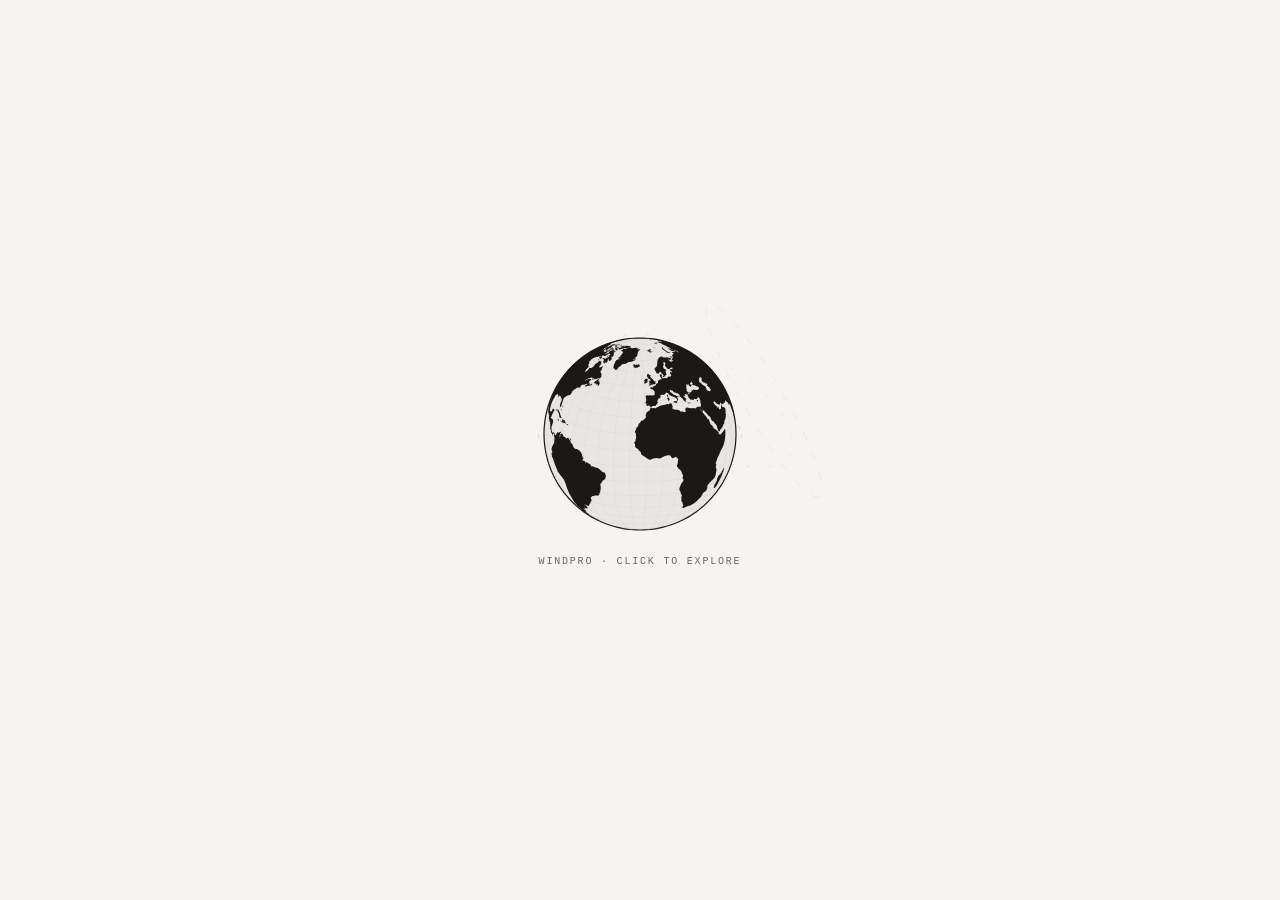
<file: WindPro Globe.html>
<!DOCTYPE html>
<html>
<head>
  <meta charset="utf-8">
  <title>WindPro — Globe</title>
  <style>
    * { margin: 0; padding: 0; box-sizing: border-box; }
    body { background: #f5f4f1; display: flex; align-items: center; justify-content: center; min-height: 100vh; font-family: -apple-system, BlinkMacSystemFont, sans-serif; }
    #__bundler_loading { position: fixed; bottom: 20px; right: 20px; font: 13px/1.4 -apple-system, BlinkMacSystemFont, sans-serif; color: #666; background: #fff; padding: 8px 14px; border-radius: 8px; box-shadow: 0 1px 4px rgba(0,0,0,0.12); z-index: 10000; }
    #__bundler_thumbnail { position: fixed; inset: 0; width: 100%; height: 100%; display: flex; align-items: center; justify-content: center; background: #f5f4f1; z-index: 9999; }
    #__bundler_thumbnail svg { width: 100%; height: 100%; object-fit: contain; }
    #__bundler_placeholder { color: #999; font-size: 14px; }
  </style>
  <noscript>
    <style>#__bundler_loading { display: none; }</style>
    <div style="position:fixed;bottom:12px;left:12px;font:13px/1.4 -apple-system,BlinkMacSystemFont,sans-serif;color:#999;background:rgba(255,255,255,0.9);padding:6px 12px;border-radius:6px;box-shadow:0 1px 4px rgba(0,0,0,0.08);z-index:10000;">
      This page requires JavaScript to display.
    </div>
  </noscript>
</head>
<body>
  <div id="__bundler_thumbnail">
  <svg viewBox="0 0 200 200" xmlns="http://www.w3.org/2000/svg">
    <circle cx="100" cy="100" r="80" fill="#e8e6e2" stroke="#1a1917" stroke-width="2"></circle>
    <ellipse cx="100" cy="100" rx="80" ry="24" fill="none" stroke="#1a1917" stroke-width="0.8" opacity="0.3"></ellipse>
    <ellipse cx="100" cy="100" rx="80" ry="24" fill="none" stroke="#1a1917" stroke-width="0.8" opacity="0.2" transform="rotate(60 100 100)"></ellipse>
    <rect x="52" y="72" width="36" height="24" rx="2" fill="#1a1917" opacity="0.8"></rect>
    <rect x="96" y="90" width="28" height="18" rx="2" fill="#1a1917" opacity="0.6"></rect>
    <rect x="72" y="100" width="20" height="14" rx="2" fill="#1a1917" opacity="0.5"></rect>
    <circle cx="100" cy="100" r="80" fill="none" stroke="#1a1917" stroke-width="2"></circle>
  </svg>
</div>
  <div id="__bundler_loading">Unpacking...</div>

  <script>
    
document.addEventListener('DOMContentLoaded', async function() {
  const loading = document.getElementById('__bundler_loading');
  function setStatus(msg) { if (loading) loading.textContent = msg; }

  // Error sink persists across replaceWith since it's on window, not the DOM.
  window.addEventListener('error', function(e) {
    var p = document.body || document.documentElement;
    var d = document.getElementById('__bundler_err') || p.appendChild(document.createElement('div'));
    d.id = '__bundler_err';
    d.style.cssText = 'position:fixed;bottom:12px;left:12px;right:12px;font:12px/1.4 ui-monospace,monospace;background:#2a1215;color:#ff8a80;padding:10px 14px;border-radius:8px;border:1px solid #5c2b2e;z-index:99999;white-space:pre-wrap;max-height:40vh;overflow:auto';
    d.textContent = (d.textContent ? d.textContent + String.fromCharCode(10) : '') +
      '[bundle] ' + (e.message || e.type) +
      (e.filename ? ' (' + e.filename.slice(0, 60) + ':' + e.lineno + ')' : '');
  }, true);

  try {
    const manifestEl = document.querySelector('script[type="__bundler/manifest"]');
    const templateEl = document.querySelector('script[type="__bundler/template"]');
    if (!manifestEl || !templateEl) {
      setStatus('Error: missing bundle data');
      console.error('[bundler] Missing script tags — manifestEl:', !!manifestEl, 'templateEl:', !!templateEl);
      return;
    }

    const manifest = JSON.parse(manifestEl.textContent);
    let template = JSON.parse(templateEl.textContent);

    const uuids = Object.keys(manifest);
    setStatus('Unpacking ' + uuids.length + ' assets...');

    const blobUrls = {};
    await Promise.all(uuids.map(async (uuid) => {
      const entry = manifest[uuid];
      try {
        const binaryStr = atob(entry.data);
        const bytes = new Uint8Array(binaryStr.length);
        for (let i = 0; i < binaryStr.length; i++) bytes[i] = binaryStr.charCodeAt(i);

        let finalBytes = bytes;
        if (entry.compressed) {
          if (typeof DecompressionStream !== 'undefined') {
            const ds = new DecompressionStream('gzip');
            const writer = ds.writable.getWriter();
            const reader = ds.readable.getReader();
            writer.write(bytes);
            writer.close();
            const chunks = [];
            let totalLen = 0;
            while (true) {
              const { done, value } = await reader.read();
              if (done) break;
              chunks.push(value);
              totalLen += value.length;
            }
            finalBytes = new Uint8Array(totalLen);
            let offset = 0;
            for (const chunk of chunks) { finalBytes.set(chunk, offset); offset += chunk.length; }
          } else {
            console.warn('DecompressionStream not available, asset ' + uuid + ' may not render');
          }
        }

        blobUrls[uuid] = URL.createObjectURL(new Blob([finalBytes], { type: entry.mime }));
      } catch (err) {
        console.error('Failed to decode asset ' + uuid + ':', err);
        blobUrls[uuid] = URL.createObjectURL(new Blob([], { type: entry.mime }));
      }
    }));

    const extResEl = document.querySelector('script[type="__bundler/ext_resources"]');
    const extResources = extResEl ? JSON.parse(extResEl.textContent) : [];
    const resourceMap = {};
    for (const entry of extResources) {
      if (blobUrls[entry.uuid]) resourceMap[entry.id] = blobUrls[entry.uuid];
    }

    setStatus('Rendering...');
    for (const uuid of uuids) template = template.split(uuid).join(blobUrls[uuid]);

    // Strip integrity + crossorigin — blob URLs from a file:// document inherit
    // a null origin, so crossorigin forces a CORS fetch that SRI then rejects.
    // The manifest bytes are ours; SRI protects against CDN compromise, not this.
    template = template.replace(/\s+integrity="[^"]*"/gi, '').replace(/\s+crossorigin="[^"]*"/gi, '');

    const resourceScript = '<script>window.__resources = ' +
      JSON.stringify(resourceMap).split('</' + 'script>').join('<\\/' + 'script>') +
      ';</' + 'script>';
    // Inject after <head> so the DOCTYPE stays first; prepending the script
    // would push the parser into quirks mode. DOMParser always emits a <head>
    // (synthesizing one if the source HTML omitted it) but may carry
    // attributes through, so match the full opening tag. slice() rather than
    // replace() keeps us clear of $-pattern substitution in resourceScript.
    const headOpen = template.match(/<head[^>]*>/i);
    if (headOpen) {
      const i = headOpen.index + headOpen[0].length;
      template = template.slice(0, i) + resourceScript + template.slice(i);
    }

    // Parse the template and swap the root element. Scripts inserted via
    // DOMParser/replaceWith are inert per spec — re-create each with
    // createElement so they execute, awaiting onload for src scripts to
    // preserve ordering (React before ReactDOM before Babel before text/babel).
    const doc = new DOMParser().parseFromString(template, 'text/html');
    document.documentElement.replaceWith(doc.documentElement);
    const dead = Array.from(document.scripts);
    for (const old of dead) {
      const s = document.createElement('script');
      for (const a of old.attributes) s.setAttribute(a.name, a.value);
      s.textContent = old.textContent;
      // text/babel scripts with a src: fetch and inline. transformScriptTags
      // does XHR against the src, but blob:null/ from a file:// origin is
      // silently dropped. Inlining makes it a plain inline babel script,
      // which transformScriptTags handles unconditionally.
      if ((s.type === 'text/babel' || s.type === 'text/jsx') && s.src) {
        const r = await fetch(s.src);
        s.textContent = await r.text();
        s.removeAttribute('src');
      }
      const p = s.src ? new Promise(function(r) { s.onload = s.onerror = r; }) : null;
      old.replaceWith(s);
      if (p) await p;
    }
    // Babel standalone auto-transforms type=text/babel on DOMContentLoaded,
    // which fired before we swapped the document. Trigger manually if present.
    if (window.Babel && typeof window.Babel.transformScriptTags === 'function') {
      window.Babel.transformScriptTags();
    }
  } catch (err) {
    setStatus('Error unpacking: ' + err.message);
    console.error('Bundle unpack error:', err);
  }
});

  </script>

  <script type="__bundler/manifest">
{"95895afc-3d83-4ee4-adbd-045a552fca70":{"mime":"application/json","compressed":true,"data":"H4sIAAAAAAAAE9y925Ilx3Ul+CswvsyLH1n43b3fSEpis0VqOALVY9OwekgA2UCKhUp2oUpssk1/NX8wPza2LjvOKaKOMq3b5mVkBlUyL3EiPNz3Ze211/4fP/vw5z8+/uw//Oz3z398fvv83Z9/ln72/PW/PH7z4cef/Yf/8bNvnj+++/D+6ZH/w7/5q8fnHx4/vP/zL5/fvn385sPT87ufpZ99p2/yN786f/W3H99+ePrd89s/f8dfenj/DX781VfHmzfpq6/ymzdv0s+evv3Zf/hZaeVn6Wd/fP/8x8f3H/xx7x5+wDX+/ulfnn72b/+Wzov+9Hol1dRSTyPNtNJO+TgvvGq7d+HfP7z7y8O7p4cXLp5zyiXlmnI7rzrr3dv9P//miy8fvn94/+ll7y1E7imPlGfKS0uy+U/RApWsf4r+qfqn6Z+uf4b+mfpHVym6StVVqq5SdZWqq1RdpeoqVVepukrVVaqu0nSVpqs0XaXpKk1XabpK01XavL7XXO4u/y8f3j18+7pVuuSd2kptp66b6bqZrpvpupmum+m6ma6b6XqkS56p67H6vt7ease92/vnd08fHr/94ssPDx8ef/zi+b9+8fMfHt8/ffPSbhlHGjmNkkZNo6XRz8+qe937rH94+MvDH77/8cPDuxeufsFVRxozjZXGvj7HuP8cf/n68Q9PP7n2vaWeR5pa3KnFnVrc2a6r1u8/ye8e/vjx4Yt/fPzTF7/6+PTu8ZWvd5Y09dbmSFNvbOptzZ2W3vnSbS3d1tJtLb3zpb9eeudLV1i6wrp53/X+Ov363bfP7x5/fHrdLe8jbd3PLmnXtFvaPe2R9s3mP+5biZ+//+7x3Yend69cIHyInmbvdNk95eNI+bgxoLnf/axffv/09vGljbVSPkrKR035aCkf+IiR8jFTPvCznXI+Us75+onr7lr+7eMPf/PFPz3+8W+++OXzu++eXzSwJWXY19xSztcDM49x7wO+fP7h4e2LlvuCa46UYV7zShd9yPXUtOOucfqHx3d/ftExlCPlAu9QUi415dJSLj3lMlKmQfZzlH33OT5++/KZ1/VXymWnXI+U681LaHeP4i+/f/j2pSeocGz1ejzub9j/+PD04SU3fMm1plyvbrLkuwv8t88/PL17+ubhHffJ63ylnVW2t8p2V9n+KtthZXus3HLKraRsZ5XtrbLdVW4j5TZTbivlttNljJT7kXLPKfeScq8p95Zy7yl3/Gym3FfKfac8jpSHLEAexf/WlMeNnRyt3nv8f/r442tNTR6+3eHHHrcmpt1d4V88fP/ww8OPL22Bsa6vq97dTH//8PYPbx/effvFr3985csa24535JTnkfLEv14pO5X8iVeZdz/9H5/f/+nhzy89ybzxtfdP9q/ePz6+w6O8eLlxXZj7buPv3//NF1/+zRc/f/fh4f03H56++eI3D+++fXHR50yXebUQo9y1dL9/+uH5/eU3jz9+eMmE57lSnjvldaS8csqrpLxqyqu9SV/ldWNY893H+fL544fvv/j5f31FpHPJ67pC7f4T/Obxx+cP37/kBC44eGukvBALr5TXjZ1ed9/mbx//+9M3LzqYfaS8c7rsq6lb/e5u++f3H7/7+OJ2u+iKK+VdUt415d1ShmveI+U9U+bPdirHNRs55t1l+sX7h788vX35Q1sqBz54pAuCgHKU69XH3Wf6xfPbp3992WHi/i/lqLh2SfiiHPjA694Z90/W7x7ff3z5AwY+YCT9N1M5VirHTuUmZ8vz7v785fPb5x++fvlBdMmcSi6p5HoTuub7oeu7hx9evnCuqeSWSu6p5HETDd13xM8/fnj44p9ecaJKHqnkmUpeqdwEKv3+Zv3Hp28e3j989/EV196plCOVklMpJZVy4/fvp0H/8fndtx/fv+hGLrpkS6Vc90opd8OJv3v7xZcPb//14dvn9y+bGdz4SKXMdCml4v/hf139Vi13b/9XHx8+PP7w8PYVxmylUjYufrXLx33D84vHt09/eTGqhh24cB/WI5WbuG2Nu0vznx/fPf7l4+MrbnmvdCm1JP138zrL3e3yq49/fnj3iitjIWpL+u/Gc9zfKF9+fP/EL1+V0JTjwCeMVBzMlTpTqSuVulNpRyotp9JKKq2m4sCtIHA7N1f/d3zyw7tvXnw35eipNJqjeROx3l26v/vm4yu2a2k3br3evcXffXx8/+EZRuEl51XazUa/b2T+08MPDy9bmNKuRiXv+xnjx69fcWByKv1IpePfchNc3HVx/+Xph68fvv7Ty6dm4bI1ld7SpfR84z7v3vIvnj/8+KfXbO25U+k9lT5S6Tid/Zqv9Pv3/o8PPzy97HdKX6n0nco4Uhk5lVFSGTWVcf2Qse6ntY/vHr97eDEI0JV7KmOkMmYqY6Uydirz6kPbuPspv314+4pMLpWZ0wUfceHTzOsrbvcj9d8+fHz/9OEVqGqZ+ISWyuypzJHKTThc7scYv3h89/RywlxzKnOlMmHG5kxlwdpglbBp1/VJ+n0z/I9P3z2+6JvwKRdcvayayrrZSfeXnxd+RSgGj7F6KmuksvAMuH080MKpmDcH+b77++XDD4/vn59fXDG+hX2ksnMq++Yw348of//8IrBzKbuksmsqiFr3TWBw34796vtXHOIycavYmRv3PVPZK5W9bwzlfdj5//m/Pzx+8e3/9ut/fX56/7KTGAWLndOlHkfSfznVo6R63Drc++nmT2HQz35MxSe0VI8bQ/HSVS+/ePrxx4cXY+6yd6pHT/UY+JCrOW33/dNvnr5+zSbFQlzqMVO98aFj373vL58e379/+OI3j8/vXrH03OwwQpOvGpGfXvr1s1a/byo+vv/D07uHL/7+4ccXNyowznrwLCOvQhwIZK8eN6fsfujzy8d3H94/vHXa/BlE67OfOFPNR6o5p5qxydbEUt584H0r+xpU9QKDcam5Jv13g8rdt02/evj6FcYCVqjmnmq+jfXvXvTv/tvffK4a8JkrY0lGqpluGWvSkY72lSrh25sTt+7vsf/y8JoEER/Dx7jupXZ/L/324e3Dn150mj3VcqRLXi3VkvEFnwFHG/dfy9U99+O+C33+C57gv318RZyES5cbc30fDX788k8PH57ePb0uPAf2XwvOds6G8Y6G/4Uj2WeqSB7PqOy+nfr5u++eX05kcNpySbVc92i+vz6/+Pj+47tvX3oZteBt4ClwtyvVslOtR6o3SVi9j8b8+sf3D48vBmK15lRrSfUm+Wr3k97fPH798O7F81VvAPR2P8n57cO3D989/PjNw4tBCpfgJokrs9/HQN4+/vjh6TXGuadabxDS+5DNr15zHmvFPa5U69UAzvtRwu8/vnv6a/z8s5WTVNuRaoP/xtUbDS3+34CNuYlpj3y/Vvf2VQEbd1urqbaWauupIrfE1rvcLlQ77i7Uf3p+/3I1qLaZasOj7FT7kepNejTvRz2uZv/8/cPXX/zdD0/vUdR+6ZN6SbVfN/a4z6T4Px4+vLgNa2+p9p5qv1mM+/Whf/j4p4enDy+uOdYZ9gg+ou9Ux5Eu/Ma4Oeb3g9hfv3/4b6+ziLXnVEdJddRUh/CIC1/CuAEl+v1d9L//8MoKfHWdp97Wefp9y/6fH959fPjwUhRYx0p17FTnkeq8KSDeT3l/+fDD18/fvmLj87Il1VlTnS3V2VO9qZ7McZ+C8/3D0ytqMRfc9aXOmfTfSvUm/2n3MZvfPDy/iFzWOVJdR6orp7pKqvSqc934ovtxwZ8f3v3wCgvMBIKf0VK9rcTcv/R/fnr88O7hh9dtmYVH4H/21rASC/+tVNdOdR9vbkzQv1do+/D9F//w/P7lWE2XvUkmXioqveqqqMPWmwS07fswBoLg15AAVk1147+W6u6p7pHqnqnulereqd3UZ2q/HxG8e81RWCU1lGfqvjrx474T/8XDu+/ePnz7+OP3L125HUdqn9R67ic+3398BZMIj99uIup+P4r7x8c/vgxKYVnb0VI7emoHvr5G1v0+5PW7h8+Qkz4Xr+NF4Y53urRjppaP1G7YKMf9k/Tz//rd9w/vXvcpK7VcUssVn3ITitzHiX7/8C9Pr3wEXLilC68+bvKOPO96wT+//+7Pf3nVxVu6wEjq9ntqN7Wpue8GfL//+P4PPzy+bnHgXFvG0mOVdmrlSA15TssD/w9f4cXfJCT1/i799ftXfGJFClJbaqWmVpCBdMRT7YaJeb80/+WfXxG16SF6agV3PlO7qSsd/W6x8OfvsWqvQJtLamWnVq82Zt5nan35p8dvH1+GN/tIrebUakmt1tRuEoZ8PwD5xePbh/cfX3SHYLu02tMlj5ZaxUfN1OpKre7U2pFay6khkG71+qLX/eP3z394//CKjAJPcmmtJv3XUms9NcTQ4PC027LK/ZDld8+viCYaqKRtp9aP1HpOrZfUek3tphJw3Ed7fv7xxw+v2VhYJqwl3lafqWHn6mNvcMr7Yd1//Pjuu4f3L7IQ+FbGDe5/n5v52+e33z7/68s3jnc9cmqwV8Al8QQXvPlLu4mqx33G9j89//CKCsClVRjDBmQHrxvb7YYu2+6/gd88ffj+42s+AYytCzdzGyPpvxu7e79M+puHD69hS/CVwmd8QqK6S/r6ux8/PL9mXRruE34Om3KyULpSmzk1mJOJb7bUZk/[base64]/7y+P41CR128qW0nvpN9N3um5TffPzvjz98/fzx/XcvX7mmS0cMXlpL+KLfhs337/4Xj2+/e/r4w8vXb7h+Tf2T4Pl+SvX44XutyUuutx+43xuq1f263u+e33/4+IpKcT+wwqiZtJL6cctJvl+j+ePDiyXWfqzUb+Ljer8w/+v3j6/YEP2G/tXvW340Fvzy4e3jtz+xo/cMQDeA3bN7RbKbRbK7RfINfHPsfyeHffv8w/O7V/Nfe3b/Sb5Fce5XGPBk/+Xx4SdLdf/67mbJ+7bh4O7uZtTyCs58vylS5Pvk4i/fP4Hp+odXvgQ3Ml0GqiIdWA6qeSBeX+rOqbPUsDpwFxRlUOFmGt1ARUSSfmmsP4BOhTTwgvTv4myq33ZB3Eezvv/rbovPPXy9udR99Pnh6U+vBPMuCDB7aakXlLIQRMni4cO8Q8rNDqn3myp+/eHh7Z9f+aFzpO5esF5uNki573r+9hFI1h9e9wE9H6m7vazXmzaUdb8MaAj6H57effft80tmtt/kFvV+wvTrb35qXO4XtXpJnVkGk9ayU3cX3AXp7KWVcXuU7ud+f3l8//XD07+8onMDtb/O+BN1AMQZ/bYQcx+Y/tXj8/vvXmviTKHr7ofo7ofo7ofo7ofobuHr6OG78nnv93J9//T26Y9/fHr3V6WC+7HWbKm72eKycupwwPDx7WZh2/1zhSrrn19R1ultpH6TEB73QcJfvP/47vHFwi0ywUtjpLh36jBLvdyitHfxky/fPv/rq4CAcaSOHpNWUSG+iadKu3vzf//0mkaFi5LxwUfoqfNZbhGS425Cgrt/+MNrMpKeLr3j1ICS1254ZuX+1X/5l8dvvn9NkW4kXLvjeN7Um8r9ZqS/e//04a/B5Lun42wLdV9ov00y7sf5/+nhj6844HBj5PjexJjjfubyO3G1X0wf6mip95l6vwb1a92FCf+vxx9eho1UjwSfqXasOBxtb6mrZIZvD77lnfptmr/uo1UPH799YknxtYbKjVJ9OAZzHa2PaNm1IRs2ZMOGbNzGOPfrDGcTzot+fh6p6wx+Phj7my9++ec/vgIs67OkflNFzvct0esuyFJ17qnPm+Ti36k/Pb9//uZFCvEFnYkdxnkixILjuwEO1r9Def7uz398sQaL1scLOgkvhZWzxv+HBZ7p0m+astr9AvJvnr5+sd3ygv7QS864e2BGSOM7NvDcqa8bi3Tfc//dh++fnv/4CgfTa+pwYKAKfHLt+3WAv/2Xp6+fP76iRzLjlIHW1hc+pd7dhWpyfY0HyLhVLs6ROsLofENrWvfN0T9/9/Du25fXHQai8Kq865sM9b7v+qc/vebSAC/6wn833vw+leQXzz++e3r4An2I//Hx/V9eJNk1LDOAnwvQkr5W6jdtZeu4a1B/+/DNZ3LMz0YOuDiKL417ZR9J/3Gl+ME3y3Wf0PLl4/tXkNaAJPUNbw+fg+e5dH7rhn607zYb//b53QcQzN+/aC8a3FrfADr0IPvuJv2H5x+f//WlC/abaui8n+H8/v3Tu6dvH77lC/7989cPL5Mc0Zh+AY/ygg7pC2zBhb3e/aY5cd5HZ778my+iB/vNv6Wf8bD9f6N0AkYH+YGgB4LYWIt67cGzEwsUNM1Okjc43mTIk5NdyXEWhXeafNzYV1DRQYOeg0mFkg4GRstkUsH8wt6L+FZUQlsTCQg7mwGLnyUewP1AftcWGMstXIgrIhpG8orctR8zBaQkRAnomvDoXoAaD5ZsWLEhno9rL3ZNI/pF8IuSGHqCSU/YmfQE5P9I/8GTAJOkNzNJABCDbw2sE7Vl/N4A6akxgEHYgviFpCgw0sjHKQqd8BlIFOZgZz5DTNp0iAB0CgGkr5AKonw5Glu/e43GZOiNoB8VPWHoPEPjGVvo2KJX1bPIpq7iLin0M6rPFM2gbM2sbDBimyN7EZu6+9iFh1Y5trkmtpyHOsn/XwRg/mdEWro+DxIk/Y4ECf6ZKX+qEYJ8EEEA0835vywWkiTvEaICIWnwPyNA8FeCA6dQwGc6+lP04l975z9pk0/R4R6t6e6HS9FzFq1i0eUVTNK/YpSlawGGKG6gODn+fQVemv4K30x/hUemwBGv0F/35v0E9Qp4KlCkFMDP/ySoke6ke+l/MfdIkTL4GnBnb/7tzb/9242h35t1s6PU+SZ9NTY2UPqKbdozv0kor4Hfj2+SFnBZ/C5M8az4CkZmHGjVZ1s0vofU+OKXD+7FsXDtPlPBvxfUTwu7+y+FTHB84F4AU7Hl+EETnpG/AgNVeP26oVvyJn0Fdhg/Z4RMwGXj/9IRzwnZpOPIuOs202V03t/Bq+oWN0P+N+krwrR960/HseBL5sq8UzrnWRY/C5QOXofNU3ngRpD0cBXQ6lH79C/mdfDP2ZnBx0OTxORTKI7mPQAqzt5II6MvtrXmhQHWV1vhCgBNLlWXHFC20RPjFek2iUoP3kflyuOvaks4qUld5ZcWMlId5LE69fbmTOvQCqKhjavf6WH1buF0YlUP/GHPZWgDyJ75beVDt5dz2ltfUZVEf7o6KsF99KI/PdL0i4a305MhtOALKWrLSdRW6LZFfYFi1+bmBsiMN7yEJVMoQq0w2sOxdSBygC+gelKbPtAtx7gkK8c7d/xk4Z70+mrTbkeby/V38fF7H3i4vRLPBsKZC7c2Agb7kokIZIytPQvcn3eA+K7Fb6yZxph6OTld1uZibEZTuD62Veado2fyoi02Fnut8HE1XZa+mY+1UvMzom/[base64]/6PvTIWlkCOsorZaGDlieJHfxu51drTrzEzEmv0R4d+jPGOBrMxaSgvWIhYRXbTc0G/at38ifnECuOoJmfAvCENsO9lh1pp3n4CZksxE/GlyYi56CXU/c4agrw+XiPQ/bTXL6Jv8EJ4MfDzQ2cz9QKqTwVSMYRLyA3YImVf60pAsXm2QPvbRKwiMPh3hD+Kpl6IthV/SUuaTom7hwO5AeV/hxAxBw4dOSzCybgg3LD0ZkjXZGvsh9sLUOj41evkzPMmFYtA+hAUZjsmmYG09rYbMl3yK6tGlJ0Fd9FN7Skn9CyMyFQLB7yS3zJuAvaHuQtXEV21ajMdc7p82nOXCmZHwQ8/N60GrizeDXICHAWyBmyTsAdSX7g2XGiS1vbQDQfYeviHhdd5YGzz+yJG3oio7nrTfO++K9wlUNOwE4wrIP7hQ5QpufQaOCJKYNvRyWNfljvIfG5WdfY+X6Ib1rWqujpE5/xGSEN4L8u3FVgLvQAoFi79fFJrmtyAH+GM142Et4TXJhFXV/nQmExuCdyhrgAbNeH3zPivsr3FxslL60rW9jCXSY1A+m985CbNUWQMtb6aefrstrfHWgpI5N/SFc9RjdJpfELLuTy1h8WPhYfgq01ADF0VSyqMHdC3GgPGP1Sx/cVtQG0QpstUfjvOAgD23f83SwzlNjI19orC4scOQsW3zRlim618w3ACyEXyKLkwGC+x1ysLn1tO0YQS/nlVA1KbR2NTeQcm0VW84O2ar8FbRH+qEQBf6dhgKdQ0P2Ha2ovcq11bQLPxxqQ3QjSLrh/7ljcfPcT8i0ad8BD/issP1JsQFAwsL9Dg7RRUEEX/uQs7pMnk1KMPBpuRry6A0IRNFeHknBCFENvm9kyJfOXc1qw7TRgOTV4ZAG9yHPLxvOV0ReAI8IK1pZ16XBX9wP2dVzf4aMJ3tn6bOwEYet/cHvlnB11PhIIk5diuK+ynIc99yFhpePTtgrcyddSHaOc3JpfmssIGtjU59iyDdieebSS8SddJn7OmSyAYtMbgYAEI0Htynth2XjUdV5YoWGfwN8T6ECLGSjLaiIYwr3DTby0u5fSQ+uMjYXi5IHtqA4/ZUG5DIQNteuZ2FftY4xMbSmkBRghQOCnLTgounpqOCsZJ/mTa8nkAHtaHMWB33opuGJONI6tM0BeCkXgnO3W4K2pXbqBWJNfswLKSDjDNDL8M5ZYbvYhCwPQHetl5cLg6QLkKKLHoHItTYerUDTy61hXXmlUnPEHznChUs9/16viwg7FxyXVCDVYfZlbevVINPE1tMO2iDPQzcHsVD9MCfGFiPx+ELW44jIsPI2sYr0BhfU7PQ6UaGrelGAB5k7AMw7vGmdT07Fi/hDfRoMl4Jo7Ft+4mX2xOQOeZ7COW9JpKPnaxkpe3NC4tJeYkLwaUds7a1WZHKnwvB0kSOCCGN3OtapfJfU359XjWBwtwje9GzQgtMGAaind4bXV+1si3JgQJxa1J5jdVuyy63xRXwnb3/Rpr7Ae9Z3in9nrkh/yxhjpTUbDQ1RPMVcKx7MyQhfMytrIzyAXC2kD4cvNlc70q7dbx4N1koRSuQKFQ4B2wCO2/Ego6UeW04ROUIxpdVQdrBTRwblSAOhuz9z7COtqRiGWq5cehXS8HeTwHk+vXGVacRJlUdn1MxIqiYjLaVu6Ny2JY8OtUy7EtK1mpPm2D4geSm4A0CQFRCiRliOSDxhDuLStaY9HDMR/tCTdqgxcF9OZOO4MCvYNHX7esJhnY3clArYd08dWcZiRUeEZk/vjaFVlqOArJhCc1YZi9YFumZyyEgMi1Jbmmh9Su8Zm7dXuYG24/gh69rakSM2MIBimwjqECk4my1NO47iI4HCgLKfTkvEM443pEt2hMJcSCaryltbuDy26UeSCEPLU8+wvyjEgoemWYdEKj05Mm96hUaaBz0+9cXoWqmCYpeAy+Qud8qNZDCqdz/FRHAoI925wSyTug9EL8PxAGIM5XEEXWQTlHrNI15N3tn5Q17Ld+4DlTeebc9cd7hFR+K1sggka4gjyAydYSkEdXwGGsNEua7We0/rWEZcSEvUsyCsuXQljtDUVGBK76XDzjVibsq8IDMaoFovl4uBaVZYAKfQhLchxlByx3C9Ou5UnoPqLSKo43Q/[base64]/[base64]/0f2cB2lv8sjGd0AqkJoYBq+zfZ73zJ8wTihPVd8gHjJ5eCMn/WKwFP0YFYjVhRMaDBnJZkaVbqAhhQFFamhlomz+3MlLHmVUiq5u4sBPIZZUMar9FqzNMLoTp8GUpcmUWqEtGPU9O51Nl22k2+m4V4WrBOwmOzt0WaXQwh5tNK0yI1g/SskL4xLthVpfXbQJotuAmpy6m/3desafcu/4UeKXtONNzzNCCQ2A7dvP0XyYx6He0MDSDed1EwY3jBbr2FS8MJyCUKfrmOtEo/dFanAC0mL0NQFLmZer/A9PXSodmnVwbB/WJX044owkBScRgMkuNDRnCJst8xOGhAvgTFT9WSJu0VV7RIUSobz78IrmRDmYwleCuB6bOqzftfDvZQoAkLS7lY1yf72CXNXZRF4IYvcm2NZnj72YuzLUR+ZwEiy8AUxvUzjpGgwBJYBvTnWMnBISKgz/vKjocJ4sjRCJg9TuyHG4w1oRp3O9C7tFt38EmfraAXW10VkiOshYIdpVpEBrK+HqQQZUdvLUwpMa+pOC8HREyg2mjZaNT14k0h0jsM9DYeanhMw9WEZRk1bNyuS/zH0Y+0e1X802YyXpgjhNsnYJCtk0YDhleifTrZAtX1tgmIhlXPgntv7Bl1tmxDFsbncMVQUp/ybMUx9wTJSUEQOUJVUeQ6ISQscx9KWCCQ3AOV4tvn++OOIW+nuCJWDrRz7DqZMIALY1Qiw6X36RIJ8Bh82hifQNbFyCKX5ojdeBHwzhKjAlR+uLOJozonRs3WLkr4pkx5YbLgdURmpRiJjChX7SAxqQ+G5roWkjjOcM5b2RZK5fXE94uOA0d9u/g9AiETps3qjNMPUq90ZCvhKG0uikPD+6MAUXWiAX4o91qcUsBgjU3U3HARkkyIEin3ElFQsXyVQCZjFqrHu0AFi2zcshKYJA6oRIM6zJ1HL1Oo14n7TMNxcAtYatD/8hUXVLJ2NXDB9Je/BOBdDlQOgQkWaIF866iTZ5lHWWab80O6rbIsl8i9+glqEsM2Jg2nrngE2XDrChIEaHTIQM04c9j7ux1DgQ7yPprSM75iRyFKJgqagORWRY4mmJQycIb7lmemEWbQQ6zKcNJkM/WbQCPHER6Qq4sYoZ9P01wKQwc5zz/BUEKHEUKwgqOwscTsnFKxrHs5HAHCJlOJJlttJgQ/ClYbKniMhHtUEcDZcl7H28jcgUT69fSoiTsVvRAOsd/oFM7wA5CoqBBmdkdYeAK5jxbWAZS47mO5DNphfzjwzxCH1UHCbjaNozSk/3tt2prGwS4MsglQ0S1iHI/[base64]/[base64]/lQI4MC6GFOE2dARdyULEOdry9So5aDscC+RS933V9p4toxzgDJEPCLZ/xI02fK+F4Mcoy9VSOxJmwxc7A6skrsWs5e2d0LhBQaupRkOWkE0eTO5RUkC2wwn2U01BcqpwK7XqPEzCdr0Yewq2uoAterAeyBwaaLb2NIVQTd3DZjFfD5jRXZo6VtuttDLVtAr0HcJZNewNCnB29IrXWd5HEGKhjmc/2N8rLWJkIA9go7RedHbHXKBshY17+qp27GwYhG9OYTrwoenAxuRI/r/O0hs5tGcbo/VKnt/lrVgi033MvkbRcWOJzfE8ZMsYGQcLsThpkjA8QOfoa5+IpcGOgHOEkkBjjuCuAWlDxHZ2PlqrumTjYuSPbcTINDJQxJs/e1owbBTmRb2+GQguqx7jW0wolrvlZ3ZADT59NMYcAqSSEVprDiW87mZUmHEatdTAmVsqJAHUpe0zZhBQssSk4lAwbQW/GpMy9HHoM5xx0ktVYQz0cLeCRbCj7iM0H4r0pX2g1ECsuK5yDDam2YyDxBiKY0xJIfpw7AwXq7Y0PZRX7xtRWiQNUFehk9Eroo6mrIfPWRFY5NjoQGHG6UltrlGzha/YJ0ikggfNlKEBz382wMGmDsWfvQch0Qt+jALApnSPmKwqeoyj1A0Dgeo49Jcc56Fan8Q/vy3KWwXVnsHSybmOrbrKc/1+Ygw5te4XeS/wGjGjVa85oLmW84i2ZDxf7eZOoqY6yxBIgScjIBU6f/aj5F+hakQ9PQoemcjoSjfFRjHl9XST9ox6y7dvhOvHVrGRMplFRwjBV+ADNUgaZdfolAmsUHQgn+awlR3/CyoijeA2z/NdsKXj1s4IbOsP/2cKgNqkgng0iNh6G61V1H6ynKS6ZpHc4AhOjRGtwDetyvDHOenPtFiie2EBTVaY37J0AUNmWuSHddFpWmqIID+zI3uuGTyV7YF9RbaWgzi7DgO3pV/Ap/5PMdnt+BZXLhq4bTYOI0fSvHqkbkh7ThV7WJr0PUPCWrZktDVW5wD2y9YfaUnEgubo3PmUCjK1C+dtQLjkr2mCU77LVVEFFn5YDKeSNXz399azUbXIzynPCQhAku9AHbNobl5d1rMZEfbtcweCKf0dS+nKRrlxjLtJefEzY8LpOz2/[base64]/BKXIdoHfDrlyrsuJJLiZ6dHY48k33a9YAo+vUmSRivUUQPfwImVO1tBVzikaNw/zlgU40YexlpeCKI/[base64]/MR/CbG6oYcUZnV/RQUO2cfrmzOKLURJbahziWZL0lu1BsHbwFDIKI1f7Cvk5gjRQFjPNNUA02/UBDELNjdgwOMnzRdDbxkmj2TgwZL4QZASXM5DYkCWGCNMrOIVYXIQbtzGS7vSZBwChoX5Ved/o/Aa+GvLgYOwKerPkUz/CHVW0uYAN3oVLAh8IeZpmqMo7O9sW2H5O3M+MF7ag5zUCP2CSXQUIwU1Gsvy2hgns4e/RXdfBCMxTJ7sp4QGVhPtsPwcJG1t6hrb1cPWUFTypqjtgXK6wiWF71+P4vomFhgH6TRWdquI7gpdL5OROSx3O06KqD1OXdwGYs/[base64]/ZBHgDiEC3IHhirNFkgKwZMyxtdDQx8ZpTcMdPD/g6g2om8yYzHCfqxCm8atYpW/NsTFYLlgoMp5uvx56lp9nESbHgiPKew41EBCe1VWnza+R+0ehB6MZMUKLCCntLRG3kXIiRR4TN+W1n24FvYwG2n6UHHfuIRjy2D/h3EKzNMmiHp0vInMVgaJiz3JykrpwiOASiE/ArSnYKu5CQ6Of0qfP0RCWS7ub0G235+YqemJ5TmFbxIJLKsw3/wALwftcGdNz2ofO0SuAnLBmJZ8S6hHJ/bhNd5Wr925BKkYyWgdULgwS+m3F6QNKQVWAn0j5UQMBkRrdXBnG/0FweLpZQ4yQQ72ADnBwBsQGFXDEX96OvALbALpGXR/ejA0qMJolMqqVuBBHdX0YsJLa9z4hPEARV44zusP/V4G/vKXqvMGsyFhdqwD27qA3jLEqRvsLv7MJhB0tFdLxbt1XwFBrCmFcQrkT75ohaCvm4/ojMQZclDJMqGWDGKADuZ32NB7tec80mSkRWbqMbOwo7t/whLHC5qMw+kMBf3cVI2QS/jx7ABMK/pTe/7XtxIbVP4RBWNTWq5DiDKIgLNBEbwqSSthCb3kkeM02Wi6H2pYW9VNMK6onEokIv3sGFvQJuKd9lo7d0yt5wk4mbS4adSJc3DW0El7WhJgVetPRHMo8BpVvD350i5uoRFOB0CMb+zKYA/trWmf7lHFigKzvSABMMjYKzyEPzbGFGu6uTCqB8bpbBB7sPD7JSJu5OSv6RVX/mtkSBesCokY+lco1e1VPHCnEO0305e6UC+TqmSVToKvYOxNaI1qJphjULXdqNADAYrVBO3oQ2sqUPvfrLFmLFEXwKbIHgqIcp76C+Bum6Xjm/1NbNJ1s651CamCDMd/kBNqioZU2Jrn8FOt/[base64]/XXXA9kBVbWlPjjBJMmSWdzuryiZnfwIKKW0FFI+S+uG20iQaDufq7qj7uauRgc62ykrvFQ0GqoeQSKKnBOLp5cDRtFkPzj13pokPJBTsIB47BsHhtS/[base64]/kPB91F5zliXbqipAS6qidkc/pQqJnBcQD+FAVb4Cbq6uzRQmftRL1wtLvnc4UIkYysvpF0pyUkbCBxkytVRZHggzzHV3xGGcOZDjajcAwqm67aju5bUHnEnC7mH7m3xJXyc5s1sFXP6ZSt7MLlnrIfG5wVVpzd4IrmlkcJ8ZOfDgee41T9N3la6EApK0SxdQcQioIU215wPG4wRecfkH13gs/gqEkgbFqR2OqH5gwovlCMlz7lW0O3UiruzhJtbCKyFybExg217ed+A/71+txOrVyjcfknIC8GkUEmGvyrEoAYVFdGUf2HBVCBgtagnw4iKKfac6Tckmr+GA39wFTK9k5GTroTCYFVhLU8B61Qpih0LzYh5uvCXUr+yaqIvLSETxP0lJN5eXaKJAgo0JHHIZlaB2RUG+zSC8+nCNLyNBsyMCsOfFJdF6yp/TL2naqYR2bfGMHkwyWJA4jA1mjc0tMMVFUmqPcHkC0iWne9pmVBDF3UEbJK7SOWPjSwihQQ2E3hxTWxgi4MrX2nJTlPj1YMhpH2npFxfnqArJABV1koqXg6P7AHYJOLGz7BbGxQK2NtLCGEtpNg/[base64]/4iHhJVRlvCkmFdB0xLskjBbEFhX/jmh0giZMdc4RHbBpy/[base64]/IAskSq5DoBz7s1BfjzjeA7JG4m7V4eyTyTtIULBMM28Tercagk7NT6CZXNZ8m/HkSz4+NcHvznQzGR6RSWcyaKiC0rM2Hyss0kmn4pnlcMO9SWYSTIP2leKboOYBcksV4UoXTCdrKuzEqzRZqMPazCV82CvFMFkW12ibIyR/wBrwtYA+8HI3GLLggvEbD1IX62ZVnM4mI8dVQJn2ussv6DcoXpp9qYA4rh7M/q6Wzf+sxS6jJYWTy71P6bP6xSgN2qazBpJvJauDFJf1RlAc3MLPSqp8nErrZAhPUBlr3vWaLBVgQD48hFicZ/K3R07uVWHxB+xvHokgNRKUC9LuVIk4CnM36CccZXRNDmVdQdRKmeUXVmhrScq5RiwnSAuOvYcdeWaTAyEhK8TiUN6BlztotdzYeeCX5npUWKImt/QT/[base64]/[base64]/IJNHd9jkh3Ut1aQG8X23aSi10myITSkDeGMHoC6YVlqSFRPOGFFc35xWBerUU29LAd/7OwmGrS7ojCHd4YAhWFxk2N7wAXFIfIFsTinw4bd3oyqxHcSOvGKRTSWM5leL0lSTZZEr2kY7PblIWWFXeHCtwCDNxTJHkYOnzONZAnIPkxI/JO7zlosZ7i6b1Euo6++SOosN1OUmIz0sBOUNFfkQjcQmx8gHWXJ/RdZWdJzJ6VqQY+hTAKMvprdSPudyvy1bSES9ScRpsfPYfqsIJbdRxRm4CY7QItvyltjM0KPBl8rfVySNolEWoR15HiFc3MJy7pfKyVK/yMf0FniQEm/[base64]/w+6cycDmr+OVspjBXEp1AptFhIoMP5opuTjIH9fbmCe2R6tJ9FHoQKsha1e6ONrCfHjAVEHIoo+RrOkslTmdvFEB0Vw9aWa6Vch+6wMOyRGVM5Vln7xQLBubQo/IheKm5xn/pp/Yki4aXEM5unCfb3HFcQzYAY4WP6AorfhmIyy3kjYiQ3x2HFQOu4RIE44N0cDErLwe0cqaTaAU1gxPNyufQgwNufCmNLyvkCOjH7YVd24DIt5K9gk5HIZbNPSpIGFRvQWVdXHfcajfoNk6pm6Dww0jnU0p7h+B/QwAw2rECLFGrTBYAqT1//o/I1o8FeW1ljKWFNDBRV5tTHOcd/SshE6aO6rhEhp3x8UKk4pWv+TSeQBsMhhAVd6PTtkNg0/gRhGN32x72cGwuCpc8oyU2nU0YPfHlUCOjOqN2JzEbaepnHrWG/hfrWNU1Zm87aO51t8S5lANMIxpbrMfHekcO+MSNiZnNBNEyVU5OMbtGAiRy3neEXXdcK2yiBhMTaFLU8nJUAthUZWoO3SprLOOA8s+SoR1crsoW/CM4XIODT2WSEMcb9h344NDPr+GnQfMqQX2rQZSlzIbdaSGyofpOHx1aOFwKanXUeqWenOS6EfsJI2ykw0pGgEgcJIupTrYg47R756ucNSTz8sFLu/[base64]/[base64]/FUJZvE7UzK9iOSodKjW7ezcHVrWcbADubPEAC/RbR/7IKVKPWcfipasg2koeZoz46NEiDxMFIKKXxv2Lbhno0AkM/IZV53jidcEGTisdBntlpnm1VYdCY8rvVBOIZgkN7qDERWYjIspcU6WY+qVlXbj6LnTW6/[base64]/hlCQaNyhqOmmGqq+5BazwFDWXdWDh1Y0A1/Y7anPRYQfI8wm1DBXc17HEZBRKFcTizitOuDSg9PfzVnS6lO9k8D1y1myLQHxTMgtwxFxpdiBp8JrXDJzbmQO9xp8u4qJi28ch6niggUMFgvBx+qUKBS9gPBqPItEKnQDG71YWVfDK6K/wKifErPbFmXR8lDcDWt1qK5x6lpNxs66i0NF3mXORehYrhMfqpIqNwp0laPOOHwalSOQif6w9ZN9QhBA7nyd41r62VstUqHmwYyQdYUDkAvMNLhkjFADSndYz4wJZlifM4BgSzWej8gghvLhwswgH2HvWE/Utg63TfPexaWYbMjeEQRfauhkZedNJ/uQOYkydeoM8ps8S+SdA2r2ALUQrGDxxUeZQQ2PRD3RJY6Ioufrxb2aLZ9i6Mxbu+KsbvCaG7O2QJoVyK1rd3dVx61ZYnAXan5YZ0EQnQlOstapAlE9koCp65m5myW3QskP8Y3GyuFYidJxhAGbyJHVQUDSc7k6bKH75GrpSmufISZ+vtTLxhE7wzzdk/ygwTpLEuTMx6ZrX8I9qWMXZe3i1qQjnV4vFLQBS1hXEOUES4/OmLJSytlwSuURNjAgSlMMg7DWUIDnARD6qtFQjIRb45z2vIpvAWWWlig6fJSxo4UyX5uyzFMEZ0jOdEFiw+NAxOIaI3TTIINnW1rihdYSOqcgWudhVEArgeyaiw/TKsEm9JD0YOhYBQ/cxiwGDzMFNRpJnQcECtX4Bokm5ZyHE2K952yQgTiUS0wJAXWv9ugRWUhXxR04R7GQ+OYpAKx0G+ZTc6ngkHpcd9NxhuCMf02bPUJKFsFtNk8Gx9ZYYDGWhlx/[base64]/CLh0/yTr5okQuxQVg0i6iA48lkcseErI0F5Zzt8iU0igCwELScVhd1biZTYGY5dopdZwZl3F+thPq55BE04/JkThhZSHhgHZNjq/1dLnc9KHFsoJ7jlGghich037NyNhJ/SZGNqltd7D3bcbW086p17kRhG8jRT+jNzo4hxeU+Lf4CF5pi9bbejW91EVy4gRJebmNSQk1d/KAQmneC0tBFkqEHIEg1ONskuASBKcxqg1VshGK8VEKjm70dQ5iIP6nlDZflcIaRzgoV9z0bgLxyJ3RIizySZR6U6zf1RWwviNgperPG2fG2eqBtaUlKRVOYpCNd9LHcQi1hG5ua54co1odWr+vY/GWS1Tk+hgAmfHiLmh2uAwHUEA2zJYmyf+wIUTqLLCcxs9Rezk1IS5knrvX2dKdVDywf2PnnVk//ZR72ey1llVdWwM8DEEQGXfcCUtkBvmISbBS8a5BIxH/xLp8hFoAKkg4Cg9t8GhqWG2yCFWMqKJksV4n/bleLdWpnNlTCd/7h+Rx1x3JP3PLMKeaRVMM7GR85fSgztO2Ud0iNBqOtIteEQJQ2U4PF6UkmNuEsd1dNaX1Mk90VAtY7z12aN1eWOWYNmUsfce0bfQ7zjklj1qd6ajrUvyEbaIXo6cYMXoJ/[base64]/sJZWzqDc9lqhfxhTshth5z2FBu+5MAMqi0lLuZzazyX/ydF46TuPX1Fhw36fK0Nfqe7MxqD24hJ3zOfObW3Ex4HWn8lfLAbeQTaUCDaBaxTtSX2SMs0dan8lN2XUWKvjDwuiX21miFIdrlmth0DRcUF/B/ahXxVWQ3QJ6YgU/Ro13RLY722CIL2lXAJukAlGpliecV4kwtm3wbzgu1LVQcpn69WZXDaZQaHZQGNe4C0Aw013oYFqwxVbksDH7lYpRVzXEKPFlivrEWPV6jJpWd2aK8MbQcKcmtod9SgpDNpFwjzztTmoqAs8j6++QEFeNq6C2q1KCbSEKiGUvpdiDZPns/KTRq00wjpuMxHFO2WU3P21TtSpjZ6fRsPdTk8Uif9Dujzl/[base64]/Jp87z6EGZY/[base64]/vD4S9QCnnOybMnjr+yvjcGms0rgiiQehGAA1mZr+90SvWvmCI6gNvzCCFmkabp0UP2IR9YWjcwz+jjmz1AudJiKsqm2DLRFyrBvgm2lDSGYL8JZqwe2IybrBlGqjYPi1hNOD/xIvZHtWFILQbWDwR1tK0o9ZpjOjYnZOZ1jlG3KKG6/[base64]/[base64]/ZO03Nx+wJdr9Z2VR0xUUDkyAig8jn0xQNRWxSNNDdvb7eo55hRB2myquMui4cy/Lqy8GMu719J4yNe8hDSfZ1BDgGGfVIIhMjzPrgxueLr5Dcp2GSPWXN/tMsXGjSmXl1GQCK95nMcCcgsLqlDnPQwIdAShTOIABxDpNRjmtALcoIUYpdhCrko/myfI+2IqPMSwwpZ7IE3HfNmdtw+e4HGac/6SUe73Ay9YSpjuPjMA5jTeKBaxxTEkbv7YqoRqH3O2ySa4RTckX9h9Up/Tk27bAoE+FBCC0gy0rY6u/WL8SlST2O8So3gWzO9ljuzzdU+wUSBytp6CN1WjrlCzqWu8m9T1om31yAy3LeBAZz8ERMuzoZCSioFkX6EtrxLOjWsoKUjObHb/AbOTjkxd/PA8F3FSJWwaw8v6CIBKBChet4NepEvZzYA2Ju6W8ibVUeFUBH3oKDhg7JrMoy/PeZgBNk6ZuyqmdQ0pUAx4MRNaAJn1P2nlATz+kafIC2U8w8cXcmElZBlJUPN3cXjpDOAbBJT6LZ7yFm9DEjniINOcet2/mYL+oiEqHqI2KFkZMSClEe/qB35NEFiKT+PUKPR5LTmVMWKQMcIIUnq+kjmJQaPSZSySgctjIXQB5aieRr72exHZR65GY5n4Y8Joql/dMawPEr1arZBPSkp7HpSd9RBn6NQ9STCMcAI2txOjomD1USJ83pdm6vabzZ0HXBxMR9TBG+314IR4skaM4o+3JSnJ4reJfYjVIPzKmF0j4Nga3PMxIgtBj0llz1GjdeDwNDtUvij0JwCsTCcI4rw+TPaK4ClhARxPI/[base64]/[base64]//QwtMZCC+V1s0iIBvhGSZZXcLd71xByk3RocecVJzuFzXsJinjNQGt7dkrRa/AWqJwrTDSgQXBopA+cu24JbZSeqLtisDB2lidngDCk+GEbUMC29FHEMvCsQ3m9hwtxR0gOEA2sQlEjMLa0GBIJ43gdT6ZZ5DqFMH+9SqyCk6pHTHTx0NMRnoQ11MNinNE2N0/AhyQBNXznGCRPFNgYbD79EB2c+ElmOkkUWCV9kUN2ECSpqdzdb3gq1CBS7Xla/DZbwBarZIr4sMU8ZXfVbakcNGsjSGXfSsO1AS/[base64]/yZEf5U9rCjRFfXFzdiKO8q158BborjuKkA9IIbBgTglm0X+RjZU2M/p00zGTNLH0ZHlmdfaAcM511HIeZknXf7SHDbXa/N9O5VyuR6yST1HQ4mmtLmpYfPN+LPVVaHrcZS3Lcc6pyArTzeqxCJcTLf41MmyGfLkl0d/[base64]/VSD8It8Y97PRqW0H6psQyFjBCahcFW7TKS/Hb2elDMbHgQ1o8qG2SMOjK/taBgBk09OtHldeFgRMFaMeJe4mNnZn96VZFmjPXRGqxUusk/[base64]/kUl3CdAbu5Hszla+TuIg6fRNt9jtzNajZukX7rUWaLW+RYuLU/s1k4/MIck+2gG3G4/CxmTh8+BjEV8EY2vJxzhjVCpcfGNOmX8hmunp3ynh4RIg98cjTxANE8cpzkrRVNAfUqjYCxnd2fWcJVtFTNhXRjGVmK5sjH7LBaUqzB2GyraZZfcy6G8CVkIKLdN5DCvgIb96diy/WwxgdM5hBiLADEOjgxNE9DH1TZEoTEFEEbEhLmOmjbgAdzIb6MHS2GShOcjQbDQNyyN+6I114iM1oRMmUxRvvMMyvz9air4eShqv2GyxdjWud1nNqxz46omGh/Cl1fmM6pA+F0/+ouzDY83jVrW9Oc8hs8cp7JDeVAUzENOOKvwpYPCh/PbLaLW4bXaTTAjgmr1wM7E6lO81bcPu7xl2VM2NepkSykLDq/WWEAuBNRufvp5xPSt/cmcGCeQ4QeVBgMaBtOXXXltCNwk04ECrAGnVE17kvUYxTMu+xT5l5vWUp8w2MiwANsMcMxerpWjLzWom4VNAPqhiqwZPDMNCwWvOPoJFUIRLJu0a/OQz1FSuRqe7bgdst0XSIVazxfbDJ00u52xlaXqwSwLD87YnN4oyBxSepGRM3QL8xXUYiTp9euE49O8guP+qnsd/GopRI0bPzJnp9ZZjZC6iUtarLpV8CC6sts7m1mIXar9i8mol3BuBnmQgjLaua1jSOgNlSmojCBiAUSPsX6sO4jLT5XJYieSC2dGXJuWo/CBhDyvea5jlVvR7nuFMxbYg4LKv1nxKWVQhrbZSOGS+LDJTXVA0fMHCQlVviF13O6NMfpLjVQZIYv68pBPoLJQ3c+ymcW9VKvUhHwmUZSjxSDp/qJjQFsnI7SQtm2tI228TW2nKDSxJ5yoCzniDeVEFBr/mxl58yB8CLHcA073hWoTH1vzfE55ULQJx8HzQzVT+9HqHWIRV5LnPN8JlOYflqqynaBNPRvQulFnvBMKCkR4X6zU3p2xcBD8pUUO/R+PRVHwLr0F0f/[base64]/lUIvjCIQ9UebGnvvTz1DjTQ7YTocqZsdqjJAZH7UfGXpQ2/2CAgaXcgzP0eHDuG7MR/SwhHbq9M+bYVufXnGHKNfNULrCXgceoJiWRNZAnhnT+JY+VNq14rYep+oBg3CLDnN+mVHGXo7Z0lxWSWTcZ34CyyCO5O0L2O+jV3AOLAWMQoCO2ycIMXkfELSaIeAciqzU/iknNVrdvfPUCCHMeUqD0Kr4LgeiuhgiSf01hZudomeyQxprU+KvgWzxrw+0sc/[base64]/ZQAzR6gEBA6DazoeGQzeCGrlbqEwbET0X2QUN628UCPVjKpy651twycQX5/7KwfUQI10x3nDoRVMnTh3BdIV7nJrBZd/SmZI0Wuz3OOOa8Xn1UBblqNeBgQjO/ErXvA7NzclqLzsUKtiA7h9DLyKK5tspNclLQcyxvBhrhPZzBKcU/NYoQqFPREHKjllRbO4J7ZZqTYy8r53FrMSLCHVcZyDWFeORQYMTqgjwVelhkFp5BtQY0s5gGizeoXrP+BzzkBUCmyZMhjHQH/MFjzN4yduhP3pK3SCIVhCjxsOJL0GoNkO+4uCsUVl6AvvDgbdEZHfEEAhxPbwxh0I2yNNqd4oBt9iTKlXkU+6/Qx8F4LACgBWhBZnM5U30ohaj4m4FV6OATkcPfQUA8u3kHUbvTomZK/xF+4x8ln9bVMLYxRPUNY1iD3mxW/Yqmng9bixYt+ACdsO/[base64]/tEeaHiUCExhy449gKqshX5sRxap7UloavBbff15Fdj6tCcBjGj3DZptYQYBmx1oNqKe7qHOc2AWk9p76q1euDuTGmoDHUgV1xUIVdiKfKp5qa5qzMGHE/S1aUWNjO0Az3HebCsdAp7PZskGfhEhvypyvP0ckGjWQVQGxpEQaJWgpvkT14N4Yukmin/ZwbUzHkjeIIt5U8ug9FgujEuH6N/nhzPSFCWNLoIhXuSpSZe+32a54iIaJCJU5URFp5YEvxi2PFMOye4UFH1ovhy3fwwMB4n2lGHf5yngpSc3uXu2M/kjwCiw4oOQVgt+P6IxnS4+Rak7fawsVerlPqQxaxaERotOBEfMvaXsDYITJCVrt3bbt2O5Lz4Zrd2Qc6z9kzJKE178eFmmgfM7x1qDqwwu1m/[base64]/VJjgkA+qM/[base64]/iqqND0CqxoNCGHre7oACClXc2JeatF9qdvRClXPWPW4KV6LG/[base64]/z1Yc/B1DEWs5pbB7zf5Dc9zKFZ0ZGCmWd9kxsPdMKqwER7RfzpRtYmGpA4uOvrFPTTH7sM/Nf5Ca2I4VjsvmF0Rv042KvQF3RLE19xhE6JvJ71iGiXFBdbKVIgbuB6To+hRrqZgf/JkbaFSc8Z6mrQ3hY+YqMjFNfFQBeWQYV2md53M8BIc/8XknJuuJljRN9MLDLScvbYN41UeooaxQQTAGgX5ZcR4JRFfl1urCLJxb85mwRf06xWxwVxP8ze5SRNsu/WpEN0s/9gufPpT0cnyMWpTGGcvploUOukWhBsuRIhXRCgGerzOauZB1VdVx0V0lSe6RPNb7XEGwaeRflhlFsBvqNQUi4q7QZbMMx+6D1OZAOa9bQqxpDMoMHJA5nXtNVhxSQz87eWIs2mLUAFZd7MZg4vGZ68NvajMKLVr+nrKRfoKEUWHlBtXNc/[base64]/hUSautFHyfvgnUCG+pzNjnnz3xuEpyFet84VrNv1kRfr9NQ/[base64]/[base64]/[base64]/umU9y0zr71IUe4traaZz14YgyODswOuucYgiMc1tx5ZzkRar7jtXf84AhPoKsHkOqgK8v07D6RsIx9iEDD1k9beMtGGKGqCZVz4fSG53EleLBoDo3D8UvjGrdMCUKWk/n2vQjzaPEwIsoUa5o/gJz8TNX3JYiIl1esrbRrtUhyZpmPmRLOQQzmDnFIXm/qk6MdZ0kOio01ltV8klitOY17ejwaRylnE2VOAdKRIVFb1eWCs5FYRTRWB5QyaxHQBazu8n1sFHDsbZT5+BXF44osmpggcDMyUDmMC5vC1QRfCopVRKHt54flckBtSk4zuMxT5G+5Zm5GNHYnLDB/bhq5sHjKBJp71tpkq1pnnFpPXXiWit44TXmt6eu9nRkaNEfLDY8ykblTYynzVG2cEpWkmgpyw27sGRC1XHMd6R/5nrmGIcMgFxme3gSDhGl5g7D0ttnTuJVs7W51eqntRb0T8SBKQMQ1GpXJZZ8OAKaQQS/nKMxC8dUuwPXcwM4mbSatGv+Y4veHlijmHdQKuaMFHXqsVVM5PR9zvjeZzskblGM9ePUaaE5sHsrQSPb4xRkJsRuNiJpY/vkGpZr58cRg3ZXNKigNdCIyAaXOKQeRkihCGV1ciuU9SQbWPmM7N52pWZFSWfoeBgt36BublMd0pT0G9WRWMWbM3lYc0jDsFtSgrenGmkudhdglpq5GprIaJfmAvZs0S7S1i1GMpKl2ZAbGT/GLAIP2m4bmsszy90U6tOrMypkfClxK9og6Ps8IaAzqcSNIUWKv89eBzSJFZOip8p5LFCaR4Sp4J/ZhhxP6vN0NtBSPMaz+07uW/UsZU8XvE51svoLUbDmMlywqUnJEOGSBL0dnBZFImr6CPWrTzxgJbNQvd+cvBrDVefkXPbj7J+dMcPmWCiR7G5cvsZs907u+Y73fuk7ej/OMGhEEYCi4FYNYqXP54Fnw2JC0H28Osqdxtw2htEGNRo6Lkfb0pR3MCZWnZZ1St+Hws9W/V7ulcK7Ui0PmY/F7eegGePFO9QpR9+i5BfR3vUTyLlB7tKxEtUE/[base64]/m6eihjkTMUd28leQGVUyYZmqNGpO3pYU8XAnP0YR55gUYV4XY0stPZZz9mUXknEZrIPI9WtmQrbmuXXUySX+6vyWNdwRt25PMyYadVxrcFcSVcgNJ0vvkjpvvdp0xDMKpHXI76SDSojkHv7WTtEv8KUeU7saldqriMKna8dZDBw04q5xGO+dlSLNLWUk9Txe4B/2M/4wzX2tu9eRLsPYfs/3GtXwk5Q2fn4lGh0NJNAs6MRdwpu3GBJTOGgpu3DoQjpUZ5ZjYUD1DoSCvz1gpDM0Rea0HnUF1LZMclPji77YgiuwazjxfD+31DE5Vsc9mq5L+rkKtPJtZVU/9o2FZN3GCVjDQrOWKI9nOXMoD3BYUXvu00t4YcNRvJFyo8S0VPEWJbMAQGUmYG9FE34e0McXiDSyyuePDE2b1+6uAI7JnsEFNBdGkNO13zhToV2dpdH2XU4irHVdzPNeGoNeYV12t0M3C4ERXLSE1kT/3qBQzdTgv1T5PqApeSg+3UWIQAOvOmJ75xqwHRxM7rAGAGjs2xCOdLxN/03OE8cGyggsUnUYHZfgeMamkN2sgMBB04ROhZ9DjktoUGDe7BkH83SQvPCJmq9TwQ0dQvNu0zCaRedPUEYY6LeFDnylajRhUwBkasuxj54R0MCG2NyKlDZkYyqO4mAp1W1aMAqmCcLRTcKh0zNhyilfAdtPcYtx8qB7W/7euK9mRJVmqez6j15FPPg/vV1AtHghWDBKwQEL8O7IzWFT1vfSiVaqblRkZ4W5uwxnscBQtJgkvg+OvHtXOcmjH0fxFDjFrMtibLHVHnC/HzbnR/2Xf5E12aso/gjjCG4bHRLZYPE9SHbrYteBQSuiykwMYY8tiuClbRY3yHcYFEZKCmaW0kCGMInH1QsLerxcKbPWR2Ef3Ljxxoq6uwVLSTdCXVl8/XG2X1tnJVQY5rSMxgWYpZpwQpDXBPIdAufNeKYyR2Hc/Sdal5vVkjheD+HsdzihhwXvBHkHhTF7kqvDS+HU9YQiLLxIaDvKbHeqbN0AbcnEwyQtDR0EPyrM1bY1eqdbOW7fR30Yi+QEsULdnW8AuzFC6W05TtJjo/hyhi5wmR34iqMJ+hkY1e64ZNIt93Txg8L072zchPcqX7ng4nUIMEFYwavBRk6U/hsE/qzqZVgoXxGVxLYdGXqjsmZxScoHRWwYXJM1vZcJsFMTc1go30M/hwyhIToT8i76eoEYCMBMmabGM8fJoVKbTIU2jD9ikVO0b5MgLmLWhVP9DmDtybj4uiM6w9c5PYilVusZdl4fpb1ZymJZIZLMyeocJsBz3loS2KL5HoVroJZREohHRU3uagNNmWB2RU0ok8V3Trs6hhg6f+HmazKy2OOorRg/4+CllBoqKAE/0SfcL5ii6afhZiisEV7A/DWCheCPQuRGjyIM35W50q4ojXIzN0MtQTfzTfbiItvknT2IIbGgXlQQ40hmEA+6U0JU2WvGWTkz/yL4fOBXcfXygbBLc1PrpTSh/sP2Zl2L2LcpW2LWHCJjGaeQ55FD/I/blfekamBwqaY0OhzpPiZU8swRYth1hxyK9lo3ASB3R81oDF/[base64]/hqOVULSorWlxVGcXoXIo07a23TifcJQx7KK4T7Em7c7Kq5fD0DA+69I6zaBwE0VEyRa5jjtj+lUsbXVuzwp77PyAkOB+CNc4ZSNWxyaGll2k6nQ9pdj17GbhZ6RkoP+so+bKcl1v6FspK9pdE8IuOJYWhnXCM/H1ZcUil8ph5ARY16CONqciQ6jU0/6g4EzK/NOEqNUVIPLuwVcxTLMfpZalz0NLemWLpUVQPl7EvrGdMNoLwFMPikBddKcG0eyKn/asn25k8Z3QBPLdNieeysSCB1I1LoRrCukpmY2BY6tYbaxDQFVtQ5nQNJ4yt5HkmRRyDjy9ueoUw8thOGh5+Y6fbZoJsOi5wgDtimK1E/936aXwpiA++W45xzicVBKR+1/gjCxBvlKcdKx1bEAQPlin1DkU+B8uUwDEaKQF++7psI9pcI6Zt+ImtFAIrQnxME4xQjNHJ2EsnBFdiNF/jjvmBbcpeZqSClPEkm6TVAHk7ghkUrqqgSXSwybXVeLG8a0AijolX6uapnjuJasPtC/1eENz4sWVLg+WAUT/X4WIzM+pIW1/DrDG22lbgLrDlYVcIslaxP7j1qIALHT6TOOalY5q/g6Ai9OdQeM9U0ZlQxtQDm6OJcatwFoowp6jL2ftQs7jPAqH8LhjuXXrB2U1I30dJmcj3OSFxslEI8otsA8g9EAqts6pAOew5A4EH8vH0cbOuwCIkabSWjZob1PI05EotDBS/ilPEXhPkjUQkxaPvkJPwqUYKsWz6X0/MKZ5SROomv8BNUoVZnqSQC/ZZDsSenPmjn1Ps520Az4zW0Dbok1a9hipTyrZznDBgjoCFnh4OeywV6nEk/[base64]/[base64]/8iFdQ9gePWlDkMK8VRF7w7R2CyylbcgIBuguOQzjaKtG88zuCM4U7k7Km41SeJAo2haiUHLl2iZbDTsarZUaqIHCIlW31B5ZG70zaI7nAWyL+nPBy9EE5iTNo4AVvffjAs/dGTqXGvySIgx+/ao2iSN1UYI6Q1q4CEHpqwQKnLy8cCK9MtP1PedNLxYhjVnqSGP04lP6Gh7ivPInhunlhy4p/88yhHygtbNiWIPH/LdWaZA+YjoDw7Suuea7LV3lLw0Z43dRIWs/ViT6ef5BNtRSeH35E0D0LkT37M1rOvWM/xQoboIEAZsjApLA5MDLfMIDBPAEIuyh3GeRtYxMbYJ301nhDg9bJIwCGL7FeiGGTNOs0XpAY6mS4TxSsPrKIxlti5mQZxV+A34Z9V5uQjZSEfYiY1IjodWVOXi+phb1vUI/PPz0bNlTUD8Y8pTV51wmvVAJrv3v640SkkKNxbKD8SXbduoxHineM1FD2+PQ6PH8+2Kxo13vCz2thv6gCyJ8DBfi2D2IZqyOXVXUA0SxA39zFRLV/Lx08sWjVJZMcGwh8rDVgvHquwmDawegV9e9gMfKaUR9EqpjN4tpx6K3u6gxuAiGrIZEORzhnRySENmvqYelFLXMnwDJqFbat/PbTNc0Ed1jkA9Up0Rooa+pM9po7vIMkRarc9J/7bQejpVQLoGwmQC3WVtDzUSQUlCc4vfHb7JZpDkhb6e2HE6CJiORPxL2B3N4rHNttNU93/[base64]/ufMGjA0pg/6/[base64]/Uju4gC8gbGuUI4e+06c/[base64]/hStnsAB/c7LEkJYwZ+AM2CgWxgzTE+H+zjUFGMVd0oHOb463VySSkHbusyM3CySO2/T4Hf7xe42SKAqlQ5EWVA289puOUaFHy/LYO7VK2FMsND6Skln+DIDls5fAphEE8Xlraga5runh+zUDCJUbJdct3dIj7eiavvsIrsDB22j4lpCWkgJ74C2u2bNnhB47WZ5RWbO1A1FNdqMD2ZgFu0rI439cm9y5X98rfMdTAZ/wdEDiZe9VLT/XIMzP6JcyamvHmGRIUS5gJ1KTqEpqmCJponrdQPr5d/0bd7slgBRtO0VP2cR0GMUNhXzWuZC6RvA426Xwn4+fKCuS085ce7+cDRytFnyCb6jSWwhuvToFUqeyuIbUYNqLL/hdLIXkixVvdi7nOIv18p+qthb+/HwX16sr+qxFDPOGQYz/Ngbemm1FjOBcf+1HHBKWk6HllH6bLf86Ggan0YBqmnEeBUdvQsirjj0WRAooreawUX0mNaKvWFDM8oHQ4gG7zyNQ1mx7rngJItQwJ6UB5GgGjybrLTQs2YqD/iniFcifsp1urB1/FwLo2jmdV4hfCmV1J9MbR860eku38kgDBM/cwWjkPHvqMOl29iB0Qbhg6DEx/[base64]/E2LZwdLp1cM5sz/[base64]/zhY3uKNp8uty+YADgDe2uknsEmOFhnTqWn8YMMP+RdRaMKv4joGD3NNaq8fxJyp6cRc8kwygrVOXiVC3ESRmyr9h06trAEKJeno1xLVlZgALKNIcUj6e7H0Tq38k1MhlXtF7mwDLeVWv3/[base64]/YXXaWytHq3n6Ycg/l2e+IToizNPvSj3HHHFCbdWKLD9U3oN8gFUQeo1aKD9E5aFK5KO73Ba51ZUpzICaVfRytrzVCDCZBksjjfn1LyPIi7wI0DxCAaoLQ0hS1HUHwyv23fBkZ3rqeVZSgq+ac8oNCPglkkwwmWaf2Zs92W4+GlgZJlLbF5BdseFK0VaZgCmeYwazpKfPK+FeeoKfO1Fa/B63gUTtznN7O0iR3XSffR8FbjvEB/NLMBao/XxR4U5j3SZNCjgVCAWqRTatOvHxCB+Sb8alvVJMP+9wAJ6yYcYzu4dMf1tm67G/0UMqXVFezNcIR5Q9oISZHvx3/wV4mgvvEnMzy/d8o3qCZKEMCM4hL1ztM8T9PjkCBRxJ/XM0Ga1A+6r3Y2KqGViPTEijq2kHHLrRKWCuVGmA+dn1M9UlfXPnnNcTn3GA+WgDd4bcxZaXIU33QXg/Y/vt8oVuwdzMJI9z6x648uWqIdWm9rmxUOSSvNlaVwXV5bTSnutio2o331Ui0ToqZEDVW+arfJx10Y9FM5mebuf32nAesvvWER0SwID6gQgUV7Y4DEDViCLGIp5J/CJ3lijXBlcu9qal6MbzDRzfE9/B0xNPhu8wLgr0K1RvS6cTqOBVYXJFIrpSk4OHDxNb7vKuNwvVxDG2W/Unu5IxI+DGOUx7QpFOkt9h3dU9xWzDWGQln3eEoc+Yh94M057bBC7xUkMtb+ZY3BszJgA4SIJY97bz1G04fGL4iL7gG2+WPNQ8c7j4ahoaMAHVYTZA2KKhhLvExO6FjPXSLSUYQth6cL/Fh6sYBi+dOWIqBYqN3cxVZBQQ4JVu3f378E/OY/KszdPHTpRmYGHEc7Gx/JF2C6ZnVml48RNIatnBi6JiqfrS/[base64]/[base64]/TFOC6SvyJMYujmMhcaUwV/4CxVQ8PknfnWY45T4DWlmjx1PgIpMHj1gV4kSa21zOjDlVAM2uxlnJd0Mh/ddWg6SQAu/[base64]/[base64]/oWjAoSj8ulprzB3zHnHVLlI8eVyOTQDrNQ4G+U53LthJE6VQfFM3SxZ9ZtAX1CPDZTUIf5qhu67NfUNMNeVUMJ32SFcxBLsC4tc21hFWk/deD2UEcczoeQ/KAhLClhHSAPb/87kqacenMd2JbD5NVhePa7Ps/lNMXURay7urmBteVwR/rfZuPCel9DCOlojGnXcAJs5vChWIl65gszRrsH8IjjcVTuFGTiokA2OvS44Pfq+jXPpbopqmjuCY7E3ihbJvs11QHnUfBH3sqUINuUkQhMzuD7Esdpd2CE1DEcDU03y7LVb7SVko6o0JaBgVJyAaKNGqoRRdKDd5N9epbFVY/EI7V6/DF9eHbpU10Cbi7Q8RH2WBEZY3Q/edQ4ZtKm/drY4zKVhs1VgVrgbemC0CTblqAHHE8QFqeizSIVZJXg++3v4Yuf9zX6BWPyOf9frWwwu7W7JIY783w5vhS/bZqVhLJFEVdpx0cFSMvfgSw4yrgXwLDMQphQxz5nZhlMeEUzPOUcCRb1VYXgYcT/liq73g+dMOOM4AlMlq2Q3OTppQJ+cXKBn4XBBDSKcKc/CQcR8Po1aIHnnbnJEC1RxwtLdVjCG1vmI1tP5TuyW/LfgX4NMN9jPpy10Ho1eNsqZAWy0lqYLFL8NbXGrXwhWUWEVuLLQysQF4NWM54TBAxqYr5/RUH6t/8D9CXU88trmAoUblG86FROgWrix+lKHWzWQOw382FzPtENez5lWA8oQjdHKIphWDOc9oHDnpN6zVk+FjUBmRM5/YRlDR3AInOVNAuazxiYxRFrmdPMh1UKXPeZiPyernUBBZWfH5I7DK57dp0QbORtvvuxtwTx6j1209Ijg3jZhdMnaTGA4U9VW7Rs7o6eo3rDAKL2VtjWMxFw3sI9HV3o/+EuKrOMzBekBH57CdE5PcULSIoKStjj2zYcAKwuTe8pTEZY6sQxSrzYfhTUhq5ZHEWIaqLNG8ptuOWHlyW3UpAfX1UOkvtHE1eZXYto1HceMunjvZoY0GVhoy2UgzLgKqGSy/q1vD2HqcC/DUzf2EZonJEZFxFFgK03pB+3KtgV60TFcxUtT+itFX11lI+HrISJ0O2cNrwZVTRnu3IQPR7Dn6elWeB2fHROlJfG/deRRURtQaIxCSi26SyGsPInGmqQaKwCYkrlaz1xT9E10r7YKvqiJIZ51GH+M0QM8kY5DZi6jU4aCUEIDt/Qw8DI0ud7r4jFKS8Ob+WxUqg3TS2Gs79WUf/BpXBXpPAVCFapmHwVMdEenZDXu+BWmFfNmA/IoHa0hopDQMC6uiV/Sju5vW2TE7XTcKKY9GIuUk6OAVr5vRNZ8lv0wvcFHOUqsDdSLwlinyed+LwvV/c0EETtls5HwkfQ0IRI9gEgXwhpp+jlHCByi6AkpvxCCOx3Z4LlBwroGjs8VVRkdqi4po2FQohU6PJeG+2iQslxNiyo44TYeY4jKPY55ESGS5z4kClUC0I7PIvWUfpBKBgBk/Qsw32akIoNOTMnNVFns5iL06NhbNvX2NqOlLzmkFM5DAcZ/VtJJtOOst7KgbHGPeKrn7dx6OtWNCDUCgKtvB2ZpVJBtzpgE0N7QfCR6PrIuQzjUIC7suYstOF9VZnNhB0qFeFFemvUE2zFeYNkKzmgExlTjNJV9ihDrEdBoJTvvnzcRLELCbEHygrESwfCshuWzh8ViAmSE65LU0Em/s6M4BN7P+co67PMMtRdBby/Jq6Fh3jJeEVukSHBi5UDJweQnRhpluVOUMxUn1by7yY8QEag8Q95M9j2drp4apstcVwJNadB9yvjJ8lLRqSeCVBh0KLwVDQfcglXQ5ehbL+iZ8YzejRXZ5Ec5Ycf8/[base64]/A05ORV50OreTsTUutkaH4UeFhFs5dm+U2aOQj+wm7VhKxVyDJKIZqrucXwd9opYrqIqT5LmPCGnKkENoixViofaiFbPkRhTaqe4Ur0TJA+vlgCmUKE26GMDKpuOo1iQqzBf5dkSshxB7ON/p4QCVkq/IfAezlkhyqVxzTthWpXj3iDIKzDRjIIFepzXBcCIgALx2MCLGnczb1JBPv6RXczVgtVCnDq8EdsbtLwV8rwsAt3RcISg754kA4di+VN6KbVNwABRv8KSt0tkrA/E100+pNmN1QJy8DRzRq8RYJbIQfL2xCoIz/JMiDlvlk/l+y24D5jkUKb5u2qN6k5soMecxpOL7DutnoHdYfkQBfkC/[base64]/jDwyQqQWlqA7WAPb7Hs9XXD/vnobmfvIau2XBYaYel96WBGObsBYaki5JR8LedhpQvpnujfkP8R2441R6OzKS8pOjFZRRA5Y8rfL4Ug1ia091Fxt2JAfrm4HYsDsWWO8akmDH7guSCQI5nhVd36KxW7RKyrkAt52wpbbjZQ8Ii6C9QgF6+zgBSCENqnNsJkHcEjC7xboATf/0qhY75m6iccPCypLjgUpRAFDRjEJylZtU1FpvN5+7tqwVIvMd0ImTeTmMT60tzFU7lAdEVa8z2pEjZLBYUZT3f/2bH6DYp+e2mAHoccZEGD32nwfsinhinhardTYkb3yrAZvmneqIlUgQ5aTVVRyy7Ff5PpEBiGERUz3yEQK8P3pJ6x4ZfqCGxeOWgNsk2qAj/dK+U3wLKR5hblLhNS+inbQMTDPY2e2oEoztespegIeRKAa+W84+eWQkUb1lQbasNDSHev35xoJidPYFf7xOsrEUljLiglp9G/FioBpUFAP66FHLqH0KSJcO5GmnHBkDoHzNvaAnaCMqj4VrRpFRbtdiV/XrcG4JhXKXbKCZYwdr9IOirqriK5SyjOPcFQbmByi+aFjQhxgKlJvZ2XxGox0gJKlTNsVU5J6s3t/VISAhQvdTyxLBXGUpq6w0qRH1LMoSdBfBBY8/zigIt4Gy/1AYRdO96/d/EOUOSZSsKv6ndi/Fokmt7OZbhaRpNgsV8BugAvOmVMgBUhYTp24I3tPN6gJOhU78MHiCSM66ejbKFGTkvPvpNuL5i3M9kiyaupAVIEtRErXTuZdDAO/MY9fJsaBROCZw5xfHD/vxchNyjGOQXB9ZAxqqYrOycxw83RTmT63n9aCdy6eHfm87pZX4/BsN6PH2Np7o4TnXJ/b60+Mf2tqSqTf96tK4kfdNqcDmOWF6ha8OmNspNzOJL10Ag/uyT/UnB0nrCEaKXrwOwb91BqJPqp53zBpL+tDtWLow6L/pIHIgVPbiO8k0XdQVPjV8aRAmjmpI0Cis3xahL5M59Ut6mBrI0CFBbsEnuJIoJ0HWgfXO3i9RWUO77aHgk72f2GqELyx7/MrQpZqS8TL4tRZdrjjf5+Lloe89nFp9lScX+GLldfRpG314fW57ZHJHx3pFeDZ4VqfIcYndMpIZIPV1G2XDFxJMFKwOPNrBO+ClQVegoBAeNABvgfJNATmwKo9BlIX5907GbqxQAdkaWU4riRaXTBUmM6CzgxaH6w0W6d//mrO1ewPVjODGrsL75cKjeY6r0HD7xop+iGAKwDYPd1O8+Y7lphQ2imx1Bkhe0AP/ETzFS675bDoRTTbJQ+uObY3bC0+Yefww8UGR/FzMMZRTbDzU0JOzE5fWFUKnNH39+cnNpdUBZrLkIYsQE54895rCNxq0YRmgCXk3t1lH5jx3KpDxDTtJuM9DXvJjqa7n+ooGxpGVeXF26WGgxxO6R+hXYQIgWEB3Ep04KE0Us4GOMyblwd5GhCed1dPORfXAEFFoeVVfucBA7Eb9b+Y8T4pt8/SclrOhGC9Jh87iAf3nUA0VIos5s35JNGO9BC/XXIUlUAe52Lt+bEQjOUVUc9ZPv2BzPcYHvKaMbH/kFbtl0+B2Qc+q6VQq62Dq84XEuygvwOFCi924ARSB5lsOjJahzYV0nKqgzju/hR1dxdTkt4xgqR1JdAIDmAsiIDr2lmo9kKTchHPFkhRzPTnDwbKtBxhxblneEdzn0mk+uXWr1LmcKOF5IruoJ2wTvgEducdbR9vvXRyufl9Myt9UhE9LIzjO0CmNFcP32rW8XholXD4p7a/sEgZML8qtlt13ojbIREe0WxqqbjvXv79BsuD6iO99YL0NGqu/l/Gtk5JvJDe8t/2A5Bs6Ez2ZMgRoh0YzQ5nOTUVnkdFhEJqDG55ZYevyK0NG7tMnj+fApx1HKah3Cm0uP5M0SqsfuGSs+35bVK9YkfICEXZqTwg+flsWg2rfKbuWbYBgk74LMwHp5B+rf3wOTNe2RbzN3XOt5Yegtwbd6w5uZKGX9eLy3lKrCSa9DkLwSoy0VQFt6XvHSln/ZhCuQywmSWx0u/hO0wHr1lzXMDU00jbTX+2UQLO10PDNNYk+fL8FB7vMmXm50y8nHgX1uMQtMb3SIYnwiQOXVCU1hPWa0izJevGYEXvBPuMVfp0fh+U5mrrr9Y2fORdc+TQner1pze7MiXT9udJ8pvz+jfMA3m8SmMe6eNE0EmZfbF9NzPLKTl8iBN80kX/Af4Wjb8Hd/bBSw2M5xFitPON47MwWMkUUw1YleFz/Rz2uuXKnYvFiE/Xg4t4uIOHP6II9Kjg8pPoLyZDXPk15SNvmuN7m8OszyZJhgZXenKVoN4S5avqzXV9gm5gkCtSke4HHMI00cy1kaDvU8VqtEyavCV3BjtRr24iXD2HPrinVsi4IRpYTOlr79/oGQ4U/HgmaRDev5rKr79WrwIx3umrJoGx+LbSD61/XjjXEOKIXf32PsW0KsrhxBWUtPq1Qe/cRUOAKjn1yNGsQC3/VdPFUtrb7y5gzF0U6eaZaVWcxx5eNKaQxb5VsBhf7qf+ONCvY3ESPFA5tkEXC4r/G07juCrTydgAikOGfUBwSktmlT3ePkHYc1bwYsdRTFXCHFN+c3alaHh82JL1kpUnF771sMZ4bFJVWyWgUVXl+86E3Y0d7+FiEwWLw82LxYzuriwufPYTZQJuQOT/cQWkYRtM10y/ob+Y+yrkqiA+/oeu9o/7b02A2eJS/BnZSIKnx4zbeY4pxbB66PmfzdMm2vzcxOT/n2LdXdb5akmi41wRVZJmHqw0LJp6uzwXRtODeEirIys55OvduNjUbjmv1lr14uhm5qCrU19Xk3f1zOI5GT8CKGm628/pbxlg/x/cpASC0V215mn2UfwMwT2GoRZnvlr1FsvCevjpNYPu3NKBIE6JMSGFZd33vcI4Nl0dG8tCK34BuEWzojwHREQUrFujcf3DD6HcYdR1uNILfwlnBMup6DMZic9i3D0y6L5JQrD/3p6c++3staekUlLp2fXVDyh+2Utzj2QLmeeyQw+9oPuRp4a7ZXl7SQGyF+yiffwoBPjo/4+3em80U2TvT8ZzE+rvBRz+nwdq1lehz9od7PwXucrwzS0TLmqbr9F+2d7nDSpOp2uKGKJUbx5knSYMSv7R9O7q3lPqLiU9URBsnlt7RV2BzZqqF1MpcQWnNZnFC+CVUOSxEgdV2oDL+l3uY9x6YLLQA1Hc71l6t6f+sujpmP/XtHQavjSlIknhfrr7ry7uvFEsDfK+cZPlsJcW/C57AwQSeUTbOahsJcLHl8sa6M3nPT5eg3zEQiEGXtr7Kwulmg+8kOW+btLNhJQ7wZs5lw8uaut7UQdfr1maaeI661ObgyVo83oL1xgL/NBOgNCXJuRa6oQLN+lA1ae9V5OOJI8xXzDnSlflgWBJNmuxdP+T2MvNQwQtyef7wBbb8lAcoDNiXZzrh/inNoUCof5GhOGft6Cze+i979ZiKuGaG9YV4jmP3tJem8l4k0O7t/qp4IcMRHIxOXdMbNQg0tULkctZyAhlyFE1vGlv523dVm/FYJfevls+F0c8ty4X7TOuyggTPdO7nw2CBlM7Hn9iZr5bgpqqpqpmsTVBrIZluGdOnP8aZYwpzmX2jWC/59SyA1qwhU92Hi/JCARz1h7KJuPSFa1fJwqN80T+8IrbZqjkORvUNe4WdYAQClLX6aj2Cm5RHBexAmvNPIGpDd33yCNQg+DZF3ZEVPdA7a75xupozPmDiTOueBARBiXwpi+8Lamfx2pIsUhlZkJAfjk8aq/SHjcah1njafABk6nhKXE+PnRazCw2rvCl7RMDtUGJad+iiSNg45L9mZ7qAgTF3nVPtM3otg2F03rJr6KUu9o8Bh0MQ1qAcMNQAlfREG6ae4BtXAFAI44oyQI+HBG9bknQL58VixyqAjbdwgB5bRnCaOPkY3Eperj3VF5rphLXZVwUFc/UtiaLaDSA1CoPvSbFHSYvETs5ghDDyU9rnqk1+DqSNWLyaU6lZuoQToeiv80t0lTJ2K4JMnLd5XSVNI9PO5Kmhsj6cSc0wriU/r1cfVHE2OLAeHoLVkzhVJHsbbEKS5as61xHoWqwoC4bDE+spPvZbz6eSWFouOWuWtA2dUqo6NlZoLVfrbkIkDOKSDfrGyRpIcyEyV004rcLKHlm9u7LCaju9Co64p14tjXwjIUbDwu41cdhyMROgA1s+PBkRQnA6JJm070GBhCIE9Q/r0CTaWjpHgy/BHmIgID/fO+qsdKoCnbvzUnhZfNPN5YeJ/Bnnh5rDtmuxEqnd2Yq6kMc2HQz7YEG4PglCGJ7QAgXNmA5qR/Mb7y/pDXPcGF1ss/[base64]//rkUOQ/lbjY87GEQOYUxR3JIGhKbDDR3Xr9SlyL12JlaksxECOBYLwNuLng0H7bfWhLg1mP9w/oI6RZUqS9SKGqx6uQPjUhIkyjQmigaygj1/ObDJNHKZ9nbiZW/aNYanI8t/O9HyqoQKmI6mNbO8fWmAHPV2LJgMn19PX/8wz/8+3//8VdOwT5n/mWVW3q4ccy7Q+fmlOf0v6wRqCP9V7+eP/7rP/72b//5z//+H//6x1//54///Me//cs//fHXvy9/KaWv8uN/+4nf1nXDf2qV3nsrqFH4Fv/yt//6p///47/+93//7v8Akpa20vGkAQA="},"c23a0432-7e7d-4eff-8414-d5fa3ba8827a":{"mime":"application/javascript","compressed":true,"data":"H4sIAAAAAAAAE9U823bktpHv+xWSTtIHEIutpmY2zmk2pDN2xokTz3gSXxKHh5kDUWA3bApog6BmOhL9vh+yP7ZfsqcAXvs244mT7L50kyAuxULdq8CLi5OVtetyfnGxlHZV3UwzfXdh9Vp/V2rVXZx8I0wptTp5Mp1NL6cnn+j1xsjlyp5czqKPTl7I78XJx7q0Ovt++h8kr1RmpVbEgKIPZ/rmO5HZM8bsZi10fiLerrWx5WRyVqlbkUslbs9O24d3+rYqxLUiTS86P2un62fwoyYT/z/ld7fX/[base64]/7RzE0Kgs1AM9v0jsVCx0EgqJquq3JFMmITkYKgNDaL2WTyCVGgab+4wF1p0JYRM3ii8Um7pGJJu5LZXskSg0sM0N/0WFw62BEMlcxSCqqfnY9nx8XibtzTmA7HdfP2w+UAbDO942vCB6BX+NRNDBapcrMWcflG2mxFLH3IeCnOftvsxCe6KISn/[base64]/CjaMwXMg4CTkXCU8bjIfA72AQcOf8tMSBoPeIHD+CYdzz9tuwYkzJR6eOj+2NJSqmn4wc5N7CcZ/U2g5lprs1znq2IoFvc0T8aMqwcP9oh+4bOM2bAU/4xgh/[base64]/MCo14+PzbK2XcEhraZ1fegVbkUhrDgx09c1haGwGyMvd8J+uF/OyACBCJM52bOnB1/k3a/XmwZiuPk1BcG8zAVimWgl91VEWxbUwCFDvDNJhLMLsoWNgyCjRLumLKX0Kp9MCGf4HPCHYTPgD+OQM90ZE6IeknTlhTsghzVyHvyFCkRzGQiwA9LMOn3QwCfQag2IDcNQXV1FNFbOQFIQhpYKZhKVAv54+YA/TPTT5QOLxgs401ihTt3OSWteDpiesca6uS5767NvLOYrOuKmsldYDTnskSRjwyf3s3qDoKD10MQ+ZcYZ6ZMJ8dZ6cz8y9IqhLYZyrLWBadzOIW8nE2Kn8tZdU9ia247mdgyoTiTafb1tTR/s4I4NH3kZ19grJ7aHbNWweYNtOjQKHM5jj6p9SOqR/L6I3LIgV7SeN9ZjN9fj49BU3F7C34wsrZEp2bohTT/H2uMOP3nv1iM72rEUM0nUiVGxsDieWbBMoAFGwQZPovMBWS9718660bPUaUinN1FBgmRqMKVeCNxyNx3qUktBLrhr4sCZRF8PRQVjfDLRjDHZr7UhLQedzvrW+6Gr0DffbPHbaYPtvsfdwLxDQK0HG1/icleRO1cldHLpnNhW6dPQt1vfLrp2enHZr3T7r7E0hku+8PvS4iWJ0uTSj04u077b8x5LiUOCQ8Fs0OOVn0jmxHYQu1uiWKDogs0eH+3iknYrzbxSuWJR32bDKI1bGiE2jOi5As0c7HmhtUE9zZlJdPdePCAm0UGUhhwRG44slLejt1PhYN/fNEZW60uDAI2IBdkjvGIzyFBgX/MgmEtEfc4yxLExULIMcWzMxWXwCyiYMKSksGIa/[base64]/EODvVTWZkKpriNKFnEzQz8R1XcNVNpm47Y7Sgcq1/7ANb7dseB9GeM9wwzjY0DlQjauFFsuWk85ZdIG8wKFiIdpbIY+3fIERAg8JrVZOERfCQDFlh4ht4kE9YtuGDrFOSrqGBrGuofaUILz+94HPEiNQ7XUiunhRwkFCBVlawyeDXd/i/qGYFaGK9SIMRUytEzaAIiZAShJ4LVJma/hyOJltmemAlWBHVsKuCQetgTW32yZCt4rtJZlbsab1vLmC326/WU94Q7XrdjDpXDB814GOGFDANbEsmQGq+r0bjoosaPRhEqWe8WpK55aJRPTeNeBaiQWdzhMNNt0K9Ay2wG1lG/xFSokbv0UlYlpabmwKTUtz398KdXsATt27HCyqKVTe2RAN5Wt0Czn+SPyp0L/LWBjtOoj9LqBz0PghLUItrmHnNo1569g8mUxOOarRWdpeRelkQjRTSRBkKSgUTRYUUpNGv2e/f+W5CjkURQhUDJU6ZAy1vFOgTCZVSmVOGmzIRCE+UuhdUNfAMhCMo3PUOoS8Q6wTvDlDc0pdq7maZlpl3GLcgCe578RU05nJJHcTOrynLK9d/I0ngw4eBKZ8aM6B6Zbuwey7g5pWqlzJ3HpY/WoVCP9mD917+fUcrGUHq2hhVQhr2YwWPSilg7UBqHwnrDwhCh182sLRdWFZyhT6p0QCxz8O8tCuDcju8bGhOZwUKbCG7w6JIRe+7ESnE5ye1JgNxNXVVRSjNFqoa8t0EM0F070/A6//f6hwKLw9Z3SlbokLuYWcXgi0ncYPojSU9EIPlH4RKlCs8Op+FaK/sXqHov/siKJv7H0M/614+cUb9cp7i5tWRU8meeIv05EDbfe6BLFqtRoF1eozCrbRZJaCbXSY3cm8DNT8scgwrtmqZvytWIh/mf/L2cOu9hmFQPdaForW4OyE7WjpyLSooTcotubcZ1ugUurDwaMBogv0wlbUeGvekbkhHJQuYPWubsPg1rG+6Ct02bTSKyBFTFL2uabqCh3M7IrJ686OmN9reXsyq+GrER+D8yHowxN0SrfyFZMJEcxxAAaHqqLos3jccYcghkWLhWOAO/6WPAV3mQlZEHdV6CUx9MJdf/7yklKKvBlG6KTE1cLEQVBRnlQp021ag9/e9m8vejFTMbydSMgYDoCczeLslOnYu28kwzRh60CjjgmC/IoZaldGvzlBaJ8bow05y6uiOFnxclUKe0ZjNx2rgmgi01YuOYgEnM5qWPHyZwWnMXV3Fz2NarjnRSUG6/XLGdTxis3AslZZx8oFELvUM09UGotTpicT09kLna9U1/Dpno0HfmTr+YHNlx+8+ZUbibkJdFHDyKEtd3SQU5nkAzooxYBhBcLZLp971GdQolJPoWCzuBygvuxRf1LhnNzjvzhODnd8fUZjNyfLg2iSdeTgABPg5wJewx3f3IgvfzYAf27wlv8MyDzh7luf1/C92LyLbOUBspXvItuXW3bHIBaD1pQzVVGRuZsoreGLXnN/XOW5MCT6FYUfXOvXUtknl16rf0Hha7ZjtbIfkln6tx8GVsNl9PSjp79+8qunH2G4UC0W//k3dXX10d9+SC6x45OU1vD3gwq7jczLnKwSm56ibfOAV8zE3kpao9sgc6Kv2MwDwdkS2zBCqCYTzhgTj494J/ydenwkQXAPG5wmot48xGmYgqUPzW+p/eZVviaZM+i2/Znm8Uv3GLJENQkozFo49TFO/[base64]/rTL517/sb+jLuJb5C078s5a8nbLe1dHDl2dILC0l64SY0Uly3G7CpYjQoKgXBQx1WisE45Wmss6PMzmJUTz3Eks/GXIVflUibeWKTpYLju03IpluNyarXC5JVvDhq3QH7pn7Wprh/[base64]/WydgB2mmNlOl+lwTvocN9SlG+HDR1l50NBLbBcNErQWsZsO8/0tSIFkUGEzs++6mlsTxVV2Ga7Q4P7RyGPLxyvz4yvr4yqF12vDU6/NQjJf1+lH6sBJWWECGprfLVmc9GAHJAk5/qR0i8KbCm6Ng8fdCCAazPITVKWN8H3iZBy9nVegALNHKWlQoCoYAlkFGf1k5fIWkDHK8OQqgHJcdjvN6mHISwBnuO1Y2LmwThpG+iUgXwE5m6eOj9LYTd7YT8soCQ33UBfpwDtlZYDpUvhLFcy0UW5Jy1UnKdWcILNmqYaxg3XGYNqSr6PADuls/yrPkapslcWDFVmiLVqxyoimmQbCMezZe7xuTsTWOyVg2GINvsmGfksvz5Xk0fer0Ctw38VAsGOkn3QHkoYHiVj8oLKF8s5KFIC1MtD4CD+YTPTzUd3ZzZO0cLYy+JHBPHBU1VQWZY8X9ItPn/Loy2mqROc8ajU7BLPqnmohtmSnGMlO0MpPv6xqNu2KF0h5wAiTRfydM9trul8e92KUkG+qtP4/1VsddYQR2mBBSjqEG5TIupavQxMGIVoSBgNbIzR1r7RgCcpHFVDCCj6VLq4J2z1xJQOlLAorHR8KTChM3iQhL0GGBMwkosP4nYoxhjK7tgckOCu3CrOo9J/j4iEL+0Ohhj57ZEDutS5clQcBTh5bYe3cPszkPbRBBNOddCYds/TwQWxHFn2f+at/8eqfouotMhhFIdFSbRIort/vgmOTRuCCmQ94/ijgsZ7ZHA4nDnu8RSxwXXL8rnNik/77Sa13o5eZsVMWTgZPmcwlOjM8raHKZc1PX8Jt9djd7qAd1UNRiVVlOcFM7vrQ1/G4rWrVdWtqkSXei8jk9X1PYicmX9HxJ0x0bZKuSAu1TJIeMzZyqa/h5NcgFFGhRV2jSo+qt0CwYLmZ7GOTWgxYK4N6Tl4wx/fhIVknmuZ1x0Eym3vhvFRDL4myhYpqxVZORQXMfZYf7R5O2xdpquwa70eHEwOVOEXb/7Ol2FfaIS+S4anCQf9gclCCboQRp4k5eIDoLqmAquUwRq8kT9F+KML92dTMXpAhzOo/QhAjLtm0Vlti2+TCezPbmCUZWzM75h/fLGuw9DPEuAcA/VADw4wKg2pr3/Zi/GjL/vefHjJjkvmd+l2WbJ9HFGqKLZQpdXm2e5FCmdQ2/P6Jo/qHiEXWwmF98QDH/Tsrlw+rHfTgNTyMRw340FO4TTJcS/GMRBMHNh6bJxszrhGX8vvh7/5rYrToNTuvD53eaOXeOl/TE9o6DPUcPqYzp8MCxn70V84dHbh8IOlw4Ppgj6+bYOitkWnNqVOyrDhb7bhejNk/[base64]/S/tivS463Vin58uAZHoFneNrTAVuHeUDTK6bqGv4ySpG02216UzRWV7O4DUERFUR4FCOMXMWbTxJh6TNON2sSciLR09dMpUyDSPCMjWKYWhpQ06BcJ+7mVkG0WETAmXXOj0LCQQJBV3uhJ5MXBA8bQkUdwbiHjKdYFtI8tFsPbYoGL2Oqg6vycFUdXNLB5dd/qN0JHczqdDa/M297DA1SfUQkavqaacxv6SCgoGtwh5aG+MTIGtELNqP+JQ3W9fd1gmGor7zSFpi3UMSDNUuZgRmlYGuc04g7fS/6aZsjnRwr96evET2IJiyNbGMR8pSxMNTNwR2dAnlBOFgkUjNXFPE4fY3vjoVXFGQNtoZvvWvw6jP4K7s8/xZ+wb69eArGsG8vol/[base64]/Abb+QX2kO1/GLO2gbau46Ex2jkFFcKvaR/a1r7apUvo+uB27oLbba+ClUEUF6618By0gjXLkhLzVFlSpDFZuVwSTSr2HVnBkmJmfDmZrKblupCZIBXMYEnB9Vt2/dau33qr35oOahHM9IeKKyv/Lg5XF/c0XIyCXOJfaHmLbZu3OWLf6Re8H8VadorbDp/TH9u9OzPteq72/4wNLPNRUf9ORQwvjOC3m5N2l2/PXIRY4ecanLNK82Z1F0/3eoGMzuMoSq/YJd2dW53cVaU9uREn//Nf/3155oUNRnpJO+fj4+fNKQuQPnZbsRyjGRnLkydprFjrMVchvyYVVokSHUYYwchCeU0yLA9tWkbeNAeZ1gMD/TWmjlYDO33dBs6cubyiazSXBVm901zOB5ay6uzj9Y4ftC9WhyZZNPhwBvCBEdhUuXJX5erCbzCj7vCEjimeoSqGpyceH1WTZeKJwIhX/9GNyEfE2gfbYW0BHCUUDOiCPQMzrVR//xr8F1zwvY8z/[base64]/zo+pFE+gmJil6Jwjrq6sBQct2I/5M/AV1ZfdmmsvCCnOUppsCi71KaxANwfRuiyp6vdeR0e1JXH+I+Ehohegxfho4yT2lDc1dH46+HF5mv451i20pUNstebOz5DuU8d7l/92Kb19+46SVu5OJduxGr33etz1AYhpWjDpkcEr9a+2VMkg+p9HO11oGD2deAmEmpNc9Geqexn929UsbL/olknZFM3SKLKkwrdnS9+/JPxC8yYbKqaY9Gzyzlmcrccv+sNP0Z3Qw7I777yMkf8CKDM3+2H59Z/dESC/pvAX/+OhzRHW/eLPCH8FM1wVX3PxJquUzIzi77Zq+MpKrZSFc8x02G1HKu3Uh8+N6STfOp/v8hj/KzJSDuktdN8GewYG38QHI+XPQ7C+EjnbqzlsxnB3R9G2VZ+IL2X2JIVbpO+3l+btlsTDqQkuEs8Qk7oixSaT7CTAh1UHPu++i8O49uKccpGLshDk0/PfHQzCClW1HsAhnSGAUUXkvdYUHkd2i3JeqZW5ZX5TEmW6/ZvLgdQ7vhkHB/IiYewgX+XVzxfI5ZuXdNSCnln5qPLVziWVvl1h2hiK5mExI0UNSQoHWj8v3W1LQQe3ye8Uwu2xpx2qO8HndOzLFtiPjrY9kcALy4BHX/U6fLD+VSlpU4JdokLU1E3jnvmZiO6nzithpqY0lKNIcHx4g5qPhtcZpP0CBwwOtLtg1cx5xY7jIgcHJqStt4jHFA/sYUkwu0ytH6NIfdk1se7pzoGlbO1KDPLwr+wXSe+yVdXtVrlfCyIwXnUzYt2lvvITtTEGMN55jjBUuzwkeyPxrYOeWjiYcSZQ9YZjLc2XIGy/XaQ1fONim/pOHvYULZ69fi/KF+4DiGTy4oybz0xlud/y/BxKf0OhRAAA="},"cfd3b4dc-5619-4f11-850c-0eb255268782":{"mime":"application/javascript","compressed":true,"data":"H4sIAAAAAAAAE9y9W3fjttIo+D6/wtbJp0WIEEXqZpsSrOncO0l3Lt3pdKLoeNMUJCEtAwoE+hJL/31WASAJ6uJ2sveeM2sebJEgUAAKBaBQVahqtU4WSq3Wcas17fyxDoScn9yeBRdBePKZWD1INl+ok3YYhc122O6cvGIf6MmnYq1E+uH/Op1lPFVMcE9hjh5r4voPmqoaIephRcXshN6vhFTrer2W8SmdMU6ntdP8442YZks64p7NheJaDq6EYErV6+Y3SG6mI/PojWu2XG2COYq55ylyqJr5Ulwny7cLth6Vj7HabNZ0OUPBtENUMO1sNo9btPXUgq2xV/YKPdayNT1ZK8lSVRvkH05shyVVmeQnPFsuCVGbjXngo9fJ61gN+agZxeqSj+A/4aMwfp283hYw6Mdh8KECGPxSjeA/UbswJDRxSdWJxAInZfsygI0pCTEjKlhSPlcL9MhmHh0y/RueEiI9jjlCtgFsMBWPqeBrdSIJ9dnl5WU0EJ4aS8DvMBxRIv0oZkRu7xZsSTWorS1M84f2KSkqHHmScCyIR7FE5JJ7yqMIS4QT4nFMEblUHkdNimJPEkUI4ZsN/NCRihkWROGEKIQfl3Sm4gynlCsqY5fkdA+l00PTfkZs/7FsRmiQd/CS1uuJp8asGUGXLpv6BR5HrBnFbIs1se/X8J/CIfkYErflyDKvII2wTBUw3hWKIUpTiq+2pt4EmoRwRpJA9wanJAkAg3hGpCdQYNA4uE3kyZpkA1NqSabeA8ILMvUq1G++cvLgqRyPngK8YoYFIpeP5tWTwyFpIz/EHsufhH7ANr8fYeZHWJQJbcz8tpvQwczvYIG2W4RKSp46PS5apoeWUD0Kp55HiU/[base64]/Fl7mXll/g5eAXFGcG4mEg7hcUp/W690ywmDtzaJWvApihx5mQHqyUgoQ4IbLBBmKYDJDSxCSw8InEESoLzz9WWA58XzjlEyyd4g/u9HEGVulh4TBx0S5ZOyXaDeVH+Yyz8w0nMOMstTVJgi4Jy5ceoNGTjKiGHLOJHd2UJA01yJuuCMOcMD8dqCEfKJ8kKPOJHOu23TDuCazQpJJ9RsRADcnsSG4/RRNMx2pCshbHWbP4nNx7DKtmiibbLXTYNIcS1eRYVrumTMdwVnYtaZIMXRJR6VpKeIONRd61GckaHK/JzM+cFgvMifBneQczlPqElU1OKh3kROAlSQZ8SJYDfig392dogtWYT4iX+rThsbJ/AvPmGk38nQJrNEGoJXHaJDuZZ4CMgjpuzd4P7aAkBIowEx42QVS08ETMThSCdf6U8Hrd48Tn6BIefZ8O6HJNzd5PmlHRLeYW8hjhHsO+L7FCqF73GPEZkI2GUO47RbuunNU23OS7Xvn9uvx+6qnL0CH4m/JTzgcWPJjabGoGVI3xEzVS8Qspk4dgJgUUK4HcO3jBUm+9IRb/BEMeJbzJMPMJbUH/hU9ow+NNhlCJucTFXFbBXEa4l2HfTyzmMuIDVWYacrYPOQPIWzbz5GWUT2zR8oABKbt3Z7qXzwfT23yVpSNNMOs/[base64]/[base64]/REmbbzLaaoOGBxjxaLp9JNkmik9MDKyvr55t8C5Ck9xhJTBLRUQP3iH0DVUyuHjFXefYkQdtr7eueUB2fqen1PuqJGKihWkViV5T845Z3kzzyFgyAoCfhLT+EP+AMQbZHph0OZyt16J/dfZkLkSyslEZaEW7ZhQDWPTJEiKpgtE/UqWYGU5lIFK7HyUHAD756etIhcjoMg0Cz3BMFWtN/[base64]/HscfJJbDNyMn+c0FXbOaVgr6SRRy/ebi5FsuAKSoTJeTEGYO3D6v8kKsJfn3C1idcqBOd+XpJa2igSIWnBHzBzquP57ReB8EUtWjfbHISvYzK+foz46rTdoFgT/eRXHIHFUXJkccJNzQM/dVPwERhGayFVB4UBiHXYzlgEgaMlwP2vSfHaoLlmE7MsbA4oIMQBDgoYuDSClRo0vcenLww1WhGCMNwyGJ3VibzS4+6Y/[base64]/bgU8yjUO4Ig0uReiTsvCmFaJ0Rcku9GURiLS/LHqAc/X4/acWTO/[base64]/Jc8NnwYlWQOehwbvmBE5epejNAefrwsSJmWEGh4QZ9Rqspg5y9NvOXh9StP73GBQHsveOePDYAEx6wjbbE7Z+kvGmYJttBhvzPWpaOSpivitxVADBGE6LaVs6XGdhGIGZ6I8t/6iGgy1iswGANdpCEvCnEXqW4fjKiZ4hEtQ+dT2bj2F7CLw3es28l3xwI8eeoSVSpEPUCmm5NtyOZGeRI9mBWNrQ3oSljrp7nsSIS3Zt0K1gtHYpVjALYOzpCYThtIxmxDlgfAQMywNkBnhXorwkszG4QQvyGwcTfCUUC/FS7ww86TaoCkqT7MLIKBpLux8Va974yVeTMhv3hIvYMHH3pR8lb+Mw8mQLOt1LyHvigzT8dS2Hw6mZAFzTF2SRb2uQZZ15UUGBSEoYLXVZThaEM8ZvUVLAcobKlZ6tPOveowWjab+2mrCOURPqanhVDWrBChZkbxFeE5C/EBWg+l4Dk0fIN+fG5qdjh+gvYsBajYfBt58s3kYrqA9UzK1ovU5fkB4RR6ac4PqW3zlDNDKj9whIis9Rt4tuYJhGk9QcB8SoO2pPrLHS3wb3EeEDVeQMokXeorkqEiQXi+TS7OQuMNeSHRg/FG9vhyC/EYMAcVXpWRzhR0UeqK5RK0EoYnhKoFm0N5y5dYCJHC0onIQ3TqWTYEaCRpUGqF8bzpWkyEIkdzKt9ti+Xt+59beFAsc4lW1H3YOX+WMlDQnLFKqnop5nsh5dkO5WhfqTkUOaLD5iMe/gkpOwhkNy2AqbhLGS4jqCYj8EESQn/7qjeHogdU4mkw0bA6w1ULS9UIsp+vnwafH4VdntkKjT4M0WS7hFKF0hXSLZbl2fePIKJ8voaRDvtmUAsR6XXNwVjT5jyTcdMiqEBls5Bqiq2ktz2WqKnJuRljLPj/SBRB/Pq8bsFOg6gb9tDyVDkUVGEhVDTBhgOW0WfaCq3+G/sv/OPov/x766X8E/U904++j//Lvo18qxxohagFT/Kg3PpdxgEP5LrOfnwOAn9j7xriniv0Pw4ng1KND6DEfElkYHSi7VRRtZqPv45cgUZCXdKAbIpv0sh+G+VoriGyCHDohXP9a7h3YEwGce9Br6AR6v/LajazVAa1wnqjPOVkjbXiimaKWQA0vaYpWexga5m5gkVH0j7q7B28mjbQl/BlCuOilrOTwPdFMUJGLoW3eapApDIzehgJzYzqutP0AR5gZQwuBQJptkyUaJMNsYERUOg10jVqv02xmAyiSQJFhCBt4YjZwSM0MINjDs63GqgfyBCzQyILOUOzBYUa/Znp8sqHVsmR+hDAfanWRJBkogfblWUztnhB1B7XCUdelBRgOmQldMeG5yQ8jp3qmRKSUbZhvwpESJYbci30WOIKBx0agfIUuxnqOecrSvySJtr1h5DR0t9bK/PPYiHocy7w4Ncd2o0gyRQ9Mk0Q55zdFXI2OYV/znA2zKPx9pd8Do8vpibt2UXftkpWZDyJaiX2fFj3XNiGygCMR6K8Nr+pYGdXrp2z9OnltD5h6pg8JqFGG7UKAo3JN/yUp9IHfQBqwezB0WjXYAJWOQ/z6iP+Np6eQQME6u0709hti4UelECrxPaig/K6/wqzxWFO40pMsX5mM7PFvdsOnnuYyQrzXGf1JgiWVbEb4QL+SnX5lRBdJJhhUqoVpie+ZZD+a4AR0Y6iZ6W4kbjfSajf2Gi4PEBOI77i2PBMeNUuD3qWQnplhIXsFUfzuSCmdmHfpackgGISUy3TmdjtplOpdCRLgDIc4waUMz4r/[base64]/jQb5xnytAF8atlGo5mpetgaBGkLXkiYftnZUTx2z0Gv1b2oMbyr41ZR8r0iE7xRp41eKdPBbRbr4hSIRbfZLkn7jlKspmfD1MlHUq/nKr+EQ1Rxt6eGcIdZ53ZyvK50hlz5osRzlZlUJb3lss4io4DrhU21W6aFmu8FRq42VFUIjzSq4UmnQumr4FPnc0ZOqwvb21BheXCX3bO3oSG0TAE2UjCdAOdlyiZn5EaSPE9LHGeng9KBN+h3jU3FXr5vfYEpvWUp/YPd0+VOimLiMRmEc9PBMW0XfK2MW/Vbbgkd4TcybSb1To9p9La491PCykv2VGr1R8ReqHKyFtzBtnhKjM5EjHiiWfljnv0GyWi0ftLYm5lZQ4aFY4pUtwWzOL4W8SVTlxS17Awbc83JkBA6Rn+EHwmFVnFMP4VviP4zDiZ/[base64]/CsIRB05c0eJNMlC2nGlstjcPCsMc/zTR9q2FDuqBbSm1psybcWBmcRvNfCoNOmN9CXxSkhN/W6B0jTqwjTg74wvaymQFerKdDkasor8qqaYtskVknK1EMNv1B5ks42E/KmVr0hku//heiZgJUkGi09sJCN9Qoyp+qFUpJdZ7A6lpDQFiH89u/XaXZoDRp0sVy9FlNq16l8dwVOql4vmsXhjIfQiMe6eX4KdSP8KpD0RtzClLzPx8MMh7PCJKPaq5o/ayR+Ddf8W7/2dc1P/dq7mn+ln2eNJIYcaf4dvsSm1K1O02Xf6Rxf61LvylImh/2C8N0uOqJnjsDSg56ZjuEXuwSL31RIDyjVWyF8E8zYEibdZ2qHbrlwZsVMcNVcs79oDUdhJXGW3LDlQw3X1glfN9dUsllRCippJjxdCGlwCqv1WiVSGSJ/q0Y1yqe1uHbDplMwY8A3AU3ShXMLIzeG1GNLrrelCd4iWKfJkj5XkqzwQkuJF2atJ04NOW/sqpIKEAgv8kIv8rTnSpetun40nlQtfqEpNL9mkEN/p007ngdaFqDhdx+4rNflLnyzTz0PPjPoYnnZN+yvZyJakASORwsUC7fwS86pfC6EA+W/z9Rzy+f1J3n5H5LplPH580pntnQGpcVstqbPRFlqC6ZbvNAc5F+KWC4YzCket9uSFfkEWKz88ABnyRAslnZAYkketwM4Z/g+t2cWVeYa84lfq6HNBs4DYFXSGv++DiatQFE4x6J9Gy62XNJ5sjwBLiw+qfkghgD9+HhSnJTo3cnncPZ3zMk0O2rmIHFY5p9UafumGUFrr54fXgZwWPV9bRgAdjxjOUEBT26oa3pDDTvuWJAVh+zysHwMKoAsIT7CK/kLTt3KUn6IJQpSwdNEC4t0mtRyJHOSqBwY4CaQ0YQ9AsyYYzN2dIuw2n6uSrsZ8on74lqqxp8rLHjlAp3lkh0rZrgRKAnDnoLhC5RkNx4K1qslU17rf29+X/staxq4v+PVamDfHDA+pfffz7xaYG450UtizJ/zXlKQm7iIAHGCgitQcGz7/o5bm9mHg3SS8Q9c3PEKnWhUPeoUhQ2CtI0WhjsEOCMiHyBNprukPGxbAVsutDxgbsUPEKy90QWKt+sk/QCN4VYi4PtasA29J54iYpxMUACgEAOx8ZfKY1qGrCkE81JFa+2l9NmdwtRhh0tky2Vp5ggW6zvV7tWrJd8/VaCgQktBtxi499jZdYypw+MW5yb7hfBBN4sjY8A3ppPdC2l2miq0xYCaHYIzbdsdgmYbWQ14SZCuSEPb1gu92AgEV42clUb4bW1bZI+D/5CGjME+rHQghtWQQKqXE05etxyLiVkWiiMVQ1usn3fupppF8d9ulFlmihbZSzeyoOih0Ap10JDvNIyi7VaLSf9UpAbXyONW6+7uLrjrwD3yVnRxcdG6X6ibZQ3/rMjj+nYeH8jWDsOwtb6d17DOG/+p8P2S8Q+H8hqQ8LWG72+Wh7K8f/UdZDtvAQWuV0lKdVa+Plq3/tqqORvUS+Ww2b5Zd3i57sSlBbBZe2oaRO1Um51Vlh1tU+SuSwj/rHYHi6PRo25p/DOof/BSpMkyVltXRvP9QfFh5Swg7jiVn4tUky2slJBYYOHnn14WjSaE/KnqdTjkm9xfLCn8VHLrTCMepJImitocYACwk/T6jQc6FEfK+OmRtjrLSbWxewBVoFuBVaBx4QL/1RkbPU6F2anJO/pUxd+DvMDZxb8DhqN8/WNXYAac5HcqPtLUPzMqH97oY7u+wuk05utDkAp21zGfOHrn7X0pbhq7to6HAL9/XhNfaDsNp5XvnjEeN4lKF3CHxC34y2GZddmwSjEYk9/Unp3tjPFpObW+VTsVz5hc5/T32YItpxrOj4fgwEmthPSNA8lFLgBNAZCkLg0ol38tl/[base64]/QyPdxDQ2V75mOEUu5IWGXEAy3cUZFhqGlxItn/FmCI08jR+3LoO2dX5TZ4aO4+5wPwxw6AwYJac5PlMHn5WDlSqqdhTnToZ9oX69/rzLtVnVa8lHHZSk/PCioUnWSI1KoVZl1Zj9jZJPr/Xrapt3Ya1duRpkdIoun190vw1VUIujoIwKgFuGSF9iKwUnA7Ns09ERjMWH+kDdiqf/hYoPIHy/IQcwUmnYqkqylTURDpLVzX1KZ0m2VO8YvdtsVMFz1OtKv5ZfHT3lUyS0Vg9LavvlMLxO+x4KDvlJEGuqyvLmXpijdHwChmGZn0a/HD3V2PhoM2S1GVc709aWmZdltODM42iz0cMCnz4TN6tM0ekbyAvl4TR3qIyjRDyCcbPy6a16rFwnBjdPTjAQrLiK5/t/k5SrzYjzKqhTxV2VKA9KFpxb9dXcWqvyHVuDCya48MQra6d+tVIgLqa0vNENez2BmneE/EZLgzabWs2B84LvSI2IbkZu+VhcnbS2DtRcwgXZkXOd9e/CsBL+HTBfHBlvaKK5jOug9vWRzG8OZf5wdKi9I6M8esHjNxwdgPVZMWNBmP6Z4Ar4ppqjL/7hqZXCLaQcsH8dKWQPU0docQ9k7qyrVotdWv+kqJ+B2Pfrt6++qzT586eaXBZxG/zTP29wCfBIc78s6gY29Q27XjI+r9d31UtGyac5dF2Rexm0gLCS9JaJbH0UilFtfkpnQlI73js59HlAV+PeH3WOK9AN51ZjKUvagTTQW5Gh/oPN/n6naLoUnEJJ7xTsN/fg5fWP+E438C72KtYVnx6vJvwPVvPr0yRiDhqCm4ume3JrbQjFSzGz0GJmarxhKC3hq9ep/tUXpeFhs6H6sKMT4GHEx77PJoTGDufxxS3lClZWyqn0DAhMg6VNwTQQK2jqGoyFwMLAtIGw2FnzddNdB2nffWx3LgTOVwKsLA/oMNzzrLKHAyBIXj2VgRUoN9fOCvlhQkKckdwxl7Yx9v0EGRNLVshESY4pUEdZUb2VjLon4EN4kgZPssSTLPCEc/8MHykCFut5IUIRBmtaL7/Swu3ysAfGtBgLuJ8qiZV5mzQt+LYCYutHAueVxQLbquBqCBsxe6/GcjowDGQsXQbij2IIDTuluRe4QRh8lq2VuNHNGhy4ocJGRnbLjLmJB0WmO5IkKOvV9E8NYTryWACKcJPOMQ2us+vrJV1jGqRgS7aEe+QIs2BKVcKWhNoHFFcLnkb4FIR4Kpiy9QqEH+aLe5Px66MboE35I982q+eM93+j3OEVH223nB/TznCOnTU8PjAjXOHEwbVHCzLQFrvfdsTvzwDF0RZXBFYfbcueBA7vCrz+HohcQobfVrCVTKtocXi8QvirkLko6nyy7hVyFMEmtj7ADLosY/CHYNyrndTAIRI2C0ClanfV3m3AgBuFl/sV2NwUDFSjf6MdYMyYML4+jszdplyS0KoAvuLEWFaVArp3rhztai5FtloXnLMZlrUr8/rF3eTpHZQfj4uJvSOqnkzwV+755TdXSAIeW/[base64]/pGGw9uZt++aZbfvxn7fNaA2eN/ne/Wcnn5l6mfbAa6/hS3OF25JHZshDkMSQx6HZNsMJqtdTQxbi47NIe6rd04if7t3SOKw4wYKbiy+U8JHkMYUblJUqCr7aYGVwFJnPGlil52GJclEw1ThxcCzgAlHlNa2+GnwKjc9H49xYjmcTvCQMfhZkWWogQJxuEL3Ga5DQO7iGa3yVW/4wcd27+Qg/6NGqpA2ot8ZLPMcPOK1+WyAMtsRF/27xFb4mIb4h4eB6CDf7r+HUcEvm4+uJOZVdX2oT1xtyDX4ATr0r8jC+Aerw/[base64]/ZWBdYOX6jR+ENR+HhTo5KuyS4K06IbJqVYXBU1eVJAo1tOfKN3i9TkfK4+VqRUseKz7lzVO6VeD7imTOerNHOQW1uOZPMjd/Mk6tK8pmusfYaOuo4+xjUrCPOeM3M+7IONpWR57tjHw+VXbNunLpWWmRFRZE5KaZJaG4igLqdseM2aAbTkXrA3S1sw8ik/NZJBa6FJbbqzqGVUBgR2yqHo0wSXvtBvcp+a6cuMaZWwyW525TcjdPu7cWoeG+r0rniZjerNTDfneN0Rj0ELANJufHVqUqAxQe8u/o3gIEcz1spGNiVzrmMWMuWPA5DLOSmhMsdmYGGNEfMia1Vj+Ar307S3evMP0rjJ6seZCsaGrAeMlqOmmuDq3m8Gh5e1/vNdpAP5el51BnPE75oRAmZZYpjxc8zt+WPF5z5FHt7w5rpd7evnfE2PoyGh1oyfxI9bc8fgDdCubFllWrxRSh+MruzwZPwE7jldUPHhbqPK8h10cacs/jG9MQZIWCpmJQK2ItmqDTg+MN6jXYl48NeTnXXlV6hHK5Ni3Xf5h5wHGdwjJupB0eBd8/5YXM4oLl/qgf7NcHHvPRFzx+XQ4nKIkOnWz2zOZL2PmR6DMeHz7T/MXjHwB9VeS5+qgt1vaT/6zeT47V+xOPPz9Qb6FW2mKZsDU9slebSr4Ekd9S3B1kPctsf3Jj6Ur59IAw7JivIscGsHIA9o5U5SqyjspRUSHlPEiST7UFy0LT9vORqcDjP7Rz1r/R6govQQ83G8vD6eagYDq1K2s8MAwvYRi0lupjMgY1+pTH33Nz7Mxunk96+TrjCJGwqhJYYQe1e6egOBGA+dmhY+YR3f/fuVVQse792M2C/XsBW3uQSJ5zMcAYj/HRdzz+FY7b4J8+0eq3ckgyT+goQlBfZZfUpnekijej5MuKjRlcd4Z4XfBwg9lwrU/KkEFqc0I45hbVghoL9mpZqrFSq8ZiuRorraixUnuRBedKkSeUAk+spO95/HW+Q2zx3iX9Amjjn7NjJccPoVwKDZ7QXRcus186gdECkW85MFw5b/7jzlH3G0eM/U15a4/U/u+a7/n+txwFSrzRUmmv03etUmkew4ub45KmNZHJ1OiwBkgRfsAbNqeFbEcRDQSXznIsydqrt28TOafaOX1ha6Pts968+8qKtzcb4yfZKs/evPvqB8G4ypmp3fSSp5LBPdSzZJSr91gGD8Xbr3isD9o3iZLs/m1+ddPjwFu9SSWl/LO3r/Q+ckvlGnZrFNwDiAmE0dDZPoV7+ozPP9MQf6KpbREYuRz8XDRsXDSqyXT4qya3Cd9BLKyikU0WKLEqPr4Vq0kuThmrYJXM6Xtsfn+dbL9xZfw/HhX4f8PxnKon+enBqcfhjotChhfRVwTKc2MR+iYf9jGfwKl4dysqPhuoYHB1SJVUUeDoaiGgnlGt50W3OCfPYzvD1XabR/Kh5HGVrNfslsanEVRJHtNkpTJJ49MQO5/K+cI0mYPxmli9vLmhU5YobQ6XzBNTmWMPa/OCLQnl6nNjHwgM6rOKJ9TRnwXHNDqYEq0xCgT3alOZzPW93ACealhQLCka1AQ3+5y5swuXkkZUF3CSK0VifT7nwnwn3BrrvRJ//bym0iib8MFUYi8cO/a61GU4nuiJfKIn5hqXDvGiv6dLln6oNBno6i27oSLb4T328lseAocI4X3U0JE8ghpdLoZj1oFuUwdf2FKlm2acd6eUKHKp3XKXNDUDBD06a2XM8TrT5tExxUqverHEbEq5YjNGZcxwkiqgTYHv4wQ/xBme3scpnj7Es3LrWm/R49MRNvR+by+3Kkx5dmP80AP5p4LP2DzL30HAUzYwj77x0TK2GzY//Vh+21mbXX4su4OSwlHNR4pYxNns4mPZ7/OcycdyFiFJso/lnBZA049mLaDOPpb1Ks+53m5dX1hOsJJTFaRKLr+lD/X6qQquM6WEs98v6c5SWa7kjg35oXiffPR4H6vgHj/EKnjYxg7QqQOUJ7dsDhwQeFN5K7J0obfh9WZTE1zBezELNU9YAFnRwmeXs1u5OxdIPZzNy73hPK+sP3ZCGEbAc8A5dwjNtU0KF5HBbKxgoh27bKrvYVHnVo/grisCl6MLhHs6C65cy8Yc3WBQpT/qY0WsDK92S0lwhq8oiVq3FF9TUvv993XDG/vNyej336c+gtcavql88Ebx779PG7//HiCdyRvFY/rFpCw0ssXu/26x/zHl7ihp/e//5Y3D5kXSnE0eO/h8iz5p4VdUS1N/ovMv7lfev/63nF///rv3yeM13WLn/++/o0/+hfDbI7nvdb7iv839Yj93cgg4/uTxpij05lihnToqhb7YKbRYL3WZm4Pter2fOzmUvVLFBzDRgXPXNczXqHd20e6cd3DCFfszo3cLpmgc9bvdbuesh5M/syTu93od83iTSMZpfN45P+/1uzj5C7gVANGNznr4mrI5lI2ii3Y/xNds/SfU0D87C9vdLr5ewu3rEH55uqDTZHkj+FR/b4fdHtbtaffMwy0TS6rii7DXa4dtfC3FHY+j8LzdbXe6+DqTy4c7IaZx1O1d9NudCKfJlCoNot/u93vtc5wuEqkkzdamwZ1eG6cLkQrwmRVHnbPzi+4ZLGUyWUIjut32WRte+UzLWAys3kV0cR7p5DVbftCt7XXOz3Eq2c1a8DjqdtudKAxx+pBwi6ppIj8Y7HYu9Iv+1umdtTv6dS6WU8olNL8dXrQvbK65TB7iKIqiizA6symU8rjd64dh/r6T48Mi+cDiqN3tdNo9A+YmmVOukvgiCi/6XVOjWLJbaqD1ehdnFxcmq9CepHTvz3rt0KalCzaNozDshmHU1mmSTjW4XtjV72s9dnHU64Tn3ciUW9PEVHDRjS4uIlOBdlCmUdE963Q73bMyVfcWMNe96LmptJqqMvlnJkA01mtfdE1aThz9i4se4I7S1QquOkf9s6h/AZVQulp/eDAVX0S9CE/Zja6wfxGet/s9806ddzGd2zFvh2EnurjAMybptWTphzgCBEXdPp4tgVryOXJ21rtohxhkSWtlh6rd75x323gG2wlLdIuii04Pz0FGei2kAII563b7IZ4vxFrlsDpRv38WYaAMKNTvn7VD7NBJt9O+iCAJOnHebUcwFKbOTvusf26eH+hyKe7iKOqGnbDXw7qLee6F4PRhSu/shO2HeCFUjrfO+Vk3xIxPWcJhtKNOt3fea3d10lxoLHY6IWa3Qj7ovp+1wxBb8uudnZ/1+yFeJreUg1Ix6kWdNlBGnnK9zNYLXa7T6ffwMrnjpvXn0UV4cdbHS3ojeLpgsxkQFuD2/LyHlxCF10ylqHPRafe6JsnO2t5ZP+p1+jYNJlnUPev2ehcXJqlAYI6Yfrd73oZm6a96vnXOz9uddidPMhR8cd7u9Yuk3Vw50nrn3b5tYz4j+me99lm/bRPzKdGOuu3zC1ttTpjnF2HY6dpayilxdt7pnPU6lWS6m6woXVq09M5hapn0optnZ2fROSTewBrWPg/1o6WXTvsChhI8lnGNkl7/LMT5slGQ7E0iheB67eyH5xjOi9mNswv0zzpnnXbbfrBTp2df81Wk3Y6Asm3qKpOrJY0v+v12/7xjEwssdS7OzsOLPG+5dJyH52dnF2GevoIDtinR70a9rk0vF4ru2Vm7E+b5zWJhaDrsnkVnHXzDprwkrH63exG18Q3jChizG9jB2tF5L8Q3bK0epFjnmxgUFWmarBm3Ke0LzJPb5A9RrAn98/55DxIf4qh9jsVyugSXBFG/3+30epAAJwCYk52zvnmbyuQ6Pgu752edC1wuyb0OrC7mXTe/f9a+6HS7OMdttxP1YOhXyZI6S0Wv3zuLOqFJ1miKwrDdOz83SSWeoqjXvrjo93Wyg6Zu5zxqhx28SlbJQ3K3YCszccOzM7wCweMqm810X8/6Zx28ojKD9aJ/[base64]/oh/a95wco24vPOs6kq3Pdk9/cn7toWCmvY19Te9d0dQPT+X9CZ6dK2qlGAvT8rxTdZukxHfA8H2WgAAVAu/d0YDe01S7+gMHbONokhtucLJK5Jq+hGsMEMon6iPc13F7P4GboHHHRAqmdyd/Uo9fXp7Xo96GX1526+1uiPVD1Nu0u2GdYy/q1TkaDrsbeAAvz+e69Oe6ZLtbB2aYX15G/fzpXD947R4UbLV7PRR3nSJR29Z2ntf2ZPXV+i08K2fi5JWDhLw/0GM+bsO/zgQa7HHydj9fu9drQN4W8MXmpe2+dMyLKf/CKf/5Xh183J3obG+q2Z5ZRVH8C6f4d04tNlelRa+fldeA/kD3fQYBKXyAyIIoNu4WjSijRrSrPYOi18lrnP+FBuvO1Uc3xqstoAo6UDkdABko7Aa/+pzuBc+UQ3PLgXBCyevkNcI5QJvRuR7pVltxEP1AtU2Unk0IF53QEnc9+1AgsQrm4DwYq8B6nTTm/n+6ntn22wf+xfe0m7olcaWh+XXwKHab7PTDOkYAB3r6aQ6+1fXTNYHwBPBkG0Z8x2v2z+Vy8q//9cnjr+ZCZSDRtnyZuy/XaPsv5+YkdaJPf2+z5AiwK86/PnmM9ODXAFm1GH4Sr7b95PHTsjZ8Ur7Oq6/XUL2FgGrxv+Cb2qJ/ue343h0849pfoVEU77qHB2vGCFc81n/qFj2UH4jNjU2INpvQBfCrAwCIQgNEw6g/qoW1uFZDvioVd5GruPvuMMGOCnKNqQ6nQC9JpBMhieckXZDz+0Pk/Ae1XtorpPy+ULfmBYMF6ETARYNDuoPdctUpcKqqUPayl9WogdGiVCYLrLVawzrXTxBR4lo/sdLm1PQnj20BQ2JTEug41nEUcUo84TPUahfBIMB3JYR2EyOPNiVqZX6/4dEhBJsyqbLJIbUde7xJ4amLsxZJh0FvJHwWt5sAN2mQfojijKQQCCYdgjftJMd1gsFPTYks59LeMyf4H8UEf//0BH+/O8EXxQRfFxN8+eQE/8qlTtj7gXr/p9MP0TAcKb/TD90LwO8+NhkirHbI/xe6Y2oGW5Cnhv1wxH2PNjlqqBbUMozOwxGN1bDdLT957W4IwRr6YczRdkW9B4r/ovhR++kum2JFx6AWnHMPMGeucZRiZ6zsxX+thFkmDyCdP8gqVb5v8YLex59RXDBblZfzY6rMHQ7tHCDZt/XyQKE/zGJWFFkvyxI/za/jH2ipPf0BHGauqPcnxV9SPNc4ebyWcGaDu7VlQwoPtlc0LgKqXlEdRd7uHrqtjXxTyB+u84eChrVk6Qj0Wwf67T+DrtFVtb9Ol8nNytvd6MstAZfbAS63Ary7yRwZ8CbEgzWQrAMBOWz3ekGvXi8/5b4F5vufru2n6/xTaD/Yeu1n+zYkkSGkn11C+vlpQnr2fqtf9KyyO5vbf/C8VMXHv1y6eunQ1UsKbq1X1HtP8df/DmG9t21b2KXIrkP/[base64]/Z/dtOWaPs/x/jBLULWwOQ3Gynvh5et6DzE31ISnYctm4R/pCS46HfbbfwNJRFWkgTn7V47wlySbqt9gakkffiVknQaVDaoxEwS/dBw/QfqW797XFYmXf4oA38IwF0lOweEPbZpVZSbA9xB5eOfhgXThwNzv04zBmQJ4CXYKeunOfBM+ukaeKVUel7Qbrd7YbfXkH5wFvXPz877DeYHYT/sR/2LhkCtb5zY6hCorl5nmlsCNjSBQ6EG0+30w7PuGYDpnPfCfvcCwETdTngedgHMjxTCoei8oRZYtyFveHEWQe0Mau9GZ50O5FVwTc6iJ4r6jaQZ9XEvDBsQ4A/hNjwlTYoOMlqJfB6jpYcnzgfhCUYrkzuM1rJgtJJnnqTSyjp3yeSoWN8UjlodFKuWlD53isyqRagcqYZqqFjKhqea3G3g2s1qOSwSgK6mE56PonZw0W6oOArCng2ymNfbDrqoCckOsKV0ecIWAdEHQOuG3d5ItTS0cnX2lK/LtzR0DAAdm4SDE2BVmQAraY8Z6ceOGZnUNK6HDeFQuzpJ6nXzcL0DUwsPhkovWsFyGIWhcT+4W4k5gOjuJCrhbc/MwgQ1vqWDKkg+BM4UeGIbfVKHqlRB0lBB4ivgbGBaVStwDC6eSZaLgixXT5PlapcsS/4/fSb/P88HyK75QRGqy12cQgjQt4syFSwav1VQZHObSGsCglc1YFQNquDQZt4d3Kyol0mcyCe4jRyw7osfnTeK+wRRnHvESOwM/CiDUQHW/HvAXJ6iaE4ftaKoX3ISGgD44lW+eW71QjAXdj5f689N8wzuoXcYiLX0OkHU6Zz3+lHD4+RH2phBdFfUjIJ+1D/v988aniLf6GSFUDPoXoT9qAsnWaIkpIJbdLyWXjO4AOXjebfB/Si4iPpRN+o1YMJ2Ot1et0F1riA8iy66vU6DN4N2GxQV3Ybyo6Ab9trd9hnkqqLC8okriacfG7mVrHBsKX5yHD8yckeAHRnHI8eLubRHLZ2qeQIY0wdJmkHUPe9H+FaSKDg7b5+d4StIbV+022f4Gh4vYFvDN5DhAlQR+F6SG9m4lvhOP9xK/[base64]/mdho4rzH2v2+w3hN9pJKhBfS/y8686RfpJg6FW33GUKF174vyWcI6OgiCKa+og9htREsZa8ucBj8qbEYqdwKC0wfUNdh2vGH50+FMiL8ORiaoatxusKSDI8ZA3I0j025Aomiyv+I30QErW4jraqvbEnFVcNh5o9vFGO43zPPo/JAIJk+/TGM5Spq2e9KEf/8Ntm+EhMekmNTMvbXg52ErtLVq3ckW9FxK/fWp9+tg59oX8b51jnw3Z3XOcLWQBJ1T7CMdL1PiNQrxUe1atbDfOabbBYSLyIhY47NHaH1qxQyu0sxlpXpL7tOE9wJpwKxswj8vUK0i93k29kQ3g3/d2Db36fJAHLK0/k4cdk5VyQ+XThutT8gfpGo/[base64]/3q12r5LZsTGcyTm5uEKCy3XuT04id3eN36nPgtpeeLinuLpPpadX6hzZUpCQdU+6WgSGqUjOkEYaEjrgdyswlxYp7n8JyZ5+vNpmAHBVHg7CMhykugCuVlSHtbNB2NsMspFH2VROgLosGcJObhmmT6QeNED/KXkvwkvS8kwn/qp9fSwcrPdnD5ZuNxMp5YZz3AIIxK9UuOlyK2QRxqdO3E0SmaaF0+GKyYS/06JhBE4IFFSSAfENQQZbRjR43oDpTG8qfZbEZlwNbg09tTEGq8yil9nqgEvrm+WN0pATdoC0eguu1O72SlW08Mvdwfaz3AX0kPOob1mJtLd3mvkzzk0B6KlIsiVmYGiM7CnLhRUKqzHIIWJcox5cijaB9YVrTjPriV4ynAv0Q+b0iEXW/Xv1bX5APgnAUOgECU24YL4bsdlD9uMYOQa0VkqKdCCWuu9XGb+8rRQa12Mxki1ZmQBqhGcm8AYvZRnOsAb4YiZRXdzEyZPyRpjZu+Mcaf+r8Ho9+njY3+8VFukA/ftT1+a46/lq75+R/S3rjEEMy1nGzvqwjS143/kMEyWauXcFmYfO2+hHkssDH4S7GxtE3wIA7/Bx6F0rl9hnZE9LV95xAXWvsx1beQ0aUwvofsjBUYlrFxMhnBP5+wOBv7fjIhDGGPEjoOdXQJuHAJjyMnq8yzytizT9oxinUo9sjiBN/Hv0pPa6B11HW3V8VyN8ynY7VhR5uVFTecR+k4nDzpr8+hYk9H9thuPSgU3KPnuYdT2kWvlnUWbmoOXL+k9nI117ecs7FHSaovOYPL4uDeoavM+sWECK2OOnZnwuRkXnBl5lLPZlO7FmJJE7jbTOTog9SNq/Hs5ppKk/arjEsnlUTCMeEvvTFDqE6KP5cofi9j7i6af9HR5ztJsJ6MPpXxS6hh9LPcCTvE0eh7GR+KNZeHAT8cia6weMiVDRyNvpPxr9JczXY0zn9jDXKtMMrlyEYN+kXi32RFyv8tuB7O44S/j0NcvPwagyGlgqsQIV5/oHfwVYdCfQ/hseHh19i9e/qjc0qEUDrWsxFO8xNi4hyNVUP5vMFN4K4WSTBvkQRBmBjVoHoVhjh3TaIaKZZNwhspwp57tqYN6msGG/K1SIYl/EtbJENYNeSQN6i2AGkCqpocp6SZwsqRgB+BssPM7bDIO+wcz8H9YeM3aTFQfPBSk2rwkeT4yJx1/[base64]/7UnfEJOAkf3iymUcaoenqWBv2mmBzFy3Q7zixv4fqlyZ0lKUCutnwU0JkTk8iBw5RmjQN502p4fwB1dAgKRqflaRADSlkeZu53to0KWipHq3X4UduNoeq8akOSC19qED3Rc8lbB+AHGxKkqfo/kHkX92wgzf/MQXmQBYbFHCQQzmAXYiTFBgh2IX4sV3ILJOKkW9k1YWJdf8F7Mwhnxqff//qlfbAMCqe4l/o9bdMffbmjXlH1rlSvokFbP1S3w9WD6NvZfyjBCc5cC7EPEgxD6aYBxTzYAZ3wWure3xSgx8EIenpHIH7xP1mVnZIBXC9X0Bf9Isku57bixiAT4aKBE4N4V/kjodrJ0a4QthT5BcZFGnBdbKm75KlNj0SSzaFWYPQ6Edp7EGNrwpU6HpBGTLFKoAgSDMUfyt1j3V/Uc3QX7F+UmcBBWh6Qab3Kx1sPWop1GrrIZSscoTfX4ULSaZ23qzGIaysCgx5Z0SBcfGaMEgEz6YRuGlkkDgl62aGV2TZTPGcTBtTf9VYgYpuPoxAhIvsHrcUc2/RmqHW4ZgI48xXjSlOfdVY4Vmj6ARvqEaCJlsdRVY378HZ8uYI3xJv0Vg0Z42ZLxtz1PLajVmDNh4Qviq+NPMvC/PlumxSCeu2cetHqHmL8M2hz1eNK/h8hQYg5G5e73fE+n9rJCDfYN41TMxZy4MaGx5r7Pe5MlrtBuhsItTylB+hrcdBgIaaHymly5gx9q4LBz3jzBcamUIjk7Uos/AKJyMnIphmUruwIBHtNJIGNxzQmx9/etvGIs/GArlwulkcKgsrvyAMI+xr4SFtlGdM4OoxcCNbzLaeA7mNuw7xMnaQLXdcr3oeJ18bydECjhxfg1s8BCYuDGRFHIxxwMpFmLclONOzcqRCeqQjfRyRIzlLRLAgIFEANxmEmYelEZtwR44Er6XMRDDCmPcDWJjqp09cmUn2rN5NZdm7qdzpXQrX5P/[base64]/t3Bv1eM7IlfVlRqGy+e0nrdeQm4uBs57zEcI/HbAxDuGJ+Ku3rd/AaS/pnRtXrB2Y1esr6UEPPnqY/BNeNTz+SonuUdrzMKR2fIOa+9YOXJ/p5tNt5b5r1hCHr7ikHjPeTfufFW3kABwIWjtGOFDy5wNWqdRCh2kzvELSKyOhozVvU3rSNnF/o2GcBd6QSOiDoTdvSQH6A2aDb2/QdWkBec8FZswAfIU+SeNblpAdJO5bhpmfGEauhUK6DAtzM0btBsPjAnEJrto3dTYgHQAOQBxDFQ8uER2rGdMZ4slw+Pmm52XWtA08mKYUmiVmhlnxAjTrdl5MlLatqopVP2GRzeUUzhVYd/ATmLfcbUjW1LiRqpPCFeMYgxNGdE4b+YB8cCPYShqyVihf4s7xPEw2resAG/vGb1unfHmoQDsVc0P3rJewDSuIVMt4ykS5rInKBuQd+lmvfsst0dgSlnKzS5HKL7jGHVzCtt3kGJK4B1ZWG9BD/jt8nSu2IIodi7gtoc3MNkXFNVZPuB4WsA8sBIhN8y7zMo5mh8nqQtXjiMDGOf45LUPEouH6V2ewX+rzzqw+krp78vmOPJ5TU75pDsC4YtvEPx4w/573dCx799WFEbPh5I5DpJP5yw9QkX6iQp1rwaGlDi5d5lYSLEPkW+5/aqCEtD79VmM2fWc8tm483ZaM4s2UASUI6+EDA3v3lJM5GxM5UpUJb2nitWro12mb+IkqMLOxGYdfmoFWoIuY+/zxn5RHk1400H1yif1nDNhIeq4RqDsZbZCgJK/[base64]/YNhLysgDwCfMSNCi/fM9GRb5fGV7Yvti5sgDvQXptdcYNg+u/wuP0wgjb8SLQviNR7n5MNyr2Z0NgGp5VQ04izwcPPg4/YRWHa9TpM8gO7ev3+8OU7Q1T5gntsxbnpX6GUkX7LEFXmkdt82jevLL+n5lVvNiUl6wS8ASCo6k7SnO+CVn3os1oMNPxr2fIW+R5xrOJETbn0befaILWiYx9fz0hCzTInaWTtR85e0bmRi9khA9pcYQa0YAma1uTkRm2yq/aBV0VkWnZ608ZRM4SRPv/l6WQBhyDIjkWk7z9DA1KTH1qRqpAtF4xnkZz6rn7Qup4MtX+s2hJb7RKbwX5gDv53ENk7sexMuG3kEe79tIAyGvmCRzmxLIFrhs/Gme1WLculli3Lmbga/dzhvXQxT8xDCVioQtiTXKxsKSXozUuj7AYsB8LPQi6pNS3g7HuUfwlc3UpfzBXOfrevDlrx+WXzNmF7A6khDgBwevgJFlKmkwfTtbgjilb0qnjs9e50/exSl4+qxKZcQ6amkNVvK9Usb+cn9LN5lTr6PgEHaisyKy31BnoRw7W8xXb10VWa8MJOQ2hSqvNZ1qFW3AW8BvD0QoL5FEiwOd5vvLykeb2DE5+ZiDb1c/DTxk+TpAl3cuRs8jGh5fDvYlgSVc3JE7IaTRISr+kVXp2NE5VNOwdvvJDLoy8uVOoY3toeta4AVnzThhP6DsR6EAwTzlOJgWO0KOJHGNsKFAecS/BERpcS5p82Np6iHQa/[base64]/76i2l15XI19/8jZKv33jKBrFQNoiFA0mJfa/p1K/VjlBYYu9XunJ1x8DF3C2CxSTRmmsWQ4wkSZJq2Hr+b1d6oFN/txF0vxHH6gcdDrH3fHWIZG3WkqJCRXwIKdroIiMp6E+c5tTrGVzEGgkITZuBNEk3LUU25O6T4y7/m20+gNP/TB+epkAmqqu2o+8oPXofDmGeC8BPdZs8CqsbQ/W6e/Q5aJhqjGqf7DvmTtRnamJCYjjE01LufmWjJWNHFiP+v9AdyPnPmp+IY2GG/yi2FsPkEf9IP1x+vAqtav5xAKS7m6dHW/K1UyxXkDyjMbOnG3MIKjey1rWoxHB1vROU47sUT6zJxru1mReOSx0DfiHc6AErsXP14WhwXCdWL7EXIa7YlLh3xNw2QQTdoGScPFdq9iAKsarvL4Ru1m2114OVcIRIc3FMorQSh2La3u6ELC7C1rHp8SiRO/FuZTWaAytD2u0ZeoaDRBtiJgU7B649ILptAkrSWV5wqaNOOaXXCC9IOFjoIBgL5GVkNl7okA9pHu82w5lzkMez/Xi3GWQv491mTrzb5XgxISn+jnnwpMd5gZf4PYODO6oGdl0JT1THXK/9x4Lh/iMUf/V8FI/hSscYrnKEg0xjtxpFRI6zHdyGg6XG4xLYxpTMxstJeaKF0IEWoykusYWXeAYRBN8zLwVJ5pyE+KEIujmYDx8Gvj8HIcJ0PIeB+Y55C43HOZ7iFRpYs40pwtb+I62EltNITSqINBFzb0XgvO6Gra1+hQCz/z+OHbsSu7FjnaWmWGjQoZiVYLIDH09JQXx7h5ejaFCVKJZFLEIniKVj6L1n0G0JU+wRJjeESeFnWdLngiTjzJ37S4SnJBxMtZxqijTFTiebzXo81SvAYjydkNRahWfaKjxDBsY4m+wgMHkWAp+KZgmA1sKr4KgCE2KJFcv5U9EIda28GBBMCaz3+KnJDgEf2V4ga/lEIGs4ZZpQ1jbG7nvmJSBS+Q5+Qaw0wxl+1EKjtRYW+Guz7cNvLiUycqSwlCCtdyRIay1B2u7O6T161fNbh4q8FZr6bXTHW6FjIa1NCEf7ZoIowhxnf1EbF/FWBPrBRECEtyRd7IabKmQ7+UKbH0L2YjmN3rNKQD0KMTkCPWnMHS997D0itD9oj1P19rgTzoreUvlwKKDV4VhW/NL6HiuDV3HtD2yzsQJiUMno4FUcjf5g8dfs6GFNFCIIWKEEH2SWodXShwwF2gUU0jFJtLIKMoGAwKPYRnd6OrojlsSx5TKeKVn8bdEic31bKfkWRA+ewgfjSXlFzEcRUxB7YYl/szxgDUoHNd+EI8ylZEWJb1j8I0Me1VJjk8RFrCyQoge6+sMR4nL4R6IW2gG2dKUlKGB0ArI3w7TnJzqQwLi9tlltaJfD0iS+tyCbnf/lXqy8HJonbS+ZiAXEwXoqLqUBVhkgc9MBjZQ7SjlWS/44H64DGAOh5lGhlw1VaYRe3lP8Ni6zlnYVcJXbHG6Fsf90xQaUCAwiM31+koZoQZJvawAS0Yw/OhzL7+nOPesg73Yvy0/0sAg7AhODyyxXaB7rfUoyBxpgi5C0cq5Py3N9WpzrM3t8dOZH2XsOsbn21q6KLBonpCjAcUY0/mp+cqTHqSvFnJE0EByvrajaxpKDayVis/EEWcIlQhQbG4nBzAwg6I9BeSyJR8mssuBkmBFAHyw5EnqV74lFCMvnjdbT8qoSyc+USmnscrsr7BKYia2Ey4Ydm3N5ETvfnl5cpLu46CsJ8lmLi/ybi8shCEfQ6iqj88n9EWEJyOyZNkiBqIQ7whLnGm+RLCsn8jVV5QSpyEzgRp0ZGKHt0GRplVnITcT2QOTc4wFeHRTUIE/t0MaknrwNVeziVrBnQJZRXguNTq0GwSa9YsKa+oDInwa/[base64]/nUM055Zj45fhBwI2JfXD2JyLOBNI3uFC8011u5aTb8nj0X2hBKuLZUy2wVW/[base64]/83Igdpx2lenLXX7Mxieel4AP0F+DSfyW43k4w3XodhO+fBTJqFkCj5nPA3j0HrNPnSpvjdlldW1cHCPhIja9E7ukTvxXklWi1HTNwF9G2L+AT55WAOzrukLxxVSBREIbhxdlZLzqLwn6ve9FtlPcN2rgZhQ0FThUhU7/Xb7u+Fb84PLZvBCAQegg1NaNq7a8PF7It1reWoqZqKOsByibklGLJS7veEaTbiiL8mSB9+P1BkHP4/UuQTquLPxHkAl4/FyQK4eEnQaJeK+rjLwVpR612G/8pSL/T6nfxz4JErQ+i9UGU+HzptlP7yhl+EKOfhSZcNfxBP0OzPhOoofy/RKyGnxeJn+jEn0Rs37/U738aNdL3AnyyhVHvHH/6LBrS1TdUw+MNjVBf7RKngKjQCyEsrXwvEP71OaBh2qqGp69vNbgP+P045O/+DuGbue55HGqAyxrlrM8TfY7M/P9ozX8I0m7kU+BrsXM3sOKdC2I3eVHLcy6WRPpo3oB75n8I9z6Xewen8UZ4zZNmU6FG4UnKk+C3naJSUZzcgHAxm9LKLbPiHhnHtPGHgGtkwYpKJqZlNlrNZq6aRTjoIPz+v9GhqKm7ZEio7JHy5f8LPfrqv9AjuErYbsA0AA+mergOjVXcth2vfPP1N4fW/ksdfyeIketri849EX67Fxpe8Vo42+svVh1fnDkGYApZNe5Djn3kkWjou1aT/[base64]/0Dg+xmSl07nM6S7KlApLSJrsvbyCsYKI0+pJ5YujcOBZIrHWoDiBf22JeJGiLqRqcpvKURcKnS0iSRVJKYX7VtsaB+2NyvY5Zgm+S+1gkEJ4wTpKtXhOdW7mJc+3c1/fcfbjmPnHMg9wskB+cG2H9EE3QRLd8VrThvoZNy9bxuHYH13dqk+AmWXm3CcKMrzK1I6CoCNbtbBvbpsA1UGgMHutGYYikBe+TLRaZqsIq15F6fQylAQCUGoeTyXaL10UTH9wm8hqurf9RE7mtQzd1gsfc1GXx97wmRraJkW7issTiXhsNKqGtuMbhhes3eFo/heLDrddj+mQLt1u8SMgjMEuwydRSKdbrRcJkzZlWNSMA43GNr5uSwjm3hmlco3fF27ry7a7yjd/[base64]/OBgnusgocJHqvg3lfBHZtqp4gPvgoWFDzOTibxeBziUGfRnwsfIXqBxXnGarK7SN0kjjlHcsvmIGMA1u+t+H+oe/fttm3lYfRVYv1SFSBBWZLTtKEEablOekudpnHa7h1tVaUpUmJDgSovthRL++/z93mX8wLnUc6TnDUDgAQpOXH3Xt/61rdWYpG4DEBgMBgM5lL4y9dJJPJst2slIod3edGuJK8VkI2nncUMToA9uk6LbHkPN6TksuWYqNIVsFvP4EX4tcdSPgNvGCuPJfwEhKimkSNWVsaOcPtomCz6laMJZH7kHUpLNdhiC9op1dRIq6MwrEU7oH5EJjceaZVpUzCbwl2CUBCQBWJOWilYm1O8xyctP/YyoDEVGJm+TpB5c3BPgwJeHFeVijRLUiBZunnaQY0lEtD7rAxgsNHHeLABIf3gnVDvEuSmxRQR1ylbldIrUxBVWprIO43yEmVamsA6uvIefR2YQ1YuxdqgGalT+rBBMwEdjEyZqfPCKAaD1v/58ssvW2aao/wwtIDlV+lZnibvgeL/TxiGZels6a2BNkKAbDCNYi0/jbL1i/kiyFpUaRvUv1WxDepDc/WesWN+gvIOEBXwSQwOEqOcUHUFASpNDxqRI1AV4/JI/jhOyy6baYzZsS4tvYksPpXTKCXCjREViQg+hbhwibNKiiyYJ7eio5bSknaksiGJZImKWhhFygwYCp0+N9JBSorJj/BVSVdVwTWVN6KqrONJhCl7rTKd2+D6fZQ7ubd2ltFiieG5HT+JYWRk/Mcuxpzogn+skliE5frS64mJaqmVKDgAv2j3rgHVBRUNSTr6MtalOFiX4ui6VAyRI46vS8XMOboyy48j6id6cwzFAlSiQjxR6FI6F5mOdbeK076rugbPFf5tjwPNDKBdBaZngOk1wKhROAZKVKBA7at6GzfGzC7cooKoR+4Tn7zbtW6bIKtxViCpe8/8s/tHvr6wNvWpaMyMxgEjqZx41LIoUTY7sFGTO1snWEV5HugboJN0twtAdQIcQwiMIBurmq6hiK/T1C3w0su1Or+XLkpVfmlMWTalCvh5dAPOaPANm+GG7eeSSKt4ciJ2u6AjV3qG2hxHr5qUEQqTwS5jtgStabZgW3bDZvKS6Brss/FMW2oL45yxFTf2EjANSkAjbRXk3stgO77m5fbsQqQUz8VsL84hN/XcwGMbnoNujtK3WniT6ym7xbRQpW0x7RKow4yyt/xS7cTsnF8a6HDF36qDzgv51JuyV/ytOuy8l0+9KbvgXfaad9kHvmm3b9tt7FK2jELoFHvMpVPUME1WpBy83Q4cEJOcj0oPenknQrd3YVTOPMQeBkObGaUdpObdUnkSiEZVHmYXdqtvIzKTu99znpFZNSfspEs710GYaNNzeR+oB5Nzfk3vztttsuAnXR0HTfDJY/jUx5PedLeDx+nAGCB+zieTSI/2let5RJ8M1WJGx+Ry4F+U2dVplk7ZJNb1X7nJkfpzXf99mW3Wn7LHir6Neu329yRQXhYjfq4gFfKpB2rZ52rq5vKpNx14HOLAFmzJY7bmcxy5N7CBzO7dRCUlYN/wN/cwn032Z3I9VTbfeuE878D+Oee/sOdwrxjM+U+VY7u/oPkAjxLGXm1uuL/gZJZZxVpn/AQZg6Td/[base64]/g+2Fbj99ARarfJlt/wD/ykd/iFarRSHC35ZdV3lV9VfRN8UXDPSIH1M8DJNYX7m+NP3b/RBXpkVAF3HziczAs02u5DqXY0o+x5R5KbgK2kdxUjerg+cipi8wiUIDr+0hOLYP62JJP5lFaFcij0mNZIH+fCeMXR8gswciECCCcsvQ/t9gmc/2+k41VNM6q4k0DbBpEnq+oTFR2VKXiI6k3p+IafdN0tP+nuj3TKL7D5SXfKNSA8g3ENhA6AvDIcNRxWI4qB6UwVqS4eepHoy+PMQGHkBfqIc4AVY685kEInAPq2UhgqPBd/c88FbLngiUeuICqTR145MbtApdzIvgCiZ19I7HkNhV44BRR678zZaxmOyX4NVNF+XUPMwHNhQ5C46CF0hM0eK24XzNvM1J5K3fCebM3H1rAtWakH2etaak+l3vIeVWjc+JSo/ilUobgqFDe+t/xaAFT/[base64]/EsBwXCAlrIFZUd280fGvvWowSA8anAFUpn1zUeFAsc2VC3P+vhUHxOelHOp5FO7XV7OqJJJ7ck5mLuZMyh9V+uJo5I3qubNkO/[base64]/8vYKB1nFprhqBqIrUCCYt5Wg88HMFi+AbE+MbM0xsHNm+xbhWSWPRVF/[base64]/[base64]/ZOdeGfuRXXmlpuwLj195p332yuN968pj771S3YxdeBz9/Ve0+bVXWyKGMOxOxVcTTr5nBBW++Ci3ayzaB8805kBv2UCZIvmT4E/Vlke0KjnzK88FoWF/71OW8ddwg+BTFpsZEEhnWS8Jlvoe/yZOvPzpkyMd9y1/z+A+gQnKR95EfOZPJ+LU33WnbpWI75gn1ajiAI543YFAJShB7yAB4rrpTBkkyscgUYHNvYmwfDud2rnlTVLLt8V0MLd5iK7I9gUnc/4ePuiV5wSWT0/nEO7xlXfqD+50U2m7nXWyBBz6qn6lJJzkUxaiV0DZL3n4DOAwm+mjaMrRtVtenZRfe6Rn/9tnfnlhBELMfNgde5N/55ZvB1PXmwSWb+dTOHyDY4hayxGBws5haSZUujDTm/1LUUyAzvGGXXpH4sm/Uyy/21XPXJE8qUygCJ5ksqkSO/M76XkykHvOuVjEUg1rrh5h4BU4a6581pUpe2TTofUA5wYbl48fbVtmPahtCc1oWibs90twAX8MQmpAULXCSdlXYwK7jdnTM7DbeRM5KffMXDlVH50bRDs0Ow+G6Zjk/O+NEtyG/[base64]/q072lnJvuZtNtJZyYjs++Zt5f48Ljajp/DNvzYY29w633KvvH4c89541Xb4l+okCNPtjaG9DE2oh46xVFGjQIdAYE5nCxbjsBETO0cvFdCpV88jloOpk+uqoVNVx2it/ph09MpPdMFOhhjyiepSFHqHf/l1RTzZD/NqBUo1D0h4FHkiHZ2JG68OJo/mkeLKM/cR4/v8v0f0kHhqPeFts38y1O3XAHvdS1LHJj8fWzIUnPI0tqQGXEGzdGzAnoayCEEMdIezllvlXq6OQh/XD5ujuOmx+18z3R6OazbHrfF/o+9HydZ8NrLlyBLUiFTVcXS/Xw5BRt1yQu1NbzaLPzx7g+6jyNxvHc/lr1rdEr15a/Cm4NKvn9RpPoDTT9zCszPj+9kbVtUMABkUAeZ7v/YXwcfoiBtwJM+7GswL+owJSg7rcOP6vCT/R97L/VNuFKsV0aSlPFfuJ0yEnE7osPuIcKJACSENyAHnkcFYlwEGAfYkpRzwbxy3sDJhpODSy1HsJAnTs4y7jkCXEdZoZ1ZWWWhXtan96BJj9fnQez/GMhL0JDEozfoSFiz9ySzCse3Qjp647XbkVxbSx44CciBHY+teWEVtm9BFK+ltbTn1pyZobbWEGqreo0hvlYk7UEg+CN57EmzMw8s5cjajh0Zcmtr3VCwEoGoW7PTG7bis9PtoOzWtdOTXTpANvvaCuHzhH1tZfs/6qh6DgPN8A8oBD2+s0lmLUehBX6vzAGyV1ZRHyR7Zfn7P1Rkg/sw/PjADgBl6ohYQxk4oCVgV2EHD0WXQKOLxwOrtDREf2NBZW2TwgVEbntworELlvHe7wm4FxynTuRGTjpoYMy4iTE+fE+4/8OtEEKXdXyYgN2ukbHtOYgs9HBqNDAGYo542MWbyfiz55793KMsHn3jjZuThUsygMnqscd3GY6u4+H0OsX+ngJ6MvzaZMBXxIcoU4MB+BCP+GMPsSFroIQx0BFtIIcx6BHd/wEiQj+/h5b9XYK9fHwHqLG/Qeq0fHznBPt3f+x1zNuGy4XZ3lB7/t6ru277xdt/7xkCul+MF+QYfvKU9kllOoTqIxXIrw1d6eORjcui/zSLaubGCOddz5bsjOFwv54tcd9wld8AXjKuhqv7ehHNzho+6o3hMWIx/Wok94z03yo9Zf5PjwX8R1BV/hNUlf8EVeXv4H7tH2DD9K3H/IaoQasbhuA36LjUmsX3uQpnS14czzntszn/SUnzjAprbteUrcgcblgyNqfgvjIxs+bUeeGxLfcOE2+4HR1CiRHK7BiU6yNQYGvydztwXcgBISlbji7givLSI1tnQUd9a2lfeOPtaDEmC5sv2dbhS+qShQPPNjwv+JaThb2F7730yLUzK6tdj2ZjMoNq17LaDKpdY7UZv+ZkZl/jRiJl1W8TsrbeehADcm2dwy/kAIGGHQG1zihbnHA+2+22J6DmJOUZaBnPbxz7HhcsbKNbGvidA64GYK+g2RllK2h2hs0qtukGcjaU3UDOxszBOteqzjVVt333NHCjGripGtDfdcNm7BpZ2nvqHhkTg01kYRkVR1272a3WblfzT9Juk7CzDLz5G1ypx2w5D89H+TGZqRgL92uPQAimkLr5Hi5h0gbQj5/37hXFAtgcwaZ7FiqS1OzwfyQ8bkCW1OzvQH5AnyPsc0npHir+/STcBOBq8vgwqN6noXoA9e+d9YtPQy2qeXvgEZznUE9Us/JQuQPWC6CeD+6RNg+s6DfsYQGKv2chis7ffXKDfVmXf+eOwIo/e0csVH/wGvbKLOUyKmQVECgdRmiYE/C8gNKTdKptcsogEubuJ0sZMGWIyRQ1h1gE8KVnI32iBZeaTg/9GxU8sW3tMS8HQ96Q+1A7475UqczB4e2Sx1KtMgadSjy5END7FWXHuoNslJ7w+Shtt4MhWTohtUjqZPSUzJ2M2iHqpjlRZT5vRHIoDjzjsUO/fjVXbKgoKnW4LBKU2luck8DIEGXGXlXHXuSTlNtSi4vjWFEIyBlM0il6RU6nLBrCJXEy5N5u5+lnMyBkUBB6J8MtF3wymbLJZNJjvc4XUzbpfMHASBKT8JmprHqaWYxhxV4tyQTG7ikjk0zgrNmFsgdGmZ6qVybVCrGP9/[base64]/pQlY3k+mB4tFCTqkq2/0Wi9j51XXX2xePQ8SXgCZCLlXyDFJKUuLSTgc9qadMElfgGbEWg0BhCzLnd6A+jzUVRK7pyv5u4NqAGrXPQapGAqAhLQrMbpQWDncQqRwmacTzF7tsuGwXwN4rFcIxdZ9i3lmQLMPuowwd/FweHbY+ayRusfOojtwK5+OQMOumBz0qT5c97d/vOG6kpOytmQp1xbgdqKNBu0C0UApY2F6T6eH3CNyGIlPBxCGGvwxwG65nGTwoPQX5hMBHMVUR81aTgLJuUyZQO/IRHTg9Kp9ZLFIJVDqLidCleXzSYBg+J3U9FAZqFGBOQzquAqWnwjfy0kgAcGVTrM3jUZVOs+mXKCHC/URgf6ssve6R6yEGCiIn/[base64]/8IDqFpNgSlEju+RK0KOvMJuStuStyyLOo9dJvF2AfaJ2iuEnSTqPhJcHmVsYchHPOBL1LeAYbNgHLOkD6okZOlIR3uDIFwXaGy1SWA93Fwg3sEsgTtoOhH5FQdKJb+V2MaWDBJSUk2EuAyUlEMwHWBa/IAmrCjqgXBtiVB4PKngQVNSXarbIGUEFT1YgvoPOowpdBRTFSq8+PlqQpzxhEbr1q3ntgeuYJuesRnmSMzEdGE6K5B1OgPrAST2pN1U3Oyn6ik+O3u+09I6HbhAMrZaUCegdOBbKl2mQLZP4ofd696om1VmJnI5/9sg7JZ4B348/[base64]/xuYFPzs76z59+qz75dlXX37x5Mvu08A5MxSV1oV5CYR3N8qCMZRHpoyjRUfMuxi/JxuFnGcjJ4QzeYiFbDueUpckuJVDJNnlVIr1QZMIrmNguS6HMgCkUd/joZ2wgicO8ZyQmrA8nlVZGa3gsoR7rHsiXbJHk7ltT3lBB7qJAa3BT+wQVKKcEpRPbRI6fqOtxM4Oi2WO/+l2kZmJh/mAPqSxjwHBzj+kK/cAqXQxgSpC/ny30/kJZXND7bu2LILbR6auF2wJEpG2Be/3+90nT552nzzrf9E96z1B3GE3Be/1us/Ozr54+uTLZ0+/7D756svAefIlmxV8UZAnlF3jw1eUrfCh16dsI5+eUnarSlU4eFnU75Vk+x4nwkngKOtEcCVEcifC83NCcYgKFpYKfMSzqzEoE306aqJ/Dz/[base64]/GiaHutXPLYn4t6/am/LqqewsGxTOs+9aZQX5/ymcOeVvVnxWTsyl/i4ThfUMBW+oCClPfIOW9QTrMB6ltgzogSCAqJ3PkCZsVlF3wbWGhZP79iF/sdg78aDbnPZIenjvnYI7rkHPV1QhvKJwrFvLAIVdmqnBewI2HQ16o1ARSU+cVLD6HvKpSYZkV7XZXGut0ZWxW+MlqzV/wm8Ly7HlhlTj5nrL3Nj+3MvuVVTjkhRXaV6CEefQLVrzQOFTomS9g5ou/j0O+xiFfQ/IBkv/f4NDtf4FDt5/AodsjOHSrcEiuvNd8XSAmsCfstmDXBcVFl3100WX6MzP4zOyjiy786KILNaQQIIX/BwzYBxiw1+xaDdgKB6zQA3YPhj18wHw9YPdg2P95A/YYBuwDW6kB21R7zKaYPHbAoMvcO0K9db4tuOn8+Is+ZecFipZ+iUR+1pc77Re9Ph2gStmjqwLOtXnkP0JVa1Cp+FCwgD8uKp3k8lQa8YNNu2+llZq19EmZDlCKXdaeJNNBNOlbyZSjTgU+270pD8A4xuAGrgq4/W8ouVX6mMrxwKgnVcu67baO3Vw5dYdTzsEB5sVmHfh5MH+EJ8rsUZ48gtOVB/HSEUAGYbOkLw4swfNSV6107Nq3hPMF66pyszyNPLiYyQ4G98wKqFKbWXpxGICLJCz0/[base64]/BBOZuSjhS2kjuBSJYTUcnjAZEColZlx4tk+XMDHnBR2CDfdqA0GXJ7ZGxZAb5t9SvmLggBXqLqmO0YH6RAUgpYc5DKppgML7PlyyrbyAT7hI23AggKLXwrrIhJFMDBaBQ70eKspGm7PddMA/Abbm0/B8Qw8gFj1mt874Lrh3Q5+5s32A/5etg8c8EEfguF1u03WXIB7G9n8CltdT8ErDTzY8oLsmnPogxRiNTthICxMmGwGL63AkFY2hvdWg4uijMyQmXjOuixxepUbl+aqSOSp1DQ6yVGGhpiYD5NBXs10xCv8yeHQZfYvmg4SuNQjYhLA+SpiKU9oLcgJrAq4fymuPWy8y/SKvZ9mdSkD4Zz8ujrVqheje9BurOZkxTagc1daO8yZ4Dcs4LPBnK/ZDV+xGd+wNc/Bjwjb8EDh5y0/dgaqDmCgrlmgAMTnkZOj0iaEDPMszwaGIea+5dsh7vudL06JZ4VOYaENUW6T0MqcwoqptWRrLmziWbHjWxm1lmoXvdu4c7Z11/t97UsUbfc3/BZcScqXLb/tbI9ibwNxXhSkgaIMwNx2tvRTmGPQ3ysUPi8RYS752SCA6MJisp7yOQsgWqmAhDULIElAwpKlkNRlKbz1WAo5fRaByUlMAHo0qSj4y2AL30yhXjP9hs0otNNMh7GBNutY9GMgeKnLPJ+/VelEnludnvxncAcg3sF4ruVQaBFyUaG/b6A/XpjAYPogDcIHtaALoDzl0SZ0EjrkbwsjKXM8TKooShSi3MjjIOdAkgM/c/[base64]/Vuv/TPZ3dqz/w+6AHuvOjPlswaB92ZvZlLJ7ewMN8hm7dBw244sBDgcMheqPaIyn0X5zfO/tz4L5bKsHhqUQqpodH5gFDAwMB99ij7Z8MWiucAFfspWlBHQext6Hb2iuPkA2yG6mN/s95du9sQM0aPclPY7RukODfHiJOFmCmORTLphAV/2DxgbSYILN3eaASKhRqraVBnP88cr76nsNwbtxjdGwqNcc3Kmhc03t8rnycQ9HiPGZE7g9O6CnT/YkdzT5Z0I/bqnVYH4bK3tfTb4+rNxV44LMq/5ON2CKvU0lv4rrJuJd9OWPiDowdkDY/EF+lH92JmlXAUEg+/SzM0lMPOSeMCASlb5xcn5eTBwnmg70Ut9rmuo53mdncKVl4y3ZZ2egUmQTT8IDKpSAXpGARudcTELwFiMmGRLbV3Bb1bdiQPq+FeNNueQuU8Vb4sNc/ej3tfoB3KR3AJqvmZh4Ux6X7GWgmsAvSrXtURM15wlq/JuHGNhwQeh1d5CaK8JngoGDBJgC3S6jOCCitNgpm6B7tZIj8R6jwjLj3WMBhJszkxLYAORHFHIgYVAH0fBcX4uC65ZiEkkhuTQJvW+69mUcyr3uQGkHVGKPXI14wSpKM6MqFz6c7mv06ihjdbDAamHPKsyFaVLuLM1EOLaLI8n9KQ/qQ9YYQrsH0d1rKX24Cz/oj83PmGfc9r44cjGWOwHYojtlzLbIiuzESowgTUVdts4Kg79w0KLDAYuOwPFQ0AouCSPHY3OeOOByKrMyO7biyipHt+RbJEaR0Zw6oUUyfF5Smyh+lELa3ImtJR0aWoHv77lo+C/43DqXe8jjPppbc3ttratOXBhDCQbdTjDk/S7V20LEA7s3iIY8HUR1AU4ExxAUhMszdeT0JL3yRhAvU0zyiTedjpIBzSWK5BPPcaYD9ZZK9C/bAB81g9fQmcBORyPEDIARTKcj+E2n03Zb5gMaQVJ0kBXpLF0rMmpFenF6svcFB7pT0ligJ7atqYGsOywo0JnEcYz0ZDodFXhHngz1slWtJ3SfTwL5sQnswsmUeyx1Irs34okTjIkabuxoOfTA7VOX1N6ZUdL0u/S61MSspgK2YnlKDaDRAEa38t5w/13u44O7XAnzeYFWrEoa+Kao2Zj+JyamRywtbf6/0crS5q13rWMWljb/pHVlaXdWzYC8vreltRkIRLktpOn9oeVZq2F51qL3WIzJAUqlad1Ra7GUjp4Xx6zFIsig5YjYvPVjy07tFmvZEWWBkdE0COuhNRimiKYtWM803UprAxPdZ571H8zyEs1GG4ZZqP7TtMpSxhJ7iabfHEdTPpkewT6t5sTElNawysyWz5PuVOutHsOYGqSj3ayFQ525Zp//qvc5ZxO1HUw5RKRgz552wSHdVCr3QIxbO6UjTgDBpKK0HcE7It5HtHSuwRQ60/[base64]/cebsls+cNbvkfYtcW7fOytrgDlfSlks67AXOM0REVNmTTOtdxPU5xXBdI2hko2QmmLJEPaGM5rQ0omBJ9bwvfQAEz6xKU4lEzpxatw5JnDWF/[base64]/MBQhTyZeCAWTJDJVPIVOTxXwQKU/4jWpcmpnl8eTaJqbhtS3aiaN0HvCu5jeTEtLyPqvZr4U+gYdCSQHQHMx9mF44Ts0DpNwL8LCp68SQwrGH7OpnSw1LbU9U5DySX6ccWgXdUNKQRmV7uOQoOvkdY/ABmq6EFy59ZUuaLDFdV2DnJ1GpSj7Eg/LoI4rotfdIx10UBKHc/Qj6O1sh5RLFG6252kdVXWgdAmp6gIKD06y1OELilZ+lQaD6WTyOlP2+1Uuj6F19603Y5GvQGNHN43BGD9QT6MBjmQ3RRO1lA6V5Vzu6cTwA+/0MakUJDJ7CpOYs3MM4BIBHpoLD+IY6XUnH1kY9qrZVa/ntMXmaf90klMSfPkrlRBJ4IOcvSAhH6IuGDbKIjnj3K635vFTDyBfbyonf0bU8mqSW4gaFNrs75bztJgESXCh+DsCKc4TAeucdCVWtGo0DQmUcfg3FikxxxKooZnhTbNbsDZHhkkDSEBZEnQzXEJJ5n0Ie1sSvGGFO7+y2ggWhwIjJYUriCPxeFoW2c/ZlkerFU14OL3loBII9dJWluEhyhOG7tmHawJpDHLEkpApVe43DV81plmimCkmAIyG5oYhokhGhcmkA+dmaTSMXAyhaN7ais/waCSAQkkBaFgJBNJYntOn37m6ayzelYPsuidxLdASt7AicF+5iMilff6tT1GsGoZ6P0oYNUulRpcWrQvL/dBJFoKC5PaRqRRcCJFFAVP4DBfU+KQVLs4PcPB9CQzLyTnIhTbAthafHbGeX9cOH23AKnVpJjC2VOd/iHAaqEFiYV0X4tCuUpDx9vrudcSv1z6wa/POmy/TdV9TYOP0eWKGrMjFPowLSo3rhIj5ZQYRFccDuKd3v6DvfY2/MTK61LCLIKQw+GWgJXmbhcgEo0rhP1ehEqBHpYKmHDKIvjTlz9nU+UrFmt8U5andN9MqXYVjc+Sp1aSPSmA8IHPcvpT1HkGQxmWHRIen4WgWFld7oFiOShAL9XiAM/sEQ8R2lLCQi5aqpgfh6c1n1Ee7aG3+C4rtH2Nj1bXfOKzcDoo5WBAuqTmh0IR6dRGTQsRR+gdfC+wMyB6phUXNVGAQNNES5k/BgZAAKiMJTUwcGcbMLhrZvIbZFVYkIpmLynz2u1Ycy2QQ3LmsZgVrChPf+WHQwX4cAC6PwpyztZ/DyRUAJDwuXCxWdCjcAsMRIMbwKehl76b5K5a7Q0Vl2SXaxDUd0i5vuxy9YGDjP9li1gtvWJ/dPuriZOjYYKoDbpKE6PEFKYhxYDPCYumFISg+jZCYm5JTr2xLjp1NQikulG7TnLLExOPdrtk8FU7BAcEuU0CCGdOyo9yBD0lqSPQmVI5YO6T4+UjcaR8JKjbh/I+aHNAnkXKIYVo6QhDcxo4Ue6RspE4UhZY2gg8aRRM4OI/ysVQlwS8wMANyXF+hu73R2ifniCUm0NwpMqrrUBCTLzGQaFEXpSt0Xa7KM0TPbRUQ7w+Uk1jNNBA4w2cDsBSB0C4iAwohUEfSnpb0JKLaJr6laNjLLVUtpc6UiMrHQRASgUGzjgoDAfhidxoRbsdIatVW5wgBC9AYalqVK3Q/3Z5osre5MgCO1ycD1+w1UGg2FefoJhjaaEO0ZcGytCAJTqojFDBY75wBX8yqI7EkPbEFfwpCypk1igHPTPDoDx1Be83KvddwXvd47W9TS1wUtcV/KtG9a9cwZ9VtSNxX+1n0E6jcs8V/[base64]/cLp4+a6S4BD+sAR8dgB7WAI+aYEsmVvLp6BlYKQ8/aSqKVt5HDUFtwImAo5JhtE2E/aRKGJBcqinAPV27jbd18JKiYqnQB68AD17qMhHzgUBKj8ZyDQSsT5lwAP817N0OghVifMvKdZzs1y+FFlS9/p59XxkEVGZvP91/T/j1/Taf/yzqJ+ZJbpde+3JbUCtgwi59/OWw8wZTdfvx46GZwU9gZvB1ASvXsAH4sSAt+YUYNXvcVBM1lABK8fKxW4moEsp64FZ+GA1s2zNqw31wMulb3pQLaV8MW7UHjpIxGQ0U6hmVmkbZG/[base64]/WZBmoxE4FYIk6fVBp6Pzh/19K0iobdQMLVN+ZHk3gMlNHUcDv8ssLQNHLc3DYjLcBqY31S2NYmWWZrHU8q50vvUBoVzOZVZDD7S8tcmHwhxAwaNJLmVhudN3YZwGKOkCMZwSeiUTAc7+E6V+VgecNgF7ExChg4aezhryPkQ1Vuuzq7UV6oYKpt0UrT6wMeCfKllpq3Wn0rFAMoEf0Jjvg7i/0tuDjN50ypvqqHCtgOjYSO7LZEr3N0maiCRqWLn/JZX/YQc5IjAuJaBC3sgpGyecM7ilK6WikSEVTViJgeY9nVdNnicvA34CuXF5W4FDLLcXD/3DKLsPMfTK1WqWQAqw13qOwpS/FvqSBiYc4jSCXZXS1JT14WLMhxs7X2KR7/RdH7S/Jr6UqCoA4FWTR1LNG8yaq28IJnjpArqVGktLcYjs9wnaP6sGQXaoJLM+SmT3YYQh7fAcK0Nqo/rOCXjjkAL/k1IG6vQqrVR5yyQvl4g+x6LwP5Bxo9BfSnSCxxn4SQc04NGgOp0YNwWNadYXr+Y0J8Y0e8Y0F0zdEvnVHEtV2QmEDznx6wJkqdtLdOpo1JP3ZSEHh+ffF0Q4vqSIfWp/X5BAvgJl7GtCHyNsaZrGY5hQed9QTJbTskgJKq2DShUo9L2Rtdsk4zFDm7glX0osWDp9d2n3GMAz5OpRSJbcA5krft8SZ2sJ5hSJwgB9OztlyxOM+FF2YlnvxFJ2YlhaxC+VRrDCDagel2si/DtX6mo27r+rOLzKSyo6CHZDxkVewlN1LZ4cXovDFTjcPbMCH5LpINf3WwHcewd46w0RTvRNGVjLBJMCUmv2YPLzvitQ9n/s9vY1fpSK+4QfCjrGu13ebh/z0qO6gQsoZ+oQwkR55dt3bVHuip8aybQxYgHea5UjFgwjKU+qfOKADAlGDrVMyjGJwA88jAao7IEQQLAu+6UoR6J2M1sbkU9PuqLK9R4jz4dMRGLsoNV9dQRMS4RXxUYgiyYKSCCg01ldMlc1y2msXTLXZhCV29X1bsUg33u7q7Egb4yFqTP+6Uv8cvIOUR/532iSW/xsyiQOI3kp1GN/Wt2cl2OVwBcnUipYjYMHqV4ztZBKMjL1/rt33bGD+/eqx/nH793Pynt3dZlu7vnVxfu+mfSQS/bacBsX7ejC9M+C3+3Zd/j3HwU/e8K+LUCk9yu4V6rO8L8d+NLRR5vWvMVaKuOuZefSD+bRAIo/XP30qpOhH3wpCbFb7qP5pGUL+/Ppo93uUav1OcTR+jOJBGmxFrVb+5bhR/NdUXkDVYGM/DSAc5ykCoHhDTP/uFu5FOIg5xR/xG4X6PvZdMoxhCYzHM+/LMwodbndapnaR9rP3VCMq/BywkntnvqQLrUD1wD3c/UViAGLIP/l7cV3SZFmhGLsGZlyGYkiDyAtKtOuAj8BHRyKxue6XBxHmc6o++DK6bj1vVLVfO7lQcsFZ3m65jdFHP8z8FJC6bA7bjkt+2VBHMGeUleMnj179mzcsjENk/D3CaW2Kli2nwhYEnYPtsVG3nN5yO5TmyTj1lvMC7Cci8+p8RzhcwefE3ZG7da7lhs9rNa7lpvudsH9hd+13JaJSj8YqITkJli82KzJ55PW53Zut/4l/[base64]/U8WgUPJ+UW58vgSoMxLZw1oLYD+h2nCchB3L+1XmDUjKM0JhFr4rBhXhiZFGnXD+Z9Fupyo3luQHHMJCJYgvLndDEnNBYgYGy+CITxaLj/nRjogww5M1qHBFg4Mmfa6cGIINypSWBBh9ZppOjEUDvFcVNLxlHngiHLdabv4oElnuCR94OiAKY6SCrujkQZaT3OatFh1/DovPwBRElNbn1P689bmbq4++W3tpFjQi9Ep36hGwanBZZ2RK46Og9KEOSSCVgDhxARfjI3A4bnYHbpXxlk1/GgnQtwwcslFMSl2stC/tPR8lILUpViKDC2ugDnuGPX+T3AIvEybpyqtHAW4MXID3le8KdMsyCRpDPtUeZ+XE603zX6JF9wr418l8ezySsWK1wLEDx00VfOBCgSNQsL9H0EVu9Mk9VdxEPf8q4ydKZiP3+Q8F7uxM+Dz3OzgiLKieoTWW4ruszyLjBb6IJUYCFvfqCaww3rF55st2/5W3KAt97uuGs+oZIcX4rhpeGi/Y8NxIwOLregJbGO/YsDqYbH3cY3AzbPW7vWdOt+d0e2+7XbfbbVHYK9X2v9s1C355vGC1m9z46krpJO8k7w8sNTDYTl5kdusRMGfy5W2wqRA871zHyTUxFvHsvweJBgpfF2EYpCbk6/8eMoR2MEGu/BpqhwFceCMu58tAkGvfKLvxj4VDUtcm2scvKIo2/LkePZrC+kx5wAIuDyqUrXxci7LhY8Q3J4LJCO24HG59vvGJ8Cm7xKfQN+b17X88VFFI+t0nIO1Qye12v/uF8U7Lwfwzg5NcNUDnxgCpkM31jxJ8RBBFf7p8DcsmpXL5fJMmKxXhSoAPZoofeOXzc5+0IARP5HvQwulmFbcoeyEzYC5PlzkmvZJJ0cpbBKfZzcLGktV4vPeJaU4q+VtBtZ/boPT7nCPnpK7mTfeWPO/M0iTJ2Zrfzb3cg9gvC0jcdMGgBa34bvC9BwYtYDaG/orn1XhhfXBNIoV1c30IAGU+EnIx4iSB0Ec3qKI1XvDEveEJIxkPRpx4nGzRsITS8ZZ77oxDNKo5OyFzPp/EPANH9GEV8CMCwwxoDJTPuA09U4HgQWw/h/DwHugtQc72SI6Q3hsDFHMqmOuOAK9dcxaNJXjX/CoQqHKVU51mntCykJnI/qMvVmIxoj8X4nYsOfFH3KOQUIx4Uu2iEfiaARcxciQM62LfVH7B065I5oG2PNt0SxOwrjb6AuNClQaGhZXhq3/v/fQH/9776celsab0fo2rwidaivHadwVTG/n4g+8G7JX3yvxfickVm5S6acebz89RZlK187wRjFBKhzelid22tJDflF8Klo+pTu1pAzgwg0zUI06mpFtVU2/8uo94uUpyxCaIfCwGOc8Rf0D+HEhMqhUqvwmX/zc+f+wbAeyeGy9G/NqjRPlojLpfzKJgSGyRnFCn84UxXt/XpqyzsfPOzabK/qmevYXsraGQUM/GSw1DJ8GvSQJgP1aKdSfBEXvcZB48Ekn+KATDGfdRyxblpAf7b/yOn6y33PhiZJHw+kAhk5pBPX3lPJezXM5xOcO0NHqBKcaupVUAIXytS/EfBQob3vjA0gZI2XI+0ZG0Ux1GOzhCAvbTARzbZIwUqjEHlA+i4ZOBbUeUwM2cBDWJUM9EX6KOc3mcKUN264ZSFfkJNLhqjdFa1hvfcK/yKNizb3xYPzX/7Fo2ZqtxMohkDqd7lb6tpWuQ732tpXsTpLgJ4jrMqW7qPI5rrZVhOvAkYggDqq9IQA2y9upz6SYQ/mbSZ2Bc+QyUJn6JjHiAG1167GMEKv3QcjeMjn2ZgHyI8g6miKAdCf7chtKlIBw9R/[base64]/ZqWpRvwyDmS0Vc1Up44tYwzVQMz9lW3S2vBJMmru2pj8wjr9z5/Y/fBCYbt4oD2mfJbqHMTZVFe56SBgmkKQufJnSIiQrI82pkGF7g5oSQ3x/aCTR6Ih8WEM1DZVtFQmK2CoNAqo6czMBIKdRVuqsGgY7m7upPJAdWesskB3Z5OsZtwhdxwVliLjKY52gq94wq9lxV6z6to1GuQTS5MjAScXbTbazV0wS1wUwvNJlNa8i3ot9MlGbrAAb/hAbRhB+C0yQ5YYPGADny+1hsA+hI4IQvuIzMG5CbifmfTpSNQIUy439l26Qg89nuQ3qPDbLcjBaT36DCmAGGhZxe/e8tJZHugan3DSWIX4Mi00fHJ2RS9KoJpHisT+6CJfsO2tcQelIRhvDESu6izDiAo8rSgZXsjl+SIbynSx/[base64]/LkO1IY6gooAd4fq3x4Y+BPF33PQlAjVMnDv9jfOVp1Tc6MdFmmC7nl18OHjdFx6Nw1Nog5VU2bu4bcDKiBd00m6niIqvJ6VN1rQk3Udz5kHeTudHiOKDuBpepBjvT+0/27249t5/fvOVj/[base64]/HE4M86LLnB2HEwOxhhFXOYp4wbFOfTpEvUMkww/Ez8OPQ+Q6WJ6bhwXQqos5tPHuBkFs/w6IbQPEdq+k8j/6vPf06ZMv+l+wP33e6/bOnnWf9Ptn7DufP+k/e/Ls6Zf9Z08rOcU/GoIFIzJ9Q6aAwo9ffa6sIixy5lQ79BfUEGr+5pdHGxKAty8xzjt58mKzTkQg8siLCdyeus1ESkt9y1bQguv7mnmNji6sLzPBKbeaiEmp/9obg0KqnaoyfeqmzNY1ArtHDWHXO1MunPPffNPdKaVjYIIxdBm0/NJnP/v89HcydkmHjslkOOK/Tyk82f9yyCMI1Th5/D/w06Vj8q+5TceEwVNHPv8bCnjOh8+mdPz4NDIiKJcycSL4z8DUBz524F7/VOqaDWTkMmxq6YESCuchuQO9XRejJXtxtBAu7HQsk09nU5ZtV9cJFHgyZR+CNHHF5Ispu43moPM+eTplfrJaea6YfDll6zTwoyxKoOpX6MLgK+3hC/SC02jlismzKcMwhGLS6073huAqD0vDCugTL50h5fg+bj1qufIRNFCwHPbYLIgJ49YISuJzWTRrlMywoAMFs1o5/N5aSUzBW1z1XBaGAeEnJzk+yCQcGbM6JujDkK3emTpjrVYe1scnZeahB9EEUiYagMq0UkF6hbDgQSWB0NGAAu/[base64]/I6FmfpaDxLkJB/5wq8oW+uKIpTDA4qCqStClh1TtPg764MlPHLIS5+fWeVEOl8x+RwJoh6lXC06PaMUJW5epZWr9SngXnacusnIG5uLI3G8UtUOVoWbjLrG6krqayuhbmOV9pzEXKb4aQbKCRt9qMKtEPvHR0ax9xReflmvg/TCy0DpbfPx0ntDlSw0+QfcQ5OQeaGy369W8spbsyLkk9a2xVofWqzltVgrbLHWusVaosVa/+//02KtVYu1Wqz1vsValy3W+rbFWm9brPW6xVovWqz1rsVa/[base64]/gfIUhHFA9ERW4mXefZ9HTBjuonTGwxRfUEUk2qbo1J3IWQzbWtOUjB0dIYSGz5hlNtllpFosjGrf/v//q/oRS+QZms9lmeGLdeea+ghPCAJalwNK7UNUnOkQ+UJleIYrhvgSQUty2QealdCy/9kTlZa1YEr/wlv7E1OQu8+kfeYaZYhUELtD34bEwWoBk4461Fi7pBOJmBFVrZ8S1YBHGI/XlTFWNkvtu1ulBftNstDg8BxfBFJ2Ct1uq2WMBbvCW50mveegxFluPIbf0PPrXbp5PrZPOP6anUkZtR2HftGe4mt5rKuK0WW5WVE/d08tnaqOFD/oZjn9ktP53Mg3CxTrPPqjJGeFI9xnAQ99mSX7NLvgIi3/JxIOgl32B4A5bzVmtQCjXfKj/[base64]/sl/7p2RSZmUubvG23y/IUWRx2iwJOGBfjohHuW0GbNgrJk69GxOcNlWG62/mjL76kd5ecPHkKSiFjz85NprN8oXKSzW/XVk0LkPzh7IGqJYS5kih8zpeaSdUdsi/1LF7x8+Ha0I9fO+flpi0AibWnkkW7rYFf2Tm70of5taNhudAkuwKFUbR2g9kettycL+3cvrSvTCzgMv0Kcsz03yH9qvy4c67bARs2WwFS2ee0gTg5v5JFNJag4qd63lYEbTt+6p5OYLUZC9LYs0oWqN9jW0pdg+mosrqQxS4/ysPDQYbp3typE2+s9C9fp0EYbY5ycTHYZWtaimcI4CUApdMHcWvv4AIeOTYWVXEge13mpGCfgIicnp5NDzRpq60qIJGVUzvZ7w0tjzA0tqQk5H6IgfyUYiVPQq2hqZPkN1YZ8p0loRFcPGxy7HKknXcNUYYRdDw8jAEjK/29wflIE8t6Ezk3qaSo3gR1akwpAndQKEPt3r4cGmUx1RgXlRqG5K7kxdwWazHNrrkg6NBsiTtpPQYGcrqX63oeost+tsbfXp8tQi3YYtuQL0K4msPfJ2wW8r61CNl1yHtfdU8XIVthTu+rLttUUazZrX7OPcEujZc+e6ve/CRj52EVppJdqZdgs2Yv1DMa7rNX6i1OFux9WGIiu1DPWSTY6/J5IXa7Y+rMoy74dRl2x07P7e7Zh7C6VWOP1UvuiWq7fF7j2ke9cdfNh05vvAjlUvbQL4kx22+aFbahrOFsdZWsoU7/TViTu12EJIdbKstQhPsrJPTOUJFSKJW32z+FnaWX/XQrXqfJOkhz8KkBy5xC1kQ+T7E0Hjm+D/ndN4GXF2lTux5gdhZBsgrydAvFmSp3kcRxgAUbNfRWDht5KMtmGIAQToXVdgWOROkvITp2rDWwZz+F/O5qvQwOOiM6GSYTumdoS9rIz5G9S9J5JLw8yJiQjjoIXOCzfCIjcE3pnl0WcR4dg2B23oR0T/9zjj4n723nx0iok3+jna/RqMfsKuvqft1b6W927ms5uAq0shpsgPznQT+q0TlW/m924Z+6C3TPvlVz/CDEUQgRfRJ1EGOqhfl12FCcqLNJjlRxk1aeGI6JUM06qfAzei5LR9DoEoQOZJ0XYm7qTP+zJjqEgG0VRyYbWsthrNoCx3UwNRhWRbAeQFaFGsB/rJbz9/ct5/H39dXsKhog7TtD9l3I/hGyb0P2a8h+C9m7kL0M2c8h+yFkecZExmCAMwbmtBnzpG+Lt6zQD37GpQmu+1fIyjHTLy/EHB7NT3QNHsWroFTjzcNMv78Qc55le1Z9vVlbXsraXjYoMlC4I0CfZ6Gdu9rPUAWzfAWQeemgh/8V7lnWICT0TsGbhTXMCdFyV9eMM4N/gJxlRnA4TSZBWbKXlZYZ+xMcIHwXcsH+EfLc4isYfP4WYs8SAa8QWuAmpOzXECi6MBmCzMQlgpWp848QDE5HHHYoXAepBRGpjkD0JEBW8F9Dy2M+/za0Eruw3oYkAt/xhZVaF/[base64]/PyU3GkB5BzyiU0+duHX1zpq4xtMnabscuMvc3YecauMvYiY68y9j5jFxl7nbEPGXucsecZe5Oxb6p1nRnr+vusXNc/Zfeu6280vn8NgIxl+M/yHdbhj0BZKgpQJ4T3rfqqIBJDVrb1V6Ot72tt/QTEa9gdk99C7pCXyIJS9g5efg75sy6lbpqN5uEY39w0GzpzUHOFEs+6lCXoq+e3EB56U/7yKN24D7ZJRf5SCAAkCOSRScYnv8HyehnyHDwJDN+pdsEcf/QzvPwMLwYXV6MD64xMcmsVMmGtwimK3YNM2x1sMxJkDKNDbTOCvoQYOq9isHfRwXUGSz/ic/gdaF2E3PkhZAX3Roqm+KhsYF2HFrjW2YBvn1Hvq+4g/J0U1g8haAn7w8LK6VjpHFjXIS27nlBXFwRlKt8+e9qln5097TowTmZVR9ctxyChLrl3RCgLx/nwh3D8Z0Z+C1lOR/LhZQiyNBhP6v4JY/UyrGf9hlkvwxH/LRyTfPhbqBNZPnoZ6srUzUf/KXTl7fL4JA/u/SQWZDxgP4Tc4OG/z8wl9Yux7/wEOQeYWVsS4I0KIj9V/I/GvwpNApzwQSqJ/gbILUzvOLDBC+j47GnXdWDOXO1zFBztMZFxMdA7m/QeoRDT4H7UlmkwUwb3ApnQHWAzqLHnw/VISNKMjuZqYspVdWQhHn7inzUaS4TDQfo4FoB4rqjKfXe4kTiiZuHzj8MSQ9yzxvIRTLFlgiuGOkp7bzqUNPfbjN8pIoFMEFDTX01q+q6ipj/cT02/rTEyMfu2omoivo9M1iq9y8xKP2QmPfpVb2HAKSjteNh/kXEY/JaRALZjsIeA7TjH7ViYYorfyuAVtr2CLcbmJHduM3q6gt3G5kQ4l/LtLbwFzlt8M/RHMtlhibQvjZyXH+3c44zrzj2HR9m/N5lic0qIP2fst4zorc3o+s8fAw9clYIelcATBdvjlyH5gC6zn2dW4rzJrIhank08/iazUudxZiXq/XFmRc7zzEqp5VH2OLNS+3lmRfYbKDLYZDb32Dn8tcjjzCaPwcaCsiuZ8jyzyfMM7CvYC5nyJrPJmwys4O75qB9qo/mrMZp5bOYExooRkJPGBJkAY+TM2oEKq/MaFv+HDPgL5F6F5GF1lTQ2BvKTc3T8E9L4P5+XcjpYUU0F86tpYCF/ERLUM6Ys42/AuQaLwXWbk52Gg1eSCsYwWe/1c0HZhX72KYNJy3DSsoNJyw4mLXvApEXxg83cEjU41cQQ00I54DmRoUoJXrTDNbvhvSkSN0Gag9sm/UQC9VhJjw14oJWs8olyAp+X7xX8mkscL65RzQ3M0GgBpDx3aloQp7OQWrOQMoxjWAEo4kY8nPwzPgvpGHzxjJOYhOg4KoulcwMXX13MVGmuZyC3f3RsTZcKm5AIm+tOilonRdVJwYKpKYk2rh2xjcqdlBpQPybg39/YcrLYZN0kFqf8QmGzPPcoXK5ItFfV8VSZQtbFU9yFelLnRZbx0ArswtIRieFg5luRA+ugsAIntFI8ngER8q2ETjV2eAeI8LfbjRzfSurt2qFs187KdgOnsFI63TPjKCkdoFUUiRgbOM8J7MvI5AKHuApR58Li1yoBH0ok54A/qnwuy7PSn3Z/jCemVeh2wd1V84trrWpEf0jj5iwv47pVLvoYaYyjHDMfTusqEms0JhEXdmrNQowo7Z/2qQta/THxICxxIp8SysDj+zgaJm40SjDclM2hFpX+3VBLm2XgAnLUHWejxM2GySBzuE9DYPQnHnPw0J9ReLiAB/TeJzm5EFZ1iKvaOOgrvCUCzhsCR8DhOcPrB0Whn4fEEZMqIBmB1/4UhOaBG1B7FjrzkH42My5e1nFl2FqZd6mDp7lUMbSrinkqw4DQvcFIGRRTKDUPPtFFlBAqDeBCsV5UK7sCPVSWYqi2rN2niI6MdgH3MiwNMrjha0igwPBZr3vQTpFOCFlg3lktDgmi5jXpEHjcjRSdyOEbzo0R2paopLQ/[base64]/CH2cU7bgcxBEguyZbaGjC1CCeou/M94dzIZwVTNja75iW37Lbvglm/Nr+aHXPAatpBXAuqZsw69LWLcAa0PZJcDaUHbOV84alEhKGfgLfmWds1f8xWgRsvd8a92idbqWab+3rmDXe0HZjXVpv4et8AXoKXg2fzU+t6+sWeies1e/r0c8+H014mrvvgAR2jqDT1tn5Jqi9OxC7n6vIS9hF5j2WqZ94OTV79gpp+f2qPUmJK9RTkvS0YfdDhzVfWi3yQWKDS7QaTdoLtpc1YJPodoak3ggkNztPNwv/KGzDunvvXZhuC8ydooms2sSecAIKe+H3RdCDMsD0EmPLbXMd27srYtyE93eK6JYqsPfDVsaYoeZegOhwzXzpBfEyfQ+kYUGMq8BWRhAtkCVwJPfQN79rGKSgBTTK616YjAqbkiS4du6lN0Anb6MGYT1iUC2B54L7i9e35gC5SQB/gDhYQZVoSzGkJ81sXSMOl4eT+TOe0RYfNDuw1tk9cZMcc5cHmxy/Gm3NUGFN4PtUtdShuzOYFaMqVgz/7jsblubL//YzeeNbKQwI9Wz7GiTM0LvakJCZEUMQgq8FkYjkwHJpLE9MwSGg9I7CkuZz7OOHweeIKBlF3Yk40Yom5daaOg0SfJ6WjG4oDp84xyIXa/tS8srAU4fIAgyrVgeiI2Evnofij8qcgeGHjAYGwhfYDA2ta1KxnkA3rTf9tvtpezlss6gLisGlXm6RBjFeZCS27gyhVwa29JtXDNI0zxwVeCyxq6CGlje2UA3h1205ZI7hrsN8U6MOgTNW3UJUSuBHO3ei/VBy5Piobcx38QGZ6kbO+nuKasxnFrnExwjpfg3gr/6qHD0DJDXxl7w3p41jhRgk4qgCw4WAYvQdRYQaXMTksQJ6GATEh924eEcLgjUhAFPQFI0eR11QT/H2YbVuSkCoUtuLNJ6L3SxQhaTLwkKaniXuuC4v2i3/RFHGQQI4Z1IHg5I4PDImocoFU+cQqUmDi8wNW24hIANoHRyhqd0p7xcfSQvb+bh+DYkBM+gFsHL4pRSC3kIB1kKiyhxBJUSNnpKIiuxPIg+KOyUnvb3aHILA/kfDQF8dZkS8ISl3AMZSFEd2g5mVAINOOLBnuEadw9w6FHfEft9HY9q41IFnc0piBC3IUtVRwALIlq+ds2XetYiZN3am1OrZ745jVynXle2WbqkrZ0OR/NQbd3IYg4hUWHrALqenPYrOMm9XYccSVB0ipAxZ6TsboI93MLtYUkEzg3plroA4H0QgqRcjIAzBqEZ9K+qkmAgHz0LUlCE/[base64]/W8kzw0aaQ91KTYhLaTW4Ga7abXLNV2zFN8D7yr6+5Rtnxc5h5N8q4oR9Om+3L4e3WOOW3fJLdsmvKTvf7d4C+Tof39qXo+7vM7iYAuyaAXatkLTdupfUvR1yyGu3sQS/dN+OFuHvZAXJXUyGq66N+uqr8mtt+bX6NJ6RK/jiyYzNM3JFp+ZhqyClxlXE03HuLkInx9O+Fp0MnWic7HjPFSM4liQ73qcsUKlP3ECnfkVZoje1DbB/xzYL6UHko1tEyH3geLMje0PMlFn+HLzjxGwJDnISTGZbno4X465b4Ku7GBcktkk81FsIhVS0cDgR6CTL5wsUmZt0cHHCOTjWAn8eHhFsDcr3C5Bcz+XDGvzstNtkDeF8eqoCzXiXLWA3MmEBhDUTFSmdAzrN8TThlvAPcyGKX27ysILPSxIUtdui3U5/[base64]/b0YdcHrSah3IAhCvtudwc84dwOWgVcBV2g/XCTjJLMLiFL5hMo4OIiAun4iA2PBFmXsHqajbdASQHUtJGZgj9N1z1ydGpSpfbcnU0HEWqb23K4Lv2du36RUpqTWJ3lnA/4qjC7UvDzCboZeFWGdVf4sAogKNA6cFO2MgnGpQOb28L3c4N2+elfCX7dUP9s3z/CKYTWcI7E1W6Bvqxm75h5byQP9Rh/ib48LyDfq2HbJwnY7lGeGDKTlA5QEboEsrvlCsljHVwO5lNRw3m5v2+1VR4rWSSkaXZVHLkoHur1btm23r40Tzr3SBNj4QAzNQvgz4yfdj6mACtPqpe4fCNiUUooZYNjNoJRZSYl3CEq2PoedoIwsLSWt4IsJqSWPYU/2UQ7m04SDz8Y5Q2FYMfHl+U0WYt6Qp+M5WqAunYRaJHU8OiJzx4PI3w5c1ti2cOdDXi8yrBVxnOpKYY8M76zdFiwCX1RhTnyqT6IDEux2EewUXvMQGmBiTbZeEyh4cF78/3n7Eu62babdv5LoNjmkCEncScmGfdI0WxsnTeMkTfT60wcSoMhGJhWKkq3Evr/9ngG4gFq89G1vnENxAQaDwQ7MPCN1/8njx6uZEqIld8vOv8pbDOoB1LAQR7hUtpG2HC5KhSL+A0W8a4l/Ii+5Ev7A/Vo8flyqSHHvvSpaqTOcoRgTRPES8YMM8CgRtLIS1NNaojYT5+Xjx2tV/tTYIIZ4PG8sgn+fNWY5T2cw/KLp3q9TVYVtyHG2N0TGJ6v7vhJVPTt4uLkSEcNACQ0pZoKhmAKK7VcDANqgK1iimG/19kLuUw+z3hLNYCwmR7o4UyEDPEOz0qcyOaw8hRyQ0ukZaTwvz0qfzuRoUYc6EmCehDt9Jjip6R/upL8z5hb9nVxw+nkvRPEm/zGK78R/fDv/WU3/cCf9G/mPb+S/6pCFb0jQQltqUXfGj5hxqEXdWEWLQ/BZmIqPi+6ML7FwqC3g40MdLNmulRCdo2rAPr65dkPvZ6gjZX11tSdUyOsOn+/V787h3Tmf2yyvrqQ+V5C7nuMMTTGYOC/rubQAnf9ptq2y1lLsl/ran2Zlz/7HDP00qzdpf5ld79X9b57FV6kX+WUmk5TofZNOQ/8od6aezUrV+TczfpAuFIO+zsrT9ZrMc+nM8/kOpaKnklKRiMrXtUXv2UwVOvQJtO1SLR4t8ddZl/XezLo51yl6M+sy7St/Ong/q44XvkcK6RJtCVpDoDwPzAKjDBiU5lzf5H2497NSEZrbdPw0U5H2fsaL5MMMj+ue+wy9muEfHCKo01gBdZBkaTP6MJPE+rZ99PwBhjRcoA8wXOEUfZspr2ZiovnzbJ+FVxn39ezfNPRKIuX1bMvWq1rmVwvFh8b1Nfo827b+kjYQdxp+lXn4a7bfmum/tvVKIuWvWWVztIPz/cZeJXcv93L3T1l8JZHy8kYWdxt1lfz9eYP0/gFbsCRS/ryRuX/YQKypcntqWtOMXrea0UPlYXF19fDzbI/Nlfr48edZ24ayUU5uN0hYH5RtVFJMnm1kpwQNh1P5Qj6VzzSND1hARck5IfBgmKpSdsCnZ4ldUH0vxhn421XhNeMrw5xfFablvUTtKkavtthWWC9XB+BITT2cR92kIcxwfl3LqlGZbkvqIZxec2dAL2Yq+jhr6w6/mLUsWEXAjzNVLY9mJC34j1LQ8YZ2l3RU9KlWHRQGEDM+Ee3RCLyUVFo92+6bmo443+ccS+goqrJW1Jd/L7EUFRuJ/TaTnQDsgssFz4wUx2iOhwCRa7mwmjP7juQOqO4nyzFko3NpDyQTRU5/0uxwzArlSaTkg7nanSOG5irPxqLOs/i+HEzV7hQRNBXfoVhbAdJBrHZjVKBYrc6sdrkegwH50Ry2msH7GFAKNyllA6p2KUoQvZ3SVKYUNUdkKz7jWOzAUJgo6j6/aLcMxQUoA12jVT9bFkB9m3hJoOw/27HHCyVvMgruvWq4QNgil0CI6vegXrTjPezGotV9YM6rwCfkLw50Xz0mKX8crVov1IY6j3A3CE5wVlBu2YGzhXLDb4krOHVEcAWgjvIjJpA/[base64]/mkusni/[base64]/h8gwub+DyFS5Pa2n8Hku5+R7Xufkj3ls7n8oV7XmMnjZ17dve2vm0qgS/1xEEge8tAn/E++vi1/h4/CwefI3RG7iejd7Hx+PTePA+Rk/gejY6iY/Hl/HgJEYXcD0bjUv/WrVIL2N8EeOTGJ/G+EmM38f4WYzfxJhLpVWvfy8r5GWs4QJdxBpOkaadSPX7eyzn6yfpy09l3PrjLzH6PVYmUJODuGXc+0vc8iLVmwDKWdoLYpTAeTPrMi3v5urBaazhpKtMYq0AaPAn4jGItRQe38PjviT+iNvyl/ZIWl8+SF++wZdXscLrmWyLvJmzVzxn6xjzlFcx3kj81T+Yv2exhpUEB9A3TKBvKMOjN1Jo9DXWsNXdlAak/zbGT2MJGiSuMZYn4BIY/CUU1z/HEo7uj0lOaLJcjOy+I7bH/hDPO0bCEjCefy+V9vefeYjAfI6497RDClMfzuwhJMpC33mAU4PpclKVK58ywy0/9jItnuKuDrOC3GvC1n6I2pTBK8NpJiyFZcpG20dROxKwWEbaRFrbSVyTpd6kVAUjuXCY1wqlI470UfUzsC0JteNzjF7H6K8YvYzRnzF6UY12H3eP5JKEP1aN4VO8swQ+x48ff4kVTl1FH5vxeH/9+BzfcAz2OS6PpPf1lNqLGin3xc5B+1PZKmtevkDm8UtoL3/F+M/WaPulDPwyBhOgP+MeTtELMUx/j5SXcfdlrP0Zd/+EGQWnwKNz8PcYf4wPZqx48C5Gv8aooCilB+GMLBYPGBUO2fJlWPA5bFmVyXzOwNS5coTYhlmufLi1vHIJTZ30CAxTGvD3P0g6ZQIB/n8rBHiaTJNiMXrw04/i+n95vPTIcCpdnZzyNw8xfhdXSRXY0Lvd9OBdjFP0a9yyHIOMMWwcCMYFIIjw2cGjgpuN+jAy54eRVUjJ4LCe9Y7ZWbdQB4WWjsHusOTp1xiAJVsVGENnJF7gTuda6pb29UZa2R21Dw3bnZB8/LfZ9UgHERsdTn3UsNXNKFVeO186211Lc2Z4e4ciasT/nkChoZ9+pNf/e3t/UsZ53cTZRvy8hbqQHXjkoVdXctiHGP8q1Y92D1Q+HtTlg1rJnOsIEiJlasX1A/2BgYwH8Lpndvd8gQ/f/xcVFGbOlWMvQRFVAEeTqkqk13V9pFCNxMn8Brst1zaCzdrj2Uic+NbtPwe4al7ZU6myF+3Kvs87z0RrHCiPU8CvkS1/E7oHqrg0tWMXDzJam6rkD5L0QaHCDi43y6nVL/qLImfkHKdgh9coudAWGB6h7d07GPuS+TO+9AONn+ZJkTxMLwCrXTEcXe0XOUkXM3DHPQYdRuEZ7SEc7bciw1sVznUYKkrGlHPoG1PlPG40JfbEzlu7oMua52qNTFsu7RuHs2KngiuZCLz1VOxSiDccer0+ps4HSrmz0Ss3O1SUlO+M8h0/YCRYKwlqSt7LulW0ao9EhbnZsgxknGlKUgcyzrSazsA8kATZzVqiJGgpDMplnZvNbHM5jLnYUXrWChvdVUQaqFTsyjo4dOwluzNHcC/[base64]/B56ja/4WS9HT/GbXoJ+x5Pu196q+/RA+b37+yAA/6WXkaKsul+1SfepOgjA+fJR37q6It1YW3apFnbnhzHl3u5acniG3qAn6HyAT9AlXC64NNC6rGfP0BuwiCpDoUt0sSW52lJua9jYK+9qGr+WauaqrnfB3nq1idmIptL2xfm+utUGcWzFWclT8bWA32hwPCobiQZto3Wes+BGMdNy3j5BLehK+fimsfXmmGE5Ss6gRy/4hwMG7nhRVMpmgcGYGs0wETpJOYqFEj7FoJGJ5jgDdLwZhSVWxSG4HWsbbVVcrdFOcMxzbtel1sxfllKBjZ8LybJRNKEJWIIjrqOxQBmeIYJjtATzMzxv8i/[base64]/hiOb3W0wuA2QkcB1tE5NtAlNtCFMFQ8waczdCrun2AGSPryae8zic9wExFF4u5N6xA+rFBPaqxi0GcQR+5BGT2Qj9y/1tsMU6rMwJyHd9GB2ifz+Wxdqp0qc1ClBC+zECjuiSMhrhRdBq9n74DfwtWauekPHO/kUFuymcLAXy/BlCpL9F5FT2UZP23EX2mpomdV0T+rVgQ7GjTooMJa9TgaRXhOdx0c72vz5cKBP7RWUK22WwMFi+bPVOVEIcoT8JwMDo3Ua/SMH4TNkrud+yknsAFdIbc/BbOJE04jWxR3J/IEF+gU5zgpbZQFoSdACIg8Saczdld2tOL4yUy5wNBLqSOlrJ6nM1UQvegGUUX32d3PoJUn9a6P0uKUxero+0w5bc6P8+bQOGmOkrP6/LhkRJA7PYbf0Xh8ivIzNE5QBgevz8Sc+W6czWAL5SuQnEHMeoL9905EOaHyTPRZH1zksDsf0wIhANOEpj3lKsTVk6A6h0Y75S0WPevnWXFnLtct2qsW7QneAFQqP4z0Mtk1JLuCy6RKm9y9RgW4aOUiKCtQziJQ/PrzblTOccGhFwSN80NdIvH5biQuWyQuBYkdh9Y30aj6K1x0i7Iefo+U97zZR0mx1SAk7bAlVZ4hscjiYd+3/[base64]/7ZndEkwbwpXkBXQin/JlvRJR8S5QcAxnvVQAYBaIg8Wq3d8l/[base64]/ELtI60UmLtQAePZAW+R17Jr5Pet3ZYxuHlRfooUZR3x82FVxot/tjn5xnwGDxpZZVkighNRDdASJ00lAOBradICDrnBgXKzo6dUC+pp1CUctiRRZjMlqaoM98TMJ9Nih7gu6LC0q4yOx2MwNutlaAlbfaAIBs+aeNays7NRgTF+T4/H49rEqIwRqbD3Oa63ccuITEX52dloPI6QFAOIo1TlynBSDEgD5epZgxGa3GceRDgQJwxpBHbVkvvOhJZ1/KWIf5/JT1ZHzsrI95xfVrPLCAOGV85Ld6REzbQybaaVkoZiLk0rF820MqqmlREvFgApPLuGANJKS26zZX0F9QYpyNfWWFQhhEIdSI95Oxi9iRQ2ENgcgzeR8ga8uw44ZYGI+5W/g2jQ23PUvWrMek/baA2gX3WkH6eHPQ4LBqZLWNyqo/SIg7jwdyVEmOApGXwtUwXsJXk0yWGCk4jBBO5v2ECQ8pj0UpTh3znqCDg5KMeF/2aIMbsXkfI1UpJBhoxBrqoAbgF7Es1qcbMDkU+hfr+1DADFWpSAkvYEEvEg14pd84Sn2zKX8513i5YMs1qC2b3kd6ussh2yygY5SnpboueienJbZw6bHOg9vXFTpRBF8Z7LShTC0zrGUypw0ig2+patm66NfqK419d9w9Bd9AvF/tAC72J/UNzXdcsbuug5hXHNgjlZo5vUKq4/IuU5LWc7HCuacZ8oeYOHWwhUkgGEU75Tzer+RLu5lnQVr/sL1YbdPyhMRgDyHD5XH3+hmvgg1ZQPmzUlLU3JCrXL2jMtdZAL7PRBLhF41SKQdlPBcsOq0vc93ev1DcsYekOuHaXkXQXkMfSMLuv1dd1wzGE3V3t93bC8IWBUpl3F6Ou6Z5ouzBX7uuHovqPxiKbvezaPaNu25wABZ2i4PMsSZ2/bLYTnTYaAl4L+vFMKhnYPOXxup7Y5nAM0guQ5oBX4QQEzO+j0MU7L22NDNur/ayO8lvYvJWub9td6zCxQ2l9LPfOfGysWcKCZzGjOeJk9flybFyXQnuCM+qDXywHaUk017gasvyKzJRMGy/zoXLyQdWtelMwUD5J0UZA0ZFn04ITMjwHRtvLgd4ZqP5Ip758/UVUdbbz7SBtMR2nPkZ+hv+PjQ4jHy7MDhkNhbSMgRBOcKqxPSUE4BAkBBTvhaTrKs3Nw/lmBP/IssloIGCyUiIzmWaIB5DgZZ2dVunCvcmQiUWYM5X3K5kWMmfjVjKrnWvYZCeOfWZTlTPmNSkXxUR5Hm3KQzIDkAIL9ZCG8ixbqsXDY0ELE/SIKl4vwIXe2TAoiigdUV8qCkl8D7gg8VS/hIlnryJUFEFeLfizW2WkFfwH2TkIIHCFGfD4ERQnJQwGtFaFEWuJ0QQiM35ZUdfGhFGo7b7/KwqjmPHyuUsxbDgX5I5whdKpXnYcYjoez6EEhaVJxJap6v1NyIzBvVly65Dlgfhu4/bc9o4hUf3EqunGYtneTbgIApwfk0DBhaINKquQ9zDD0jaLPTrSs6rMTVYUjirqv55+avj5RVRXcMwDVh8L/yeEc0LQ1jdQTnOe0W3RvoDDgGGqwfOL4aYPnFIbRD/IgehGp6NWenMq5NB2oMGJhATkmOANQ9Sp7dceeNR07aTr2bKtjJ2qZ/3ZM2zEdEdN0hr7rQkzLMCyziWkYPHJZY4VnGJgS9nrJkV6LphiIQUpTOL+AKAf/4a8ap+pRKmtGqWpMg97g7Bq9lUX1R6Sin29fTV6UC0P0+eZpSC+t5yFFNQ95J6s/vNirC/GOojBbpq0DYHmnH7qoJxFsCPxJ1WsEjxuHeUIrsGfImoAPoEXFyUIthCN1QAbSNIHj3TpJEBR5AvtsXUvjULEHh8G+swTyhr4YE6lzL7E4M4AUyepek/fjAu24HsJyDpaSqyWmJAxeYjQ5yPCyoljzniFNC/fxLvrvm5gXrGcYnCsS4DrBmcR1nUyCNI2IZBCDlXk7AxXz4A5cDEG5msn8t1iLEvl4/vaCkhmRyqpWFb1Gi+X5XjXwppa0jD0be2UNwOb5qHt1pUM/0EwuEtAJy6uSgaYHUwqm4XycVFOKtBygGLc3BLTxG1kpx9QWL02KgIZf3Qvkct7IrtGcFHGLbgO3w4twc2+aO3rHOK2EVBxUxtkwsVkUWb5QOJZ16zkRuywFZqUVcIrzsjrwGshJHqiJsLHbClNtY1yDWRhQBxx60OFlB2paTxBhAsIB/5tJUoJrIRcieN5fzIXLc6QDrWbEPmiKvWa9BS9X0hTqleDcoDg7kKKrlZuCxmnINaJsEbKUkrRY7OhtpEkYr3nXaMbIii22tb1rRwp3LXCOiiakAZ1pwZWvvu6gXGWmSYBTV1pKbAB+VdQeFX4ssmUeshGrBF+QfMqKEbvmaaXXKMzm6x35hZkw5FPm/wt0seP36/Mgm/WTguWkyPKzOnJ300Ja6llgSIVSKXDWGMhyPOqDBMql7m7WCZvRBwlKN3sYwJPaocJddjGgpF0NlFk1Rb6+Pij7kTk2XBdGXJTMsaEb1lC3TdNC2Rzb5tAeup45dKUtfJhJQX8E6szljqiKj5QCK/m8W2jJXH2UzdVBJuklLOe7+lYd1Bk3h0Xe0wkByc5oDxJwcpsqajfp9a74Ggf6ZLgI2Hu4YNbM/BS5UqqAO1BhaBEuWPCaWxLJHz9ezMEgUz3WtGSk5DieKwSHc4WAEx/gVG1aVZ2pcN6aH8HaajbnLVutVFeE1jHD+gE7rLMDJQP4UjwsFM3jx7O5QuelV11VIiDe7KLSM2rEsBwzWJjICeRlAhVREI7KIbCidkrwvnmZly8rnuZS9B2MiddnBxuzb0nfVZYQLvp5L+3nvKJe9gC9LsFpf90r+ut6Q+hQv7piXXaY830N6RxssYuUZrDesPFpX/RzBAkY6o1pcGiJLjvaSmO2WUu5xNONcnsoWAEhVYATVTt4KK0sYr6yqAwGajcOpeb/joM68erH5Qi4Xo+K/hrlo6Kfg74XqPgKowGzisoLrNKCEd+s6tt8vuXNW/KXsyHJS+73ec0bHCxhwEcGAaHBgrwPkOVZj6EIk14OSHS9BM0aD/NK2AV4qahqHz8uRwrTMi0czLoLUEpejwCWWouq53ykzLREWwJKs4T6Pt/Ud7/k/Ky5++uc83PJ+VmDj4A+eEpj/Uu0wKy/RjPM+qAFmPcAmi3vRWjOwcKmOOkt0BqHvQyt8KyXoQkuC72XdTMU4EmPdDlyrxZ2Q3SOJ72oG/UW3YU2687QJabdeS/uTtEFVubd8960G/DjwEu1l6MTrEy76968u1IHl+gUK7Qb9OLueRUiQU+wEndXPdpdQ4j3+KR7oj3pPuFeIMyukmkX3RPttPtERW/wRfdCO+2ecr6+4p7CJUwCgKs9MljPPVaeaY3Un3Wf9ezu++4blaf2Xh29GTyTyiDXLrST7le0HiXaqfak+xXlo6+y15+2vOsNmKJ/2QNJhyD7HkgbdOC4dA4i7gOqn2sg7KSLE474Uj4egVoeUQE4QYk00ks4X5FaqfJzruuGqiMyiHqwHlMRA7dB/cte3l32sm6IWH/NE8+7oZZ1l+pIkExAfe9GkkmLZNq/1GSSaX+tVSRhj7wMAsyXn2UXApudjZb28x4Uw9/rWFZzybt0f8I36FKw+ZtweqUMsZL2L7uMP1520z6ckcAImfbX5dt1+baeSPLFvnR0MJk3xmnVhgwkJHSTxDZMzlZJttx0TBrM63nxQ2VjWK76pk4W/MXCooPrjZfHjzuiY+uAtctxMWoNuqAW0GzJVZsvBxu7fo3qM4yginBYo/YvYSOzD1qGD5XsyKjjsz4faXMBSQjl2MthUOlf8l4gr6OYchQt7+cHUz7Ic8855hms02DImszhtDuv7nM+yRf3CVQlLr6kERskwd+x5l2CEvEub96xg2LEF2vYOggPMw7Q+WM6VxgUen/CuQjP2qlFWNDm/VpFCc1w3p/wDo7Bb+kjaXaIY15c67kSAb3+RFV/5DiqeAZGG25QrxfChK9I0iV7UFzPNBxxqhGOePjaGdJ6rixqegrDC/Uu9GINLzi9BW7q2HU56YweYiwqoljSJDKhSnQ135KseSezghI6UBIsQgIeb36gKkv4kKjqIeEwJhByqR7AWptnR0yZxnl/Anp3+VZ8JubGkE3BE17OFYa44zu9LjFeHUOojj2c9C+hRsJN3eaTvjTdOZc3E5s+qtyhldU/du46bqx7lLSfY6l/g2U4rMBbyEsXdUe+SS3nlQMWjvVKoXG9wHUJyulwyPUvuunVFQfkCis3WwfZ4VL41gKvX7mGS5jPYK4kcJC/L2APhwd5P8dEC2Wc9ZN9eS6Pl6rlZ9rPu7jgILEpb9OXWtFNOdTxGkZ7/rSWZXAqOr3+pd7y4Nm/5F4c1htv1/ztpbER1uBhN96uDanQnsxbyuoNVK982rLE3Cd55fUHRbiod+pzrote7opo2vIwPFCVDJPx8kwFNhnKgIMEZZCVFH4MnGo4E1G6kQDdnuMffI991DOu0bM5/nGN3sC1WaF9nbeOIBIqnS23PwmZv5IC/D5vDCgL6dQoPTTL7rTTOSgPkFLwAPPwuxg5DmRDRL4zobeA4743A0xn0AGl5nF6Vm1s6YJkCiNo5z//EZ97vfTsQNU0JmymjcesgY7bge720/x+J2+/tAblqgTrPY9jjoFd9KUzhD9ujZHWq7ONqM83JrhsoKT9pFf0E/Ug7Yc9DCuXhQbuEvuhxp++w1PaP9ew5L/222Z7L/pkR0aLPhlJsT7MJduNemIgHciIF/VxWfPqiXRPxJZF6eGxPNU5r27C6mZR3cikE/kg8dV/25KSHtvfkpq2k0ODqtsVk1vSh7m0qf6WT2v6Yc5AMUrefBd6JW/nWDGk2bejts74f5ayA4YfVYZ2mtGhlQAOlzZRhfWEji7xpMrsBS53TQ+Cw8sD9UeIE74Gy3p8+F/gyfhc08od1sql4OLx4/PDSzGazXCMYemz6C66ioQgHQ1CFA4idaBcdEEpR4KejgdrtB7M1IPzw8sDTTvnTXWh4SUkViaFlofgUGyGwSPVEYccgluRzhQpdJucejRXfyx6eCmM2q/nmF6vxNhL8A9OdbRANAnZKDyMUCWV0aTsRQJ0DkahpA9Bjp/wPRku6YvjXMNRdzG4GGXq6FX14eKYaTjkr7mHlYseXqAAn9dYerwX/dxYIjwolLYRZNEU5c98j6Z+bpRjc1Ik2Q7XvA8K8DilpeqRcZyODJUrx76di3r0+m6JJtx3e9GfLL4tSZ5Ea/XxY1KmCDvWO+oXtJW4aSsUN41jdhiXfjlDrCwxGc9AT7SqexFeltvzAO1dO/[base64]/j8chuf5X7LwZ2kuXHIkVVOTx7iXM043iQ/[base64]/2NEiCgDWAO3dgk2Z2Zu7oqjoxbOJx3bquodV9xc0+R/1tscXAjXrmNgc6d+pRPI6Xs/8piLdQdki3nuSIT25VAvVb3ZynZzNJ2f6C0az7K71M7vnY4DBbPoNqcPOpiP1D0nDn0nDkfh+QwW/W5m5cGS0pxaBwXmjEq1J4xsFCGjYFiST1iwsFlIBQQqmse1DtjAPrWINsddYJmP0pVqQIzboBhaFm3KPvhJbimP1h2YXv9QPiB4XW5/BweYVBMsiyjW4i/x4/rfjlUj3DfgZeg+2v0llr9aak2hhxJdwmWH938hu4h211kyXRPV1XtiotuCdRydqGI14isykat1EfFQCm05OZ+nOxmKpeYQjnOdvKYtOdiYAtbzgOxKMBilN7Y+Ytj6QKOnA6yLjky3MePM5AyUY8M96DyEyS1EiXTDBXsk0KcK0uU9ZaaARU9PMTkWEk0DO/wElBxSC8EXbdeCGcQGV72DEQGOFSvGw/n5LDvwP6vEh2TEaSKZnjBvQXrB7NDDNuSsTrT4F1d0JoSHcejrBc3Uk0aqSZCqsubOhzZBWlTYqJdHicAHFy3IG5jAD1zAXvXcouA82FpCqPDFGajXW53ODCcJspW+7yp6wxvzskdp6o7lOY0Jtp9QVLR9/3+Cob6m3iJ/mleSowspTVDq2WfQ+3Jb+RocXuTBqdw+1rPrjnBRts4yJqWQOSW0Pc9p8thNJhCoAmAYt9RDfqRaLlCYHY6WPKPGia8ZdS1P8Rb9QCcTkFLyvh6NOzhzQBNI4j2V/5S1WU2xcZgl05LPG3h+22uImqQv230vhzGKZih7UAAFd9StU+zc5LAQVrFINfza07k/07qjR50cxx3LPbawExtns2IwKq8nc+aPbSDaLqDaKq2M9jKlhD1fIqFLpTSSc5BUy0pOjI4zLQeJGC0fwXU0xMy5xpcsBoGU7b5VK6Zidgszrj/FBiWuTPbyrBA7JvkDzGeT2vFRwAbg6Bcq0Ec9wC+VN12xtmjSjPzrKk7QhwtDH7YgN4qlmqeXi6s1QPO+0aGNhU2mVqAZxYl5/4+gTvY6xXGCNyTb60jiBIh37vZCzLc1ndK1FG14uf2h8v0a5pd3BEWAMCMEnWUc8PFbL7e4XhiOuX2vBVdJVevUTwtV3aJbHAvnYOvp7IWHIZKUBMQJcnNosoS4Eq/XASlfxkDLcHpHuw0C1d0MqJM5YKEwayjcZdIDsFl3+yYjDLwhHicjchBgRXai9VBvVdpINYLNa5csOR+G1rbBCoCLGfaiwF9iMHY3eXgmV0+kPMYsXxuFIPKp/[base64]/[base64]/Rn2zwUFeyege8OjoVm5YwhgqbOM5A65FUdhCw4X1YcEfw3GKtHO4kHWpQqt96y42nDvMDNRmTM8hQMSawe040DmQKL5mSwrtUvNta39aT6gXPlYFg6K6BMsbsTEngkrZEcNoq/AdpPe2qblS1mqWVvxyioZp2wWv5CfxMzQionJS/ajOWFvWd7NHsyXSXly4cTNESLiF+AdpA59NtEImiKa/6jKlySdxI5yHG51Put7SpErUWXd1ij9J6Rx6cETGpArH2RpowdK1ThtqjXl8rHP2RjAvuJg72aY/M45Pp6GKKahAuSa9tJg2wYsmVXl2VbQW2BY7ZSAEP4gDrQ/jQDO6bwDmmqhQKt9Suh93ZliGXpHejpIqSXV2BnRk4+qlIfQbTZbBoB6OIe43SpDWjQ5NphWbRTOtm9xm5lxszRAFtsUVs39j9YDN+iD/[base64]/J2Xv3lndEN6MaR3K+Pb/PSUDgOtn6T0Uinh5HeiMuVHN6a8iBSyg67ZVTqPZMr1WrXMv5LIICitmYZorc1co0jCr22Qr1J3rdmseVFh4TYWf2eo2vkx9FEBswlO6DlPfQNea2vz59m0gmjM9xAEuGxU9NMkZK1+qdxf4p2toYsViLDGhJ1rgnUAsKxpgpY/jHgRzsbLM/DyLVSyosOQu+cMwcE6irijOHBoB47tEvVg0es9ONIPxCZ+gj8qoI/AVBVjXAO78AE1REAXRyhVMr5wByPdUF5nhYNE7SYoEu9ClsyUiL86qBRTHyoJOM4ua4YULuzCSWUVVZCL+LvrHCd1gbfmcV+nbeNmMDGVJxFqI5pMGBgRbixUFQw5zLho4RCWe89DwpMeCIcJwxqclrxAawM7pVSwS1qw+U/luaK0xyqp5G2F4Gehsm6dFKLZp+3JQX7aCgJEWkF+kdNJFs+TNIFZh3qsKR2DdTTYSjrUYQ9fUomT4vARGh/1CqWXttDln09hEK58L6TK0yn6fSqv9Lnag5iNQL2r4i2b/jbZ1a+DyhvPyrPjKtMjgx80NIclhn51ZbZfmVdX0kkYNw4rd7HhMeWnXFBI2a40Bf3jX6ajzdTZ5Xwkb4dzaEKgkyvqWD871MF+4g84VUcZ/GbgZeH7FP00BZimSiis2dgNyOKuUFew8lvyycH139kLWEp7AaKTK/[base64]/elbnbnlaoKBad9+AUgCSOqqiJdeAHqg/U0OO7N4CufX2YNaFt7p6gqyHKQ4TDF+OhHqT5SwbAYuloOJTmoJ2Net8kxzEA6qCPvBtdQGxCQPDKursRIrOQwm8nBKXIzIit5v8iTc/[base64]/8LIh6c7lzlZHIohgjVV0Ruk1ejNV5HHg7S05SQ/148a7dw/OE0et00UpEz+3tljqiEKHqYonzC8kDj5vxSq6xajoSiPaa3kKWE7xEatNnR+kIN4sbQH5pfvlAooICuMrzYraqO9gOPkrlJ+n6PNUHRXKWxAUejtVjAFT+brkDQhRgolqzkteTxVYfUjq9nu2r/iGA0RUa5aVorlV5a23Qt6xl6TxcmvuwWtaoYL2QXnU8+eU78/8AqiUL5r7Zhz/OK0UpKXj0aSlq5lifZfmYEVrVN0oWsot8+vDGt5I4RhaASIbwVSO2pjMMOPfWfOd9TgUmcLAWBh25cGiJSl3keXBLxF6goKOpIlV9NJD1iuOUyispJ9F0YIVmM/i8ZECWmYNL0XVzcJpb0vjEFSX6nMeWIKiTK0TJ+VYWKfOUVkFpaxNKYNxhh3mjx9nR3qtQUb4kLoEjfESLGUpccVKAWRCALVeCsCFHdboiQ8IZE84LgcxfpyCXq0YSo5KZeQDOGZGD/lRsprCodZpcs6UFI7aVKRwNR8RpTjCBYyU+aEuYmpazjVWhfmHUqCewSkVYE/SDLwVWFkdTArF+19YpPQ5GE412Cl/TmtOwNXmC+kRHFcpf07h+mJaLk3LIlH+nKIXU+jxkz6Mp2uoDZsnQkiaHT9+XBzpx8WRcVyJScmPUxhXUvVRgbEOk8KSN24Sw1+qo4QvZiGdshl9mmIQLoxJP0qxpXBfNHwXAMDVfAJ4R/Xg0/S+jFZl2BSVrLg2gMYtkhETeimcBpi9rY8K41ZNqjr6NBU5Ksf0L1P8aVoe3/02xQaz0LspdpmNfp1iy2UOKtbYd23moHSNXd32mYPYGpvO0GQuytfYMhzLZS5K1lwwRUsWRY8fA58ks1myYGGWUtgK2i+37m9T+SuHxhz8NlUR0OWkPpw+fV8TUlG2xsm65J/cmQPxrqazkeomT+928PRO5ukkSZcFEwwt15hUDIUbDEm860j/r5L8cPpUTjVa47BKdfFfiKHXzs8GH5tc/rqDy19lLl9my1wwOFvjRcVgvC2WKkVw/[base64]/0Zhp+BOTPSwl2t8vlZ0FV3wG0NFJ/zGVNEpv7FU9ITf2Cp6z28cFT3jN66K3qzxZVU2X9f4orp/usYn1f3va3xa3X9f4yfV/U9r/L66/2WNn20J+I+9Aq7KMW3XFul5S9J/u6bsEHlLgs/X+A8uwW/8xlDRB35jqugVv7FU9Jbf2Cr6md84KvrMb1wVvV7j55UU/lrjb9X9yzX+UN3/ucavqvsXa/y2uv+4xj9X95/W+HN1/2WjlfCccOPk26vcSZYWsZCBuN1oK6n0pdcKZphdUQDPl7PZZ0byKkDzrMrDkoimqui3Nf5Ssf5uu4G3uL9TMUp5qJ92ZaP52NsMXGfmw+nTzfy0Xqkbw16dq1/X+F2Vq2LVzpUIpaM7lkmd2oY4d2TpBtk3fMrcHxSrZurXzPQ2tJfEvK/VBmsi8ryvTV3MAkX7k7K8r+eTZ4o1kQ2S5dRRYNKXs8R0hYtVKWm22h69N4R9pyrUFnmrxHdXpJsrSauOtMTP/[base64]/[base64]/j4r+62breKPXXkvbTTUdQCbbR0jCrLsrW3Dpfzh9ehN/bQbb3dxOHmuiNzErcTtbte2hf6xHBTofpYiOGHo50tHJSEfvRzp6PdKljdh41ToyJwWDiSsqAckZPwEo4A2HsmR5ktEFR3WjZL3gkA+LOMthgr3gAGTn0MktOAIZ/3AiniN8voKjswW+5L8zeM7gGOiS/1J4JgBocMl/p/DMoQku+e8KnkMVTeA5VFGAf5BdynVkXNTz/bNr9GRXmKwdJtgVJhzLM6Wza/TzrlDLzVAh74sRHX1eIQaXaPRihaajZIJejMgEvRy9XqFXo79W6K/RyxV6Pfpzhc5HH1foZPRpheY7ncKONUVeMx9hw4Skvu0KbGj/9/+2ZpADS71G70ZfJ2gxejpB70dfVmg5+m2FPozerdDHUTFBF6N0gj6N2ARdCu7/FD/rUT5Bn0fZBH0ZLScI9DfeTK7R+c2Sr5YAtwhfCnaT/Jtp3S1F0ApYl0I4QQwu0YhO0HR0CqXwHkohmqBXo8UE/[base64]/QTb1boxejZCr0c/QL9xC/QT/wE/cQ36Cd+h37ij3Y/IecgujkHc7y4Tw6+jZ6u0LvR2xVajH5eofej59B1nEDXcQpdx5MVuhhdrNCn0fsVumyz1M4u42+u0Z9bfEuBcv7mGq1BCJ9BCF9GX1e8qr9aSehYF22Pk9LZpoSFCZY8JQKRzqGHJChiJvs/gVH26ko+WoKDFQ5KFB2olgfaIv0wJvnTjLInhbLknktKhO1SziFo6KHyRD3B89U4LyM9KRRNW6pn6vHGm1GChcJcftx50Bl19A5SQJebw/kqOc4UmDkCYkppWoRCDGap9anOLg5I/68sSZVOp6W5fbu48GylGENdL12/IIPPbk+VDLBbNNzpIF19WGPg13ZTsOgANLB3AB5ZGwnWcsz67zidzmL3d4NZ3ay/0JTOax7gOOu/HuliZp0+fvxQ6XwREcELR/8L4H905vwNf/ESZ/2XjwwTtguy/lxt/NZk/XMe4hx3vlWUv40g+kdBEKZ0Wf/joXF1lfU/HjlWK0udCx4KVIH7F9hQUcnHMXcEghcrZbZSsv4agaBUVR7MQJfsyL66Ai6S429rceyXq6NvXPE9h81UcdKo5MjrAhN8mzXrr3G+tbxDkIW8PYSgrE/rd+UuGfCpubDdNhIsRjtY3MHfRcPfRcnf/Bb+djG3xdkWW1wTRul8KuXa+VCXa1vWnWVVXMtH3qgMf2xA0SW4KoUN+cviH0Xb30S+M45zBhxWVGvuNK+b9T/1lERz1EfeCF7Dmw/whnNfNrm6FmT9l4BE9mVg6PoVED3hj48MXUcLmMtyPrKW6YB0fl6Z4vJeSueYyDWQY+0jgxwuhVJmfoTDsnaC84pI4T0SB/KVOiWiaapa4kWmVTcDLwFIFV+OkwdJ+mC+Om59GyVnoG4LfY0YoADAoUpKKC8BQWj4UlI5JFWHqkaX6iboX+ILhaFARUH/T3yh5OI2xKAAEqjovAxwDrciAL8VAc5Bi4drG7WmVGJxcqEUvC8KpJVUkb0v8pbtl2xVloJbiXzBdhA7KYk9NO5DbVmEz29j7/yeBH+/jUP9HgSFU1W6QvMV/tHpdUadDpqMOg86SIcx5hpNV3jwP/9ZdP9DtQFaw8OjAVqt8GD8n//8z09d7fhq/J8zRe3/uD4bSIYkk1V7ogGqNyV56HGOe8WoULVOhzs+rfy8lHVDU7JDdtxYALEe4C2IoSpVtWQkK3AHqxa+Zc7mMxIyZbVCnf/856fHHSnouRyUQ46w6bPLudL5H+V41NEKrmEXrMqUOlcdVeuoHdRJZCKXm0ROwOxDmHiWu4zjoj1XQumZKq+7LzZkM92crSKmGVvzYj7d2jHrasbtv0F2eTvZ0zuQNTfIfrid7JO/Qfbj7WTf/w2yn24n++wOZO0Nsuvbyb75G9yWZDWF/xy5/jHMxEYms3bNyRv1942kBv+jfFGvlLHWO/sP/Q9VlePR6Fjht+rxYJsNd4ONLzgfG2fH+qin5GPzTFPysXV2ddXR9c7OxUGj/v43quk3bHWBYM+6ifLvf0Oa55jTNW6i+/1v0KW3F/5PdyBrbbGrozsR/+Vv8PzydrJ//A2yJ7eTff43yL6/ney3vyHh17eT/XAHspvN5bV8SASUB8YtDfbVRirr29pJi1aL1NvbGN5g9t3tMvj5niQXt5P8vGotPGEG0SwOUIpkx9Svd4ct99k2Av91Y+BHhnl1ZZgbcV5uxTG0+bpU6itgDgCKnCmyZJ+su9NpK0ptxHnRjlOS0Dq6rnckF6N7KFfn3xvMf9rHSKmLtRH8y+7g7yWW5eC/tfb/qxWTDPuVHnsjCf353Rb9y5Yke4aQpZzIrzcmkh7hclGaHj8BxZPRk3Wlryt5EJ1sQINxomiyUp5slqSm2LBvA091YpsspZPWTLMKJrkWnWzm8+LWfOZbcTYO/fkqsR0n2YqjlHlTb42b3Z4es1GKbCkOmbSdo2yWhmCA1WXCtspki6+tNJaTjfLeVIaqHI+lR2IhAWYePQN1tI6qapOVkg5cWFzDvpgpXjxyq0fJg9fu7NdbIxvSivYG393TLG4Lv7uzmW1FM7R1VXXY7s4m3pvUjf0NbUcrqWz2N/P9xPd0OdMb2Nnd66z3xtjX8aw260i1jXND3zPZSuV5S7C72mRwWzpy9/OWV/W3O7qf883uh9OF7uftZtmK7odV3U+V3iZjl1s9UBVSWlxuZfjbrRk+2VsUN/Ylp7v6IZ5J9S7Rn9wp1a2e4v12b7RZPtsd0mYp7WJwK6Vnk3qzpKPp7RbyRvr2SHr/VSoiTTb6lYtOmgpqBZ8ISouYiWQmQ1c4XoGphThRL4376Kq0sCtf8w0heMv3rlDRr3ed4GX9ID7Ugat7RFfXLfKVY3eJdv2qoSy/agX6faL8qJQCRp1Hl+jBoz87CN6MOo9654NHPTp49LmDCvG992r06GT06P2DR/MOKrUFRuPOk5MO6vx+0jlDoDUwGnfeL1NK1h3UOcnKm9MlW4i7T4ym1f1pvMzL2+d5Im7ek2KZw+0ZqlUPBElBTxAThAQJEVtE7ZwhoaIwGnd+JemS5Jw4C/Ly9oTkYdxBnSfzPJnxZ3j76zJl/GcGT0+W0+WiAIJsXrDzgOUd1HkbFpm4e5Otqpe/sFDclsyeSGmLdEWSIkE5OZGaSEykJNIQ9AXpztm1QAb4PsGdR597j857j+jpo5eiEPqPXn/p8M8/TTBXJ6kdY/SL7NX7t2IzsYEvkrsjKYCiXo+kyqJ8n6jolwn+acJp/zHBWn2o0zF1Xe/pRk83TnV9xP/3dV3/0lFbyWwo0DR2WTUMEncin5YJ8yrJ030+wX9Mmo3Jb5ON/buSnLS8a/Wym0d/x1ox0mRLL2nFNpHdglSezgTrCwxgIoDsWkLKoBhXOIyI4kjp9B+97oA2S6R0Ro/[base64]/XKA9lRA4ljYEJtvAUDXg4jkgQz00JGW72xCVktFSEeNs3xkpKVbAFK5XqF2GwuPdQHPcXljeFF/c5CwM1Q4Qd+ATMgTIG6BKxiF9UKSOxkvQ8V8qhnpWQ8RGWzUvuRX1MEEAaQ3ghdypN8AuEDAO5a6XjvWRMeAWBjxJgYcY3QcZKeS4hBHHM4pagKt3BXjisZcQW1iULpQXIAEZ2GmhfOSv7gWXlAjKiQSX1Egr53JJOJ4FTpTdEpEtt9sTvZ04aG0I2/bj/YHPPk9k42mo7bcbT3MuIeJ+42m6y3ha2pTa0aq45z0dhbjvoAgbgLMDmoxTFLeaGG0BsUDLEjiBBIC3+47GAfOhY1Z7qdpVFt3icNFNj/MRKEYq8Z5GBh1GIcvlRo98SPJSsruZIYC0QTNMAXO9fKEiqo7GM2hvM6XvwFVudXSr1ZGbWh3vrM4wQQXOlCXWllDFMiXEWgi1LAPIy4iDTJT1re+UFQ6QyQUGObwC9W20AEXn454xMjiPgvY1ovdpojFvolQdxRDx/k10hnnsGcQWTXTOmyiVm+icN1F6vyZKBGUiNdFGtBkXIVG4/IjChUeUvyU5qSH/1WpWr+/erP76b5rVSz4fq9QgGhdKA5d7hW/OiTnMuc79J6kM4Jg6/wdOdcWGtNvNkdsFv0o13gU/+v5zgl9OlI4ReV5gR5EX6cwMiW6G1DU90x/arhdQP3RcO2CW54WmF8FfEAbUNA0vYGHUUdELQcWLwqEXBYwwakc01H03iqJoOLR8Nwz0SNdNLwoiJzA8l//[base64]/QiFLCwsiEv46K3on4gcXMkEY0pCQMA+owP7JDwmzmRk44jKLIJCwymBmW/zoq+lXEZDZwa3keC3ybksgmQ99mxBKcQ8qWRVzHNf3I840gGvJ/HRUVAY/vuqFJnCj0qWv6lOhhwDyfhBZxqe/YUUSHZsSc0B7agQV/[base64]/QYYSVx3XBdh+0MJqjdEDiIfMOkZdISZcGA5Qw9P7o1ipzKzoiObem6c98Udd0KLf3W6DenXhIRy52XExVlAc4DJQlURPYUH4l8Glq8g/Kgp/Fgr8ALLHNoQ5UOI+LSgOi67vuWt/FJxNoM4JrEtwRZ5lGb+XQY6dQSxI3A2xdMULsh8HDo6SQQScuUBQMOIcw1bo0ip7Izoq3ruh3cN0Vdt20juDX6zamXRJriW/LiI4GKwj3Fx4bECodlQRjUc0kHdahuhH4QGYFLSeAzw3dtSkLT3fgkYm0ECB0j8GhJljKdRdB7Ul0Qt+nQNI2dwQS1GwJT5nnQ//KkJcqCARgfbePWKHIqOyP6TDcc874pmp5rG8Nbo9+cekmkKb6IF18YqGixp/iGQ59VrS8yiGXzHoBZ4XAYmCSgZkQD37WY6xq6sflJxNoIYJue7wuy1KeEBRFjeuAK4oHl+Lq7O5igtj+wr3sWCUXSLcqCAd03Dfv2KHIquyKaFJrPfVP0IivQ/duj35h6SaQpvhkvvkWgonhf64t84pYF4XpkGEZQdYmum3pkE8c3hybMYXTHMwJ945OItREgMA3fDEqylAahRw3mRLogbhquy4fX7WBlx7I/MHVd3aZl0hJlwYBtDa3QujWKnMrOiK6n60Z03xR1x9Jd49boN6deEmmKj/LiiwMVzW8uvkjMRvmMrl1GAYE/W4e/zeLj/zYCbJcL0+FPELcp/O0uPv7vhsDb0hCBBQO+B3+3RpFT2RnxZvnvi2gQ+Lu9+G5MvSTSFN+UF988UNF6T/HBdNsZ8mKIhkYQURh/qWcMYd0BoyoJ6JANzdALAnfjk4i1FcCC5ZYgy5g+1JkeWZEviNuO5wT2zmCC2k2BbZfaVpm0RFkw4NmEUuPWKHIqOyMSR9dN974pWoblDp1bo9+cekmkKb4VL751oKLJnYovjFx9s/hcOnSJQYaubewuvs0A7XLxgcvIDwRxgwx9R98ZTFC7KfCGNCrKggHXDahr3RpFTmVnxJvkvz9FXXfFxPXm6DenXhJpii/gxTcBa4q7FN+QOkN7u/VRYpuBbwVkX+trBXAsZkdyucBEa+gL4pbp+wHdGaysmTcE3pKGCCwYEGv3W6PIqeyMOGS6YZv3TdFhdkTMW6PfnHpJpCm+S15854GKLvaNfbCQHA6H1A+HZkhMB6YujEZ+FAQmM5nJ6dum5Qe2s/sTj6XrLjXDOkAYspC5guy9gtkGYZ4rkoP1rwnVKfKiMKKC1X8hCrC0teY64aK7CFR0uk90Ogsje8iCkBLfd1ziNfLhe1eQXOj6vm0M6Z5PEMs39MhrZBJE1GJuSfZewUI3CAyRnMt0ww0aOXBW//EogiWbT7Yl0T3hojsNVPR+r+giiwbEpzRwbIuYITT8SI+GzA8Is4PQC8IwhD4hDNjOTyKW7rs+n3CKAGIjTJC9XzAWWNQSyem+4w9ZJQddsPovRAGWdN/WfXmy+oyL7n2gojf7+lvG/NCPaBD4NrNsYlmQLot0OoxoGPpEdInQ/xvRzk8iVmBxvaQmALWHTJC9X7DIdWxfJDccVoGjyGNhxeo/HEWwBBuyurzH9ZWL7k2goqf7al3IzEgnbkBpYIRDnc/zIxfW8wENh8wQKybd9A2f7PwkYumGGzpNXKpTg7mC7L2CWe5QD3WRnG64tlPJIQoEq/9GlNAZ6obtWq4kut+56J4GKvq+X3ReZAqyTas0GItcIR/P5qKD8wd956ey2tvQIuoAMrf3ClZmiienWzbj25W1HLzI/OejcJZ00/IdeXPgJy6674GKftknOo8ZLAqHQzv0KDVCz2vy5QUO9WnkOoEeMsN03J2fRKyhr+u21QSwgyElJdn7BBOnQyK5oaHrViQ6LjsaClb/+SicJbEqlET3BxfdL4GKnu/r6yjTKY3IMAoc2IsTrZKxgJlwRhQMI8/1iUGYbnhs5ycRyyO6IcQuAoShE+qC7L2CUWrZQ08k1wSGKmSVrP47UeyhrrvyovgbF93zQEUf9tU6GvmB4UUhDQIz9KLAF+lGYUgMSgKY7bihbZoOI3s+8VimY9l8Si8ChB4bBrYge69gBh0aoS6S00Mz9KvAdChY/cejCJZ036CtBvuKi+5DoKK3+2qdF4XBkFBKfTi9tBwpXybMIz0/dL2hafm2aGhbn0SsekUmAsBuP7EE2XsFsw0SOFQkp+sOscwyMHMEq/9CFFccQzimvI/9Mxfd20BFn/eJDsbLMGKhbUf8RJpVRcYPb30WseHQHIahHermzk8i1nBo2botBWDW0BBk7xWMhZ5u2CI5PzRpHZg5Fav/cBTBkuuaji6PsK+56D4HKvprr+gYJXrEAtMOI90KzHJkjwIzYtBHRNSnVijO03d+ErECCst/KQAdem5J9l7BQpuZRCQXGFLgMKxY/aejcJZ8nUdsRPeSi+6vQEV/7jt6ZrCnP2QhYYbFNx1hlRRFVhQFlHrMcwPCqGsanhE4Oz+JWLrvGMOwDhC6NGCRIHuvYDbs95fJ6b4ttkRgnhFFgtV/IQqwpPuW7soLsRdcdH8GKvp4w/KfwTndcBjUfR30rmzIV1uWZ4d2tVLe+anuxJp1PRtCzxyWZO8VrO6FxFq+7LhgVeUIVv+FKDuX/5+46D4GKvqyr8Hq8BdQ+HMt+BPpepEn1EqGLvw5Jvzt/CRi8e9OHaBU7OBk7xXMs+BPJNcEFv84q/9SFF3fWIj9xkX3JVDRu70HLoxGDihC0dBzYD8B0jUj2E0IwiEzh2xIQt8ljkGsnZ9ELH7AF9UBKIHTPUH2XsF83aMBEcnZxLB93nGFsFEqWP3HowiWrEjXPSqJ7lcuuneBiorzvct/nZpRODQ9kzKTij6WgUJQFBI2NKLAJTYJA8M36M5PIhZx9MhwpABBQAxB9l7BWGQFZiiS42t5KqqQE+kVq/9wFMESrCZ0WXTpOYiuOFcR2y86N2R8NzVgruPopXwoha0G5jtiSKJD2+Nn6NufRCziWq5uSQGoTkxB9l7BIsMdGhYd2r5uyDMNhx9wc1b/4SiCJS8yPd2WRJdz0bFzYd6TnOM4UU5zxdJ11HeQrqLTXOmZNn/iEF1ViB6Y5vU9B/Uth4fydWT0HdT3ASGuCmW6+wMtz/Ep+AyEhMNz/BwMaaNzgXjw+6uBhRbn2OzWj43a8+xctrRswwDJwHOVkul4l55z2jNaDn264MH5TAAbxed4dq5wRTpbNxzbtnXTgQ0X2/FsR3ecoe3qnkNsV/ed0HZ14lDb1QOH2Z5OXd32dOYatmformV7huHatmdYsItl2K5n+4br+rZveO7Q9g3fJbZvEDe0fVAzsX0jdJntG9SNbN+IPN32Td0zbN80PMv2Tcuzbd+0Pcf2Tcdzbd90Pc/2Td/zbd8cekPbM4lHbM8M+ZV6ge2ZzAttz4w8aruW7jHbtUx+teCcyLJ93XYsxzdsx/L41fdN27aGvgXbqPwawOrAovzKfMc2rQiutu67tmmD/pBhm75nG7bte7ZuO74Ps2HftyLb41ffH1rMHvIr4dfQJxa1Kb8yn1ihDSqkoaP7gRU4Br+afmARx+JX2w+toePwq+uHsB/Dr0M/tDyH8GvgU8t1Qn6FVuA4jF8jn1pQYHA1fGpZoKZpWa7lU8t0bZ9ZpuvAqs91+dXjV99nlu4O+ZX4zIzcgF9Dn5nMpfzK+DXymUk9nV8NULwsr1wJ07N8Zgaeza+Oz0ziufzq8avvMyg5fiX8Cqn4XsivkIrnMX6FVDwfUnF9g1/N+ur4Fr/a/[base64]/[base64]/RrqGcbQ4f6tj70qW+xYUCHVjikdGgFRKfEGhKTEssjDg0sl/g0sGxCaGiZhNLQ0mF/0owCk1KTBg5lZhD4lJnDAGYafkBpZLqhTiPTCU0amVboMN00Qp/ppg6LHiMKKTMMSnVmGCE1mWnAgadpEGgaxpDCKnJIKbMMn0ZwZSazwUUAsw3YpoQrYY5BQEhGwCLmGGFkMMegkc1cg0Uuc0098plrGlHAPBN26DzTAVQqWo8GfLZr64au645u6Ib+/9h78+62bWZx+KskPv35cAFpgjvlID5JmqZ5mqRpki6prt9ckAQsNhKpkpQtNdZ3f88AXGXJcdo+y73n/mGY2AYQlsHMYDDjizC0bAtbkWVbthWLMLUcy7E4hNgGzSDsWp7lYt/yLQ+HIqRWYPk4sUIrwKBcEdiWRa3QBhiR7VqJFdm+BUc66G3ENnDVsZ1ibCU2x7aVOhg7VuoAbOb42LOYE2Lf4k6MQ7iFwhG2HI4ptlwbJxi4nBTDqcQwdiPbwtiNbYyxy2wbY8+yXWx7ju1h2/PsANugu4axR22KsZfYCcYeh/Z9bHOMfcfBGPue42DLDxwXW37k+NjyYyfElp84kcV95sQWDywntXiAHSDAbdeyeOC6tsUDz3UtHviuh60ggNMyCN1IhBRbQeQmGAfUZRjDGwtsB7GHsR0kno2dIPFc7ASpB8ds6gXYC5gXiZBiP2Begv2AeykOAu5xHAag0BGGlm/jKLSACQwt3xNhgOPQ8kOchNinIoxxGmI/[base64]/daIgiLlDgyCxHBr4ie3EgZe4ThJ4ieckgZsETho4SeiwwEkovFNJQOsVJ6lrBTjhrhVYKWwRntqu7QOOcnyWeq7rp4CL/CQNRRi5oLUSu4FP08QN/ShlbuSHoGfmh8xyEx8GPvV95rjM95jrcvAe6Fm+ywLP9oF4cXybRZ7r24x6vo9Z7AW+xRIv9C2WetQDjif2GONe6jFugSiBY9/yAFHZInQ9uCLyvIS7fiDCyEu458dewn0/ESHzEh4ElghtL+Fh4IrQ9xI4LL2UR0EkwthLOQ2gLRpAWzTEHudx6IjQ8y0eh4GPeRJGIgSlwSRMfIcnIfNdnkSW78ELE9/[base64]/[base64]/Emw7TMvFSHH4BUUi9DGrs98F3s+8z0RBtj3mR+JkGJw9ZPg0Gd+KkKOI58FWIRAeLLAFaGHY58FAU78NAhFSHHqp0EiQrhCTgOOmZ+EFgYewbYtPwld2/JjoGD9OAxEKIjUkIowsR0/ClMRctv1owiYzTCyRejYvh9EnggDO/D9KBQhtUPfi2I78t0oFSFc0cPjOwhtO/Zt6tiJj4HM9C3q26lv0dBmHqeRzTxGY5t7jKaO5QH5ZHlJbDnYi2MsiGlHhK7jeFHsO64XxoHjeUEcOZ7nxxRQXwzclhunTug5MXcizwbc7+EEO9SzEseBTeU6QPP6wOUlAXB8CXCCcQIK0zSJXezCjZDthglz4QDiLiB8y/VcL7Vd33XhWHKd1HVD0IxzqYvTwI0dnoZu4rA0clMHVOGYk6SxZzlxmnrYoSnzbCdMuec4AbM8cBCLPSCnbS9wXOZ4keMw16MOZp6XOBbzvdTmLPCYzVjoW3bKIh/bMRyXNmUxSNxZ7Pt2yBI/sH2W+pHtwQtL22UcjjsgIW3MLZ/bFscBxpzjwMEptwMXJ9wJfBxzYK4j7gYRDrkXwB2tB+Q59wOGXe6HFnZ4ENrY5kHoYouHoWdxHoaBxXgYRlbCozC2Yh6FiUV5FDIr4jSyrBAm1Qo4jVwr4HHkWz6Po0CEkQhjEaYWvDXlEFJshTyhjgUCQs+iHFiMhCc0tFKeUGpxntAESG/KMIjlLOzyJLaxz2HaQAvNx5QDuk+5kNnxOE6Aeo6Z7XCaWLbPaWLbIaeJa1NOE99OeZQENudREjk2j5LY8XiYwFuvMOEOBc1+J+VB6sht7jqgDOHCW5vIjbiXxm7C3TQF7UiYW+7CrHKHOR7lDvPgZIZnMNxmoe9xm1E/4pglfsoxSwPMMeOBxzHHQQTPRoOU29wNbe5wL/S5w+FccnkYMqEYaXOf08gHjbuI8ognUcopT0E8yTl14TS46E+D1ArDAFtWEIZAdIUR9q0gpDiy/DDBseWHKU4t4MfhipUDaogs27X8CNu+5UWAd73ItqnlRY6dWF7k2szyIs/[base64]/IptZ3Io7HtRi68w4tcmtpB5FBmh5Edw+0yjrFNIyu27TjksWMnIYtdm4Vp7Nk8TGLfscI4Dhwc0jh07BBodCcM49gBtj5xvDCIUycI/Zg5YegBzg5dwNmhk2AnDu3EdpIQJyDlA2KBBTzxXCtgie/iIE0C1w6SJHSdIE4i1w1oQl0vACzuB4DFgyBMEjcKgiR1gQdgbixI4yRwU8tNAyfFLgvs1HZ5gFPHwwFOXc8OrBQQNE89zwXE6nl+mgaeDxS/F/hxGnmhT1PqURHGfpTGXuKHaeKlfpCmHvN90Pb1vZT52HdT7gOVb8HNGcM+UPm27/[base64]/OAcfjCY0clwsOkac0ESFz4I6BO5inMXYsnsa2zeG5iwg9GziBwE45gwXFWUxFGNvALaQ2cA4MQtCX4Glii9CxQ54mnh3wNPFFGIqQAiOYxLYPyjG2B2//IUwtEdq2x+PUsV0ep54IA9vlNA1FSG2XR2kiQqgbgnyJh6CVxgNmi9C1PSH58eFlte1zj0UijOH5BEvtgDuMQQj2FeDEsAOOObCnmHug0g4CDVAstvGROrCZtVnsM5ky8KHQOBa+XHS+I9GH9rumuY3iJpYUFVo03wu6Ruv2O8vRVfNdZTl62X7/Xtbo3YJgZmAbPequU9DbBXm0OLHRU7hUebTo+/pq2Nf6IcFnbxeT+gEx8JnxdjGRfarA8M7AusZHUWnO6ns5cXprHml2kdUDw1pMOAu5v2uGpPODI3zwCNtQTM2JcIsDDkEal5MjF6lMOOy5r9QPiaWq9awsrqQ3BjCI8rQsi1L57yy/pPMsvSe7Mbn31Se2/W/1NCf1tht5pIBHV3Z170cKFrl6U4ujYTCzPGflG5pmq4EBrNfjMsWqvlnmj3GZqqZl/Si/[base64]/SIKMaV9sGIZfStyNSbzKcyU28yX5F3xgZ9JI+MS/SEvDU26DV5aly2y++V9kr/qH18+ER7or/WXh8fK+/IW/SIPFXRp2Q9eYeSzeQRWlt4YlRoA//maI3x5J2mZCdrA6tog/HkURuTV4HfLIi0JtebNBSWYQamAQeTdVTEv7GkHlhtOz4+kmsevPrUZ/VkaJtuaD5QQKlnWWV+SIq8ZuuaDAyBPl/sWMf7cVz9+9GKmVrnAzta4yw8yHq/GBpF3SyU+xYYwxGeADPyfIEK+U3Jx4WyGuC3lbKStRLEUYXmRFmR36GI2joZkoaqwFux2N7gN7YgmVIRKjxnJ8Q6TR6Q+amuJ+p9JXkwPz5mCieraXKOhJcxQsjs+FgBU0oz9aww51nO3sJmAr+wIvY0T8HY7ez4uDCXRZbXil4rXNRGet58CaxRqZ2BI/F7Kv3o6PoaPju8QPaZ3DurJ523r/rs+8VE4HWU7yucn+V94fzssSicq2hlrkeGBg9aZtrbBYC6WSg6AFIn9RatzM3dDD3t7ST8IgBXC3DgGMhMGc9ylt4NKLsF6P37EioDqMmqvGR3Nxonfdq1i6RUBaBMAGr2wt1+c2MCsSRyoicCGpH9KrdoNbC6thh7ImjWfLMHunX/[base64]/UNR2QSuZKlehQtV2FYG3tC/e8PptO36zUAab3prARt27ScAHdleSNehBZ2Bi8W/CD80a5gJNcHNt/T1gO3j4bntQdgOGT+zA25EQF9uS/104jXVDkAuo1t8DtoN3xyFgXzgEDIDDjvrFIvLjvbXHJl6lqCYY4zU3wpRsUxLfXpJ1JX85XLLsYX7RcZB97jhojIF+yXFAu+OgxYaFKgBRAejPHAcFkehjIqAR2a9ii/jARuFibGxU2jHMH9ZnEJL6zJq8oq8G1gVHRNX2x0VPH5JPHfadDAZcknYwEcTaogZnHigATaEOJd8sJHAogGnQ8LCE0sO5vrbuE9LHj48xaeMChHp8PKI4zWReVOw1FX42B/3BRh/ZIlF15GFX/VRdZXUyE+ZHEVj3RcNWPiW0YvesybDzeAD/bNwJSHpXCLiTcc6iuGxzTuOS0Y+nAjIeQbZPU8bpal5PDoLdbrdC6/CXBflpoTxfDE71Z0M6XKzaARX+k8jsokPECic61FXAPHFnsrYFgQa+JX4eaS+KAj0DTYHJI7W5Rimbs5rdg08w/QxMJqnNTZ++QfUX7KtcEZ1XJ7miNt3aosFP+3XRI4WfF4o4SeXx+ctiaAv2u0VvzHNUBnW/Buz6NugMDIc2yAdlzed7CxXtJ/7sL+/5Z8izBpngRaBlnSEPD/LwLWM24OwhcwByAyAHTD1kD6BuAGq3K2W7NzHqzwuFSfukbb1mKOqWaLqlZrmnZtvq80G/91bOblZ+3zb7/eBX7a1c7KmM/9YV9sMIxU6lEXCtFXIptdFp/toqyrVWsqXU6vn22V3xq2h2SP7egmr7spJ6vQ3jyrIDKnkv7t0t28DdhzCHRSVJPPrJKNeMfmhUdbs9Tea0qu79YyGFY+UqETavB7BaqUGDWdck3w4GYnwAdb9699gZ/MSdw6b7Qf/8I0YOyH/6wbLeAR+zPzJWPoEpBViyjEW6L70GKZqMAappklGO9vRoP7Cudgt1Y+m5gDqACwdc13qfQfLtVq6hej1eQzflTndZBcNZyvhghqydFTCanaF8lxHACbs/DTiZfek7PxksUAuU0tcrSINjTvfOrmmarF1z+4fZNM0SmaaZQVAcHMWeAFjvSOX+Ae3ft4be3fYXwUNnbrtF6vVItpetxxLlYlUmA0FwMc6uaXnBBmiXrntJfbYGa+hrVJLvFygjjwcCPvFvBTKOZEANJYqsmpzKGePkm4WZ0Plc6U1ug9nv1hL3LBNc/pywcUov5weinpJaSchKiDjoSPTAp9Y5qRBt5XnlDmA9Gyc0NeZfUoMOhBetz/[base64]/F/[base64]/rEmU75G1Rqla7RZo/UavVyjJ+tz9JXMuVij12v0aI2SNbpco+X6vKcyv14DO9FrNqzbq7n6EKGu2FotWSrzwxqrJw6SKRuRspEpsoQs2aVsmpRRGVeWAb7Cb0u5spTO1BN/QIx/s771nv7327N/vD37+XrI0Me0yipxVSgabViQmNWU5Ntv1v9SiTPwQPIDk44Vaj4w1EZjNnGfdKRl5W8w8M4Ephzo87aNlt3CqmTE7QOy3BvFt/8n/h5m2aMsB+1tSfG0XkTRjKjYCG36pk2HTeOrnRikm7WxxGE8KbBg0I0l080Y8NPo9wOL+et1t2y/Xn/Z8lzb7YfTfrh7Vm7z0RbetIU37l9d1PjA5DW9awfA3pVIDNbgvpncAdfBA6zW/F6J2BrwXfoG0ncba1dAW7WHYg+h9Okbew+UA112ZJcbMdGB3z3KbRfoxtmX67a5riDm/85tCKul6xnJb9ldbQWnr+CMK+zfc7D6uv6THN06m+L0adYzSA191Mu+2pyNPK7aEf/b9+SP//MOmFtxv/Ofg/v/HPI+lVp6h9dISQ6uktPPnTbgAnU/hoGcPbu66ZX79y+856OFd9uSIdPztmr/[base64]/+PEMg6ffa/PBRE9+2ISh74FdgD3QZG5GxkRlre1ADgwdLUWJQGkt+SJxb4tAa6M6ub7t8+0gUAHjib9//u/FoRwntpXv+IpVzO2E+OO3HKOTxQXr//wh4ew+uxLeSGB0OfnxXHDyeniH1sw8rt5M4oJAapPDiTkgBkMD7XSRQs7zKivx2PGANsMBvd9xwv/1LmYm192VcRfPh/XPZixuE9JeyF+N9/MXg9pH+dybu9+R6ba7395P+hyn5/fty/4iPyfu9Y7vDEHh9Da9r99+2k7+9807+7S/v5F/uuJN/+d9wdP7vZko+fwreoATuKhe5C9PxL98mz+68TX75y9vkp47slU9UBJUq1CihswWRdCkVcRuYldr8MLfwB/rw3aJ9DShk3ZBoU91pv6n4wPYHqjcfNkUJGeR3oNoCVD0tiVJqK0lXa109IYEftKKeJCgjSiZLbnZKbsYlt02nbWfQad502nb6TkOBfZ2uyCC/AzXodEGUQuPymqCHauR9t9STClGiUFlqMyzFRqW2B5mP5gXmAUbh51uxHZ0vZyDP//l/Cq4Ty6JFYjDI7TeMPOnL2MNC9rBUF/lXchw3aYpB0X8T0zHSmhv9UinqaTtq1KBH3XTWyE+HA949+lZGAyySl8WVwjSml1o5XG2quj04uv8JtxQddv/pJna/sfrQ4Hu4EgerdWclomFktCw7lcx/5gny691OECFDaVDHpGOgrMF5IjHH7WKUoRTluzvhoe/+p3FP/2589H+M2P9QpPafyfj9r8R5P3wBzvtugPN++6s47x93wnn/+D/a6z+AZf3PRxz/I1nk/5UIpb66O0L5xwCh/PJXEUp+dasCF7savsVozOAMXnpc7eHoJUeNMpIbksMvSHP3JG+qTpTy+jp7YB0fG5YKrCozGv01Jbu+LtuMFXC6mU61Emromdo8rVTYlVKoOrtSqNo8twP3F63ZKdBq7b6pikxP66IrVb2+tgYPUa6G5mIGnW9fcbIzxdHGnWcgyrMng/evxZ5BsBqxhtWINXAj1sDiZxmleuKcHma/9RXK9JWWo8JYIWqATi4odg7ewNw+a6s92bBakqvRO5zkdij89uzqqnv2C0abBvfMMPWdPZBSGB8ZRukoKtSVM3j0YqEC/tmIwj+4mAYtnSk+R1KTuRR30bmaTfNzglEB/1xExT+tnuayeK7j8wZmaWAAV8iPAFH5EWq1+NDradnBFpAZAdgnxTQ38LlowCBMtGAQplGRPIQtAZ7IBlBOSsM+zR8S69Qwmm4qonImeqUCYFm/6ZICPdAlMFAazok1+J3iB7Y/qYHRLMxphoqB2aP51W1UQU0Gi3V21R1OStbNmfoQd1oBjQEuIpbsFBQDztGK0NYtTfEgO9X1QhQvCW0KFefniBHrlD1Yneo6U+mUnU/xuU7Eh3VOsuoVfaWUMlk9K2XypEno+5eKVdX2pXeHA6YwulWTqzDCMNAqg0HKu/3aA1pejQwgwProMy9EK1LTNyfTdljv5eZHthm/bt/0y5zUwsvQ5VWLimRvzaooa0UZHP69q558Wp8boEyxHb45vxz/SMSIgVFJJNJofm9BDHxiwWA+yE5VeFxcN4P3sBBmhXJQE+96UvbQP9zocfyXexzf6DE8hTfwoMenul72XS1FV4+PFaYDE9HNT371F9nx2+i8QYlbqLgDaiP7SLVbZERD6qpjwfaIjICtpAd+9L9F9axBCtY/V1NiqPE8IurgtOw1JWoLZTsJ6r9LeimpgFf0lXjcCStB0O9q1/4aX1/nXWyDbxmc/wSxI2qHuh1hRsqrnnZWEdvVtbwxNzs1/rwaXAeSsO12i5TVcEd8L2wMmknJaM2U4WZRVSmtIeOZGhaRBeQbXtHTHNXqFiWjLSfHcr/FgvFwN7XbNbTHGMI+hCJn8Vb4zURL+CN6b1SttX+5W31MIcILe3j6VqBMvOT8F+OXsZ7in9RHFNqIYObts3sDdBOBDjm0Q7p8ZIMtMvUAFCDR4FASL/bvdUqQRBCyKIP/ORCrFqIEn9IHDOgcpOtUvW0qyql1Pi3OUdb8L6e4icv/9ZRCu/RcPf0sWmN/Bpm1W3CkMPmnVSPR/F+9ltpu3+04sh40mKQdqfoBPj62x2fC7iiOj6b2V6von3DOPCTW8bHSEt7tPNWHJu8AMfKfpL3XnQ7dVq0fEOvAJmv3+4F3GaIpYTBjJALTOl3gWtXrRtO7Pt0LgvXTdyAflnG3uDo81UpaFlekJg/BZnLdS0HWwCx8koYRnl6yvJ7kSJo7mDBUlzSveFEuJiVKs2pJ62Q2ybbqp+bckhbmXpfFkpV1xip5DH2CDTT5dEnnKzapEctXC1bSeM4m9y2UFDnPLlZtfIuGTTd18s/VaTrYFGefLd79jKZG+bkaH9qS2XY74AWuOnmHGNuP7SCv22N+Q9j2aoRGBtZZJldXqEronA2W/EjbWhLdQrp1JYkP86PWNtE0oDY/Z05rtrN1GkjCZsuxtGJ5E14DTR9D37RxEJQJIxt7+jiF40Yu0Y9626kpHidtzhsAv+z7lfW4elP0/eeLbrYoyy/ZEI/2/RLnoNxGa/Wk+Z3i2DOaQWsSz1so+zqn1Dsg2sL7utcW3vSFSyYmd//vNpNiuQGLpsWCglUoswRb54p03isgNB0T89EkN2kIjEa14PeP1V3Bvz8Ivi7e1mWWXwxPnMYQdrfelKNm3vQj1Hxu9CP1nuhYm/lRP1KPGozz8oo0iw8jCw0Vot51XPXp/dr88OGPolicqtIqPAEb6SXL61dFytTWrMvLq97AnCzf78tHUl5nVnWxfL5YsDSjtUBL9ILK39KXfduUXZYMcM7XEsXDSXan6k8HYuH7Sm0mdTn/jm2Oj4+uZozNj+AoNWHrX1/XZryq62Jomf7V1YhA7H7RvSyvaponYKnl7U/Pns4ZWF85E2NRXOWs7BOvr2vVnNHqUV2XWbyCWbnM2NXjYn2knk2nokqTYMa0Yj/[base64]/JM3BWc2JPuZsBCpXp9PXCZnamIPizOlEKnOwWLcUG4S3s3PMiGpxqqzUdpykryDtXm12xOVzndkBcrVJvfFOWC1m+XLMl4xkpSc1Sbz/OalflLuiTdV5f6ltWk+0K1CXue/JCi2gQCk/wIqng/FWWRFxn5HVr4tSgW79oDnVxdgX2epM5Glg07mQYq5W3EBzFQGeQC85VJGe69LL+Xk9aykbBqlOtHRygDRKSASLw8V8FsZc0e/p4dHzMzpwsGB2vn9YJd3VsWynRan5+jXwuUI73sRH6SGxHmg8gN/vDJAuXk9QIJW/1DU/1/gCWvrxaIkq9vM1jeKFgKi/16PTSMNTDnNSN6fiArJdn+HOPtAi1JcTjzglwulKWRqmhDlg9TGM/V9bWyIlyYOkczcACgVAQcB8zRnEA/QCM048rFw6cL491CXbUE+EyLF0qqopl2Bf+lCXJpbEmaYb+/UdH84bsF2A9uK82h0lJFc6i0HFWaoyVK0UYdkNqX6AOKCbi5WKI1SdEVWaKX5AK9IxfoEaH7f+eJjd6SR7JdsG++v9Tk5UKZa3N9ps1UFT0l64VyuVBmxhzq62x/JRW9Ik/RR/IUBu5tpyr7hLxaKG9PxG96pKrotYzPmvip8tIgtvZEffhucaasdfJEI5szPDEwujLIE3WivCQWWpMrcPGxFDb1lHdQ47WsEevkdVdjYZDX6kR5RywUk0VXQzjJ+IOIOYlV9BURjccq+pqIIb9S0RsiOnglrMA97Tr/DfpdVluo6EdZbaGi57LaWkXfy2prUe3iwSOxGL4Zbdje+wlq/VEQZtSIk9LIUUWokaE5WRkFrCotMSqNSycyM2324N2iJROmta7MiFJpSm4UqjHXlNrIVPVkpmoJyvWZxs+3yh/oK/QcfY9+Rz+ir9EbVbb3mPxhfAN4+T35yvgGcPAL8rtM+Y38KFO+JRjMHe0jwR7iM2tSPzDw2aPW0440+LlVlMfaC/299pt6orxcKI+1x/p77b3wqPJCe6H/pv2mqmLGfgE7ONCgBoEOLWrfCLnNK1hbT5EyN35RT5RvDayq6GOTNpNpOlbVrZDvvCIfibV9B/P+UUz+JXmzUOAHww+foY9oA44L3iyUZgDatG6HXZrJWr801xZGl2ay0S/NjYVV9PHB0zO516CAyEIf0YeFIvKRqKBC/IOIf5Dx+xt1otyp2qW5wSKOZbURNhD5si+ikOwhbhtMNvoHkfMBcj7swoBUyGpabov29ccdVkWXm9H4A3017kqMFqLQZFxE4qmXMOSv+nGH8YVxniPjVTfw7QpsE1ctD39g5F/tGflXf27k91a7ZeTnf2rk9wz8qzsO/LDpK7RGG0hqhgd2q1zkq95ylSXQymokluI73ib4DWuQ3ExYXpdFlu4ezowoh05U/d6hAxVQfkkU/cCpqt/TDxyp6oltgDev9n47XiilqjF0Jf+fg6n8bJ+96L/DE0Sxz5b03+FfISnKPV3+s/5ohs4VljT9ErB/yofFwFL5nRr5nMXN1ncCu2Ex/DaoxeehFs2IfAFU+nmoX+6eYTUe5RqgrMArgyB/GSUvFs0XzB2dk+9EvEpYnmb5BYjPTLqqi3fAagxb7O7dgVavR1T9ND836zJbKKok6TOuHNXlih0RQjI1I/cted0B6ZzOqz4D9xmv6Ks2Ga4/23Sps8GInqmNs56SZOYC5J/Kyf+nTA39/L/ST/ZWPfuv9JO7VQwRa/6pZ+qZ8k58TmR68++/zP9KPzky/9frDsikq/XViaqqMPBZvmKnm+T4uJy658fH98tpcH58rGQkM0u2nNOEKSfGyQU6OjlS+5R3J+joHriylVpIXwu+sMGXGWHNr5O++WD4SDbwpVebdJ1Vj4u6Lhb7Jv11rbysxRWeLPmC8b2L43WtvBuWewMSgAMFr4YF3xXLA8XWbbE4y8kP4n/FkppU3ecTBiwk4V2C6F3SRWUnVl28KEkJkXkR77CN7enAxC0EylWznrFcuUxkB+arcqeCWB3SAv5hd4ZHrTvD8kg9BQuV48vA+8Btjhwk3gVW44xOOlNk19f3O7a0bkz5lQQ0hgQLLDzdKb3SjFKjTJi0xSoqlQzVfWSQU7c/2ibz5uv5gl4wAiKeuFxVsz0uCK6oMqdyuKDEWzZnosRodlslnQ8fRKGOZz7LzTRbwMG0XNVKblZtbXXS8tOiwi/7G+aDht/vL1I1RVacs93JPDD7H+TsJ7OiTPcA/[base64]/dG45peTZsszbXoP67NjJzrWpwxG2IkpkbozY3qsa2k72FuXqiVAbvKmAD6pzV5uYkMzcTrELVTu05Myu2pCWtDzxH3kca5igT5F9mVtkfd6QaYFkhod5mgbqjLnQKMnVSygN/miOgVDMzL1L29kugWvuhCoDNjs/E2i/mRUn+YOITxLPl1/AIu97c3A18hXJSrRAj8xUqSeSDdqFnwcKyQcPBRiviaGDiqdRtbfXwIUWcZO1nRX6gij28q5gppQQtj9Vv5gWtHVvqYyYaB6v53asEGxkU5G6G9JjZ2B6+V/[base64]/urDT49e/PgU/UPJ1ZMSMaCHVooqFrsyTRA/B6xesmpWzNNKYeIyTKnJw1orVVVVcnk9pgj8Tx4qtbzrIDoo3KIluHAZ6ocud+7hijLNclqzyuRF+ZQmM3ATOVAev5C7vc3cDEBtxlmXQ71ZkdVqh2uDoaGqsRLXsETcxe7kDHRj+0NFLnxF7AJ1Z/mn7RSm7T6r9pzbzUTtjuvNSQPagzwUKqancgstFdZCBmUuGPMelcqRrlG2bdP2aRpslAwdLej6CH0CNQDQaJCTvYWFhdK/7IbxByq45FSgyfQvuzQEcLUAlwO4K3aIJP4CrriHyQDmDUx+i6/uaYmy81M5kSPUK0nRXCAYtkOA7tCe0N5RT03CmUIY+gAagamZsPn8xiFwm/Nw/OABbehgoXf6kOBb2gbwOx2gQ6wnPucFbLQT8f3ila22fet3/t0moDo0AWM0VKtnP1DlV9poY6oqTJCcnwqajWmeClR45zHp378VYCEQq+p4hG6bna61foQKovQQXa3Wah2rBhbOwMXIbPuTtSLZSsRWeU0uUaufum/Afs2V9zXo1YvfnRaJ+C1m+9HcWauSfAUoRUne1yJSVIMpME1z8Cxh35BP+1c258fHe7qSk4c1wMlBi9pcFku4jAIjm81TgIUqEfsH9ZYnOzpWTZ7N54rwQTQVW6J8YF1fM7MqFkyJO32EQhzwp6fqp0IqEWbNsQE3w+SheLKQn6uq5PcoKWV5Xc+m9Bw0Hqf0/FQsAVDVod2N4lkh4OTqpDjNptQwzokFisO1mVSX5CqRH/KelZSj6OMi3ZBslPSmuCJ0N6UixSjpJ4F1V03aa1pWjOTDmKjDRMoqZjM2z9bkXSmii2q12GGiJDMBryS612SCZvLdocN0NHC2W5OHTCd6fX1tTTL5nYMPAl1HNbxbk8sH1E4fC0Pq+2a/tVM5LvoEZMJ7XaBChd9vVvh+yfJDxX8cF18tlr+QfD2MvydsEM/TOSPfdwlPqCAN5uTFjaSmm9/eyBDdeTZIrher+fxNsSC/7klswPywJ0sAqq/ajBdZzmgJPrFHCbcPl3gx2f3+l0Ve1EXOfjlUnO4t/v5Q8dWo+Ctar0o6P1SYjwq/rdle2RGUFC/ETG9cWLBrt9bA4wqPGS/KvRiwqyFXaco6oSYT0ctMMmcw9GkGMgeWj3xQIYGzPsl3ip0qhFKrAw6CAQeRq31CDglMFdovrGZK/[base64]/IMKk9BdJQXOTvqMo0rFn/MaqOmS2OWXczmQFAagkU+QkflRUzF/RlcjR2pQ05LXK4DGVEeH2eDlyOQ3t66xzKp2MmGAMkxOVJPk+Nj5ddcoULVTO2Ha/Crl6hkg5zVskm/gHREWVsZZeDXHTGQMNSENppjv6C8+36Pkm76QDFpyHyV4vcUDJ7X3mctn162UIwavMi0cIz8lJFMy/[base64]/[base64]/F1J8g1i1bbgg80JjpKhxDCz2Ygo5kBhk8+fp1JLeq79W1OJC+t1dCLnjueq1s02zbExtdZJX4tZU3C01zEhU50Wl3eUGJTP4FZnd3Wjo/3jAMD7UICTtYlL6Q2IrJ/rID6a/q9SARHKS+i9mmeZaAtXzGlhnUqOe20YxD/AYw8oxV7TJOP5EUxiD3PyeNx/PtVPS4CCe+7hGIFQ/t8HH++l1vCxvMCXjaJ3gwLA8Q9rymUWiO2+oDgs67m5Hmh1AZWdZBRjMEAkK4bT7IymTPyahw/1K1+lrFRa33/2loAegfU/i7fG0K6Z4yBreIsIXExjO7vUA2CmO24HLQ3rru/B6JNEOO09Z/OaVVnCfmlGCc8z8m3N5IA5rOdVEjrK6+X5Okgsv8HvIXJ0vufLgoCnGHVAyOIjbeF0ldtWNKaPNTrJul1Md+Qq2IQe56TxTgOwEdFIGHdJvywoin5MIwdnIjtqBBAGdU78CNqTbEH6/xtlpNHRR85sA4J0eszPMEDx/Dau2IIRfZgCOrWdQiPfjoIl6zc7HB+QgmmRUD3O1n3QIQIqjeNGLFmVX0vq+7lRX2P3uuqtZoLo7utUvKGwFPkSol0nY15ugEnx9Y1y2vyEtUm3ys46thT6I5oDAxtfIEMSTCQQoykCjmSjIMoSdfLRpQkhujGIf73jVH7I6bn/S/ohyuTw9V3CV4VSPHhwFQI9HBO62dlsVrelBS0qgHK6zYJHn42dd4U8/m4Uo6Et/S+2td9IniQReLGKWGtDs1NWR4qyUinoOGyQFmbsNZqy4pYKAFOGowEga7BAwrCTnWlE6UgbJqdwzOkRCeFuRGFVkRZnVCjVrUSJURJTqiRw/ewcl/TICtUmBuDJC0p1micwZtjAuS7fMZxfAx8h4oyM8uzOqPz3XsIRsTV952viPT+uvzO90B6DXVyccVelyL5rhfismrZ3HrLiSnm8ywd/4qOC0MZGIQazg9VenWHGlGUIPFKBB5UkFbVAS2JdboUzM5SSJUo+QrojOcJ+j5Rzcusymqp0gAuSYl1Wj9IT3W9VhMCVnLAK/w0MbM8ZetzoZA/[base64]/ucgJWIxlK4NqKNiLMrMjveKFXwBajgkOiX7g7s6ZqBlXLv0Md+/dEXDQnigpw6y2i3a5/[base64]/0qsrBxoUJ8o0POwHCc3BWNAo9AqJ2gC1W93bK52Bwv6VIpRxok05VAeOAYWtwHSnxrjS4euXpKxZBSVQwXPVfl9BCKjgrBxvebJmlG8vhYaT/J+0SZozamqvsqyQEXleRnW6mZCRVl02S8WohyIwloKB2LoqNlJIuOkmTR7vcOjSFW/e+VPxcVcC16o7WTmx3Qb7SjnuYj0ChV1JHVvEpFS2UoyUzbKe1M/41M0J0yIbZkKliDI3qiwG0uYiPp7XIXRD4G0Uo+hZk+nSuAbKWFpj30y1Ssyf0oDxALqcF2JJIWl+AxzMc7Yx5RC80Fdpmb2d7LvX1ymxrqrESdL8SwFaDJuVB8mH8hhk0OiYsAUdZyYufqJAHI6RcJe/hnIC8lZL5F8w4Fv6T5RtypH7pwQgUgTsMRxlzBwCk+ASLYDPHwqS7r6OUeVwh6q0a/JOjZmN6aS/[base64]/kgGEYm1dKT5MGypdiWD1YNrQkPpJc6HIM/JqALrc0lrTlr0mdt+kxFywcUUgdnHdXg0XMuDq651nRQK0+WkLaBw2yQpqL7llQcaufp+nr5kMB1X0NQ3ickB2MVYkT+vg6qMAV9C8fHSkqyMb3a9ln8jrTrfao28wSaO3Ke+kd7+3AknK1wfw5G+1AFOJJ/Id45KFBvsEOl9M+tWrzzMtsr29knWa818SJqMELqCBLdq2m/FyvvQloJSPVs5If1dhR7Awa8buAd1mteaI3l2gOOAFFAeiYecHSroYo9FZRidxNIBR1I29vlEs56wSsa+fU1ZoYv2UWDNbH5YCFxjeuVJgwZKEAfGHNVA/UprT6Zn0pOi2uzhquqtNn2BitTdohrfDc5xIlsbKeZtSiS9baI9Vop5fldquLOr7HqC5nqmTXRaZ9/F25H8Dg7EgsZZQJRghHwQwIMIAYE77P6wkV+8IanWeTAhazENc/qb+duVoL+WO1/UnJAhLISIpTVXcUurKnDtmjVLea32WI133kd0R9m4r2MaVmgBNjIYkF1uUT4xLGs1iKi6YMdDknao4S8ypS52uiU1FnycaBLMqAThFoMaYWXilAkJ8qLRKv13xL1/[base64]/JVVJMCcvpC3SotwMsh9MuNoIcgFSgi+P0jVZd+D+YD3HB8PIwpNapUlB/iMYB+zsknWFqTGWpUC26a/LqXmE0eLPV8i2Dp7S3WrMl8i+DlT9WXYbciDCZ60i+xpSpsNG6RcOKwz8TZgf2ei/0uar3M8rtVLJuKZVPxa5bQffbuDkmAcnWiZ03dd1Ll4O6Sp1xQEZdsXiRZvfmCpilYz4Tq2KBbVNI8LRZvBV98t/oVqW8MeLVFAksODQkenriH+KwR07GzVat4WIN1hgr0FdESKEIAuzIvhALjFvFsaMO0uR/vLg/QSshSrCGuEopDopHyrAR+alJqpIRSp1ygG64qlMD5bQA5NIXXPGtVy3S4KgAZr6oVqkSYBF5/9e+Gki0q8rv/UlA+EIXgF8mIKvWwxZD9clAcv0scFUPiKGvOlE6qWoibjkKFXzQtzlUpPi6nxbl8Nsimxbk2eD5ERyLaYghqV0BLW53OLloQq2sQAHe+CQpB4kAHUAFnCpA0WR//EgGuJQW4xSHyBcS3FMiX4oulr7eTL1RR4RVpBpD/6gOghnJpQNZbVHQT//6fNvGbfuI3/zfxf27iN/+siV/Q1lTkiwLMXRLOu4wmJelTegN4/wCpBf/cXXfGlf4qW1BiQD82etfSuABcFMN1dmtGeHS5DJHmahnOqP56uauWtXJHXVwvX7Di0TxmZUXW6TD6Y0VvkXYhStbi4CaLVFHNsgDTeMoUey6yzlVhUIeVytSwkRea3rkKmkl0PmfzSpl6HvK9cyAcd+oG47oOwpEZjeuGCIfnQHN/2mcyuiDTGuXn222/9aqBiQHQ7aPicWT/FkrYBGoM6Cs5gh1yfa2UowR4WJqNU4YisV4DhEgbgqhqqa7W2uqeh5PUlMZSQT5NB+YbYcdKM7ZgAFI9gfd00oIt2HxUT1o/L0r2kJjYPj7OHpi24x4flw+JYbq2d3xcPjBMG7tnq4ko4/s7hWzsykIYe2fJhKpNL8VBXYk9SQertD8d6+PjHB4sndUTpSRT2hRVcsLUhgmlC2Cbk/77fKAMjOr989bL3oXbH+HtBbzitG4qhVZDtZyxkg1pz+5uW1arZbX63JRFW6cEN6yuH6zXlW6r7hhev7Xi0zyVflXmm4siv3ujwwoDAHdtui8O9xpScbAEnYEKDNsmWbXL8R6mK/[base64]/QHMbeZ5qby7nhWS0h7jexskqVxpGhLPt2z61XQ7fvlPx55xnt0G7LTtFvd19aD8pWw7JyAWArkI+44DgEq1V7lvSqkkc2esGVGiWVimxtVbWV/sgWq3pG509/X9H5GEQHYZMq71K1bdJ2zcCTEyCMeCk4iMwoitSDIN/QK/IuvZmbSXFyvb/JR12TQWS6OAzv2GYLFVp91LQKWrjpHrMAQ+UEIGl+4OQ7TgzlZ05+5cDLgVQFPKiIsfumEiYEuh0qkF1WSQ9d34IUQ2g2TUuSVeCKrZPI/lIpJQJbWBVIX+G4vL4WaZlwsKb8VgnXJDL6sI2VjVcu+E9EFvqtEu73ZNaeguC8DcCrk+aJb0my9voeXJSBnBiVpJgyUgxsyOQPCDstCZBguZoRkBEjZUUEfCzdpajqQ7g0oWSFfuaiEfQdJ6LlzrJLRYpKEhY/c0Jg+K6vf22+zqZTcBryir46R90XGOP+maNfYad+x9EP/Py8mdAnNywd1uqnRUXWFbmqyMuKvKvIo4q8rchTeBD3ql3jH9uPJ6NV/[base64]/CzuJorBjiJhGoGha4sOLJaUg7N4KkMSFUw3EhLRxxHryWtcIQGxkkm0xoGriVd6bY7H5NdNdA/Y50CBlwepeIgPRfqTWyf2tTtgrrD4AXjJ2V4X0rxHOQne7BZo4kF60pgyTpbsDJLM5qTd/M+o1l0jwZJu4feiIkSKiKgCQNGiSgYJeppjE/yCN0nQh1Q4DX5Y640WFYVJPgWScXqvuLqduHnqjNOLz/B4Sd8Sqv0tPnE5/3yYOpkKqyGoGmB6Pm5lIM1P/gNS2oq7E/+0Q5DkWfJkyIXvPB8z3n0IVU+9kegFZneiN1zLORY5+1pNIYG59DHdJDTH7WLvclQId7JueWo/JAqr/uuOdjEnttzpxbCjhk5YTTu3c45+bpvDl51VXsJEKU+Pn48h+fU31/lnWEb6TtCPXs8n8rP88mLudrwQgJo98bp+2a0xS99Sst6ny2+Tar83v+cIDCxF7aQ+orQ6d/TLlUYr6P5xWpOy/0wn/QwPdv0nQHIYWWA+6SB+ywvFjBW+wH+2AN0XdNyoyF54ndUWQsEAP/YAgblpGQ1Z+S7+U4Ktva09t1cUZUW4HPxUnCPFbGxRXKC4cKrkVVjNCcYzYgFCtWwPZYEowuC0YZkqbKX1ZVsbqwIQYUq3TvJ7d4wu0yY4RHn/[base64]/HN/SFhxeD7yDVSEhzrSYA8CScTDrudd0yN6rK+F9XcKoHlgDEHvNiex76zkEMZcgPs+ixg2HGH+WRR2VvJ1FHRX9DIvalW3xFZxDy2JnYgee3BvasJTW4BYctIybtILkTRqFOSmBKn0i/icQL0DA+kT8rwjV3oHiIpoTqj0RXzOSQFoGmtkJpGUqWhJbe8OVP7jyDRe+3XWqJdo3XMkMpqrw0v0Jh6vGDVmOLGNK5uEJh2efS/XkAjFR0KjhuyRMq/RcmwFe0eZ6rqXibn2l51pLDgMrkKFSsAIvuVKgP7hSaqWeaZkqmYKbt9VTBqVLkdtSXZtei3SJNs0Yv5B3E783p8lLVibCbtXNo+RpqrztDq7IxycfeHuwtLXgpHrbnFSNTRtx5OL95+DzwWHtmXbktfBGdQHo8wbo92U9Ky5KupwdOlu/72DariC1+pM1svS06/IQErTwfdOCcMQzXmziIaC49HJQQVzTG/JC9ZBuVfbQ2sXxcSNql5bclYO28SW/CcY9VBWVoJQgfHX13Ao9IKZp6lXgmKWa9RURNReMVqv9tnyaWt9Bre/GteKbMo9xpQVUWowr3fQwcKPa91Dt+3G1ZVn8tmsy+bbbLNb5MAJ97/Y4gu9WLte+Lvkyq+697XylYQRACMDgMkkVXgUfz4QSLtpzPXhjjgvBWOXi9/XJf1E9U9lZR7WKGg5OPO9Js4usHrdxm3A4a61xEFKrjZ10cdfW2qUbGBms1d5a4gFD3f/dmuOT3Zjc++pTvf1v9TQjO/o5QgdQ3tjKwQXmc7gMQOYsgSiZ2s6h0rEEr/v1skl3k16uaoG9LpucN3DxBkXnDX57W7OS3Y5BHvcYxLNGgkPXbjsxAgPo43HaZgj67gWX0d53182pb1ngTJqBGlS4ZGXF9mFieTvyNFXepyAxrBtWTXhblneMvbe0LxBt5MrUEIQQHKjn6gT86uWKqkKSIdKgd7KBOwFkinCfiSTQVs/EPqun9rkeWZPIalqBa46+4NQ+NyLrfIuYkGAhKNZxXpGJve6AuDlMMAnvxSSUdPc9eLv+wO4aWHwH2C0SwZNmZQmrj1VNinoQey606YZqNES+nRZunHd2VF0LFRr5EhplxACJ7uhBdHPHDf6mleyBdQY34EzJhWKXUOx+aKlydwD/0EsVZQfhffST9uttMbpylcpGDbNt3+87d/aj8lWTjRRgyVqSWyUPQdyXqdfXuTCnoaqTH5Un4lOWLM/RNEMFlGRKKe6IoWQGJoGbN1/TGnIbk5eiXxV5Df4TkzlJwWbiLGMlLZPZhjxLRbSqYdsshGeDWTUn3wp3i/ViTp6C8kAmDO4fnL7XZbHIKjbQ0uyVrKRFN6jfaXwWwumdmoHmB6h5nGZmkTPAV6RE8D0v6MhsvXAhAQ+Zy4TUjX2RbHcNjB6mf6PU6CN604gsRFlW3Vq6f9M/qNYTus/[base64]/rw3ZMo17RMLTfSOXGxgN/Yhouaqq59udH/8sf7wiT3eW5LOSsbwiP99M3lTku53Ub5M5SbIbaeLH8930ak6Km2miLN1NX+1na1+Xil4jvbdyeXPM2MBmUm6A9GEwEPmJA0LEnXF4nnNW5gVZ7kzmC7rrFUb24qsSrC9TIP5Uc46UHL5z+IaLpa9KpTYpyk1h9VzEYpSbMdwxiVixpKDzi/L26+av6dFibc7hHAS3xJSU8iMmmfxo6pNCRPWjo91f9pJeLChJd36XNJFP3pf7kiVS/XEnT9rqJC92k8s3KfkY7yYC7VuRcqfZ12+e5WS1U/h19v4Z4buJc1otKLnYBbB6vCJf7ZZdCXT7+kby9yWZ30h8k5I3NxLL5ZxV5B876W9olsfF1WhbKjXYgK4fYqBFamPMCLSXod3rxtowvW5uVwtzRmA51ga2LLRamBXBpmdgE3QwVgtzTszQMCMRganc6U36eEXS3S6mzzbk4kbi6xX5/Ubi+/njFbnck/wsJ/FuMksrku+M/puLmHxd3kiTJ+k3BzKaw/T33WxA6OSnndS3Wc52R1w6a+nORMX0wFKMGOLXz1GyMEtie56mNMMuDCCp4DQlWZgXN7N0vmhz4z25VZt7cwJAlbMGS8TrncGS/tLJLzs/[base64]/Lx+X5MWe5Dcp+XYnGVxdk7JbJeVqWZNnXbS64VXroCVpBC+egT25rNXTerJjV7oe2JUupaFpYSJYmHpmKihDNI89mDBvJbzT3atHvuNEjy4PPRsVHXqagSz6dCT5yM+UsntqJGugUgWxzocmlXT5qPu60QgoSKNWCsbOHmWKOtEZ6qH03NG9Qvn/e7vS57aNJf99/wpLlVIB4hAi5Ze39Ui1WE585rCdyLETs1haCBySE4EAjIMUZfF/3+qeEyBoS+v39ouEac49PVdP969D/3PYAeH+nDLRASqdbHN9ynbLWupGjS1SBa/49FIGJWb+cwz9XdTHZL9XsXfSq1gcXkGIi0gcLRotsxdYhIzbAZUcLXD7IUlclkuzfaZtZ/oDWdeYh0W5c13X9/GD/rB5c6ffUueGHir0bxlCAUXoDz0xwsxS/6w3IKV1r5Ta5l4OIQIdYOZ44iKfgzvXfU+M5O1eJZc3fnvRP7Cmf7lphZQ8LFAYgZq38NdSfSmL5Y8qfA3hjfp6mebiFl/h27QQwhsvuZGdJJLrptmzbXB44+U3FnVUvYaVwQ1TSLb4WWrNlhKxADR9Iz3oYf7veV6KaF9FuKoIWhLAb+j6axlmDTZqx6crd7Dc2wHrCBGg0JB1FPkq5tJ74P1h75ZhlvG8FfhONaaGz+eRMEKKVcgcgVpJfjR5Du9LCtzAT/K/HOCSqDxsziIJPijdSnzRXkIZdJJ2GXllxE8EJsw74FpPCNd6InXTeikk5KRLKKZOoZP655DajFJ/K/BdTHPpCZlVLDmpCLVO/7AkRwRKJiFj7gjTnDfFRvQchUDUNSKBRH3I9JxC6bR5d3JtTOR28GuY3bPvEuo2TqZ9CfM4mfQlvoT0+YoJiupEATU7FHEOQucodI5C57jVS1LPLj2kLUF+DpJzQe5PE3zYrC8NSbjkRRYiMm3pBgv4g8Ii4vARP9I1PMHNM0Mk3B0JsnzeME4Uk6zhRFF5coMw8xx/VTeQnJwSMiA/OWXlSDoDlM4ivBvyFea4B1xnXo5Dmiqqivdr5vV9f9BMu8yaiZOM9U1iJ0sR5Bbxi/ap3RJqv594p8cioEc1YT0JPszm/6cpuRZ9sCfBFnd/[base64]/0uH4Zncuqj0W8n9E9OfVadpbQmV+ClnYpIObWHYR6QUmkQYqgP1XZL7kV9Rj4vnKa9y+rsT3fTe7LewYHB6Wzw/pcN3zuk6JXgf8X7ZLr2UN7nCieUGwYvF/AqVF+/N1oCj2svBn+Q6zhKxvNlVXL4hN9iV3kaXi5ZAn8v1dma5bBZeqQ8vVl6z5Yo2SKC+/[base64]/ZDow9UUMVD8CrDArYNPxqP7RxD/[base64]/Bk0E8x3HeJQX5Hpmo5kM/AUF0PkGEOlKpQwOeLqnZCdfMWPotUKW22uA4JTM8STsAkgovgFBXxwLrEFEdcrQBTaAiej4hzDyp4odq+13U6D9OSKe/A15CDk/Q4OiYs5AI/Qnp9/vHWjFinJ540TE89ll4Ek3cGrerrxuzXdL/cqqrqhlSbRAyaUyVTqVeaYqhAp08SdAhQaBDHO9a5TgmOy6G6IFki1UdwOy8OjoKz7wI4Yi8qpv7J94MVQwRIauAgwLVFjlCser+Lpy6v0QxSEPvB+exlnKcPTbQ0qjlY8eghgNWRwlznBpJQzSE/AK0c0kmytQlIX3fRCIx58qULasDihF8GPlCwkTdXCaSDllT+BNdWrEQ/wtcz9HYB0B2YgThWDt66vYl2TE8YzM8bMpKWvIQNZSG3W7iz+Q5sxznY7RJm4xPJxPdqE41TM5M3hFV1Ikf2vj6COh09i+7YA5fZmzDKanklHTcZO+QcahY0sVjX0qMTgzCu6Bjd+R+vthkaUmXGgfnpbQmQc/FDZ9CMXNpb3M+w0feGlEemhZI+1SF0zLnHL6LZCgpBbqAKZ2QvHlHLgn1T/gUKkvb0Re2Ju+WsRKNo50QjjYf5xMovfwEH3P9ulOAT5WIrguOes+Ql0rmpKxffl6aMHrSkNIwCRP0AyruwE+ZJeCzZxXHAvjcIZYhpE5YJOkSV/LQ0n4MK1RciSzl2U2WJmhDEcZQWvKLcLkMQTgEni55mYsIckt8lZTwwVbrVb4WycswjuE3S/wlcs/EctDlL54vhUIJ9O683hnCXJVn/VF5Es8H9i3OdCFhsCXQ/+c///E9GVP3e/3H/+r94/[base64]/Hb7ekgQFh4dPq7pXT3qYeJBsVebRLlxVrzOwO7ae7D2JztIleX7zSHf2WO5/n6VTTnWa51vItXNOJtR2iFCdW+XKsxY7dWOjJ09pGotC0pCV9WUq56SH2Nx//xOs2iJ09nX50sgrn1/Bczx+5uLqqi4/UYk/hComRXiS5+5TtBvrfSjjSRcr35nPAp6yUmpl/hAmU9jMdfCpWPF87l7rH5We1lh5Pfd+ufR8bzm3y3xCTgJbiv/hEr2lkohqOlc31sS5rm53ivwlbS31uSzVD6bpMhSJNw76rM/6vckD6hBchQX3EvnvAVV6m67h78sd8sWnvM0U8+9LnSndvEy+AVd7jqfc+jZy2yzj9qa/Uk1/QENp3oWIAGQ/v97gHavCR6UG7uJWVpK7XoSl1rkGgyS/dCM+MI+suTbCQ/maHDl8GaX94Z4X4Nrd6HJOD61JUMQiopmSB1VynaTrexpR4504p8twvq8Xsc06U0QNRY+uzXycSiVYqQGa2E7Y67mXO925zGIRiRIyM7GUs7CWQb6Ye18f4HdzM5sWbSOJFUhsBXamkjYIeD73nszdydQ6k/DkYUpszJ095Sem7DfKafjctP1t3bOzadRq7m3me6aMki6+ShKe42vD1ma2hr9N1r/ps+5Ox+Ixfoz2i2O8DOM9w4r8tLQQATGMPK7PhDkZ4IbiQizjyZbgjJKhn45LvMugq1ZWnlgNv6rhAOfLE0WMC3QS6hur1UpNmBbjTsknyk3Nm5mrN3jWc/EmkvPeKB0n3f5kQMggyZm+ViEZibm9fU0QqljNzPsanOR6+g1zfXVrvMURNrsCiMXHzLu7XL0W2FcweRiSqHUSu/neq4Kon/IwB3yIMotC9fBFQSEwm1tR0cKpqVvC3tXDzKrcl21C4xd3PTFTp2pbhH9rXsHsIqFeS/rKedY4+B4vo7T0DPdy3YG8YEA5CiWzsR4T/mSQ1EHHDVxXk+mFrxG8Ujw9el7Z6fvHedcru8I/xkc5gS+rhv0NI7cw1d4RGHOG10d8XcMZ28kRfdsfEPnBvOGFdfbwDbfLXEN3GL8y3cKvTrfkrD8ac4YigckgOQcxGqdSTpBPBmM5DxkJLh7Ml4nkywoTloucF4s0nv4bGJO6VTNnaJkzcZnz9RydqLUwaEPjpMaeuIvhiku7oai966W6U1stmZRS4xxpDkS1ex/eety5Fj9SUKD+KBmIkaNXl6NI2vRLC6KhPvJrHMGXc8qdpQ/iWK47syTITROkjB7ArlwNg5fvnHSkac7LuU8l5HaMVQHN9zKHHWSeeKegPkGVJkx1/6dCQU+FGp40isPlPUELuIxsukWGqPgH835KTx7pfo62vc5y3Va0NKQyTdl7GDxtHJxSy+IX/FOlhEPtF6A3//4LkC1z/w3ozeVXD23/vuuPrRAetv663KV/4diF560clnP3XV+eKsyedOAchczJwvMKj7OS9f1u3z/xuFm6fYsw9tDjCjfHFX7v4wpvHle4Oa6ILXnp1Oqu6T1Bp9D/hX56b6wPzprkOmBD+49aD/hk0dZyQrHlOmvIZ5lwQK6WPVJbhPOwRJW2k1LltXdm5YbNuMso4suMsudG/NeDbsROdl+6Er/5f7kS77vj77uwtLfoS+2gi9j9b35729F6ITNVeKePD+37Nh0l7b7d3LZbj5P5WE5VfZw0m8+DttHGSV5YdQfjotfeVtSe0twI7zsBH1xUbc/9ykkx3z0pjrk8/XF5+vtP7IDONFWbfn6P7c6yhVi2rUMm0atLr1qxaMXKFfu4YTcblm1YsWHhhokNKwPEl5M65XZbwqsDWg56p/wx6yGkX4Ny6k9aD5Z/lG12/G5d0hULV4yv2G8b9nzDNhu22LBI1aUqo2ZVsNDgj3c/2qo0KO1VaWrCaun7QqI7my3hrDeSUvcBlykXfMmfRGivDy8uDUWa4v55ZQlohSucMFqErd3w2wre2fCPYcnnab7p9+BPm+3TML8+hfeWQKYbFzaZMo18X6NsCvhoCW+uCrR/uCLMsQ82K7LreO3EUzZyfGlIZB4X2ihvQ5HzKXy8dChFyeM+/NwkncJvDgkt6iInH7Sau62HXyTwo0t5k0Phhn+fwlM3LC3kfrMkMkdbuOEXG8jc8NsKnrthsj/b1CkvErh0KGh1VtoOueBlH366dMOnUF654ceQOGFtobW0tHc4FGHV7wG3RCr4TT38QwV/uBSyz/mrTvl9Cn8TRb68fkzM95OGloFk6MOCTMNc5Rmcue8TbzxNI5oiwaeK55sLyiTNn8ToYnHC7M/641nM8d9EWnlgDi9LivpCiScpB9QL/WBrlebwd+mEsJYviLCoZrOYw9QJ5JBRKF02H6sf9HiF0BCtL1dSbb+G+ZAr1dcZ6byiQr05uBq114M+NQ91tP7Aj7JVa3uz9NCtUQLTNeOwWLMcsnWbCiyB+Lnb1h7lwvka1UoqvY3N6hUvseLS6TFq53Q6s2F6Fkk3HtU4nYxnE9z6O4iogeHgmm/YDLd1n/weQjnUaUklEqE6fZNFNQ7H6WSi0BVSszqieMtnlT22X+Pi883qdK7o3bea3A1lvW9RatOn9DSf3hdRNjGQQ9P1YH/udbEUFpRQQbNZwe+t1KdLWqwHNWVa4rU3lNXu+52ZGp71ho0YJTWtKO3ciLQxyzHqQ020SX90NiOnaZIRUMGLQ2/IyUsiR+8dHjlmH/PJBLUzUacLhc+opikhqVNCqIa0A8IfIGSKhLQOGf0aElnG7MmYwm+06tlNFtbkF7pJea1JnxttIq5F3f2mCxuJ3A2yHdIBm+iQhhzOiT76gcZnaTlx3Fg2ygmI7WItETsatX2dJjS1a8QLES/Sipc7MHgNPa9GM6SLZjkgDPXiNc6CcmLfcGKJbmw5ea+sOuTGdpyb9shPdDGboyIXdKuT031N+CDmde1LXVPh1pR0Jjyu6+d/bSj6w5D6MbQ/K7e85C6rIhW7yv5YUM7VZMJiKLAx1BJyx971inHY7SuS75+coo72cEpcOZVraEbJp5PJcNEBLzMZ+F0M2MTbqAMxm6En13jL9S8dUJ/EwRHq73dhdhL5+6LsdiWuIk+yjIc5AfZt1vVfiognpEF/Wf/hKTe/tCwMl+sdjQGb9FVSiCl/U7VcU2pulkm7DSUOV2vSiV/TW4pkIRahCMdRzXO9LxM2fHhWjTyct6hSGingcd8feJWizQzNaN/ZGuPlNQqlE1e37jRtpvWu+L1FMUPlOG3rB8TRnbVh48J1hpiNmfuYvevZTan/u1o8iB6ZsAy4UvhXBmnqQmwfVhdKgINaNHDu1reE/yEctaFU/[base64]/7oWTaY+U7yrC35DE2R8F5WaE8IPVMhMfMKdAOK9fFVPClR9CKYk71f4btgedqoVBSFSOaDR4edguxRIwB4lu1GDJdXYl6lVaGiRsb2aGQ/ZcfO/IElwXhGs0jWXPkPFzOvaqlLFZcii/mjPE3L4tAfVjBDS8+DlrhJSrGkDa1hYdKequR5D+B1dnSE9tWVrZ8aRr9yiKQK3BVGplqa4e72h+U54OaAHVvqkyTmPOx2S38mw1g81rPSrbzIWOVaO9W9uEozLChVbG2qhXXY1m0Hf56SUyCZKUnpxHlvty+iTeQqZFWO4so9X0oSNCkspVoKapXIIl/dMzW3qblM7Wok38eUMacDcC5Xvk3M4ZJuVNVV/UjpmCxc4nIhLal2Hbwpc+X7uXZDx7sPduyGiYxbN6l5V1QZrt8lXNKdbjWH16jCXJCSXWsFlV3X9RLfp52Lk/ydEDH53Z3HQUBOJo/tF6dgmodrj7NOss+aSphXBMVFncPDuztiWy2E+8J1ory7I1+9X7jP2F4e/fMfAzQWEoSg/+03pf+jnetXL0eJfDl4ACKrvbQQXnj92kKD/KQoeS6Ka4huDE27RnEoeVoUUFjCUxEu02QK0x3SKWSW9jauCpjb8MWnKsw5bJqUU1g5pDLM4caGUVZawFuHkAuJqfDrLu0Unljihw2HH23wTzeTAm6dwHMRxzXCRZmn1xy+QxL19xInhlEGeJ5zPl2GyVMRRmki6jYvqMmrFXBXUuItjfn/+3u/K79OLeATmpnKd/SIi9jzeDeRBtfHjoPxbv/kMcJLkpTD1OIiSstddJNG0WtHg6KtLOV7+irHx6cT73Hwj38hKnazqLLKURD5Mwmfo2sFaPJsrsKvkign0RO8V5SLkmfwQQUKeKGk1k/DDWQbGyhgXhdo191mvr2s/aioi5Wm5mIabuBiUwsX8J0mvEyrHAo3VECsg680Cs37uaL8KuJYFDxC3v7QQizgo6UmaAsbbmrhAipDSBOs27oeLuDaIZQL+FgLFvCzDl8ghDfm8KxJKeCpIcm6inq4gNQQKqrFTT1cwGtNeLeo8gKjPGlSCrg1JBpi1VvRyqEWUJlgxSmjXzd1QgE/asoHPk1kpHc7pALeWhq/tlXGkFPhv1CTs1w5oQISHUyrEr4TKpDDa/P5PK6KBVxTGFG1pHX8PNXhDI395yUFeYtp83eZC/eARmC7YsOotirXbJqUO1Syp8bbRg+NtcbhZJhAFWToFH2I5+EckuDSnPJo+0/[base64]/M8HexhM4tyQXMHk4sirut0U2QPPj4KcR992gLMkWOI/PEsGRcdDuJsg8reeQlpIgdzMBLcdPrbaEJPg1j85HYqRlwS3IIJb9AcdXDIRXOLtdQlJcNvF59PgFlIJ54SADLuR/aFp+BPnzCVRrGRrXWfYCc4eVgFHE9FmjymT0WCJriiCJYuhCpbogiJYDiv4PUONuhSeZsio1dFROvQjDEU+80L8GbEGMHtPQBXcduJuGtx2Z53Sq4JLlmJlSdz2PPM+ZV7FUKWDJUz4KLYSrMBzNYs7VOisQ/VYdLBw/CnEOhwdHVAxaBwUlFChX4EOxN3CZ+nR0QHVBX3QByVKu/C3WXeBvGEYKUdYCsFsn93dkZzX9fhNXHkZ3ECJPW0mJKL9dOzdbdnQlC6Dm2NIahzM7eNBwdHTVnlv5wIlAnI9+PSLUCSsBeolV45uNOJLkk75xUNy7bXnShnSxFKnYVz0axBaet3/C9f9A73wowowZpZCkiFDZmjnlbEI/8xqKECFC8iIaCMlYo30cN3qA9oXbfqAKG7O8hL7Kvfk6KhsIo+UrjNps5CIcSKHbEILyU2vw1kBSbDBjxgpCI6yQAqCo8RnOUmNY/DyTkxIKIuzgtbQBXhFZ0EkzAdyhrlAgaE+xBjqw4IlDnyL55TfwScGL8GVNe8A+p3vcuJ++eXFXajo09+tgrfoQqR+3KkM3plzKRm0q2rxEJXKhFQqC7o/FQ/gSeWRSbtjwhyUXnQR1LTvvjIfygxvhAXNieJBuC1F3Q6jNHYZb6qSwoNGDN8pgSjfiOCgoJEKQnAoaqU/rAHv0syp/u8ILuSEf0jLUpriKcIvfFbWmofp3ca9S++pFht+vWmhk+/vDe9KX8i5+nrOlZOzbOP9so6+nnXkZI29db+MZ1/PeLZlhbMg/iCSMN807ph4nHUfyp1DR+0x3J5Xo45CxJnRoyMgPoZ+x56NU1w9wg7QGzg9KA/NQeeRkrGrV9JI6rKeA+/2ZRUKqMaJAdEoJLBTIYGdCgnshKIer8AFLPK3mCaGGb6kLCA/Oe3E+MbQ6eMrg5KiDadn2VDmPodpJzs/P+8PZ+P55GwxmsK80x9kMN8uurPxtNufnM3G00l3cXSUdPpn06OjbndK56cN0A8xW0He3ZChbVecR91U5nwJ+cgTx6tOeLzxT/JBOMSWTtmGWnrJIlz7poyzFbtUTd+aI/MVJk6PV51IJo5qiUN2ZRMLdiUTb70eQyEGdbAZRmesnyL23ZPMEn7nBYpn8E3nF4d8gc8j8KpJoeRtjOL1j9TBYvQqGzzJfOdHp/[base64]/KLCRqTxpkEo4IWmuAKNcGWJBaQ6pMQZf2xq4QJeKoIVZrxqUgr405D4tamolGToapIgg69soIB8RRMUhZkRBxQ+4gMrcuHhfwf/CnqHrAzWIpkio+OR/WYZwwWy6q2onV0Vj81Lr65keZu6e1Dd1/CzNRPwes1SuF2zEH5cswrervE9usf6J3TDGo/Jj3mXgmP8xC/E6Tn9vsdiBJ9ewHeld0h4V4fsEMs7ZIc8mR7iU+73PQRy63/fY3PosQ30e/bAvJJ3kUy7tj28vJSpr9d+kCbe4XrBeRxI2jv2OQuLQqz44KC/lb8v06rg03SdqDhPJHl6FUexiK4V9cIPZiLG41MlfydEKKqvivHMoS/TFVfk1w6ZJ1OiPqJQhIOla3bty+cg77C75lfXouyWYdZdiPkixrNFN0rjND8kHPbQ65EjpZ5/6FzjLmsOahwL2QgPo0Z1OiLkIN/38Vk6uB6VpPG3XnvEFni/8F0/r3V4bcSfIoevZXBNHh/7GO5T2MiKKeOboyNBHxtbAiaitdvkv7SnjrGnXZp2Hmk3pngr8LR7U03uI3li87ixGNYl9bQ7Jp7Ds+udxyS+Qs3/3Jcwax6KfSgHA4MuB0uP2r2z48lUZlauOU+8w93E8o5IGaTWWp2FKHVnqc2KVdZnO0NpmQEfX3qV36a5xkfcSTBA5CrDCcr3dld75lYOuLvKPTc65CwDOX3YYs9DlZt5wqYQe4U2zIuMksjspAiuUfmg5ZdFcO0omNRNgvAFu/RLWFghXwL03sphdpKMTydDKWZc4yNgZODQ8LuP3/3JMfe3IQ2XFESigzffYbm1Zmml/[base64]/k+J4U8hQq1GI4Bo1HDSEjEoL44KZ/ApUWRZUexRV63l9sZaaMZQhFLzUZbhzUv8sPVvqScwyTEj8JHeKQ5Z6V96lJ1iFv+j6M9s8JMuhZjPf39phfeIOK3LeF4dWNJEI5fJAg80Oes54V/Ax8cpgJfja2dKcPchrzDPZHwdhgHGm1h1UFAuelH92C/JrKEN/deOhigjJcdLhx/x8vg1N6bt9E9Ik0ewX2iEmlEThGxJ2Veh2lU/tMi2osrb6Vy1NfFSPj0Pos4qrTmG6oUw23Km8HuWDHi2uqoKF7QsW254YhjpHnz1ROSkejJgz5eyy53BjaLjRMsTFA+a5O6VDqmkQLdDKY/pOYlOOmoRxbzKQKxWyiLGfDgnRMLg+9lA5X8zKn/lmFHw/OEU3zJK3Od4iQ2TwGtRt4rOZP5R9WJz3Rsh1mLvzMoYGTpWU+3qFH0RhHHs3LGYI3jQw8Ym8kskQmUxFcHrmmcexZ8TXe8aoAQLXKJ2sgJmWJsR6zgjGG/2jouAKpSeTQl98skY4MalzVpDOWQRjYo8KZviaJTu1dcgRo4BweWaC5xMWy0r1Ruqjf3enSeNTXB2j8SmujvpniDAJ7Qf+QFN7ELEUhdLqp37n4ABdrJDeYW3RRJ0/RK2WEc9OCdGUlv1y37ond6itz6a+b9k11uzqjsprl1+d1otkbuBbmCDZTsu2FEGTQ1kBkX5rwn5X6zSpbhdSwRs7PYcINRYVJ6suOTqqav2YO90+Mj/1JiAGKtQ3Sfq7SY6OPPMjJqJ9LoeqtpbpGLKx+FpkimELG+pP2BSc3FhmQ/0Jm4M3hykeXmKCTJ13KNzHMCKmztkGvA1kGGNBMTYdCvcxjDE2wxwuvZxZ4IX5CYJPCxh7mGdnqk/PmGNnqg7NCD7iYY6dTP+O+XUyfajWO+2Bborea0WtqaHb1G2ldgCiyB2AmACHqnUbvJZclO/lIvnmrTgor210OxxkBYd65iIHHR3VjxLIVPu2fcv+5BZCkHhR+ClU+OYdGnYLa+yWuuymHLHoGIPQMFxYY7i0xnD1VBJSzyQ8sAVrag/0z6yR1DfV9EM7MtCyPoV2GOXB6hGVStsgO0U0Qlo4CPc+4Qg/Q5POxUBFtiRAVbr+EZDu2UYtxjMwa/zuHdofzo6OZu1r+Xar32icbWFHKmgPRsYgbeR8e/6gHIp2UQArDwDEyN4WB8K6u/KkKqr3sOuic8v48l2pns8gsTfELVspQL9dWbn/Wf32DlEkvV0pjTu818feA+uw9akQU4N3aWsNzGA06iBvsHuQ8NFmoX5cMbfW8mu31kZFpYsG9+jysHYalGw62OTmYIOLktMF1Ezyo9s+EPu6weTuDobJ7IFj0sZGX+gZf58jAtk0qXJbb13LILPw/z7MYeOiqb2C7RvmfLTnKDfI7Tj9unY6sNJyCu2OPAyu/a91cHdfD3f3dHF3Xx93ueEU7Kgt+xVXlzIlhd/PtCAMWl7Q6GDWlAOU8sC4ld4NBrtM1AfodBxhgs7EOYHgCzDVUcoTlsLITH2dO0YbuINcXy/ovnJ0pO5rBwCmruZ2nujp5pB7E1/LKtSupPZ7Nwe789SzsFuOm0d/fx79PXn03Txsr2gZjOwPudeo3uDJtKWnewDdbr2ntS+13Q538yaBtMl7KeqjL6/RagekXMiKolp6/nAhLz2lrTzBLNygPOqzwyaDJt8w6a9gsGLIdHih01N10Kwsm4oiQ6dngwXOfzRqW0mhxlMel+E3vnwv1/TWu6KX75WShn+jBe9y7eFNBjPNaaHCUUab+m98S3fyrTBfvosC8gUorf2ZjsdaSs20XHrCxlpezbSEejKhooXZXFtQSPa/4uP9Q6qQoIROaZGs/ME40rRJbVF/SOYzJaszzZjJqoNpw0zJ7XT7ZAxdD12V8cyk170wMxmoPsBK0lNmfm94GfTouCKtkZWRI9wvZYGuilb+oMCkjnPT+6WOZbkxJm5zfrUIUr2nLJz9wToOBliMVqipswroxPtUINJPdM/i5yBhtY6pFs6tTu7e+MT+kOw2qi82W7bSr3cGK/jXtaIYJ8Hwbo0Kr//1vxA65hGaRAQA"}}
  </script>

  <script type="__bundler/ext_resources">
[{"id":"worldAtlas","uuid":"95895afc-3d83-4ee4-adbd-045a552fca70"}]
  </script>

  <script type="__bundler/template">
"<!DOCTYPE html>\n<html lang=\"es\"><head>\n<meta charset=\"UTF-8\">\n<meta name=\"viewport\" content=\"width=device-width, initial-scale=1.0\">\n<title>WindPro — Globe<\u002Ftitle>\n\n\n\n\n<script src=\"cfd3b4dc-5619-4f11-850c-0eb255268782\"><\u002Fscript>\n<script src=\"c23a0432-7e7d-4eff-8414-d5fa3ba8827a\"><\u002Fscript>\n<style>\n  *, *::before, *::after { box-sizing: border-box; margin: 0; padding: 0; }\n\n  :root {\n    --bg: #f5f4f1;\n    --ink: #1a1917;\n    --mid: #6b6860;\n    --faint: #e0deda;\n    --accent: #1a1917;\n  }\n\n  html, body {\n    width: 100%; height: 100%;\n    background: var(--bg);\n    font-family: 'DM Mono', 'Courier New', monospace;\n    overflow: hidden;\n    color: var(--ink);\n  }\n\n  /* ─── LOADER PHASE ─────────────────────────────────── */\n  #loader {\n    position: fixed; inset: 0;\n    display: flex; align-items: center; justify-content: center;\n    flex-direction: column;\n    z-index: 100;\n    background: var(--bg);\n    transition: opacity 0.8s ease, transform 0.8s ease;\n  }\n  #loader.exit {\n    opacity: 0;\n    pointer-events: none;\n  }\n\n  .globe-wrap {\n    position: relative;\n    width: 200px; height: 200px;\n    cursor: pointer;\n  }\n\n  #loader-canvas {\n    position: relative;\n    z-index: 2;\n    border-radius: 50%;\n    display: block;\n  }\n\n  /* whirl rings */\n  .whirl {\n    position: absolute;\n    inset: 0;\n    border-radius: 50%;\n    pointer-events: none;\n  }\n  .whirl svg {\n    position: absolute;\n    inset: 0;\n    width: 100%; height: 100%;\n    overflow: visible;\n  }\n  .ring {\n    fill: none;\n    stroke: var(--ink);\n    transform-origin: center;\n    transform-box: fill-box;\n  }\n  .r1 { stroke-dasharray: 6 18; stroke-width: 0.8; opacity: 0.20; animation: spin1 4s linear infinite; }\n  .r2 { stroke-dasharray: 3 22; stroke-width: 0.6; opacity: 0.14; animation: spin2 6s linear infinite; }\n  .r3 { stroke-dasharray: 10 14; stroke-width: 0.5; opacity: 0.10; animation: spin3 9s linear infinite; }\n  .r4 { stroke-dasharray: 2 28; stroke-width: 0.4; opacity: 0.08; animation: spin1 13s linear infinite reverse; }\n\n  @keyframes spin1 { to { transform: rotate(360deg); } }\n  @keyframes spin2 { to { transform: rotate(-360deg); } }\n  @keyframes spin3 { to { transform: rotate(360deg); } }\n\n  .hint {\n    margin-top: 22px;\n    font-size: 10px;\n    letter-spacing: 0.18em;\n    text-transform: uppercase;\n    color: var(--mid);\n    opacity: 0;\n    animation: fadein 1s 1.2s forwards;\n  }\n  @keyframes fadein { to { opacity: 1; } }\n\n  /* ─── GLOBE MAP PHASE ──────────────────────────────── */\n  #globe-app {\n    position: fixed; inset: 0;\n    display: flex;\n    flex-direction: column;\n    opacity: 0;\n    pointer-events: none;\n    transition: opacity 0.8s ease 0.3s;\n  }\n  #globe-app.visible {\n    opacity: 1;\n    pointer-events: all;\n  }\n\n  #main-canvas {\n    position: absolute;\n    inset: 0;\n    cursor: grab;\n  }\n  #main-canvas:active { cursor: grabbing; }\n\n  /* ─── SEARCH BAR ───────────────────────────────────── */\n  #search-bar {\n    position: absolute;\n    top: 28px; left: 50%;\n    transform: translateX(-50%);\n    z-index: 10;\n    display: flex;\n    gap: 8px;\n    align-items: center;\n    background: rgba(245,244,241,0.92);\n    border: 1px solid var(--ink);\n    padding: 10px 14px;\n    width: min(520px, 90vw);\n    backdrop-filter: blur(6px);\n  }\n\n  #search-input {\n    flex: 1;\n    border: none;\n    background: transparent;\n    font-family: 'DM Mono', monospace;\n    font-size: 12px;\n    letter-spacing: 0.06em;\n    color: var(--ink);\n    outline: none;\n  }\n  #search-input::placeholder { color: var(--mid); }\n\n  #search-btn {\n    background: var(--ink);\n    color: var(--bg);\n    border: none;\n    padding: 6px 14px;\n    font-family: 'DM Mono', monospace;\n    font-size: 10px;\n    letter-spacing: 0.12em;\n    text-transform: uppercase;\n    cursor: pointer;\n    transition: opacity 0.15s;\n  }\n  #search-btn:hover { opacity: 0.75; }\n\n  /* coord helper */\n  #coord-display {\n    position: absolute;\n    bottom: 28px; left: 50%;\n    transform: translateX(-50%);\n    font-size: 10px;\n    letter-spacing: 0.14em;\n    color: var(--mid);\n    z-index: 10;\n    pointer-events: none;\n  }\n\n  /* ─── PARK INFO PANEL ──────────────────────────────── */\n  #park-panel {\n    position: absolute;\n    top: 88px; right: 28px;\n    width: 240px;\n    background: rgba(245,244,241,0.95);\n    border: 1px solid var(--ink);\n    padding: 18px;\n    z-index: 10;\n    display: none;\n    backdrop-filter: blur(6px);\n  }\n  #park-panel.open { display: block; }\n\n  #panel-close {\n    position: absolute;\n    top: 10px; right: 12px;\n    font-size: 14px;\n    cursor: pointer;\n    color: var(--mid);\n    background: none; border: none;\n    line-height: 1;\n  }\n  #panel-close:hover { color: var(--ink); }\n\n  .panel-label {\n    font-size: 9px;\n    letter-spacing: 0.16em;\n    text-transform: uppercase;\n    color: var(--mid);\n    margin-bottom: 4px;\n  }\n  .panel-name {\n    font-size: 13px;\n    font-weight: 500;\n    line-height: 1.3;\n    margin-bottom: 14px;\n    padding-right: 18px;\n  }\n  .panel-row {\n    display: flex;\n    justify-content: space-between;\n    font-size: 11px;\n    padding: 5px 0;\n    border-top: 1px solid var(--faint);\n  }\n  .panel-row span:last-child { color: var(--mid); }\n\n  /* ─── COUNTER ──────────────────────────────────────── */\n  #counter {\n    position: absolute;\n    top: 88px; left: 28px;\n    font-size: 9px;\n    letter-spacing: 0.14em;\n    text-transform: uppercase;\n    color: var(--mid);\n    line-height: 1.8;\n    z-index: 10;\n  }\n  #counter strong {\n    font-size: 22px;\n    letter-spacing: 0;\n    display: block;\n    color: var(--ink);\n    font-weight: 400;\n  }\n\n  /* back button */\n  #back-btn {\n    position: absolute;\n    bottom: 28px; right: 28px;\n    background: none; border: 1px solid var(--mid);\n    color: var(--mid);\n    font-family: 'DM Mono', monospace;\n    font-size: 9px;\n    letter-spacing: 0.14em;\n    text-transform: uppercase;\n    padding: 7px 14px;\n    cursor: pointer;\n    z-index: 10;\n    transition: all 0.15s;\n  }\n  #back-btn:hover { border-color: var(--ink); color: var(--ink); }\n\n  /* geocoding spinner */\n  #search-spinner {\n    width: 10px; height: 10px;\n    border: 1.5px solid var(--faint);\n    border-top-color: var(--ink);\n    border-radius: 50%;\n    animation: spin1 0.7s linear infinite;\n    display: none;\n    flex-shrink: 0;\n  }\n  #search-spinner.active { display: block; }\n<\u002Fstyle>\n<\u002Fhead>\n<body>\n\n<!-- ═══ LOADER ═══════════════════════════════════════════ -->\n<div id=\"loader\">\n  <div class=\"globe-wrap\" id=\"globe-wrap\" title=\"Click to explore wind parks\">\n    <canvas id=\"loader-canvas\" width=\"200\" height=\"200\"><\u002Fcanvas>\n    <div class=\"whirl\">\n      <svg viewBox=\"-10 -10 220 220\">\n        <ellipse class=\"ring r1\" cx=\"100\" cy=\"100\" rx=\"112\" ry=\"34\"><\u002Fellipse>\n        <ellipse class=\"ring r2\" cx=\"100\" cy=\"100\" rx=\"118\" ry=\"50\" transform=\"rotate(30 100 100)\"><\u002Fellipse>\n        <ellipse class=\"ring r3\" cx=\"100\" cy=\"100\" rx=\"122\" ry=\"22\" transform=\"rotate(60 100 100)\"><\u002Fellipse>\n        <ellipse class=\"ring r4\" cx=\"100\" cy=\"100\" rx=\"115\" ry=\"42\" transform=\"rotate(-20 100 100)\"><\u002Fellipse>\n      <\u002Fsvg>\n    <\u002Fdiv>\n  <\u002Fdiv>\n  <div class=\"hint\">windpro · click to explore<\u002Fdiv>\n<\u002Fdiv>\n\n<!-- ═══ GLOBE APP ══════════════════════════════════════════ -->\n<div id=\"globe-app\">\n  <canvas id=\"main-canvas\"><\u002Fcanvas>\n\n  <div id=\"search-bar\">\n    <input id=\"search-input\" type=\"text\" placeholder=\"Lugar, dirección o coordenadas  (lat, lng)…\" autocomplete=\"off\">\n    <div id=\"search-spinner\"><\u002Fdiv>\n    <button id=\"search-btn\">→ IR<\u002Fbutton>\n  <\u002Fdiv>\n\n  <div id=\"counter\">\n    <strong id=\"park-count\">104<\u002Fstrong>\n    parques eólicos<br>en base de datos\n  <\u002Fdiv>\n\n  <div id=\"park-panel\">\n    <button id=\"panel-close\">✕<\u002Fbutton>\n    <div class=\"panel-label\">Parque Eólico<\u002Fdiv>\n    <div class=\"panel-name\" id=\"p-name\">—<\u002Fdiv>\n    <div class=\"panel-row\"><span>País<\u002Fspan><span id=\"p-country\">—<\u002Fspan><\u002Fdiv>\n    <div class=\"panel-row\"><span>Capacidad<\u002Fspan><span id=\"p-mw\">— MW<\u002Fspan><\u002Fdiv>\n    <div class=\"panel-row\"><span>Turbinas<\u002Fspan><span id=\"p-turb\">—<\u002Fspan><\u002Fdiv>\n    <div class=\"panel-row\"><span>Lat / Lng<\u002Fspan><span id=\"p-coords\">—<\u002Fspan><\u002Fdiv>\n  <\u002Fdiv>\n\n  <div id=\"coord-display\">\n    <span id=\"globe-coords\">0.00°N  0.00°E<\u002Fspan>\n  <\u002Fdiv>\n\n  <button id=\"back-btn\">← loader<\u002Fbutton>\n<\u002Fdiv>\n\n<script>\n// ══════════════════════════════════════════════════════════\n//  104 WIND PARKS\n// ══════════════════════════════════════════════════════════\nconst PARKS = [\n  { id:1,  name:\"Roscoe Wind Farm\",           lat:32.45,  lng:-100.54, mw:781.5, country:\"USA\",          turbines:627 },\n  { id:2,  name:\"Alta Wind Energy Center\",    lat:35.01,  lng:-118.56, mw:1548,  country:\"USA\",          turbines:600 },\n  { id:3,  name:\"Shepherd's Flat\",            lat:45.47,  lng:-120.02, mw:845,   country:\"USA\",          turbines:338 },\n  { id:4,  name:\"Horse Hollow\",               lat:32.17,  lng:-99.97,  mw:735.5, country:\"USA\",          turbines:421 },\n  { id:5,  name:\"Capricorn Ridge\",            lat:31.60,  lng:-100.82, mw:662.5, country:\"USA\",          turbines:407 },\n  { id:6,  name:\"Fowler Ridge\",               lat:40.62,  lng:-87.12,  mw:600,   country:\"USA\",          turbines:200 },\n  { id:7,  name:\"Buffalo Gap\",                lat:32.23,  lng:-99.75,  mw:523.3, country:\"USA\",          turbines:269 },\n  { id:8,  name:\"Los Vientos\",                lat:26.64,  lng:-98.45,  mw:912,   country:\"USA\",          turbines:320 },\n  { id:9,  name:\"Gansu Wind Farm\",            lat:40.52,  lng:96.37,   mw:7965,  country:\"China\",        turbines:3500},\n  { id:10, name:\"Huitengxile\",                lat:41.33,  lng:113.55,  mw:1000,  country:\"China\",        turbines:700 },\n  { id:11, name:\"Dabancheng\",                 lat:43.36,  lng:87.94,   mw:500,   country:\"China\",        turbines:500 },\n  { id:12, name:\"Zhangjiakou Wind Base\",      lat:41.12,  lng:115.00,  mw:3000,  country:\"China\",        turbines:1200},\n  { id:13, name:\"Horns Rev 3\",                lat:55.85,  lng:7.60,    mw:406.7, country:\"Denmark\",      turbines:49  },\n  { id:14, name:\"Walney Extension\",           lat:54.05,  lng:-3.60,   mw:659,   country:\"UK\",           turbines:87  },\n  { id:15, name:\"Hornsea One\",                lat:53.93,  lng:1.80,    mw:1218,  country:\"UK\",           turbines:174 },\n  { id:16, name:\"Gemini Wind Park\",           lat:54.03,  lng:6.00,    mw:600,   country:\"Netherlands\",  turbines:150 },\n  { id:17, name:\"Dudgeon Offshore\",           lat:53.23,  lng:1.30,    mw:402,   country:\"UK\",           turbines:67  },\n  { id:18, name:\"Nordsee One\",                lat:54.43,  lng:6.21,    mw:332,   country:\"Germany\",      turbines:54  },\n  { id:19, name:\"El Andévalo\",                lat:37.62,  lng:-7.08,   mw:262,   country:\"Spain\",        turbines:131 },\n  { id:20, name:\"Millevaches\",                lat:45.72,  lng:2.11,    mw:80,    country:\"France\",       turbines:40  },\n  { id:21, name:\"Muppandal\",                  lat:8.40,   lng:77.65,   mw:1500,  country:\"India\",        turbines:2000},\n  { id:22, name:\"Jaisalmer Wind Park\",        lat:27.03,  lng:71.15,   mw:1064,  country:\"India\",        turbines:400 },\n  { id:23, name:\"Brahmanvel\",                 lat:21.12,  lng:74.25,   mw:528,   country:\"India\",        turbines:192 },\n  { id:24, name:\"Delfina Wind Complex\",       lat:-4.98,  lng:-37.12,  mw:370,   country:\"Brazil\",       turbines:185 },\n  { id:25, name:\"Eólicas do Sul\",             lat:-31.73, lng:-52.33,  mw:290,   country:\"Brazil\",       turbines:145 },\n  { id:26, name:\"Serra da Mel\",               lat:-5.12,  lng:-37.45,  mw:600,   country:\"Brazil\",       turbines:300 },\n  { id:27, name:\"La Venta III\",               lat:16.54,  lng:-94.74,  mw:306,   country:\"México\",       turbines:102 },\n  { id:28, name:\"Energía Sierra Juárez\",      lat:32.10,  lng:-116.23, mw:155,   country:\"México\",       turbines:47  },\n  { id:29, name:\"Oaxaca I\",                   lat:16.62,  lng:-94.59,  mw:102,   country:\"México\",       turbines:34  },\n  { id:30, name:\"Fuerza Eólica del Istmo\",    lat:16.44,  lng:-94.82,  mw:396,   country:\"México\",       turbines:132 },\n  { id:31, name:\"Ventika I & II\",             lat:24.23,  lng:-98.45,  mw:252,   country:\"México\",       turbines:84  },\n  { id:32, name:\"Eólica del Sur\",             lat:16.47,  lng:-94.83,  mw:396,   country:\"México\",       turbines:132 },\n  { id:33, name:\"Macarthur Wind Farm\",        lat:-38.07, lng:142.17,  mw:420,   country:\"Australia\",    turbines:140 },\n  { id:34, name:\"Hornsdale\",                  lat:-33.07, lng:138.41,  mw:315,   country:\"Australia\",    turbines:99  },\n  { id:35, name:\"Snowtown Stage 2\",           lat:-33.55, lng:138.33,  mw:270,   country:\"Australia\",    turbines:90  },\n  { id:36, name:\"Lac Alfred\",                 lat:48.50,  lng:-67.10,  mw:300,   country:\"Canada\",       turbines:150 },\n  { id:37, name:\"Wolfe Island\",               lat:44.17,  lng:-76.38,  mw:197.8, country:\"Canada\",       turbines:86  },\n  { id:38, name:\"Parque Arauco\",              lat:-29.50, lng:-66.80,  mw:25.2,  country:\"Argentina\",    turbines:12  },\n  { id:39, name:\"Loma Blanca IV\",             lat:-45.84, lng:-67.20,  mw:50,    country:\"Argentina\",    turbines:20  },\n  { id:40, name:\"Vientos Patagónicos\",        lat:-46.32, lng:-68.10,  mw:100,   country:\"Argentina\",    turbines:50  },\n  { id:41, name:\"Tarfaya Wind Farm\",          lat:27.93,  lng:-12.93,  mw:301,   country:\"Morocco\",      turbines:131 },\n  { id:42, name:\"Loeriesfontein 2\",           lat:-30.97, lng:19.78,   mw:140,   country:\"South Africa\", turbines:61  },\n  { id:43, name:\"Lake Turkana\",               lat:3.01,   lng:36.77,   mw:310,   country:\"Kenya\",        turbines:365 },\n  { id:44, name:\"Khalladi\",                   lat:35.76,  lng:-5.81,   mw:120,   country:\"Morocco\",      turbines:50  },\n  { id:45, name:\"Thanet Offshore\",            lat:51.45,  lng:1.65,    mw:300,   country:\"UK\",           turbines:100 },\n  { id:46, name:\"Lillgrund Offshore\",         lat:55.51,  lng:12.77,   mw:110.4, country:\"Sweden\",       turbines:48  },\n  { id:47, name:\"Anholt Offshore\",            lat:56.60,  lng:11.22,   mw:400,   country:\"Denmark\",      turbines:111 },\n  { id:48, name:\"Triton Knoll\",               lat:53.50,  lng:0.80,    mw:857,   country:\"UK\",           turbines:90  },\n  { id:49, name:\"Deutsche Bucht\",             lat:54.37,  lng:5.93,    mw:269,   country:\"Germany\",      turbines:31  },\n  { id:50, name:\"Wikinger Offshore\",          lat:54.83,  lng:14.07,   mw:350,   country:\"Germany\",      turbines:70  },\n  { id:51, name:\"Nordergründe\",               lat:53.72,  lng:8.29,    mw:111,   country:\"Germany\",      turbines:18  },\n  { id:52, name:\"Fosen Vind\",                 lat:64.06,  lng:9.73,    mw:1057,  country:\"Norway\",       turbines:278 },\n  { id:53, name:\"Markbygden\",                 lat:65.43,  lng:21.27,   mw:650,   country:\"Sweden\",       turbines:179 },\n  { id:54, name:\"Olhão\",                      lat:37.03,  lng:-7.84,   mw:200,   country:\"Portugal\",     turbines:100 },\n  { id:55, name:\"Peñascal\",                   lat:26.92,  lng:-98.11,  mw:404,   country:\"USA\",          turbines:200 },\n  { id:56, name:\"Meadow Lake\",                lat:40.78,  lng:-87.00,  mw:800,   country:\"USA\",          turbines:303 },\n  { id:57, name:\"High Plains\",                lat:37.58,  lng:-102.28, mw:700,   country:\"USA\",          turbines:294 },\n  { id:58, name:\"Panhandle Wind Ranch\",       lat:35.42,  lng:-100.61, mw:458,   country:\"USA\",          turbines:218 },\n  { id:59, name:\"Spinning Spur 3\",            lat:34.71,  lng:-102.53, mw:161,   country:\"USA\",          turbines:46  },\n  { id:60, name:\"Cimarron Bend\",              lat:37.30,  lng:-98.70,  mw:400,   country:\"USA\",          turbines:200 },\n  { id:61, name:\"Suzlon Dhule\",               lat:21.00,  lng:74.78,   mw:277,   country:\"India\",        turbines:185 },\n  { id:62, name:\"Nagda Wind\",                 lat:23.44,  lng:75.41,   mw:200,   country:\"India\",        turbines:100 },\n  { id:63, name:\"Güney Ege RES\",              lat:37.32,  lng:28.13,   mw:264,   country:\"Turkey\",       turbines:132 },\n  { id:64, name:\"Belen Wind Farm\",            lat:36.42,  lng:36.34,   mw:171,   country:\"Turkey\",       turbines:57  },\n  { id:65, name:\"Sinop Wind\",                 lat:42.02,  lng:35.15,   mw:135,   country:\"Turkey\",       turbines:45  },\n  { id:66, name:\"Jhimpir Wind\",               lat:25.00,  lng:67.90,   mw:150,   country:\"Pakistan\",     turbines:50  },\n  { id:67, name:\"Jhimpir 2\",                  lat:25.08,  lng:67.98,   mw:50,    country:\"Pakistan\",     turbines:17  },\n  { id:68, name:\"Xishan Wind\",                lat:37.78,  lng:112.40,  mw:300,   country:\"China\",        turbines:200 },\n  { id:69, name:\"Weining Wind\",               lat:26.86,  lng:104.18,  mw:400,   country:\"China\",        turbines:200 },\n  { id:70, name:\"Yumen Wind Base\",            lat:40.28,  lng:97.04,   mw:800,   country:\"China\",        turbines:400 },\n  { id:71, name:\"Tres Mesas\",                 lat:25.98,  lng:-101.67, mw:270,   country:\"México\",       turbines:135 },\n  { id:72, name:\"El Arrayán\",                 lat:-29.73, lng:-71.35,  mw:115,   country:\"Chile\",        turbines:50  },\n  { id:73, name:\"Sarco\",                      lat:-29.54, lng:-71.30,  mw:174,   country:\"Chile\",        turbines:58  },\n  { id:74, name:\"Aurora Wind Park\",           lat:-39.24, lng:-72.40,  mw:180,   country:\"Chile\",        turbines:60  },\n  { id:75, name:\"Los Cururos\",                lat:-29.63, lng:-71.28,  mw:115,   country:\"Chile\",        turbines:46  },\n  { id:76, name:\"Vientos del Secano\",         lat:-34.10, lng:-71.38,  mw:45,    country:\"Chile\",        turbines:30  },\n  { id:77, name:\"Volta Grande\",               lat:-20.05, lng:-40.18,  mw:200,   country:\"Brazil\",       turbines:100 },\n  { id:78, name:\"Bons Ventos\",                lat:-4.38,  lng:-40.14,  mw:50,    country:\"Brazil\",       turbines:25  },\n  { id:79, name:\"Gargaú\",                     lat:-21.58, lng:-41.05,  mw:28.05, country:\"Brazil\",       turbines:21  },\n  { id:80, name:\"Forca Complex\",              lat:-5.20,  lng:-36.90,  mw:180,   country:\"Brazil\",       turbines:90  },\n  { id:81, name:\"Adama Wind Farm\",            lat:8.54,   lng:39.27,   mw:153,   country:\"Ethiopia\",     turbines:102 },\n  { id:82, name:\"Ashegoda\",                   lat:13.67,  lng:39.52,   mw:120,   country:\"Ethiopia\",     turbines:84  },\n  { id:83, name:\"Khobab\",                     lat:-29.05, lng:19.83,   mw:140,   country:\"South Africa\", turbines:61  },\n  { id:84, name:\"Nxuba\",                      lat:-33.07, lng:26.58,   mw:140,   country:\"South Africa\", turbines:46  },\n  { id:85, name:\"Cookhouse\",                  lat:-33.42, lng:25.75,   mw:138.6, country:\"South Africa\", turbines:66  },\n  { id:86, name:\"Boujdour Offshore\",          lat:26.13,  lng:-14.48,  mw:300,   country:\"Morocco\",      turbines:100 },\n  { id:87, name:\"Sidi Daoud\",                 lat:37.03,  lng:10.96,   mw:190,   country:\"Tunisia\",      turbines:95  },\n  { id:88, name:\"Gabal El-Zeit\",              lat:28.54,  lng:33.37,   mw:580,   country:\"Egypt\",        turbines:290 },\n  { id:89, name:\"Meerwind Süd|Ost\",           lat:54.38,  lng:7.67,    mw:288,   country:\"Germany\",      turbines:80  },\n  { id:90, name:\"Borkum Riffgrund 2\",         lat:53.94,  lng:6.60,    mw:464,   country:\"Germany\",      turbines:56  },\n  { id:91, name:\"EnBW Hohe See\",              lat:54.45,  lng:6.35,    mw:497,   country:\"Germany\",      turbines:71  },\n  { id:92, name:\"Lincs Offshore\",             lat:53.23,  lng:0.52,    mw:270,   country:\"UK\",           turbines:75  },\n  { id:93, name:\"Courseulles-sur-Mer\",        lat:49.40,  lng:-0.50,   mw:450,   country:\"France\",       turbines:64  },\n  { id:94, name:\"Îles d'Yeu & Noirmoutier\",  lat:46.70,  lng:-2.35,   mw:496,   country:\"France\",       turbines:62  },\n  { id:95, name:\"Vesterhav\",                  lat:56.50,  lng:8.20,    mw:180,   country:\"Denmark\",      turbines:49  },\n  { id:96, name:\"Borssele I & II\",            lat:51.73,  lng:3.28,    mw:752,   country:\"Netherlands\",  turbines:94  },\n  { id:97, name:\"Hollandse Kust Noord\",       lat:52.68,  lng:4.43,    mw:759,   country:\"Netherlands\",  turbines:69  },\n  { id:98, name:\"Tahivilla (Cádiz)\",          lat:36.08,  lng:-5.74,   mw:200,   country:\"Spain\",        turbines:80  },\n  { id:99, name:\"El Perdón\",                  lat:42.58,  lng:-1.72,   mw:40,    country:\"Spain\",        turbines:40  },\n  { id:100,name:\"Whitelee\",                   lat:55.70,  lng:-4.30,   mw:539,   country:\"UK\",           turbines:215 },\n  { id:101,name:\"Pen y Cymoedd\",              lat:51.73,  lng:-3.55,   mw:228,   country:\"UK\",           turbines:76  },\n  { id:102,name:\"Clyde Wind Farm\",            lat:55.50,  lng:-3.62,   mw:350,   country:\"UK\",           turbines:152 },\n  { id:103,name:\"Fosen Roan\",                 lat:64.26,  lng:10.48,   mw:255,   country:\"Norway\",       turbines:71  },\n  { id:104,name:\"Havsul 1\",                   lat:62.80,  lng:5.73,    mw:350,   country:\"Norway\",       turbines:70  },\n];\n\n// ══════════════════════════════════════════════════════════\n//  LOADER GLOBE  (200 × 200, spinning, monochrome)\n// ══════════════════════════════════════════════════════════\nconst loaderCanvas = document.getElementById('loader-canvas');\nconst lCtx = loaderCanvas.getContext('2d');\nconst R = 96; // globe radius in loader\nlet loaderAngle = 0;\nlet loaderAF;\nlet worldTopo = null;\nlet worldLand = null;\nlet loaderReady = false;\n\nconst loaderProj = d3.geoOrthographic()\n  .scale(R)\n  .translate([100, 100])\n  .clipAngle(90);\n\nconst loaderPath = d3.geoPath(loaderProj, lCtx);\nconst gratProj = d3.geoGraticule()();\n\nfunction drawLoader() {\n  lCtx.clearRect(0, 0, 200, 200);\n\n  // ocean fill\n  lCtx.beginPath();\n  loaderPath({type:'Sphere'});\n  lCtx.fillStyle = '#e8e6e2';\n  lCtx.fill();\n\n  if (loaderReady) {\n    // graticule\n    lCtx.beginPath();\n    loaderPath(gratProj);\n    lCtx.strokeStyle = 'rgba(26,25,23,0.07)';\n    lCtx.lineWidth = 0.4;\n    lCtx.stroke();\n\n    // land\n    lCtx.beginPath();\n    loaderPath(worldLand);\n    lCtx.fillStyle = '#1a1917';\n    lCtx.fill();\n  }\n\n  // globe outline\n  lCtx.beginPath();\n  loaderPath({type:'Sphere'});\n  lCtx.strokeStyle = '#1a1917';\n  lCtx.lineWidth = 1.2;\n  lCtx.stroke();\n}\n\nfunction tickLoader() {\n  loaderAngle += 0.25;\n  loaderProj.rotate([loaderAngle, -20, 0]);\n  drawLoader();\n  loaderAF = requestAnimationFrame(tickLoader);\n}\n\n// ══════════════════════════════════════════════════════════\n//  MAIN GLOBE  (full viewport, interactive)\n// ══════════════════════════════════════════════════════════\nconst mainCanvas = document.getElementById('main-canvas');\nconst mCtx = mainCanvas.getContext('2d');\nlet W, H;\n\nconst mainProj = d3.geoOrthographic()\n  .clipAngle(90)\n  .precision(0.3);\n\nconst mainPath = d3.geoPath(mainProj, mCtx);\nconst grat = d3.geoGraticule()();\n\nlet rotate = [0, -25, 0];\nlet autoSpin = false;\nlet isDragging = false;\nlet dragStart = null;\nlet rotateStart = null;\nlet mainAF;\nlet mainReady = false;\n\n// max MW for dot sizing\nconst maxMW = Math.max(...PARKS.map(p => p.mw));\n\nfunction resize() {\n  W = window.innerWidth;\n  H = window.innerHeight;\n  mainCanvas.width = W;\n  mainCanvas.height = H;\n  const r = Math.min(W, H) * 0.42;\n  mainProj.scale(r).translate([W/2, H/2]);\n}\n\nfunction drawMain() {\n  mCtx.clearRect(0, 0, W, H);\n\n  // ocean\n  mCtx.beginPath();\n  mainPath({type:'Sphere'});\n  mCtx.fillStyle = '#ece9e4';\n  mCtx.fill();\n\n  if (!mainReady) return;\n\n  // graticule\n  mCtx.beginPath();\n  mainPath(grat);\n  mCtx.strokeStyle = 'rgba(26,25,23,0.06)';\n  mCtx.lineWidth = 0.5;\n  mCtx.stroke();\n\n  // land\n  mCtx.beginPath();\n  mainPath(worldLand);\n  mCtx.fillStyle = '#1a1917';\n  mCtx.fill();\n\n  // globe outline\n  mCtx.beginPath();\n  mainPath({type:'Sphere'});\n  mCtx.strokeStyle = '#1a1917';\n  mCtx.lineWidth = 1;\n  mCtx.stroke();\n\n  // park dots\n  PARKS.forEach(p => {\n    const coords = mainProj([p.lng, p.lat]);\n    if (!coords) return;\n    // check if on visible hemisphere\n    const visible = d3.geoContains({type:'Sphere'}, [p.lng, p.lat]);\n    if (!visible) return;\n    // check clip\n    const [rx, ry] = mainProj.rotate();\n    const lambda = p.lng + rx;\n    const phi = p.lat + ry;\n    // use geoDistance to check visibility\n    const dist = d3.geoDistance([p.lng, p.lat],\n      [-mainProj.rotate()[0], -mainProj.rotate()[1]]);\n    if (dist > Math.PI / 2) return;\n\n    const r = 2.5 + (p.mw / maxMW) * 7;\n    mCtx.beginPath();\n    mCtx.arc(coords[0], coords[1], r, 0, 2 * Math.PI);\n    mCtx.fillStyle = 'rgba(255,255,255,0.9)';\n    mCtx.fill();\n    mCtx.strokeStyle = '#1a1917';\n    mCtx.lineWidth = 1;\n    mCtx.stroke();\n\n    // inner dot\n    mCtx.beginPath();\n    mCtx.arc(coords[0], coords[1], 1.5, 0, 2 * Math.PI);\n    mCtx.fillStyle = '#1a1917';\n    mCtx.fill();\n  });\n\n  // coord display\n  const center = mainProj.invert([W/2, H/2]);\n  if (center) {\n    const lat = center[1];\n    const lng = center[0];\n    const latStr = Math.abs(lat).toFixed(2) + (lat >= 0 ? '°N' : '°S');\n    const lngStr = Math.abs(lng).toFixed(2) + (lng >= 0 ? '°E' : '°W');\n    document.getElementById('globe-coords').textContent = `${latStr}  ${lngStr}`;\n  }\n}\n\nfunction tickMain() {\n  if (autoSpin && !isDragging) {\n    rotate[0] += 0.08;\n  }\n  mainProj.rotate(rotate);\n  drawMain();\n  mainAF = requestAnimationFrame(tickMain);\n}\n\n// ── drag to rotate ─────────────────────────────────────\nmainCanvas.addEventListener('mousedown', e => {\n  isDragging = true;\n  dragStart = [e.clientX, e.clientY];\n  rotateStart = [...rotate];\n});\nwindow.addEventListener('mousemove', e => {\n  if (!isDragging) return;\n  const dx = e.clientX - dragStart[0];\n  const dy = e.clientY - dragStart[1];\n  const scale = 0.3;\n  rotate[0] = rotateStart[0] + dx * scale;\n  rotate[1] = Math.max(-80, Math.min(80, rotateStart[1] - dy * scale));\n});\nwindow.addEventListener('mouseup', () => { isDragging = false; });\n\n// touch\nmainCanvas.addEventListener('touchstart', e => {\n  const t = e.touches[0];\n  isDragging = true;\n  dragStart = [t.clientX, t.clientY];\n  rotateStart = [...rotate];\n}, {passive:true});\nwindow.addEventListener('touchmove', e => {\n  if (!isDragging) return;\n  const t = e.touches[0];\n  const dx = t.clientX - dragStart[0];\n  const dy = t.clientY - dragStart[1];\n  rotate[0] = rotateStart[0] + dx * 0.3;\n  rotate[1] = Math.max(-80, Math.min(80, rotateStart[1] - dy * 0.3));\n}, {passive:true});\nwindow.addEventListener('touchend', () => { isDragging = false; });\n\n// ── click park ─────────────────────────────────────────\nmainCanvas.addEventListener('click', e => {\n  const rect = mainCanvas.getBoundingClientRect();\n  const mx = e.clientX - rect.left;\n  const my = e.clientY - rect.top;\n\n  for (const p of PARKS) {\n    const dist = d3.geoDistance([p.lng, p.lat],\n      [-mainProj.rotate()[0], -mainProj.rotate()[1]]);\n    if (dist > Math.PI / 2) continue;\n    const coords = mainProj([p.lng, p.lat]);\n    if (!coords) continue;\n    const r = 2.5 + (p.mw / maxMW) * 7;\n    const dx = mx - coords[0], dy = my - coords[1];\n    if (Math.sqrt(dx*dx + dy*dy) <= r + 4) {\n      showPark(p);\n      return;\n    }\n  }\n});\n\nfunction showPark(p) {\n  document.getElementById('p-name').textContent = p.name;\n  document.getElementById('p-country').textContent = p.country;\n  document.getElementById('p-mw').textContent = p.mw.toLocaleString() + ' MW';\n  document.getElementById('p-turb').textContent = p.turbines.toLocaleString();\n  document.getElementById('p-coords').textContent =\n    Math.abs(p.lat).toFixed(2) + (p.lat>=0?'°N':'°S') + ' ' +\n    Math.abs(p.lng).toFixed(2) + (p.lng>=0?'°E':'°W');\n  document.getElementById('park-panel').classList.add('open');\n  flyTo(p.lng, p.lat, 1200);\n}\n\ndocument.getElementById('panel-close').addEventListener('click', () => {\n  document.getElementById('park-panel').classList.remove('open');\n});\n\n// ── fly animation ──────────────────────────────────────\nfunction flyTo(lng, lat, ms = 1400) {\n  const startRotate = [...rotate];\n  const targetRotate = [-lng, -lat, 0];\n  const t0 = performance.now();\n\n  // Interpolate rotation along great circle\n  function step(now) {\n    const t = Math.min((now - t0) / ms, 1);\n    const ease = t < 0.5 ? 2*t*t : -1+(4-2*t)*t; // easeInOut\n    rotate[0] = startRotate[0] + (targetRotate[0] - startRotate[0]) * ease;\n    rotate[1] = startRotate[1] + (targetRotate[1] - startRotate[1]) * ease;\n    if (t < 1) requestAnimationFrame(step);\n  }\n  requestAnimationFrame(step);\n}\n\n// ── search ────────────────────────────────────────────\nconst searchInput = document.getElementById('search-input');\nconst searchBtn   = document.getElementById('search-btn');\nconst spinner     = document.getElementById('search-spinner');\n\nasync function doSearch() {\n  const q = searchInput.value.trim();\n  if (!q) return;\n\n  // try coords first: \"lat, lng\"\n  const coordMatch = q.match(/^(-?\\d+\\.?\\d*)[,\\s]+(-?\\d+\\.?\\d*)$/);\n  if (coordMatch) {\n    const lat = parseFloat(coordMatch[1]);\n    const lng = parseFloat(coordMatch[2]);\n    flyTo(lng, lat);\n    return;\n  }\n\n  // geocode via nominatim\n  spinner.classList.add('active');\n  try {\n    const url = `https://nominatim.openstreetmap.org/search?q=${encodeURIComponent(q)}&format=json&limit=1`;\n    const res = await fetch(url, {headers:{'Accept-Language':'es'}});\n    const data = await res.json();\n    if (data && data[0]) {\n      flyTo(parseFloat(data[0].lon), parseFloat(data[0].lat));\n    }\n  } catch(e) {}\n  spinner.classList.remove('active');\n}\n\nsearchBtn.addEventListener('click', doSearch);\nsearchInput.addEventListener('keydown', e => { if (e.key === 'Enter') doSearch(); });\n\n// ── loader → app transition ────────────────────────────\nfunction showApp() {\n  cancelAnimationFrame(loaderAF);\n  document.getElementById('loader').classList.add('exit');\n  const app = document.getElementById('globe-app');\n  app.classList.add('visible');\n  resize();\n  autoSpin = true;\n  if (mainReady) tickMain();\n}\n\ndocument.getElementById('globe-wrap').addEventListener('click', showApp);\ndocument.getElementById('back-btn').addEventListener('click', () => {\n  cancelAnimationFrame(mainAF);\n  const loader = document.getElementById('loader');\n  const app = document.getElementById('globe-app');\n  loader.classList.remove('exit');\n  app.classList.remove('visible');\n  loaderAngle = 0;\n  tickLoader();\n});\n\nwindow.addEventListener('resize', () => {\n  resize();\n});\n\n// ══════════════════════════════════════════════════════════\n//  LOAD WORLD DATA\n// ══════════════════════════════════════════════════════════\n// Load world atlas — use inlined resource if available (standalone), else fetch CDN\n(function loadWorld() {\n  const inlined = window.__resources && window.__resources.worldAtlas;\n  const url = inlined\n    ? inlined\n    : 'https://cdn.jsdelivr.net/npm/world-atlas@2.0.2/countries-110m.json';\n  fetch(url)\n    .then(r => r.json())\n    .then(world => {\n      worldTopo = world;\n      worldLand = topojson.feature(world, world.objects.land);\n      loaderReady = true;\n      mainReady   = true;\n    });\n})();\n\n// start loader\ntickLoader();\n\n// auto-advance to app after 2.8s (or let user click)\nsetTimeout(() => {\n  if (!document.getElementById('globe-app').classList.contains('visible')) {\n    showApp();\n  }\n}, 2800);\n\n// also start main ticker so it's ready\nresize();\ntickMain();\n<\u002Fscript>\n\n\n<\u002Fbody><\u002Fhtml>"
  </script>
</body>
</html>
</file>
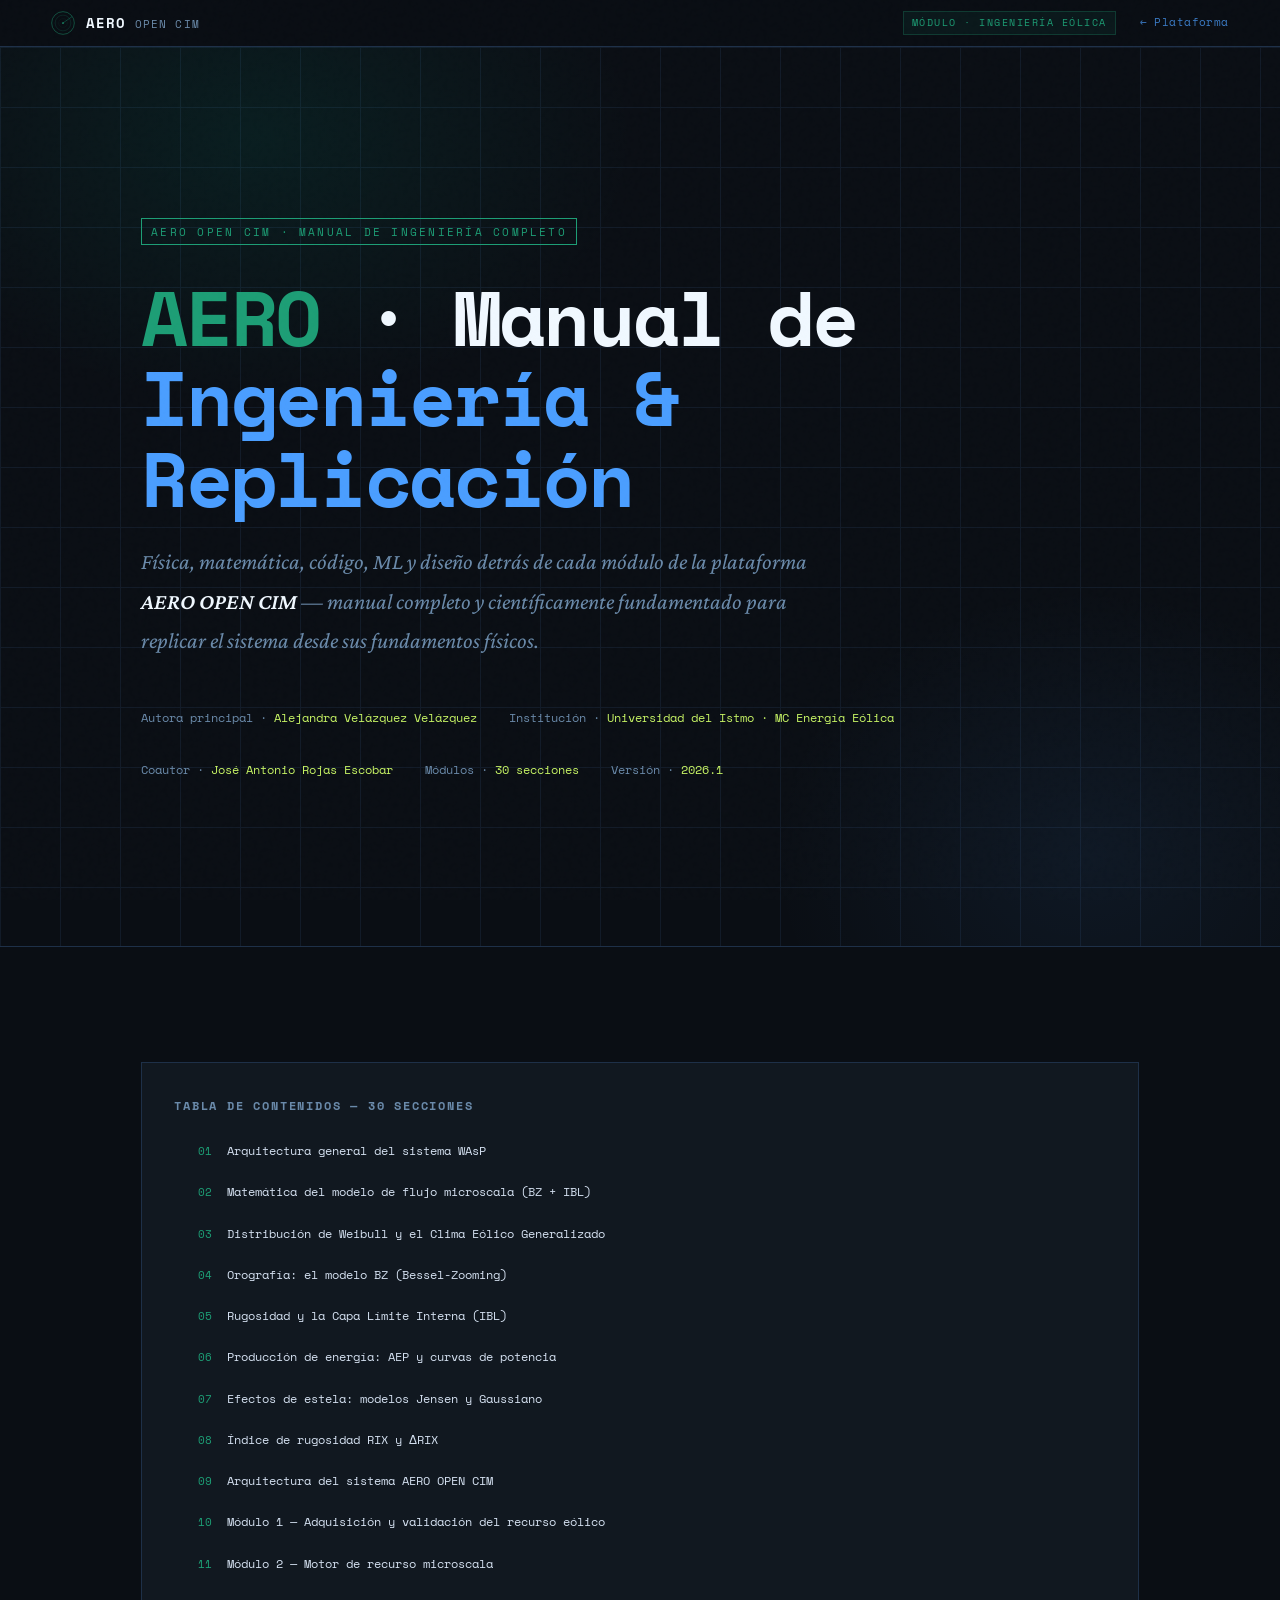
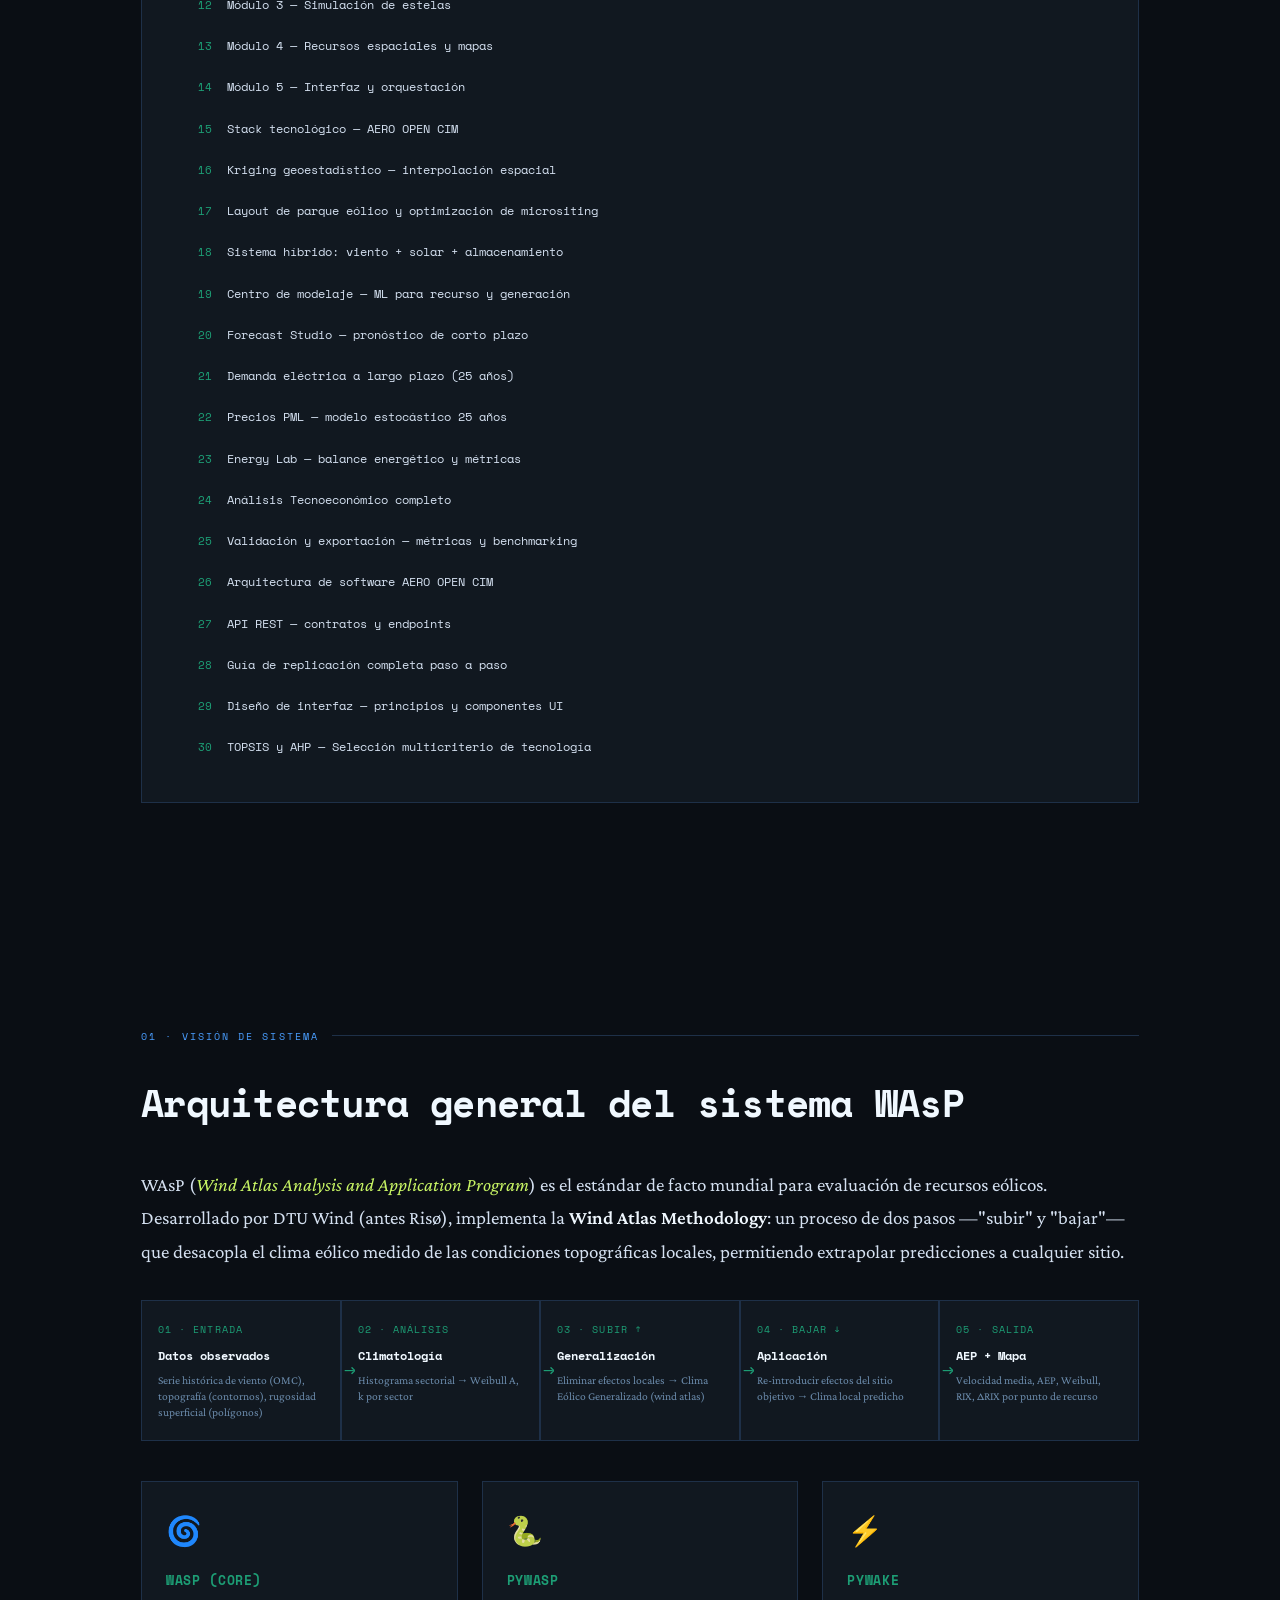
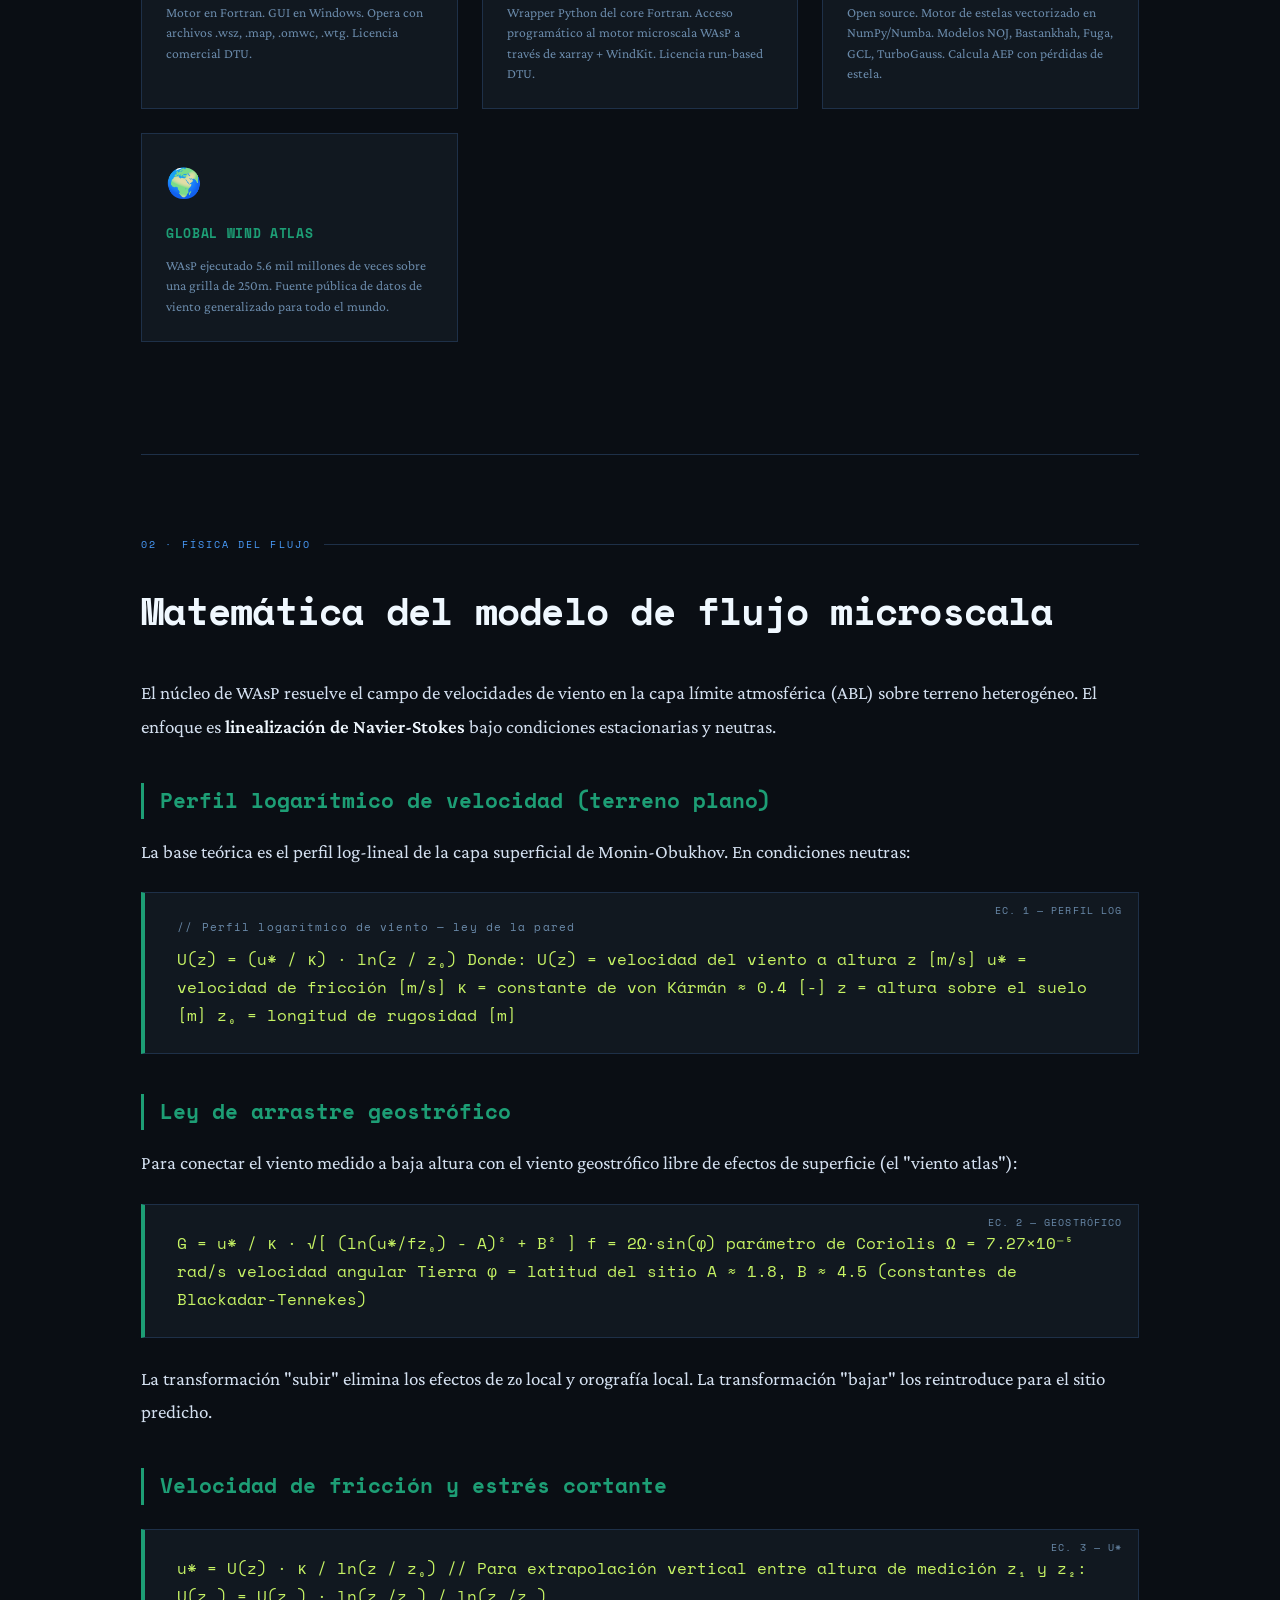
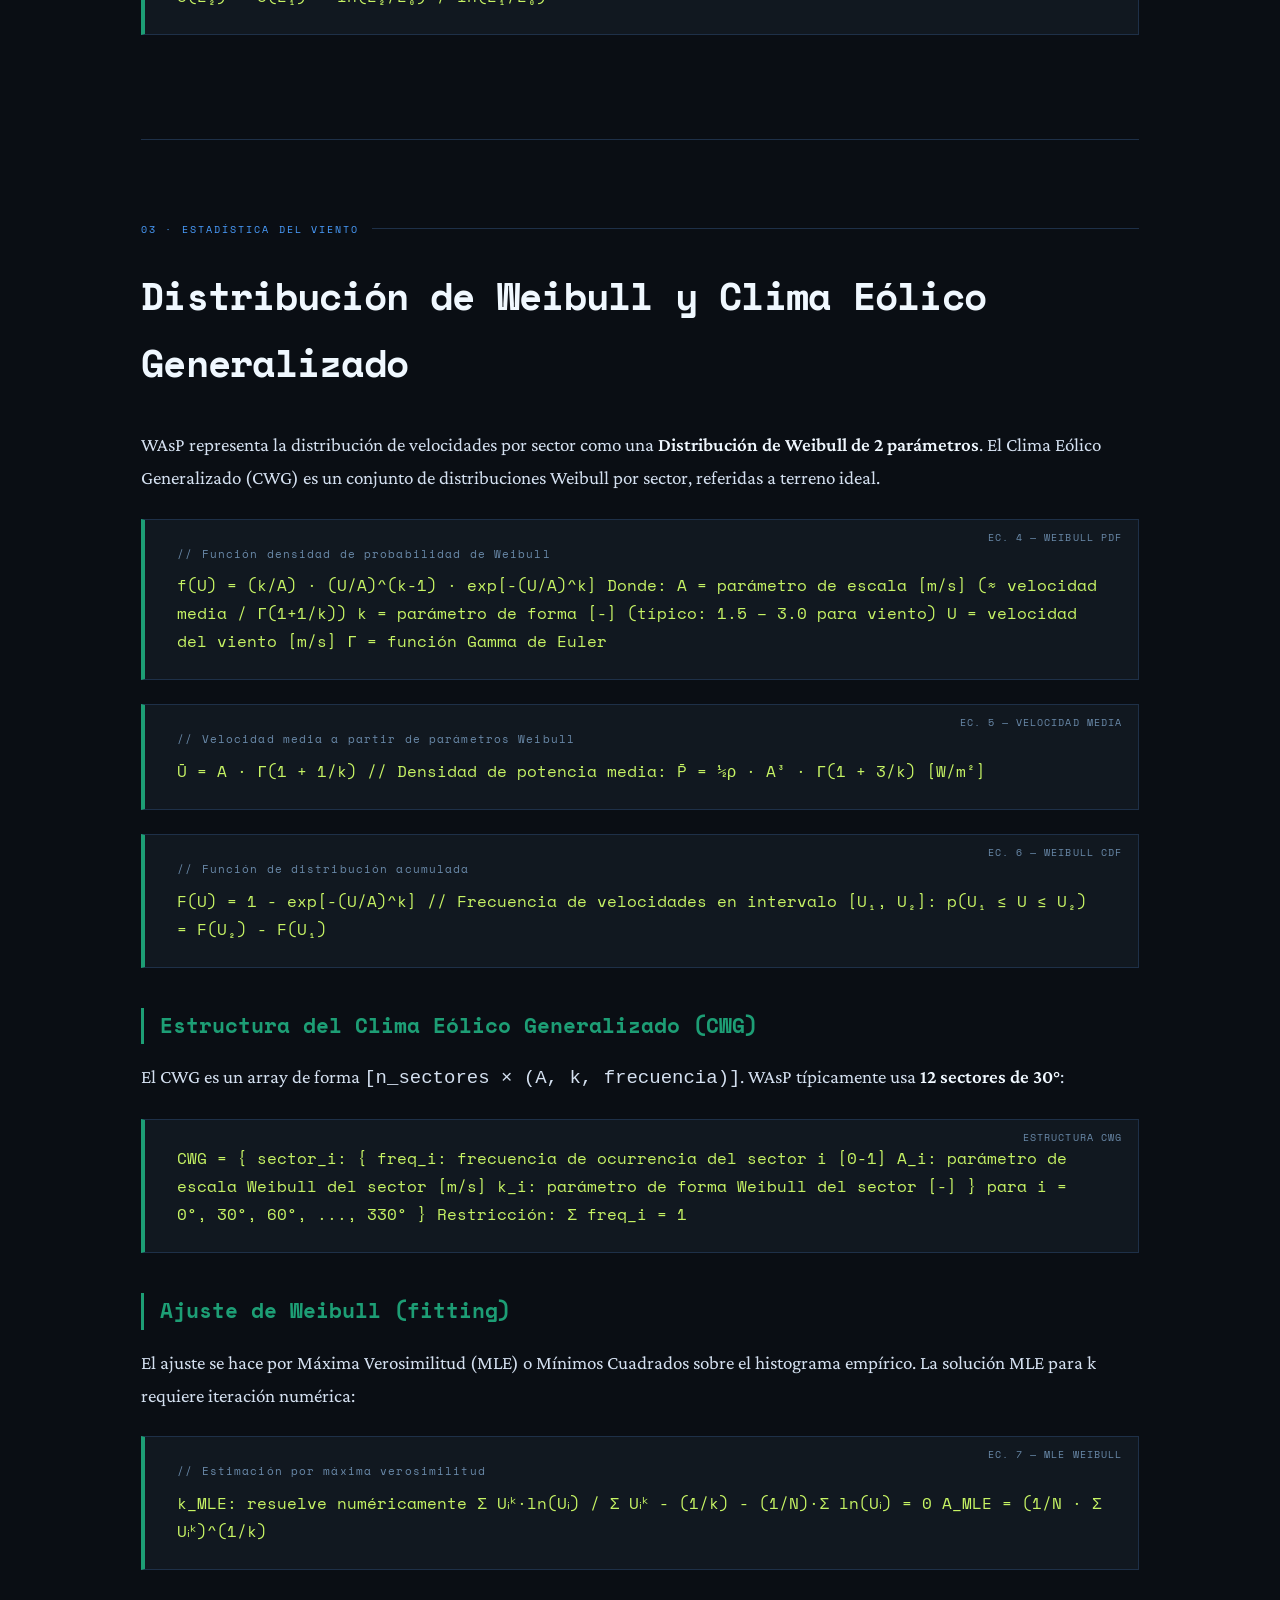
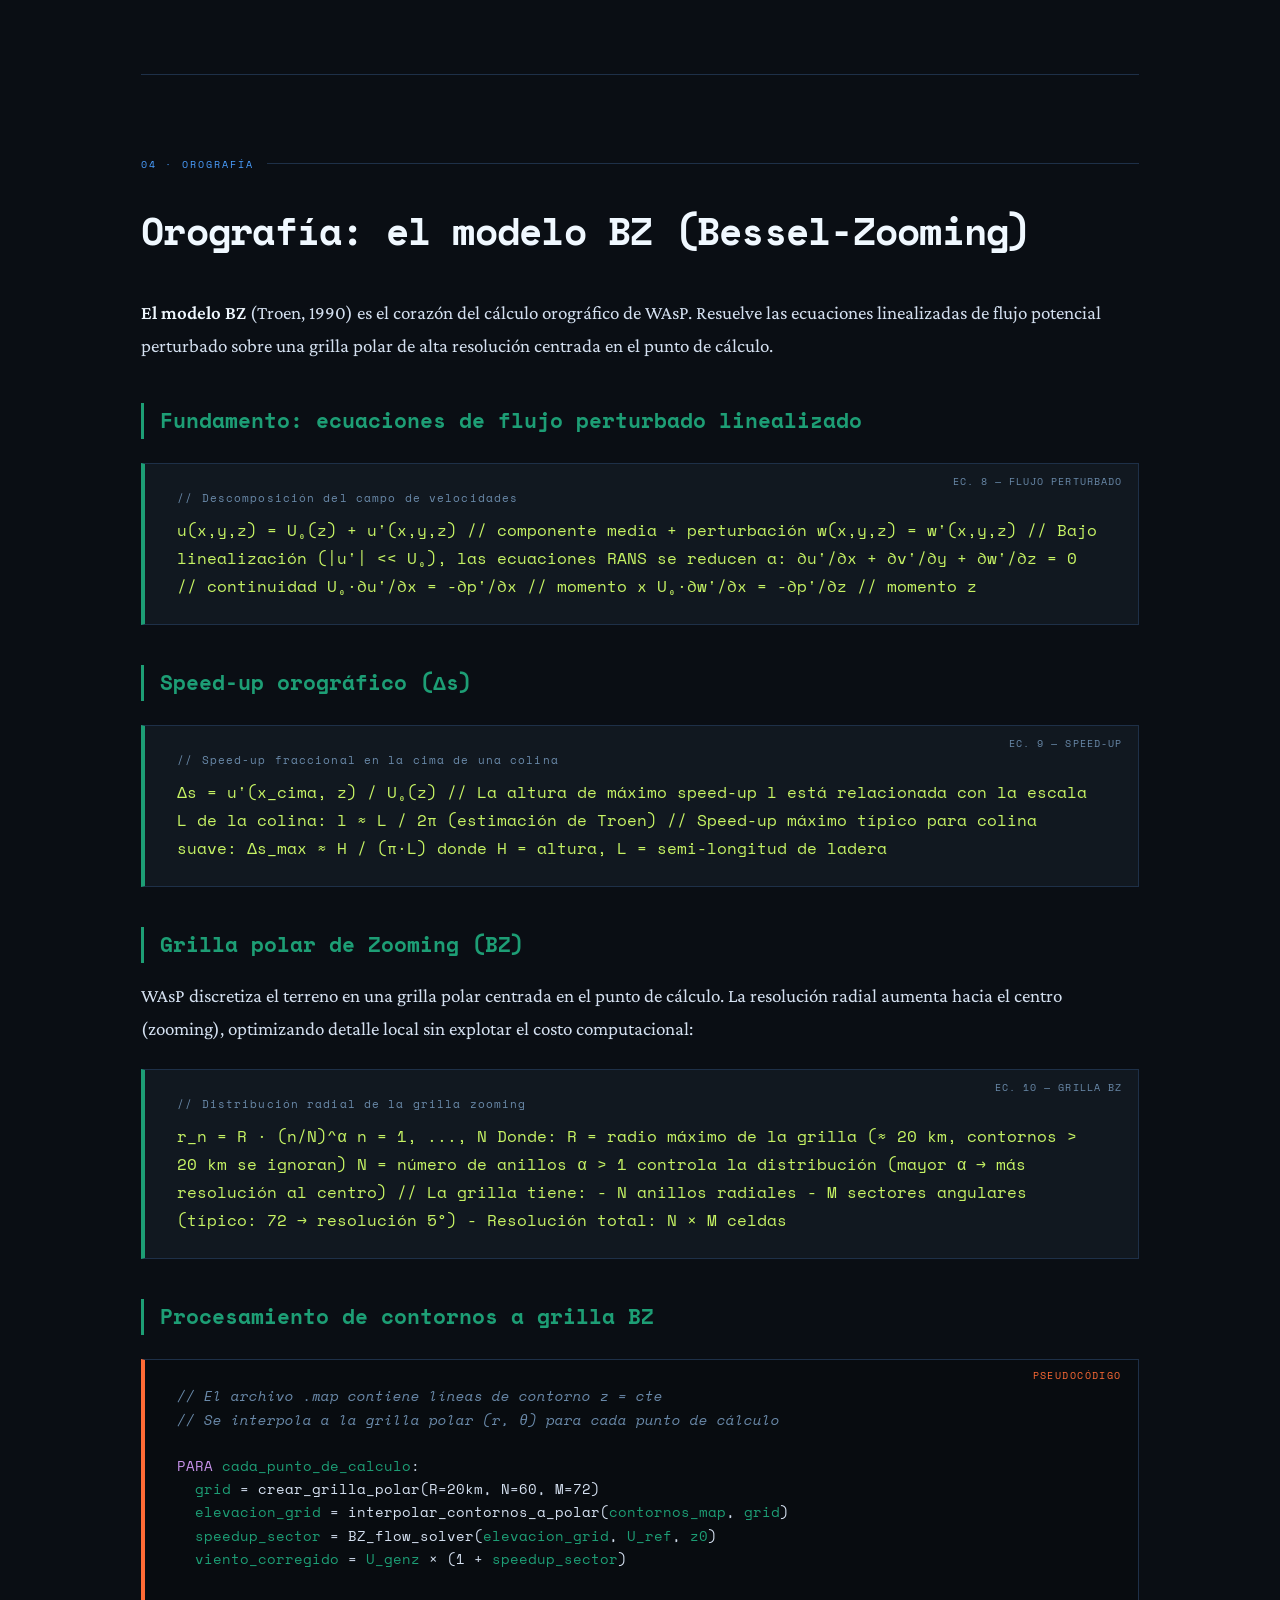
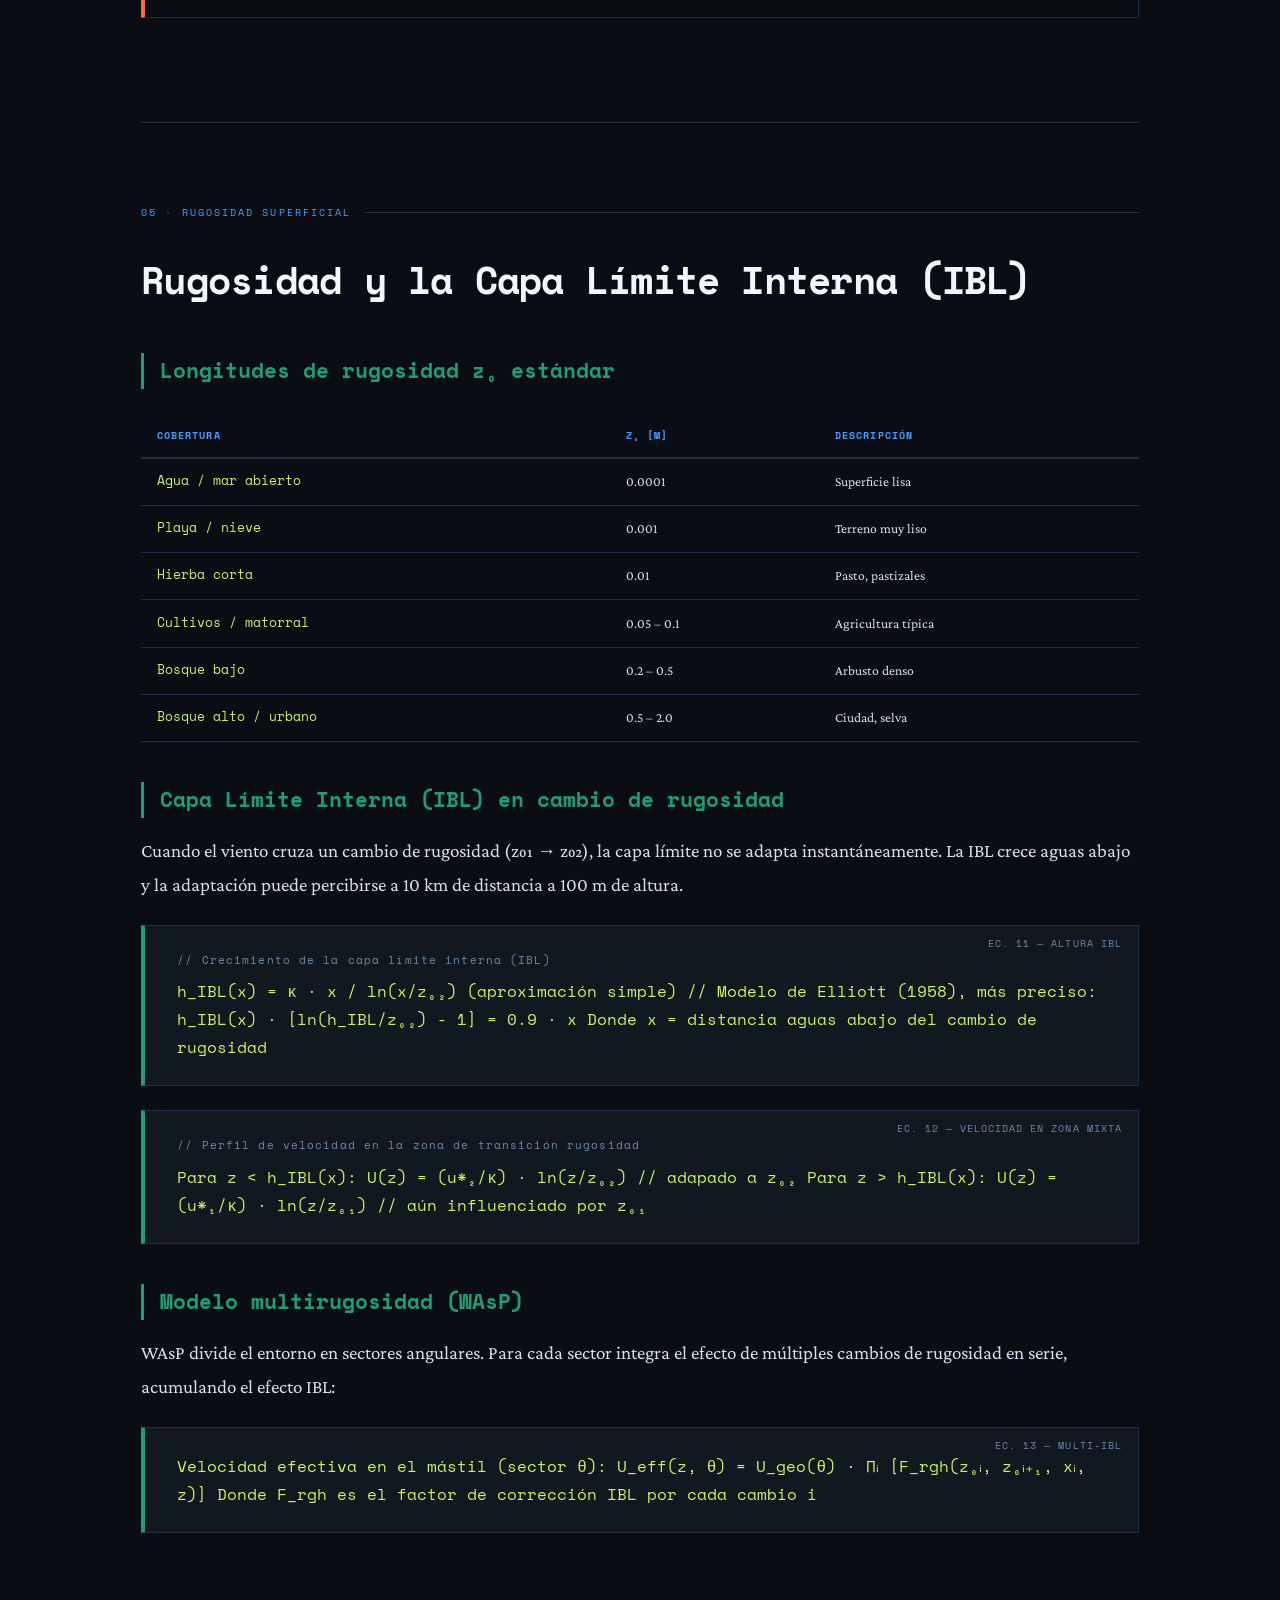
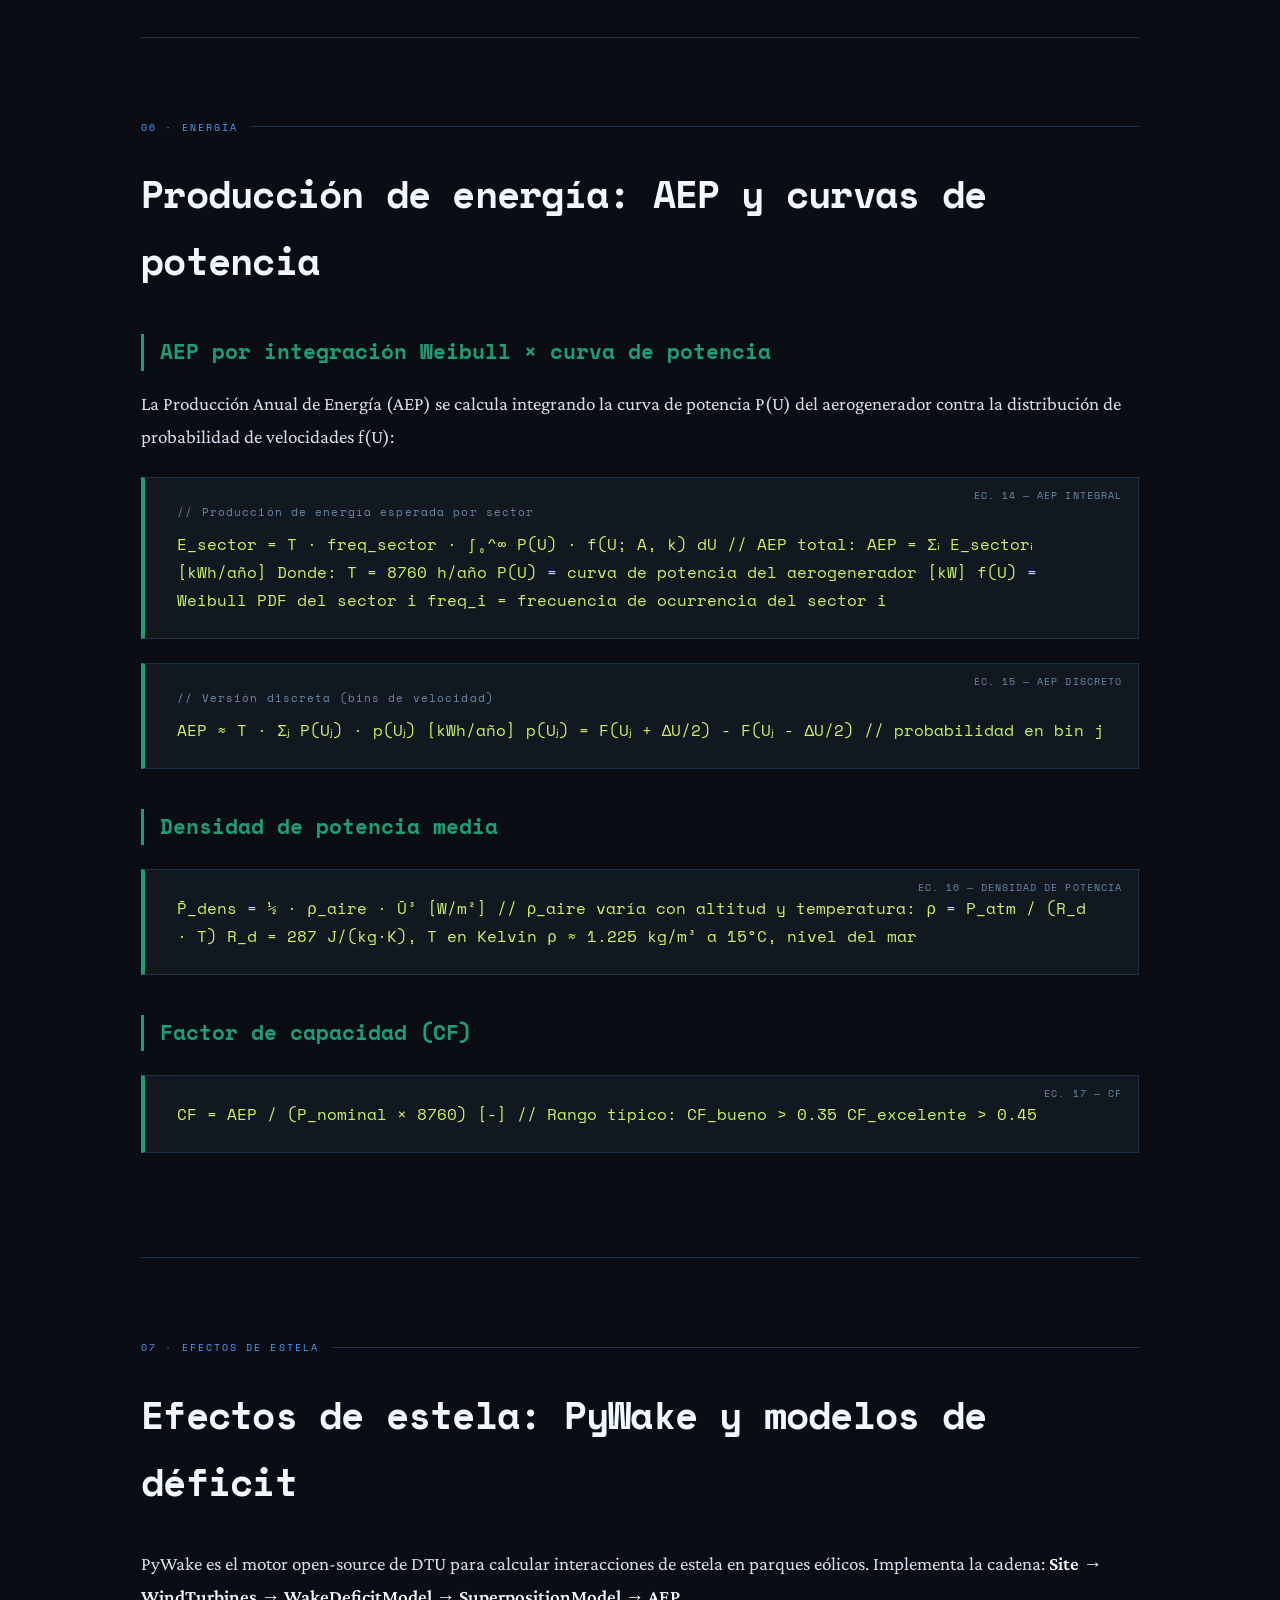
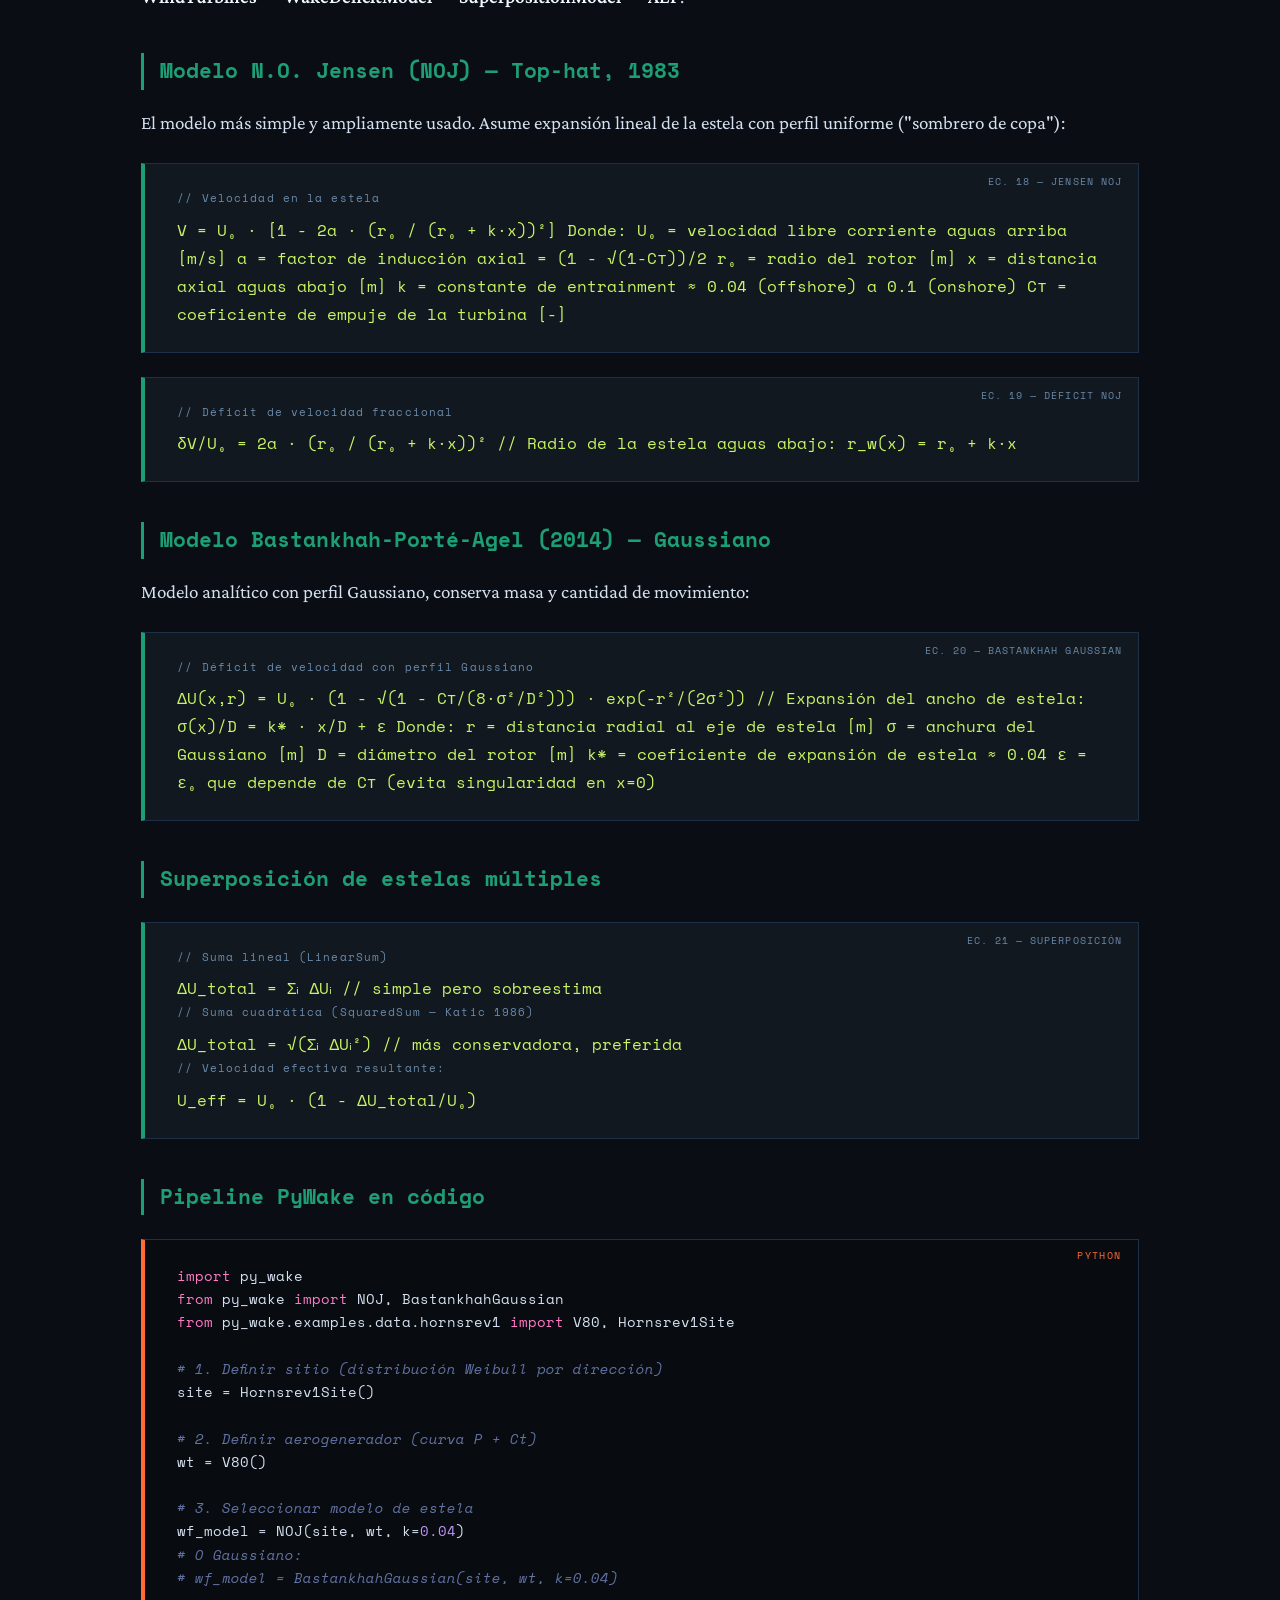
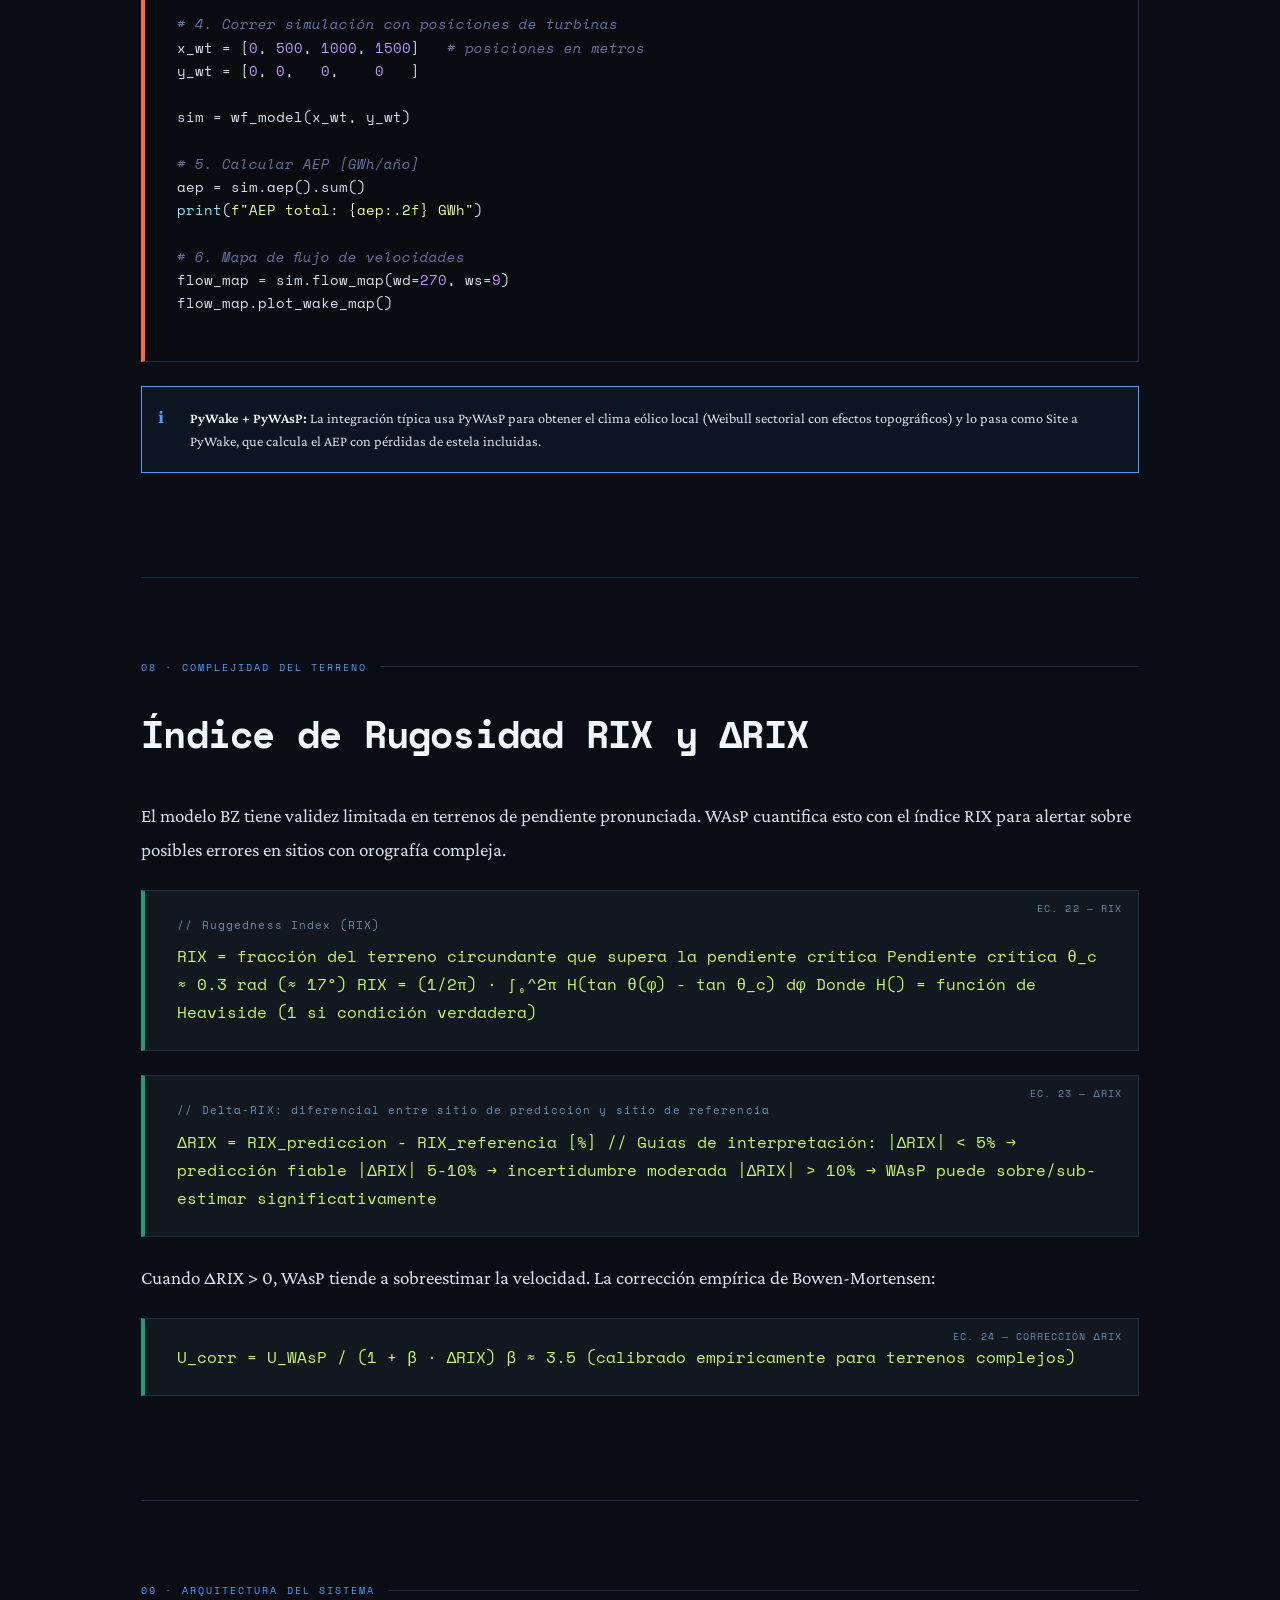
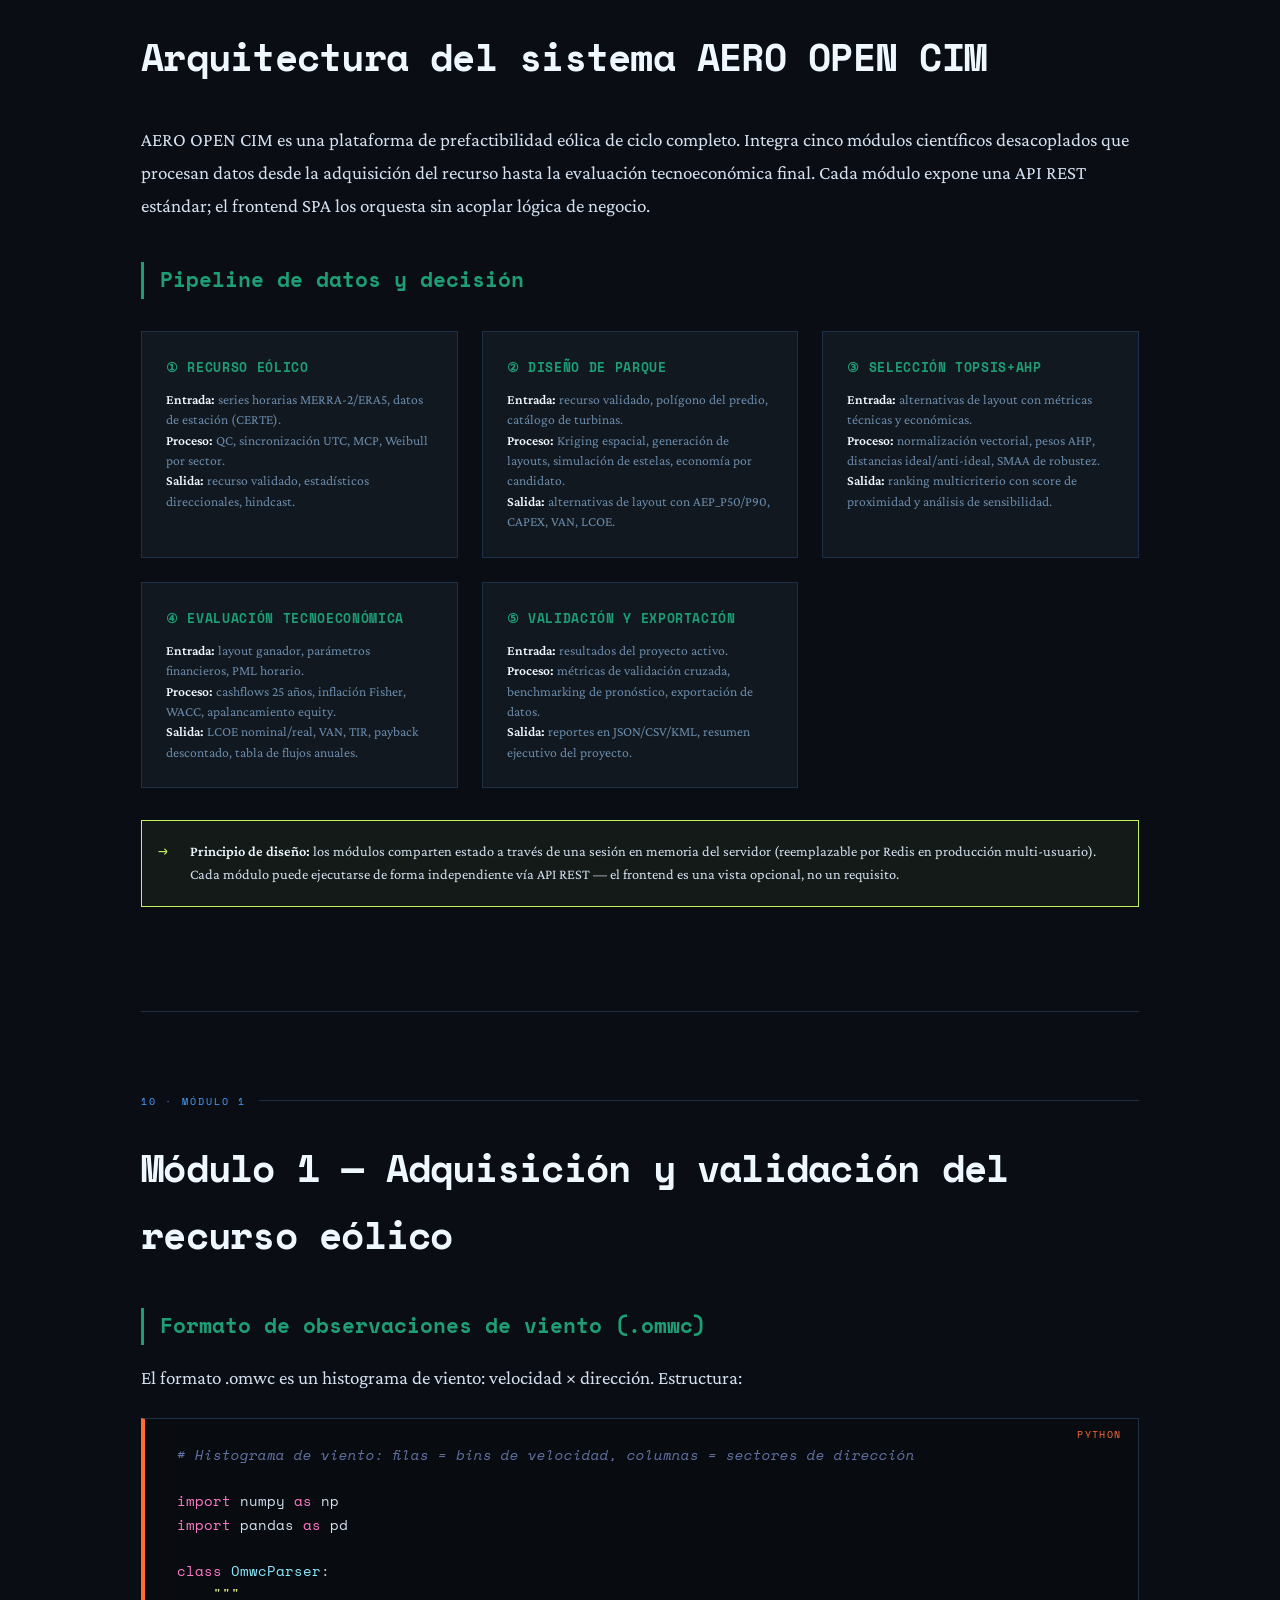
<file: templates/ingenieria.html>
<!DOCTYPE html>
<html lang="es">
<head>
<meta charset="UTF-8">
<meta name="viewport" content="width=device-width, initial-scale=1.0">
<title>AERO OPEN CIM — Ingeniería Eólica: WAsP · PyWAsP · PyWake</title>
<style>
  @import url('https://fonts.googleapis.com/css2?family=Space+Mono:wght@400;700&family=Crimson+Pro:ital,wght@0,300;0,400;0,600;1,300;1,400&display=swap');

  :root {
    --bg: #0a0e14;
    --surface: #111820;
    --surface2: #182030;
    --border: #1e3048;
    --accent: #1D9E75;
    --accent2: #4a9eff;
    --accent3: #ff6b35;
    --accent4: #c7f464;
    --text: #d4e0f0;
    --text-dim: #6a8aaa;
    --text-bright: #f0f8ff;
    --mono: 'Space Mono', monospace;
    --serif: 'Crimson Pro', Georgia, serif;
    --gutter: clamp(1.5rem, 4vw, 4rem);
  }

  * { margin: 0; padding: 0; box-sizing: border-box; }

  body {
    background: var(--bg);
    color: var(--text);
    font-family: var(--serif);
    font-size: clamp(16px, 1.8vw, 19px);
    line-height: 1.75;
    overflow-x: hidden;
  }

  /* ── NOISE TEXTURE OVERLAY ── */
  body::before {
    content: '';
    position: fixed; inset: 0;
    background-image: url("data:image/svg+xml,%3Csvg viewBox='0 0 200 200' xmlns='http://www.w3.org/2000/svg'%3E%3Cfilter id='n'%3E%3CfeTurbulence type='fractalNoise' baseFrequency='0.9' numOctaves='4' stitchTiles='stitch'/%3E%3C/filter%3E%3Crect width='100%25' height='100%25' filter='url(%23n)' opacity='0.04'/%3E%3C/svg%3E");
    pointer-events: none;
    z-index: 9999;
    opacity: 0.4;
  }

  /* ── HERO ── */
  .hero {
    min-height: 100vh;
    display: flex;
    flex-direction: column;
    justify-content: center;
    padding: var(--gutter);
    position: relative;
    border-bottom: 1px solid var(--border);
    overflow: hidden;
  }

  .hero-grid {
    position: absolute; inset: 0;
    background-image:
      linear-gradient(var(--border) 1px, transparent 1px),
      linear-gradient(90deg, var(--border) 1px, transparent 1px);
    background-size: 60px 60px;
    opacity: 0.4;
  }

  .hero-glow {
    position: absolute;
    top: -20%; left: -10%;
    width: 60%; height: 60%;
    background: radial-gradient(ellipse, rgba(0,212,170,0.08) 0%, transparent 70%);
    pointer-events: none;
  }

  .hero-glow2 {
    position: absolute;
    bottom: -20%; right: -10%;
    width: 50%; height: 60%;
    background: radial-gradient(ellipse, rgba(74,158,255,0.07) 0%, transparent 70%);
    pointer-events: none;
  }

  .tag {
    font-family: var(--mono);
    font-size: 0.7rem;
    letter-spacing: 0.2em;
    text-transform: uppercase;
    color: var(--accent);
    border: 1px solid var(--accent);
    display: inline-block;
    padding: 0.2em 0.8em;
    margin-bottom: 2rem;
    position: relative;
  }

  h1 {
    font-family: var(--mono);
    font-size: clamp(2.2rem, 6vw, 5.5rem);
    font-weight: 700;
    line-height: 1.05;
    color: var(--text-bright);
    position: relative;
    letter-spacing: -0.03em;
  }

  h1 span.accent { color: var(--accent); }
  h1 span.accent2 { color: var(--accent2); }

  .hero-sub {
    font-family: var(--serif);
    font-style: italic;
    font-size: clamp(1.1rem, 2vw, 1.4rem);
    color: var(--text-dim);
    margin-top: 1.5rem;
    max-width: 680px;
    position: relative;
  }

  .meta-bar {
    display: flex;
    gap: 2rem;
    flex-wrap: wrap;
    margin-top: 3rem;
    font-family: var(--mono);
    font-size: 0.72rem;
    color: var(--text-dim);
    position: relative;
  }
  .meta-bar span { color: var(--accent4); }

  /* ── LAYOUT ── */
  .container {
    max-width: 1100px;
    margin: 0 auto;
    padding: var(--gutter);
  }

  /* ── SECTION ── */
  section {
    padding: 5rem 0;
    border-bottom: 1px solid var(--border);
  }

  .section-label {
    font-family: var(--mono);
    font-size: 0.65rem;
    letter-spacing: 0.2em;
    text-transform: uppercase;
    color: var(--accent2);
    margin-bottom: 1.5rem;
    display: flex;
    align-items: center;
    gap: 0.8rem;
  }
  .section-label::after {
    content: '';
    flex: 1;
    height: 1px;
    background: var(--border);
  }

  h2 {
    font-family: var(--mono);
    font-size: clamp(1.5rem, 3vw, 2.4rem);
    color: var(--text-bright);
    font-weight: 700;
    margin-bottom: 2rem;
    letter-spacing: -0.02em;
  }

  h3 {
    font-family: var(--mono);
    font-size: clamp(1rem, 2vw, 1.3rem);
    color: var(--accent);
    font-weight: 700;
    margin: 2.5rem 0 1rem;
    padding-left: 1rem;
    border-left: 3px solid var(--accent);
  }

  h4 {
    font-family: var(--mono);
    font-size: 0.9rem;
    color: var(--accent2);
    font-weight: 700;
    margin: 1.8rem 0 0.7rem;
    text-transform: uppercase;
    letter-spacing: 0.05em;
  }

  p { margin-bottom: 1.2rem; color: var(--text); }

  strong { color: var(--text-bright); font-weight: 600; }
  em { color: var(--accent4); font-style: italic; }

  /* ── MATH BLOCKS ── */
  .math {
    background: var(--surface);
    border: 1px solid var(--border);
    border-left: 4px solid var(--accent);
    padding: 1.5rem 2rem;
    margin: 1.5rem 0;
    font-family: var(--mono);
    font-size: clamp(0.85rem, 1.5vw, 1rem);
    color: var(--accent4);
    overflow-x: auto;
    position: relative;
  }

  .math::before {
    content: attr(data-label);
    position: absolute;
    top: 0.5rem; right: 1rem;
    font-size: 0.65rem;
    color: var(--text-dim);
    letter-spacing: 0.1em;
    text-transform: uppercase;
  }

  .math .eq-name {
    display: block;
    color: var(--text-dim);
    font-size: 0.7rem;
    margin-bottom: 0.5rem;
    letter-spacing: 0.1em;
  }

  /* ── CODE BLOCKS ── */
  pre {
    background: #080c10;
    border: 1px solid var(--border);
    border-left: 4px solid var(--accent3);
    padding: 1.5rem 2rem;
    margin: 1.5rem 0;
    overflow-x: auto;
    font-family: var(--mono);
    font-size: clamp(0.75rem, 1.2vw, 0.88rem);
    line-height: 1.65;
    position: relative;
  }

  pre::before {
    content: attr(data-lang);
    position: absolute;
    top: 0.5rem; right: 1rem;
    font-size: 0.6rem;
    color: var(--accent3);
    letter-spacing: 0.15em;
    text-transform: uppercase;
  }

  .kw { color: #c792ea; }
  .fn { color: var(--accent2); }
  .st { color: var(--accent4); }
  .cm { color: var(--text-dim); font-style: italic; }
  .nm { color: var(--accent); }
  .op { color: var(--accent3); }
  .py-kw  { color: #ff79c6; }
  .py-fn  { color: #8be9fd; }
  .py-str { color: #f1fa8c; }
  .py-cm  { color: #6272a4; font-style: italic; }
  .py-nm  { color: var(--accent); }
  .py-op  { color: var(--accent3); }
  .py-num { color: #bd93f9; }

  /* ── PIPELINE / FLOWCHART ── */
  .pipeline {
    display: flex;
    align-items: stretch;
    gap: 0;
    margin: 2rem 0;
    overflow-x: auto;
    padding-bottom: 0.5rem;
  }

  .pipe-step {
    flex: 1;
    min-width: 140px;
    background: var(--surface);
    border: 1px solid var(--border);
    padding: 1.2rem 1rem;
    position: relative;
    transition: background 0.2s;
  }
  .pipe-step:hover { background: var(--surface2); }
  .pipe-step:not(:last-child)::after {
    content: '→';
    position: absolute;
    right: -16px;
    top: 50%;
    transform: translateY(-50%);
    color: var(--accent);
    font-size: 1.2rem;
    z-index: 2;
    font-family: var(--mono);
  }

  .pipe-num {
    font-family: var(--mono);
    font-size: 0.65rem;
    color: var(--accent);
    letter-spacing: 0.1em;
    margin-bottom: 0.4rem;
  }

  .pipe-title {
    font-family: var(--mono);
    font-size: 0.75rem;
    color: var(--text-bright);
    font-weight: 700;
    margin-bottom: 0.4rem;
  }

  .pipe-desc {
    font-size: 0.72rem;
    color: var(--text-dim);
    line-height: 1.4;
  }

  /* ── INFO CARDS ── */
  .card-grid {
    display: grid;
    grid-template-columns: repeat(auto-fill, minmax(280px, 1fr));
    gap: 1.5rem;
    margin: 2rem 0;
  }

  .card {
    background: var(--surface);
    border: 1px solid var(--border);
    padding: 1.5rem;
    position: relative;
    transition: border-color 0.2s, transform 0.2s;
  }
  .card:hover {
    border-color: var(--accent);
    transform: translateY(-2px);
  }

  .card-icon {
    font-size: 1.8rem;
    margin-bottom: 0.8rem;
    display: block;
  }

  .card h4 {
    margin-top: 0;
    font-size: 0.82rem;
    color: var(--accent);
  }

  .card p {
    font-size: 0.85rem;
    color: var(--text-dim);
    margin-bottom: 0;
    line-height: 1.5;
  }

  /* ── MODULE STRUCTURE ── */
  .module-tree {
    font-family: var(--mono);
    font-size: 0.82rem;
    background: #080c10;
    border: 1px solid var(--border);
    padding: 1.5rem 2rem;
    color: var(--text-dim);
    line-height: 1.9;
    overflow-x: auto;
  }

  .tree-dir { color: var(--accent2); }
  .tree-file { color: var(--text); }
  .tree-desc { color: var(--text-dim); font-size: 0.72rem; }
  .tree-accent { color: var(--accent4); }

  /* ── TABLE ── */
  table {
    width: 100%;
    border-collapse: collapse;
    margin: 1.5rem 0;
    font-size: 0.85rem;
  }

  th {
    font-family: var(--mono);
    font-size: 0.65rem;
    letter-spacing: 0.1em;
    text-transform: uppercase;
    color: var(--accent2);
    padding: 0.8rem 1rem;
    text-align: left;
    border-bottom: 2px solid var(--border);
  }

  td {
    padding: 0.7rem 1rem;
    border-bottom: 1px solid var(--border);
    color: var(--text);
    vertical-align: top;
  }
  tr:hover td { background: var(--surface); }
  td:first-child { font-family: var(--mono); font-size: 0.8rem; color: var(--accent4); }

  /* ── CALLOUT ── */
  .callout {
    border: 1px solid;
    padding: 1.2rem 1.5rem;
    margin: 1.5rem 0;
    font-size: 0.9rem;
    line-height: 1.6;
    position: relative;
    padding-left: 3rem;
  }
  .callout::before {
    position: absolute;
    left: 1rem;
    top: 1.1rem;
    font-size: 1rem;
  }
  .callout.warn { border-color: var(--accent3); background: rgba(255,107,53,0.05); }
  .callout.warn::before { content: '⚠'; color: var(--accent3); }
  .callout.info { border-color: var(--accent2); background: rgba(74,158,255,0.05); }
  .callout.info::before { content: 'ℹ'; color: var(--accent2); }
  .callout.tip { border-color: var(--accent4); background: rgba(199,244,100,0.05); }
  .callout.tip::before { content: '→'; color: var(--accent4); font-family: var(--mono); }

  /* ── TOC ── */
  .toc {
    background: var(--surface);
    border: 1px solid var(--border);
    padding: 2rem;
    margin-bottom: 4rem;
  }

  .toc h3 {
    border: none;
    padding: 0;
    margin-top: 0;
    font-size: 0.75rem;
    text-transform: uppercase;
    letter-spacing: 0.15em;
    color: var(--text-dim);
  }

  .toc ol {
    margin: 1rem 0 0;
    padding-left: 1.5rem;
    counter-reset: toc-main;
    list-style: none;
  }
  .toc > ol > li { counter-increment: toc-main; margin-bottom: 0.5rem; }
  .toc > ol > li::before {
    content: counter(toc-main, decimal-leading-zero) ' ';
    font-family: var(--mono);
    font-size: 0.7rem;
    color: var(--accent);
    margin-right: 0.5rem;
  }
  .toc a {
    color: var(--text);
    text-decoration: none;
    font-family: var(--mono);
    font-size: 0.78rem;
    transition: color 0.2s;
  }
  .toc a:hover { color: var(--accent); }

  /* ── BADGE ── */
  .badge {
    display: inline-block;
    font-family: var(--mono);
    font-size: 0.65rem;
    padding: 0.15em 0.6em;
    border-radius: 0;
    margin-left: 0.4rem;
    vertical-align: middle;
  }
  .badge-green { background: rgba(0,212,170,0.15); color: var(--accent); border: 1px solid var(--accent); }
  .badge-blue  { background: rgba(74,158,255,0.15); color: var(--accent2); border: 1px solid var(--accent2); }
  .badge-orange{ background: rgba(255,107,53,0.15); color: var(--accent3); border: 1px solid var(--accent3); }

  /* ── FOOTER ── */
  footer {
    padding: 3rem var(--gutter);
    text-align: center;
    font-family: var(--mono);
    font-size: 0.7rem;
    color: var(--text-dim);
    border-top: 1px solid var(--border);
  }
  footer span { color: var(--accent); }

  /* ── AERO TOPBAR ── */
  .aero-topbar {
    position: sticky;
    top: 0;
    z-index: 100;
    display: flex;
    align-items: center;
    justify-content: space-between;
    padding: 0.65rem var(--gutter);
    background: rgba(10,14,20,0.96);
    border-bottom: 1px solid var(--border);
    backdrop-filter: blur(12px);
  }
  .aero-brand-link {
    display: flex;
    align-items: center;
    gap: 0.7rem;
    text-decoration: none;
  }
  .aero-brand-name {
    font-family: var(--mono);
    font-size: 0.9rem;
    font-weight: 700;
    color: var(--text-bright);
    letter-spacing: 0.05em;
  }
  .aero-brand-sub {
    font-size: 0.68rem;
    color: var(--text-dim);
    font-weight: 400;
    letter-spacing: 0.1em;
  }
  .aero-topbar-right {
    display: flex;
    align-items: center;
    gap: 1.5rem;
  }
  .aero-module-tag {
    font-family: var(--mono);
    font-size: 0.62rem;
    letter-spacing: 0.15em;
    text-transform: uppercase;
    color: var(--accent);
    background: rgba(29,158,117,0.08);
    border: 1px solid rgba(29,158,117,0.25);
    padding: 0.25em 0.8em;
  }
  .aero-back-btn {
    font-family: var(--mono);
    font-size: 0.68rem;
    color: var(--accent2);
    text-decoration: none;
    letter-spacing: 0.04em;
    opacity: 0.75;
    transition: opacity 0.2s;
  }
  .aero-back-btn:hover { opacity: 1; }
</style>
</head>
<body>

<!-- ══════════════════════ AERO TOPBAR ══════════════════════ -->
<header class="aero-topbar">
  <div class="aero-brand">
    <a href="index.html" class="aero-brand-link">
      <svg width="24" height="24" viewBox="0 0 110 110" fill="none">
        <circle cx="55" cy="55" r="52" stroke="#1D9E75" stroke-width="2"/>
        <circle cx="55" cy="55" r="36" stroke="#1D9E75" stroke-width="1.5" opacity="0.5"/>
        <circle cx="55" cy="55" r="20" stroke="#1D9E75" stroke-width="1" opacity="0.3"/>
        <line x1="55" y1="3" x2="55" y2="107" stroke="#1D9E75" stroke-width="0.5" opacity="0.2"/>
        <line x1="3" y1="55" x2="107" y2="55" stroke="#1D9E75" stroke-width="0.5" opacity="0.2"/>
        <line x1="55" y1="55" x2="96" y2="26" stroke="#0F6E56" stroke-width="2.5" stroke-linecap="round"/>
        <circle cx="55" cy="55" r="4" fill="#1D9E75"/>
      </svg>
      <span class="aero-brand-name">AERO <span class="aero-brand-sub">OPEN CIM</span></span>
    </a>
  </div>
  <div class="aero-topbar-right">
    <span class="aero-module-tag">Módulo · Ingeniería Eólica</span>
    <a href="index.html" class="aero-back-btn">← Plataforma</a>
  </div>
</header>

<!-- ════════════════════════════════════════════
     HERO
════════════════════════════════════════════ -->
<div class="hero">
  <div class="hero-grid"></div>
  <div class="hero-glow"></div>
  <div class="hero-glow2"></div>
  <div class="container" style="position:relative">
    <div class="tag">AERO OPEN CIM · Manual de Ingeniería Completo</div>
    <h1><span class="accent">AERO</span> · Manual de<br><span class="accent2">Ingeniería &amp; Replicación</span></h1>
    <p class="hero-sub">
      Física, matemática, código, ML y diseño detrás de cada módulo de la plataforma <strong>AERO OPEN CIM</strong> —
      manual completo y científicamente fundamentado para replicar el sistema desde sus fundamentos físicos.
    </p>
    <div class="meta-bar">
      <div>Autora principal · <span>Alejandra Velázquez Velázquez</span></div>
      <div>Institución · <span>Universidad del Istmo · MC Energía Eólica</span></div>
      <div>Coautor · <span>José Antonio Rojas Escobar</span></div>
      <div>Módulos · <span>30 secciones</span></div>
      <div>Versión · <span>2026.1</span></div>
    </div>
  </div>
</div>

<!-- ════════════════════════════════════════════
     MAIN
════════════════════════════════════════════ -->
<div class="container">

<!-- TOC -->
<section style="padding-top:4rem; border-bottom:none;">
  <div class="toc">
    <h3>Tabla de Contenidos — 30 secciones</h3>
    <ol>
      <li><a href="#s1">Arquitectura general del sistema WAsP</a></li>
      <li><a href="#s2">Matemática del modelo de flujo microscala (BZ + IBL)</a></li>
      <li><a href="#s3">Distribución de Weibull y el Clima Eólico Generalizado</a></li>
      <li><a href="#s4">Orografía: el modelo BZ (Bessel-Zooming)</a></li>
      <li><a href="#s5">Rugosidad y la Capa Límite Interna (IBL)</a></li>
      <li><a href="#s6">Producción de energía: AEP y curvas de potencia</a></li>
      <li><a href="#s7">Efectos de estela: modelos Jensen y Gaussiano</a></li>
      <li><a href="#s8">Índice de rugosidad RIX y ΔRIX</a></li>
      <li><a href="#s9">Arquitectura del sistema AERO OPEN CIM</a></li>
      <li><a href="#s10">Módulo 1 — Adquisición y validación del recurso eólico</a></li>
      <li><a href="#s11">Módulo 2 — Motor de recurso microscala</a></li>
      <li><a href="#s12">Módulo 3 — Simulación de estelas</a></li>
      <li><a href="#s13">Módulo 4 — Recursos espaciales y mapas</a></li>
      <li><a href="#s14">Módulo 5 — Interfaz y orquestación</a></li>
      <li><a href="#s15">Stack tecnológico — AERO OPEN CIM</a></li>
      <li><a href="#s16">Kriging geoestadístico — interpolación espacial</a></li>
      <li><a href="#s17">Layout de parque eólico y optimización de micrositing</a></li>
      <li><a href="#s18">Sistema híbrido: viento + solar + almacenamiento</a></li>
      <li><a href="#s19">Centro de modelaje — ML para recurso y generación</a></li>
      <li><a href="#s20">Forecast Studio — pronóstico de corto plazo</a></li>
      <li><a href="#s21">Demanda eléctrica a largo plazo (25 años)</a></li>
      <li><a href="#s22">Precios PML — modelo estocástico 25 años</a></li>
      <li><a href="#s23">Energy Lab — balance energético y métricas</a></li>
      <li><a href="#s24">Análisis Tecnoeconómico completo</a></li>
      <li><a href="#s25">Validación y exportación — métricas y benchmarking</a></li>
      <li><a href="#s26">Arquitectura de software AERO OPEN CIM</a></li>
      <li><a href="#s27">API REST — contratos y endpoints</a></li>
      <li><a href="#s28">Guía de replicación completa paso a paso</a></li>
      <li><a href="#s29">Diseño de interfaz — principios y componentes UI</a></li>
      <li><a href="#s30">TOPSIS y AHP — Selección multicriterio de tecnología</a></li>
    </ol>
  </div>
</section>


<!-- ══════════════════════════════════════
     S1 — ARQUITECTURA GENERAL
══════════════════════════════════════ -->
<section id="s1">
  <div class="section-label">01 · Visión de sistema</div>
  <h2>Arquitectura general del sistema WAsP</h2>

  <p>
    WAsP (<em>Wind Atlas Analysis and Application Program</em>) es el estándar de facto mundial para evaluación de recursos eólicos. Desarrollado por DTU Wind (antes Risø), implementa la <strong>Wind Atlas Methodology</strong>: un proceso de dos pasos —"subir" y "bajar"— que desacopla el clima eólico medido de las condiciones topográficas locales, permitiendo extrapolar predicciones a cualquier sitio.
  </p>

  <div class="pipeline">
    <div class="pipe-step">
      <div class="pipe-num">01 · ENTRADA</div>
      <div class="pipe-title">Datos observados</div>
      <div class="pipe-desc">Serie histórica de viento (OMC), topografía (contornos), rugosidad superficial (polígonos)</div>
    </div>
    <div class="pipe-step">
      <div class="pipe-num">02 · ANÁLISIS</div>
      <div class="pipe-title">Climatología</div>
      <div class="pipe-desc">Histograma sectorial → Weibull A, k por sector</div>
    </div>
    <div class="pipe-step">
      <div class="pipe-num">03 · SUBIR ↑</div>
      <div class="pipe-title">Generalización</div>
      <div class="pipe-desc">Eliminar efectos locales → Clima Eólico Generalizado (wind atlas)</div>
    </div>
    <div class="pipe-step">
      <div class="pipe-num">04 · BAJAR ↓</div>
      <div class="pipe-title">Aplicación</div>
      <div class="pipe-desc">Re-introducir efectos del sitio objetivo → Clima local predicho</div>
    </div>
    <div class="pipe-step">
      <div class="pipe-num">05 · SALIDA</div>
      <div class="pipe-title">AEP + Mapa</div>
      <div class="pipe-desc">Velocidad media, AEP, Weibull, RIX, ΔRIX por punto de recurso</div>
    </div>
  </div>

  <div class="card-grid">
    <div class="card">
      <span class="card-icon">🌀</span>
      <h4>WAsP (core)</h4>
      <p>Motor en Fortran. GUI en Windows. Opera con archivos .wsz, .map, .omwc, .wtg. Licencia comercial DTU.</p>
    </div>
    <div class="card">
      <span class="card-icon">🐍</span>
      <h4>PyWAsP</h4>
      <p>Wrapper Python del core Fortran. Acceso programático al motor microscala WAsP a través de xarray + WindKit. Licencia run-based DTU.</p>
    </div>
    <div class="card">
      <span class="card-icon">⚡</span>
      <h4>PyWake</h4>
      <p>Open source. Motor de estelas vectorizado en NumPy/Numba. Modelos NOJ, Bastankhah, Fuga, GCL, TurboGauss. Calcula AEP con pérdidas de estela.</p>
    </div>
    <div class="card">
      <span class="card-icon">🌍</span>
      <h4>Global Wind Atlas</h4>
      <p>WAsP ejecutado 5.6 mil millones de veces sobre una grilla de 250m. Fuente pública de datos de viento generalizado para todo el mundo.</p>
    </div>
  </div>
</section>


<!-- ══════════════════════════════════════
     S2 — MATEMÁTICA FLUJO MICROSCALA
══════════════════════════════════════ -->
<section id="s2">
  <div class="section-label">02 · Física del flujo</div>
  <h2>Matemática del modelo de flujo microscala</h2>

  <p>
    El núcleo de WAsP resuelve el campo de velocidades de viento en la capa límite atmosférica (ABL) sobre terreno heterogéneo. El enfoque es <strong>linealización de Navier-Stokes</strong> bajo condiciones estacionarias y neutras.
  </p>

  <h3>Perfil logarítmico de velocidad (terreno plano)</h3>
  <p>La base teórica es el perfil log-lineal de la capa superficial de Monin-Obukhov. En condiciones neutras:</p>

  <div class="math" data-label="Ec. 1 — Perfil log">
    <span class="eq-name">// Perfil logarítmico de viento — ley de la pared</span>
    U(z) = (u* / κ) · ln(z / z₀)

    Donde:
      U(z)  = velocidad del viento a altura z  [m/s]
      u*    = velocidad de fricción            [m/s]
      κ     = constante de von Kármán ≈ 0.4   [-]
      z     = altura sobre el suelo           [m]
      z₀    = longitud de rugosidad           [m]
  </div>

  <h3>Ley de arrastre geostrófico</h3>
  <p>Para conectar el viento medido a baja altura con el viento geostrófico libre de efectos de superficie (el "viento atlas"):</p>

  <div class="math" data-label="Ec. 2 — Geostrófico">
    G = u* / κ · √[ (ln(u*/fz₀) - A)² + B² ]

    f  = 2Ω·sin(φ)   parámetro de Coriolis
    Ω  = 7.27×10⁻⁵ rad/s  velocidad angular Tierra
    φ  = latitud del sitio
    A ≈ 1.8,  B ≈ 4.5   (constantes de Blackadar-Tennekes)
  </div>

  <p>La transformación "subir" elimina los efectos de z₀ local y orografía local. La transformación "bajar" los reintroduce para el sitio predicho.</p>

  <h3>Velocidad de fricción y estrés cortante</h3>

  <div class="math" data-label="Ec. 3 — u*">
    u* = U(z) · κ / ln(z / z₀)

    // Para extrapolación vertical entre altura de medición z₁ y z₂:
    U(z₂) = U(z₁) · ln(z₂/z₀) / ln(z₁/z₀)
  </div>
</section>


<!-- ══════════════════════════════════════
     S3 — WEIBULL
══════════════════════════════════════ -->
<section id="s3">
  <div class="section-label">03 · Estadística del viento</div>
  <h2>Distribución de Weibull y Clima Eólico Generalizado</h2>

  <p>
    WAsP representa la distribución de velocidades por sector como una <strong>Distribución de Weibull de 2 parámetros</strong>. El Clima Eólico Generalizado (CWG) es un conjunto de distribuciones Weibull por sector, referidas a terreno ideal.
  </p>

  <div class="math" data-label="Ec. 4 — Weibull PDF">
    <span class="eq-name">// Función densidad de probabilidad de Weibull</span>
    f(U) = (k/A) · (U/A)^(k-1) · exp[-(U/A)^k]

    Donde:
      A = parámetro de escala  [m/s]   (≈ velocidad media / Γ(1+1/k))
      k = parámetro de forma  [-]      (típico: 1.5 – 3.0 para viento)
      U = velocidad del viento [m/s]
      Γ = función Gamma de Euler
  </div>

  <div class="math" data-label="Ec. 5 — Velocidad media">
    <span class="eq-name">// Velocidad media a partir de parámetros Weibull</span>
    Ū = A · Γ(1 + 1/k)

    // Densidad de potencia media:
    P̄ = ½ρ · A³ · Γ(1 + 3/k)    [W/m²]
  </div>

  <div class="math" data-label="Ec. 6 — Weibull CDF">
    <span class="eq-name">// Función de distribución acumulada</span>
    F(U) = 1 - exp[-(U/A)^k]

    // Frecuencia de velocidades en intervalo [U₁, U₂]:
    p(U₁ ≤ U ≤ U₂) = F(U₂) - F(U₁)
  </div>

  <h3>Estructura del Clima Eólico Generalizado (CWG)</h3>
  <p>El CWG es un array de forma <code>[n_sectores × (A, k, frecuencia)]</code>. WAsP típicamente usa <strong>12 sectores de 30°</strong>:</p>

  <div class="math" data-label="Estructura CWG">
    CWG = {
      sector_i: {
        freq_i: frecuencia de ocurrencia del sector i  [0-1]
        A_i:    parámetro de escala Weibull del sector [m/s]
        k_i:    parámetro de forma Weibull del sector  [-]
      }
      para i = 0°, 30°, 60°, ..., 330°
    }

    Restricción: Σ freq_i = 1
  </div>

  <h3>Ajuste de Weibull (fitting)</h3>
  <p>El ajuste se hace por Máxima Verosimilitud (MLE) o Mínimos Cuadrados sobre el histograma empírico. La solución MLE para k requiere iteración numérica:</p>

  <div class="math" data-label="Ec. 7 — MLE Weibull">
    <span class="eq-name">// Estimación por máxima verosimilitud</span>
    k_MLE: resuelve numéricamente
      Σ Uᵢᵏ·ln(Uᵢ) / Σ Uᵢᵏ - (1/k) - (1/N)·Σ ln(Uᵢ) = 0

    A_MLE = (1/N · Σ Uᵢᵏ)^(1/k)
  </div>
</section>


<!-- ══════════════════════════════════════
     S4 — OROGRAFÍA / MODELO BZ
══════════════════════════════════════ -->
<section id="s4">
  <div class="section-label">04 · Orografía</div>
  <h2>Orografía: el modelo BZ (Bessel-Zooming)</h2>

  <p>
    <strong>El modelo BZ</strong> (Troen, 1990) es el corazón del cálculo orográfico de WAsP. Resuelve las ecuaciones linealizadas de flujo potencial perturbado sobre una grilla polar de alta resolución centrada en el punto de cálculo.
  </p>

  <h3>Fundamento: ecuaciones de flujo perturbado linealizado</h3>

  <div class="math" data-label="Ec. 8 — Flujo perturbado">
    <span class="eq-name">// Descomposición del campo de velocidades</span>
    u(x,y,z) = U₀(z) + u'(x,y,z)      // componente media + perturbación
    w(x,y,z) =         w'(x,y,z)

    // Bajo linealización (|u'| << U₀), las ecuaciones RANS se reducen a:
    ∂u'/∂x + ∂v'/∂y + ∂w'/∂z = 0      // continuidad
    U₀·∂u'/∂x = -∂p'/∂x               // momento x
    U₀·∂w'/∂x = -∂p'/∂z               // momento z
  </div>

  <h3>Speed-up orográfico (Δs)</h3>

  <div class="math" data-label="Ec. 9 — Speed-up">
    <span class="eq-name">// Speed-up fraccional en la cima de una colina</span>
    Δs = u'(x_cima, z) / U₀(z)

    // La altura de máximo speed-up l está relacionada con la escala L de la colina:
    l ≈ L / 2π   (estimación de Troen)

    // Speed-up máximo típico para colina suave:
    Δs_max ≈ H / (π·L)   donde H = altura, L = semi-longitud de ladera
  </div>

  <h3>Grilla polar de Zooming (BZ)</h3>
  <p>
    WAsP discretiza el terreno en una grilla polar centrada en el punto de cálculo. La resolución radial aumenta hacia el centro (zooming), optimizando detalle local sin explotar el costo computacional:
  </p>

  <div class="math" data-label="Ec. 10 — Grilla BZ">
    <span class="eq-name">// Distribución radial de la grilla zooming</span>
    r_n = R · (n/N)^α    n = 1, ..., N

    Donde:
      R = radio máximo de la grilla  (≈ 20 km, contornos > 20 km se ignoran)
      N = número de anillos
      α > 1 controla la distribución (mayor α → más resolución al centro)

    // La grilla tiene:
    - N anillos radiales
    - M sectores angulares (típico: 72 → resolución 5°)
    - Resolución total: N × M celdas
  </div>

  <h3>Procesamiento de contornos a grilla BZ</h3>
  <pre data-lang="pseudocódigo">
<span class="cm">// El archivo .map contiene líneas de contorno z = cte</span>
<span class="cm">// Se interpola a la grilla polar (r, θ) para cada punto de cálculo</span>

<span class="kw">PARA</span> <span class="nm">cada_punto_de_calculo</span>:
  <span class="nm">grid</span> = crear_grilla_polar(R=20km, N=60, M=72)
  <span class="nm">elevacion_grid</span> = interpolar_contornos_a_polar(<span class="nm">contornos_map</span>, <span class="nm">grid</span>)
  <span class="nm">speedup_sector</span> = BZ_flow_solver(<span class="nm">elevacion_grid</span>, <span class="nm">U_ref</span>, <span class="nm">z0</span>)
  <span class="nm">viento_corregido</span> = <span class="nm">U_genz</span> × (1 + <span class="nm">speedup_sector</span>)
  </pre>
</section>


<!-- ══════════════════════════════════════
     S5 — RUGOSIDAD / IBL
══════════════════════════════════════ -->
<section id="s5">
  <div class="section-label">05 · Rugosidad superficial</div>
  <h2>Rugosidad y la Capa Límite Interna (IBL)</h2>

  <h3>Longitudes de rugosidad z₀ estándar</h3>

  <table>
    <tr><th>Cobertura</th><th>z₀ [m]</th><th>Descripción</th></tr>
    <tr><td>Agua / mar abierto</td><td>0.0001</td><td>Superficie lisa</td></tr>
    <tr><td>Playa / nieve</td><td>0.001</td><td>Terreno muy liso</td></tr>
    <tr><td>Hierba corta</td><td>0.01</td><td>Pasto, pastizales</td></tr>
    <tr><td>Cultivos / matorral</td><td>0.05 – 0.1</td><td>Agricultura típica</td></tr>
    <tr><td>Bosque bajo</td><td>0.2 – 0.5</td><td>Arbusto denso</td></tr>
    <tr><td>Bosque alto / urbano</td><td>0.5 – 2.0</td><td>Ciudad, selva</td></tr>
  </table>

  <h3>Capa Límite Interna (IBL) en cambio de rugosidad</h3>
  <p>
    Cuando el viento cruza un cambio de rugosidad (z₀₁ → z₀₂), la capa límite no se adapta instantáneamente. La IBL crece aguas abajo y la adaptación puede percibirse a 10 km de distancia a 100 m de altura.
  </p>

  <div class="math" data-label="Ec. 11 — Altura IBL">
    <span class="eq-name">// Crecimiento de la capa límite interna (IBL)</span>
    h_IBL(x) = κ · x / ln(x/z₀₂)     (aproximación simple)

    // Modelo de Elliott (1958), más preciso:
    h_IBL(x) · [ln(h_IBL/z₀₂) - 1] = 0.9 · x

    Donde x = distancia aguas abajo del cambio de rugosidad
  </div>

  <div class="math" data-label="Ec. 12 — Velocidad en zona mixta">
    <span class="eq-name">// Perfil de velocidad en la zona de transición rugosidad</span>
    Para z < h_IBL(x):
      U(z) = (u*₂/κ) · ln(z/z₀₂)       // adapado a z₀₂

    Para z > h_IBL(x):
      U(z) = (u*₁/κ) · ln(z/z₀₁)       // aún influenciado por z₀₁
  </div>

  <h3>Modelo multirugosidad (WAsP)</h3>
  <p>WAsP divide el entorno en sectores angulares. Para cada sector integra el efecto de múltiples cambios de rugosidad en serie, acumulando el efecto IBL:</p>

  <div class="math" data-label="Ec. 13 — Multi-IBL">
    Velocidad efectiva en el mástil (sector θ):

    U_eff(z, θ) = U_geo(θ) · ∏ᵢ [F_rgh(z₀ᵢ, z₀ᵢ₊₁, xᵢ, z)]

    Donde F_rgh es el factor de corrección IBL por cada cambio i
  </div>
</section>


<!-- ══════════════════════════════════════
     S6 — AEP Y CURVAS DE POTENCIA
══════════════════════════════════════ -->
<section id="s6">
  <div class="section-label">06 · Energía</div>
  <h2>Producción de energía: AEP y curvas de potencia</h2>

  <h3>AEP por integración Weibull × curva de potencia</h3>
  <p>
    La Producción Anual de Energía (AEP) se calcula integrando la curva de potencia P(U) del aerogenerador contra la distribución de probabilidad de velocidades f(U):
  </p>

  <div class="math" data-label="Ec. 14 — AEP integral">
    <span class="eq-name">// Producción de energía esperada por sector</span>
    E_sector = T · freq_sector · ∫₀^∞ P(U) · f(U; A, k) dU

    // AEP total:
    AEP = Σᵢ E_sectorᵢ    [kWh/año]

    Donde:
      T = 8760 h/año
      P(U)  = curva de potencia del aerogenerador [kW]
      f(U)  = Weibull PDF del sector i
      freq_i = frecuencia de ocurrencia del sector i
  </div>

  <div class="math" data-label="Ec. 15 — AEP discreto">
    <span class="eq-name">// Versión discreta (bins de velocidad)</span>
    AEP ≈ T · Σⱼ P(Uⱼ) · p(Uⱼ)    [kWh/año]

    p(Uⱼ) = F(Uⱼ + ΔU/2) - F(Uⱼ - ΔU/2)   // probabilidad en bin j
  </div>

  <h3>Densidad de potencia media</h3>

  <div class="math" data-label="Ec. 16 — Densidad de potencia">
    P̄_dens = ½ · ρ_aire · Ū³   [W/m²]

    // ρ_aire varía con altitud y temperatura:
    ρ = P_atm / (R_d · T)

    R_d = 287 J/(kg·K),   T en Kelvin
    ρ ≈ 1.225 kg/m³ a 15°C, nivel del mar
  </div>

  <h3>Factor de capacidad (CF)</h3>

  <div class="math" data-label="Ec. 17 — CF">
    CF = AEP / (P_nominal × 8760)    [-]

    // Rango típico:
    CF_bueno   > 0.35
    CF_excelente > 0.45
  </div>
</section>


<!-- ══════════════════════════════════════
     S7 — ESTELAS / PYWAKE
══════════════════════════════════════ -->
<section id="s7">
  <div class="section-label">07 · Efectos de estela</div>
  <h2>Efectos de estela: PyWake y modelos de déficit</h2>

  <p>
    PyWake es el motor open-source de DTU para calcular interacciones de estela en parques eólicos. Implementa la cadena: <strong>Site → WindTurbines → WakeDeficitModel → SuperpositionModel → AEP</strong>.
  </p>

  <h3>Modelo N.O. Jensen (NOJ) — Top-hat, 1983</h3>
  <p>El modelo más simple y ampliamente usado. Asume expansión lineal de la estela con perfil uniforme ("sombrero de copa"):</p>

  <div class="math" data-label="Ec. 18 — Jensen NOJ">
    <span class="eq-name">// Velocidad en la estela</span>
    V = U₀ · [1 - 2a · (r₀ / (r₀ + k·x))²]

    Donde:
      U₀  = velocidad libre corriente aguas arriba  [m/s]
      a   = factor de inducción axial = (1 - √(1-Cт))/2
      r₀  = radio del rotor  [m]
      x   = distancia axial aguas abajo  [m]
      k   = constante de entrainment ≈ 0.04 (offshore) a 0.1 (onshore)
      Cт  = coeficiente de empuje de la turbina  [-]
  </div>

  <div class="math" data-label="Ec. 19 — Déficit NOJ">
    <span class="eq-name">// Déficit de velocidad fraccional</span>
    δV/U₀ = 2a · (r₀ / (r₀ + k·x))²

    // Radio de la estela aguas abajo:
    r_w(x) = r₀ + k·x
  </div>

  <h3>Modelo Bastankhah-Porté-Agel (2014) — Gaussiano</h3>
  <p>Modelo analítico con perfil Gaussiano, conserva masa y cantidad de movimiento:</p>

  <div class="math" data-label="Ec. 20 — Bastankhah Gaussian">
    <span class="eq-name">// Déficit de velocidad con perfil Gaussiano</span>
    ΔU(x,r) = U₀ · (1 - √(1 - Cт/(8·σ²/D²))) · exp(-r²/(2σ²))

    // Expansión del ancho de estela:
    σ(x)/D = k* · x/D + ε

    Donde:
      r   = distancia radial al eje de estela  [m]
      σ   = anchura del Gaussiano  [m]
      D   = diámetro del rotor  [m]
      k*  = coeficiente de expansión de estela ≈ 0.04
      ε   = ε₀ que depende de Cт (evita singularidad en x=0)
  </div>

  <h3>Superposición de estelas múltiples</h3>

  <div class="math" data-label="Ec. 21 — Superposición">
    <span class="eq-name">// Suma lineal (LinearSum)</span>
    ΔU_total = Σᵢ ΔUᵢ           // simple pero sobreestima

    <span class="eq-name">// Suma cuadrática (SquaredSum — Katic 1986)</span>
    ΔU_total = √(Σᵢ ΔUᵢ²)      // más conservadora, preferida

    <span class="eq-name">// Velocidad efectiva resultante:</span>
    U_eff = U₀ · (1 - ΔU_total/U₀)
  </div>

  <h3>Pipeline PyWake en código</h3>
  <pre data-lang="Python">
<span class="py-kw">import</span> py_wake
<span class="py-kw">from</span> py_wake <span class="py-kw">import</span> NOJ, BastankhahGaussian
<span class="py-kw">from</span> py_wake.examples.data.hornsrev1 <span class="py-kw">import</span> V80, Hornsrev1Site

<span class="py-cm"># 1. Definir sitio (distribución Weibull por dirección)</span>
site = Hornsrev1Site()

<span class="py-cm"># 2. Definir aerogenerador (curva P + Ct)</span>
wt = V80()

<span class="py-cm"># 3. Seleccionar modelo de estela</span>
wf_model = NOJ(site, wt, k=<span class="py-num">0.04</span>)
<span class="py-cm"># O Gaussiano:</span>
<span class="py-cm"># wf_model = BastankhahGaussian(site, wt, k=0.04)</span>

<span class="py-cm"># 4. Correr simulación con posiciones de turbinas</span>
x_wt = [<span class="py-num">0</span>, <span class="py-num">500</span>, <span class="py-num">1000</span>, <span class="py-num">1500</span>]   <span class="py-cm"># posiciones en metros</span>
y_wt = [<span class="py-num">0</span>, <span class="py-num">0</span>,   <span class="py-num">0</span>,    <span class="py-num">0</span>   ]

sim = wf_model(x_wt, y_wt)

<span class="py-cm"># 5. Calcular AEP [GWh/año]</span>
aep = sim.aep().sum()
<span class="py-fn">print</span>(<span class="py-str">f"AEP total: {aep:.2f} GWh"</span>)

<span class="py-cm"># 6. Mapa de flujo de velocidades</span>
flow_map = sim.flow_map(wd=<span class="py-num">270</span>, ws=<span class="py-num">9</span>)
flow_map.plot_wake_map()
  </pre>

  <div class="callout info">
    <strong>PyWake + PyWAsP:</strong> La integración típica usa PyWAsP para obtener el clima eólico local (Weibull sectorial con efectos topográficos) y lo pasa como Site a PyWake, que calcula el AEP con pérdidas de estela incluidas.
  </div>
</section>


<!-- ══════════════════════════════════════
     S8 — RIX / ΔRIX
══════════════════════════════════════ -->
<section id="s8">
  <div class="section-label">08 · Complejidad del terreno</div>
  <h2>Índice de Rugosidad RIX y ΔRIX</h2>

  <p>
    El modelo BZ tiene validez limitada en terrenos de pendiente pronunciada. WAsP cuantifica esto con el índice RIX para alertar sobre posibles errores en sitios con orografía compleja.
  </p>

  <div class="math" data-label="Ec. 22 — RIX">
    <span class="eq-name">// Ruggedness Index (RIX)</span>
    RIX = fracción del terreno circundante que supera la pendiente crítica

    Pendiente crítica θ_c ≈ 0.3 rad (≈ 17°)

    RIX = (1/2π) · ∫₀^2π H(tan θ(φ) - tan θ_c) dφ

    Donde H() = función de Heaviside (1 si condición verdadera)
  </div>

  <div class="math" data-label="Ec. 23 — ΔRIX">
    <span class="eq-name">// Delta-RIX: diferencial entre sitio de predicción y sitio de referencia</span>
    ΔRIX = RIX_prediccion - RIX_referencia    [%]

    // Guías de interpretación:
    |ΔRIX| < 5%    → predicción fiable
    |ΔRIX| 5-10%   → incertidumbre moderada
    |ΔRIX| > 10%   → WAsP puede sobre/sub-estimar significativamente
  </div>

  <p>Cuando ΔRIX > 0, WAsP tiende a sobreestimar la velocidad. La corrección empírica de Bowen-Mortensen:</p>

  <div class="math" data-label="Ec. 24 — Corrección ΔRIX">
    U_corr = U_WAsP / (1 + β · ΔRIX)

    β ≈ 3.5 (calibrado empíricamente para terrenos complejos)
  </div>
</section>


<!-- ══════════════════════════════════════
     S9 — ARQUITECTURA AERO OPEN CIM
══════════════════════════════════════ -->
<section id="s9">
  <div class="section-label">09 · Arquitectura del sistema</div>
  <h2>Arquitectura del sistema AERO OPEN CIM</h2>

  <p>AERO OPEN CIM es una plataforma de prefactibilidad eólica de ciclo completo. Integra cinco módulos científicos desacoplados que procesan datos desde la adquisición del recurso hasta la evaluación tecnoeconómica final. Cada módulo expone una API REST estándar; el frontend SPA los orquesta sin acoplar lógica de negocio.</p>

  <h3>Pipeline de datos y decisión</h3>
  <div class="card-grid">
    <div class="card"><h4>① Recurso Eólico</h4><p><strong>Entrada:</strong> series horarias MERRA-2/ERA5, datos de estación (CERTE).<br><strong>Proceso:</strong> QC, sincronización UTC, MCP, Weibull por sector.<br><strong>Salida:</strong> recurso validado, estadísticos direccionales, hindcast.</p></div>
    <div class="card"><h4>② Diseño de Parque</h4><p><strong>Entrada:</strong> recurso validado, polígono del predio, catálogo de turbinas.<br><strong>Proceso:</strong> Kriging espacial, generación de layouts, simulación de estelas, economía por candidato.<br><strong>Salida:</strong> alternativas de layout con AEP_P50/P90, CAPEX, VAN, LCOE.</p></div>
    <div class="card"><h4>③ Selección TOPSIS+AHP</h4><p><strong>Entrada:</strong> alternativas de layout con métricas técnicas y económicas.<br><strong>Proceso:</strong> normalización vectorial, pesos AHP, distancias ideal/anti-ideal, SMAA de robustez.<br><strong>Salida:</strong> ranking multicriterio con score de proximidad y análisis de sensibilidad.</p></div>
    <div class="card"><h4>④ Evaluación Tecnoeconómica</h4><p><strong>Entrada:</strong> layout ganador, parámetros financieros, PML horario.<br><strong>Proceso:</strong> cashflows 25 años, inflación Fisher, WACC, apalancamiento equity.<br><strong>Salida:</strong> LCOE nominal/real, VAN, TIR, payback descontado, tabla de flujos anuales.</p></div>
    <div class="card"><h4>⑤ Validación y Exportación</h4><p><strong>Entrada:</strong> resultados del proyecto activo.<br><strong>Proceso:</strong> métricas de validación cruzada, benchmarking de pronóstico, exportación de datos.<br><strong>Salida:</strong> reportes en JSON/CSV/KML, resumen ejecutivo del proyecto.</p></div>
  </div>

  <div class="callout tip">
    <strong>Principio de diseño:</strong> los módulos comparten estado a través de una sesión en memoria del servidor (reemplazable por Redis en producción multi-usuario). Cada módulo puede ejecutarse de forma independiente vía API REST — el frontend es una vista opcional, no un requisito.
  </div>
</section>


<!-- ══════════════════════════════════════
     S10 — MÓDULO 1: DATOS
══════════════════════════════════════ -->
<section id="s10">
  <div class="section-label">10 · Módulo 1</div>
  <h2>Módulo 1 — Adquisición y validación del recurso eólico</h2>

  <h3>Formato de observaciones de viento (.omwc)</h3>
  <p>El formato .omwc es un histograma de viento: velocidad × dirección. Estructura:</p>

  <pre data-lang="Python">
<span class="py-cm"># Histograma de viento: filas = bins de velocidad, columnas = sectores de dirección</span>

<span class="py-kw">import</span> numpy <span class="py-kw">as</span> np
<span class="py-kw">import</span> pandas <span class="py-kw">as</span> pd

<span class="py-kw">class</span> <span class="py-fn">OmwcParser</span>:
    <span class="py-str">"""
    Parser de archivos WAsP .omwc (Observed Mean Wind Climate)
    
    Atributos resultantes:
      self.freq_table : np.ndarray shape (n_speeds, n_sectors)
      self.speed_bins : np.ndarray de velocidades [m/s]
      self.sectors    : np.ndarray de ángulos centrales [deg]
      self.heights    : dict con metadatos (altura anemómetro, etc.)
    """</span>
    
    <span class="py-kw">def</span> <span class="py-fn">__init__</span>(self, filepath: str):
        self.filepath = filepath
        self.freq_table = <span class="py-fn">None</span>
        self.speed_bins = np.<span class="py-fn">arange</span>(<span class="py-num">0.5</span>, <span class="py-num">30.5</span>, <span class="py-num">1.0</span>)  <span class="py-cm"># centros de bins</span>
        self.sectors    = np.<span class="py-fn">arange</span>(<span class="py-num">0</span>, <span class="py-num">360</span>, <span class="py-num">30</span>)      <span class="py-cm"># 12 sectores</span>
        self.metadata   = {}
    
    <span class="py-kw">def</span> <span class="py-fn">parse</span>(self) -> dict:
        <span class="py-str">"""Lee el archivo y devuelve datos estructurados"""</span>
        <span class="py-cm"># TODO: implementar lectura del encabezado (.omwc tiene metadatos)</span>
        <span class="py-cm"># TODO: leer la tabla de frecuencias</span>
        <span class="py-cm"># TODO: normalizar frecuencias si están en horas</span>
        <span class="py-kw">raise</span> <span class="py-fn">NotImplementedError</span>(<span class="py-str">"Implementar según especificación del formato .omwc"</span>)
    
    <span class="py-kw">def</span> <span class="py-fn">to_weibull</span>(self) -> dict:
        <span class="py-str">"""
        Ajusta distribución Weibull por sector usando MLE.
        Devuelve dict con claves: 'A', 'k', 'freq' por sector.
        """</span>
        weibull_params = {}
        <span class="py-kw">for</span> i, sector <span class="py-kw">in</span> <span class="py-fn">enumerate</span>(self.sectors):
            col = self.freq_table[:, i]
            A, k = self.<span class="py-fn">_fit_weibull_mle</span>(self.speed_bins, col)
            weibull_params[sector] = {
                <span class="py-str">'A'</span>: A,
                <span class="py-str">'k'</span>: k,
                <span class="py-str">'freq'</span>: col.<span class="py-fn">sum</span>()
            }
        <span class="py-kw">return</span> weibull_params
    
    <span class="py-kw">def</span> <span class="py-fn">_fit_weibull_mle</span>(self, U: np.ndarray, freq: np.ndarray):
        <span class="py-str">"""
        Ajuste MLE de Weibull.
        IMPLEMENTAR: resolver iterativamente la ecuación de MLE para k,
        luego calcular A analíticamente.
        Referencia: Ec. 7 de este documento.
        """</span>
        <span class="py-kw">from</span> scipy.optimize <span class="py-kw">import</span> brentq
        <span class="py-cm"># Filtrar bins vacíos</span>
        mask = freq > <span class="py-num">0</span>
        U_m, f_m = U[mask], freq[mask]
        
        <span class="py-kw">def</span> <span class="py-fn">mle_eq</span>(k):
            num = np.<span class="py-fn">sum</span>(f_m * U_m**k * np.<span class="py-fn">log</span>(U_m))
            den = np.<span class="py-fn">sum</span>(f_m * U_m**k)
            <span class="py-kw">return</span> num/den - <span class="py-num">1</span>/k - np.<span class="py-fn">sum</span>(f_m * np.<span class="py-fn">log</span>(U_m)) / np.<span class="py-fn">sum</span>(f_m)
        
        k = brentq(mle_eq, <span class="py-num">0.5</span>, <span class="py-num">10</span>)
        A = (np.<span class="py-fn">sum</span>(f_m * U_m**k) / np.<span class="py-fn">sum</span>(f_m)) ** (<span class="py-num">1</span>/k)
        <span class="py-kw">return</span> A, k
  </pre>

  <h3>Curva de potencia y coeficiente de empuje (Ct)</h3>
  <pre data-lang="Python">
<span class="py-cm"># Formato .wtg (XML): PowerTable (U, P) + ThrustForceTable (U, Ct) + metadatos del rotor</span>

<span class="py-kw">import</span> numpy <span class="py-kw">as</span> np
<span class="py-kw">from</span> scipy.interpolate <span class="py-kw">import</span> interp1d
<span class="py-kw">import</span> xml.etree.ElementTree <span class="py-kw">as</span> ET

<span class="py-kw">class</span> <span class="py-fn">WtgParser</span>:
    <span class="py-kw">def</span> <span class="py-fn">__init__</span>(self, filepath: str):
        self.filepath = filepath
        self.U_bins  = np.<span class="py-fn">array</span>([])
        self.P_curve = np.<span class="py-fn">array</span>([])  <span class="py-cm"># [W]</span>
        self.Ct_curve= np.<span class="py-fn">array</span>([])  <span class="py-cm"># [-]</span>
        self.diameter= <span class="py-num">None</span>           <span class="py-cm"># [m]</span>
        self.hub_height = <span class="py-num">None</span>       <span class="py-cm"># [m]</span>
    
    <span class="py-kw">def</span> <span class="py-fn">parse</span>(self):
        tree = ET.<span class="py-fn">parse</span>(self.filepath)
        root = tree.<span class="py-fn">getroot</span>()
        <span class="py-cm"># TODO: navegar el XML según esquema WAsP .wtg</span>
        <span class="py-cm"># Buscar tags: PowerTable, ThrustForceTable, RotorDiameter, HubHeight</span>
        <span class="py-kw">raise</span> <span class="py-fn">NotImplementedError</span>()
    
    <span class="py-kw">def</span> <span class="py-fn">power</span>(self, U: float) -> float:
        <span class="py-str">"""Interpola potencia en U [m/s] → P [W]"""</span>
        interp = interp1d(self.U_bins, self.P_curve,
                         kind=<span class="py-str">'linear'</span>, bounds_error=<span class="py-fn">False</span>, fill_value=<span class="py-num">0.0</span>)
        <span class="py-kw">return</span> <span class="py-fn">float</span>(interp(U))
    
    <span class="py-kw">def</span> <span class="py-fn">ct</span>(self, U: float) -> float:
        <span class="py-str">"""Interpola coeficiente de empuje Ct en U"""</span>
        interp = interp1d(self.U_bins, self.Ct_curve,
                         kind=<span class="py-str">'linear'</span>, bounds_error=<span class="py-fn">False</span>, fill_value=<span class="py-num">0.0</span>)
        <span class="py-kw">return</span> <span class="py-fn">float</span>(interp(U))
  </pre>
</section>


<!-- ══════════════════════════════════════
     S11 — MÓDULO 2: MOTOR FLUJO
══════════════════════════════════════ -->
<section id="s11">
  <div class="section-label">11 · Módulo 2</div>
  <h2>Módulo 2 — Motor de recurso microscala</h2>

  <h3>Distribución de velocidades (Weibull)</h3>
  <pre data-lang="Python">
<span class="py-kw">import</span> numpy <span class="py-kw">as</span> np
<span class="py-kw">from</span> scipy.special <span class="py-kw">import</span> gamma
<span class="py-kw">from</span> scipy.optimize <span class="py-kw">import</span> brentq

<span class="py-kw">class</span> <span class="py-fn">WeibullDistribution</span>:
    <span class="py-str">"""
    Distribución de Weibull de 2 parámetros para viento.
    Ecuaciones de referencia: Ec. 4-7 de este documento.
    """</span>
    
    <span class="py-kw">def</span> <span class="py-fn">__init__</span>(self, A: float, k: float):
        self.A = A   <span class="py-cm"># escala [m/s]</span>
        self.k = k   <span class="py-cm"># forma [-]</span>
    
    <span class="py-kw">def</span> <span class="py-fn">pdf</span>(self, U: np.ndarray) -> np.ndarray:
        <span class="py-str">"""f(U) — Función densidad de probabilidad (Ec. 4)"""</span>
        A, k = self.A, self.k
        <span class="py-kw">return</span> (k/A) * (U/A)**(k-<span class="py-num">1</span>) * np.<span class="py-fn">exp</span>(-(U/A)**k)
    
    <span class="py-kw">def</span> <span class="py-fn">cdf</span>(self, U: np.ndarray) -> np.ndarray:
        <span class="py-str">"""F(U) — Función distribución acumulada (Ec. 6)"""</span>
        <span class="py-kw">return</span> <span class="py-num">1</span> - np.<span class="py-fn">exp</span>(-(U/self.A)**self.k)
    
    <span class="py-kw">def</span> <span class="py-fn">mean_speed</span>(self) -> float:
        <span class="py-str">"""Ū = A · Γ(1 + 1/k) (Ec. 5)"""</span>
        <span class="py-kw">return</span> self.A * <span class="py-fn">gamma</span>(<span class="py-num">1</span> + <span class="py-num">1</span>/self.k)
    
    <span class="py-kw">def</span> <span class="py-fn">mean_power_density</span>(self, rho: float = <span class="py-num">1.225</span>) -> float:
        <span class="py-str">"""P̄_dens = ½ρ·A³·Γ(1+3/k) [W/m²] (Ec. 5, 16)"""</span>
        <span class="py-kw">return</span> <span class="py-num">0.5</span> * rho * self.A**<span class="py-num">3</span> * <span class="py-fn">gamma</span>(<span class="py-num">1</span> + <span class="py-num">3</span>/self.k)
    
    <span class="py-kw">def</span> <span class="py-fn">bin_probability</span>(self, U_low: float, U_high: float) -> float:
        <span class="py-str">"""Probabilidad en intervalo [U_low, U_high]"""</span>
        <span class="py-kw">return</span> self.<span class="py-fn">cdf</span>(U_high) - self.<span class="py-fn">cdf</span>(U_low)
    
    <span class="py-kw">def</span> <span class="py-fn">extrapolate_A</span>(self, z1: float, z2: float,
                       z0: float = <span class="py-num">0.05</span>) -> <span class="py-str">'WeibullDistribution'</span>:
        <span class="py-str">"""
        Extrapolación vertical del parámetro A con perfil logarítmico (Ec. 3).
        Asume k constante con la altura (aproximación WAsP).
        """</span>
        ratio = np.<span class="py-fn">log</span>(z2/z0) / np.<span class="py-fn">log</span>(z1/z0)
        <span class="py-kw">return</span> <span class="py-fn">WeibullDistribution</span>(A=self.A * ratio, k=self.k)
  </pre>

  <h3>core/geostrophic.py — Transformación up/down</h3>
  <pre data-lang="Python">
<span class="py-kw">import</span> numpy <span class="py-kw">as</span> np

KAPPA  = <span class="py-num">0.4</span>    <span class="py-cm"># constante von Kármán</span>
A_CONST = <span class="py-num">1.8</span>   <span class="py-cm"># constante Blackadar-Tennekes</span>
B_CONST = <span class="py-num">4.5</span>

<span class="py-kw">def</span> <span class="py-fn">u_star_from_profile</span>(U_obs: float, z_obs: float, z0: float) -> float:
    <span class="py-str">"""
    Calcula velocidad de fricción u* desde perfil log (Ec. 3).
    U_obs: velocidad observada a altura z_obs
    z_obs: altura del anemómetro [m]
    z0:    rugosidad del terreno en el mástil [m]
    """</span>
    <span class="py-kw">return</span> U_obs * KAPPA / np.<span class="py-fn">log</span>(z_obs / z0)

<span class="py-kw">def</span> <span class="py-fn">geostrophic_wind</span>(u_star: float, f: float, z0: float) -> float:
    <span class="py-str">"""
    Calcula viento geostrófico G a partir de u* (Ec. 2).
    f = 2Ω·sin(latitud) — parámetro de Coriolis
    """</span>
    log_term = np.<span class="py-fn">log</span>(u_star / (f * z0))
    G = (u_star / KAPPA) * np.<span class="py-fn">sqrt</span>((log_term - A_CONST)**<span class="py-num">2</span> + B_CONST**<span class="py-num">2</span>)
    <span class="py-kw">return</span> G

<span class="py-kw">def</span> <span class="py-fn">coriolis_f</span>(lat_deg: float) -> float:
    <span class="py-str">"""Parámetro de Coriolis para latitud dada [rad/s]"""</span>
    OMEGA = <span class="py-num">7.2921e-5</span>  <span class="py-cm"># rad/s</span>
    <span class="py-kw">return</span> <span class="py-num">2</span> * OMEGA * np.<span class="py-fn">sin</span>(np.<span class="py-fn">radians</span>(lat_deg))

<span class="py-kw">def</span> <span class="py-fn">wind_up</span>(U_obs: float, z_obs: float, z0_mast: float,
           lat: float, z0_neutral: float = <span class="py-num">0.05</span>) -> dict:
    <span class="py-str">"""
    SUBIR ↑: eliminar efectos locales del mástil.
    Devuelve el clima eólico generalizado (geostrófico).
    
    Paso de generalización: para cada sector, calcular u*, luego G,
    y almacenar como distribución Weibull de G (el "atlas").
    """</span>
    f   = <span class="py-fn">coriolis_f</span>(lat)
    u_s = <span class="py-fn">u_star_from_profile</span>(U_obs, z_obs, z0_mast)
    G   = <span class="py-fn">geostrophic_wind</span>(u_s, f, z0_mast)
    <span class="py-kw">return</span> {<span class="py-str">'G'</span>: G, <span class="py-str">'u_star'</span>: u_s, <span class="py-str">'f'</span>: f}

<span class="py-kw">def</span> <span class="py-fn">wind_down</span>(G: float, z_target: float, z0_target: float,
             lat: float) -> float:
    <span class="py-str">"""
    BAJAR ↓: aplicar efectos del sitio objetivo.
    Dado G (atlas), calcular U a altura z_target en terreno z0_target.
    
    Resolver iterativamente u* dado G y z0_target,
    luego extrapolar con perfil log a z_target.
    """</span>
    f = <span class="py-fn">coriolis_f</span>(lat)
    <span class="py-cm"># Resolver u* numéricamente de la ecuación de arrastre (Ec. 2)</span>
    <span class="py-kw">from</span> scipy.optimize <span class="py-kw">import</span> brentq
    <span class="py-kw">def</span> <span class="py-fn">eq</span>(u_s):
        log_t = np.<span class="py-fn">log</span>(u_s / (f * z0_target))
        G_calc = (u_s / KAPPA) * np.<span class="py-fn">sqrt</span>((log_t - A_CONST)**<span class="py-num">2</span> + B_CONST**<span class="py-num">2</span>)
        <span class="py-kw">return</span> G_calc - G
    u_star_site = brentq(eq, <span class="py-num">0.01</span>, <span class="py-num">5.0</span>)
    U_target = (u_star_site / KAPPA) * np.<span class="py-fn">log</span>(z_target / z0_target)
    <span class="py-kw">return</span> U_target
  </pre>
</section>


<!-- ══════════════════════════════════════
     S12 — MÓDULO 3: ESTELA
══════════════════════════════════════ -->
<section id="s12">
  <div class="section-label">12 · Módulo 3</div>
  <h2>Módulo 3 — Simulación de estelas</h2>

  <h3>Construcción del sitio desde el Clima Eólico Generalizado</h3>
  <pre data-lang="Python">
<span class="py-kw">import</span> numpy <span class="py-kw">as</span> np
<span class="py-kw">import</span> xarray <span class="py-kw">as</span> xr
<span class="py-kw">from</span> py_wake.site.xrsite <span class="py-kw">import</span> XRSite

<span class="py-kw">def</span> <span class="py-fn">build_xrsite_from_cwg</span>(cwg: dict) -> XRSite:
    <span class="py-str">"""
    Construye un objeto XRSite de PyWake desde el Clima Eólico
    Generalizado (CWG) calculado por el motor microscala.
    
    cwg: dict con clave=sector[°], valor={'A':..., 'k':..., 'freq':...}
    
    El sitio requiere P(wd, ws): probabilidad de cada (dirección, velocidad)
    construida desde los parámetros Weibull A(wd), k(wd), freq(wd) por sector.
    """</span>
    sectors = <span class="py-fn">sorted</span>(cwg.keys())
    A_arr   = np.<span class="py-fn">array</span>([cwg[s][<span class="py-str">'A'</span>]    <span class="py-kw">for</span> s <span class="py-kw">in</span> sectors])
    k_arr   = np.<span class="py-fn">array</span>([cwg[s][<span class="py-str">'k'</span>]    <span class="py-kw">for</span> s <span class="py-kw">in</span> sectors])
    f_arr   = np.<span class="py-fn">array</span>([cwg[s][<span class="py-str">'freq'</span>] <span class="py-kw">for</span> s <span class="py-kw">in</span> sectors])
    f_arr  /= f_arr.<span class="py-fn">sum</span>()  <span class="py-cm"># normalizar</span>
    
    ws = np.<span class="py-fn">arange</span>(<span class="py-num">0</span>, <span class="py-num">26</span>, <span class="py-num">1.0</span>)  <span class="py-cm"># bins 0-25 m/s</span>
    wd = np.<span class="py-fn">array</span>(sectors, dtype=float)
    
    <span class="py-cm"># Calcular P(wd, ws): Weibull por sector</span>
    P = np.<span class="py-fn">zeros</span>((len(wd), len(ws)))
    <span class="py-kw">for</span> i, (A, k, f) <span class="py-kw">in</span> <span class="py-fn">enumerate</span>(<span class="py-fn">zip</span>(A_arr, k_arr, f_arr)):
        P[i] = f * (k/A) * (ws/A+<span class="py-num">1e-9</span>)**(k-<span class="py-num">1</span>) * np.<span class="py-fn">exp</span>(-(ws/A)**k)
        P[i] /= P[i].<span class="py-fn">sum</span>() + <span class="py-num">1e-12</span>
        P[i] *= f
    
    ds = xr.<span class="py-fn">Dataset</span>({
        <span class="py-str">'P'</span>: xr.<span class="py-fn">DataArray</span>(P, dims=[<span class="py-str">'wd'</span>, <span class="py-str">'ws'</span>],
                         coords={<span class="py-str">'wd'</span>: wd, <span class="py-str">'ws'</span>: ws})
    })
    <span class="py-kw">return</span> <span class="py-fn">XRSite</span>(ds)


<span class="py-kw">def</span> <span class="py-fn">run_wake_analysis</span>(cwg: dict, turbines_xy: list,
                       wtg_parser, wake_model: str = <span class="py-str">'NOJ'</span>) -> dict:
    <span class="py-str">"""
    Pipeline completo: CWG → Site → AEP con estelas.
    
    turbines_xy: lista de (x, y) en metros (coordenadas relativas)
    wake_model:  'NOJ' | 'BastankhahGaussian' | 'TurboGaussian'
    
    Devuelve dict con AEP total [GWh], AEP por turbina, wake losses [%]
    """</span>
    <span class="py-kw">from</span> py_wake <span class="py-kw">import</span> NOJ, BastankhahGaussian
    <span class="py-kw">from</span> py_wake.wind_turbines <span class="py-kw">import</span> WindTurbines
    
    site = <span class="py-fn">build_xrsite_from_cwg</span>(cwg)
    
    <span class="py-cm"># Construir WindTurbines desde el parser .wtg</span>
    wt = <span class="py-fn">build_pywake_turbine</span>(wtg_parser)
    
    <span class="py-cm"># Seleccionar modelo</span>
    models = {<span class="py-str">'NOJ'</span>: NOJ, <span class="py-str">'BastankhahGaussian'</span>: BastankhahGaussian}
    WfModel = models[wake_model]
    wf = <span class="py-fn">WfModel</span>(site, wt)
    
    x_arr = np.<span class="py-fn">array</span>([p[<span class="py-num">0</span>] <span class="py-kw">for</span> p <span class="py-kw">in</span> turbines_xy])
    y_arr = np.<span class="py-fn">array</span>([p[<span class="py-num">1</span>] <span class="py-kw">for</span> p <span class="py-kw">in</span> turbines_xy])
    
    sim = <span class="py-fn">wf</span>(x_arr, y_arr)
    aep_by_turbine = sim.<span class="py-fn">aep</span>().<span class="py-fn">sum</span>([<span class="py-str">'wd'</span>, <span class="py-str">'ws'</span>])
    aep_total      = <span class="py-fn">float</span>(aep_by_turbine.<span class="py-fn">sum</span>())
    
    <span class="py-cm"># Wake loss = (AEP sin estela - AEP con estela) / AEP sin estela</span>
    sim_nw = <span class="py-fn">wf</span>(x_arr, y_arr, wake_radius_factor=<span class="py-num">0</span>)  <span class="py-cm"># sin estela</span>
    aep_nw = <span class="py-fn">float</span>(sim_nw.<span class="py-fn">aep</span>().<span class="py-fn">sum</span>())
    wake_loss = (aep_nw - aep_total) / aep_nw * <span class="py-num">100</span>
    
    <span class="py-kw">return</span> {
        <span class="py-str">'aep_total_gwh'</span>: aep_total,
        <span class="py-str">'aep_by_turbine'</span>: aep_by_turbine,
        <span class="py-str">'wake_loss_pct'</span>: wake_loss,
        <span class="py-str">'sim_result'</span>: sim,
    }
  </pre>
</section>


<!-- ══════════════════════════════════════
     S13 — MÓDULO 4: RECURSOS
══════════════════════════════════════ -->
<section id="s13">
  <div class="section-label">13 · Módulo 4</div>
  <h2>Módulo 4 — Recursos espaciales y mapas</h2>

  <h3>Grilla de recursos eólicos</h3>
  <pre data-lang="Python">
<span class="py-kw">import</span> numpy <span class="py-kw">as</span> np
<span class="py-kw">import</span> xarray <span class="py-kw">as</span> xr
<span class="py-kw">from</span> dataclasses <span class="py-kw">import</span> dataclass

@dataclass
<span class="py-kw">class</span> <span class="py-fn">ResourcePoint</span>:
    <span class="py-str">"""Resultado del cálculo en un punto de la grilla."""</span>
    lat: float
    lon: float
    elevation: float          <span class="py-cm"># m.s.n.m.</span>
    mean_wind_speed: float    <span class="py-cm"># m/s a hub height</span>
    mean_power_density: float <span class="py-cm"># W/m²</span>
    weibull_A: float
    weibull_k: float
    aep_kwh: float            <span class="py-cm"># kWh/año (si hay turbina)</span>
    rix: float                <span class="py-cm"># índice de rugosidad [0-1]</span>

<span class="py-kw">class</span> <span class="py-fn">ResourceGrid</span>:
    <span class="py-str">"""
    Calcula el recurso eólico en una grilla rectangular.
    Para cada punto: aplicar motor microscala (subir+bajar) y 
    calcular estadísticos.
    
    Cálculo paralelo por puntos (problema embarrassingly parallel).
    Resultados almacenados como Dataset con coordenadas (lat, lon).
    """</span>
    
    <span class="py-kw">def</span> <span class="py-fn">__init__</span>(self, lat_center, lon_center,
                 n_rows, n_cols, spacing_m, hub_height):
        self.lat_c  = lat_center
        self.lon_c  = lon_center
        self.n_rows = n_rows
        self.n_cols = n_cols
        self.spacing= spacing_m   <span class="py-cm"># espaciado [m]</span>
        self.hub_h  = hub_height  <span class="py-cm"># [m]</span>
        self.results = []
    
    <span class="py-kw">def</span> <span class="py-fn">run</span>(self, cwg_ref: dict, topo_map,
           z0_map, n_jobs: int = -<span class="py-num">1</span>) -> xr.Dataset:
        <span class="py-str">"""
        Ejecuta el cálculo en todos los puntos de la grilla.
        cwg_ref: CWG del mástil de referencia
        topo_map: objeto con método get_elevation(lat, lon)
        z0_map:   objeto con método get_z0(lat, lon, sector)
        n_jobs:   -1 = todos los cores disponibles
        """</span>
        <span class="py-kw">from</span> joblib <span class="py-kw">import</span> Parallel, delayed
        
        points = self.<span class="py-fn">_generate_grid_points</span>()
        
        results = Parallel(n_jobs=n_jobs)(
            delayed(self.<span class="py-fn">_calc_point</span>)(p, cwg_ref, topo_map, z0_map)
            <span class="py-kw">for</span> p <span class="py-kw">in</span> points
        )
        <span class="py-kw">return</span> self.<span class="py-fn">_to_dataset</span>(results)
    
    <span class="py-kw">def</span> <span class="py-fn">_calc_point</span>(self, point, cwg_ref, topo_map, z0_map) -> ResourcePoint:
        <span class="py-str">"""
        Pipeline por punto:
        1. Obtener elevación y z0 del punto
        2. Calcular speed-up orográfico (orography.py)
        3. Aplicar corrección de rugosidad (ibl.py)
        4. Calcular Weibull local via wind_down (geostrophic.py)
        5. Calcular AEP, densidad de potencia, RIX
        """</span>
        <span class="py-cm"># TODO: implementar llamando a los módulos del core/</span>
        <span class="py-kw">raise</span> <span class="py-fn">NotImplementedError</span>()
    
    <span class="py-kw">def</span> <span class="py-fn">_to_dataset</span>(self, results: list) -> xr.Dataset:
        <span class="py-str">"""Convierte lista de ResourcePoint a xarray.Dataset"""</span>
        <span class="py-cm"># TODO: construir Dataset con dims (lat, lon)</span>
        <span class="py-kw">raise</span> <span class="py-fn">NotImplementedError</span>()
  </pre>

  <h3>core/aep.py — Cálculo de AEP</h3>
  <pre data-lang="Python">
<span class="py-kw">import</span> numpy <span class="py-kw">as</span> np
<span class="py-kw">from</span> .weibull <span class="py-kw">import</span> WeibullDistribution

HOURS_PER_YEAR = <span class="py-num">8760</span>

<span class="py-kw">def</span> <span class="py-fn">calc_aep</span>(cwg: dict, power_curve_fn, U_cut_in: float = <span class="py-num">3</span>,
             U_cut_out: float = <span class="py-num">25</span>, dU: float = <span class="py-num">0.5</span>,
             rho: float = <span class="py-num">1.225</span>) -> float:
    <span class="py-str">"""
    Calcula AEP [kWh/año] por integración numérica Weibull × curva de potencia.
    Ecuación de referencia: Ec. 14, 15.
    
    cwg: dict sectorial {sector_deg: {'A': float, 'k': float, 'freq': float}}
    power_curve_fn: función callable P(U) → potencia en W
    dU: ancho de bin de velocidad [m/s]
    """</span>
    U_bins = np.<span class="py-fn">arange</span>(U_cut_in, U_cut_out + dU, dU)
    aep_total = <span class="py-num">0.0</span>
    
    <span class="py-kw">for</span> sector, params <span class="py-kw">in</span> cwg.items():
        wb  = <span class="py-fn">WeibullDistribution</span>(A=params[<span class="py-str">'A'</span>], k=params[<span class="py-str">'k'</span>])
        freq= params[<span class="py-str">'freq'</span>]  <span class="py-cm"># fracción de tiempo en este sector</span>
        
        <span class="py-cm"># Corrección por densidad del aire (si diferente de referencia)</span>
        rho_factor = rho / <span class="py-num">1.225</span>
        
        <span class="py-kw">for</span> U <span class="py-kw">in</span> U_bins:
            p_U  = wb.<span class="py-fn">bin_probability</span>(U - dU/<span class="py-num">2</span>, U + dU/<span class="py-num">2</span>)
            P_kW = <span class="py-fn">power_curve_fn</span>(U) / <span class="py-num">1000</span> * rho_factor  <span class="py-cm"># W→kW</span>
            aep_total += HOURS_PER_YEAR * freq * p_U * P_kW
    
    <span class="py-kw">return</span> aep_total  <span class="py-cm"># [kWh/año]</span>


<span class="py-kw">def</span> <span class="py-fn">capacity_factor</span>(aep_kwh: float, rated_power_kw: float) -> float:
    <span class="py-str">"""CF = AEP / (P_nominal × 8760) — Ec. 17"""</span>
    <span class="py-kw">return</span> aep_kwh / (rated_power_kw * HOURS_PER_YEAR)


<span class="py-kw">def</span> <span class="py-fn">air_density</span>(elevation_m: float, T_K: float = <span class="py-num">288.15</span>) -> float:
    <span class="py-str">"""
    Densidad del aire con corrección altimétrica (ISA estándar).
    Ec. 16: ρ = P_atm / (R_d · T)
    """</span>
    Rd    = <span class="py-num">287.058</span>  <span class="py-cm"># J/(kg·K)</span>
    g     = <span class="py-num">9.80665</span>  <span class="py-cm"># m/s²</span>
    L     = <span class="py-num">0.0065</span>   <span class="py-cm"># K/m tasa de enfriamiento</span>
    P0    = <span class="py-num">101325</span>  <span class="py-cm"># Pa presión nivel del mar</span>
    T_eff = T_K - L * elevation_m
    P_atm = P0 * (T_eff / T_K) ** (g / (Rd * L))
    <span class="py-kw">return</span> P_atm / (Rd * T_eff)
  </pre>
</section>


<!-- ══════════════════════════════════════
     S14 — MÓDULO 5: DASHBOARD
══════════════════════════════════════ -->
<section id="s14">
  <div class="section-label">14 · Módulo 5</div>
  <h2>Módulo 5 — Interfaz y orquestación</h2>

  <p>El módulo de interfaz orquesta los cuatro módulos científicos previos en un flujo de trabajo integrado. La interfaz web (SPA) es el cliente visual; los módulos científicos son accesibles también directamente vía API REST para integración con scripts y flujos externos.</p>

  <h3>Flujo de orquestación</h3>
  <div class="card-grid">
    <div class="card"><h4>Carga de datos</h4><p>Series horarias MERRA-2/ERA5, datos de estación CERTE, catálogo de turbinas. Control de calidad automático: gaps, spikes, rango físico.</p></div>
    <div class="card"><h4>Análisis de recurso</h4><p>MCP entre estación y reanálisis, ajuste Weibull por sector, rosa de viento, estadísticos a altura hub mediante extrapolación Hellmann.</p></div>
    <div class="card"><h4>Diseño de parque</h4><p>Kriging sobre puntos de reanálisis, generación y evaluación de layouts, simulación de estelas, economía por candidato, selección TOPSIS+AHP.</p></div>
    <div class="card"><h4>Exportación</h4><p>Proyecto completo en JSON reutilizable. Layouts en KML/GeoJSON. Tabla de flujos en CSV. Expediente AHP en JSON normalizado.</p></div>
  </div>

  <div class="callout tip">
    <strong>API REST:</strong> todos los endpoints aceptan y devuelven JSON. El estado del proyecto (sesión) vive en el servidor y se identifica por session_id. Los resultados de cada etapa quedan disponibles para etapas posteriores sin reenviar datos voluminosos.
  </div>
</section>


<!-- ══════════════════════════════════════
     S15 — STACK
══════════════════════════════════════ -->
<section id="s15">
  <div class="section-label">15 · Stack tecnológico</div>
  <h2>Stack tecnológico — AERO OPEN CIM</h2>

  <div class="card-grid">
    <div class="card"><h4>Backend</h4><p>Python 3.9+. Flask para la API REST y el servidor de la SPA. NumPy, SciPy, Pandas para cómputo científico. PyKrige para interpolación espacial. Scikit-learn para clustering y ML.</p></div>
    <div class="card"><h4>Frontend</h4><p>HTML5 + CSS3 + JavaScript ES2022 vanilla (sin frameworks). Chart.js para visualizaciones. Leaflet.js para mapas interactivos. Inter + JetBrains Mono (tipografía).</p></div>
    <div class="card"><h4>Datos reanalysis</h4><p>NASA MERRA-2 (GES DISC) y ECMWF ERA5 — series horarias de viento, temperatura y presión en múltiples alturas. Resolución temporal: 1 h. Resolución espacial: ~0.5° × 0.625°.</p></div>
    <div class="card"><h4>Modelos de estela</h4><p>Jensen (1983) NOJ y Bastankhah &amp; Porté-Agel (2014) Gaussiano — implementados nativamente sobre NumPy. Superposición lineal de déficits. Validado contra PyWake (DTU Wind Energy).</p></div>
    <div class="card"><h4>Mercado eléctrico</h4><p>CENACE MEM México — PML horario por nodo de 132 kV. Cruce cronológico generación × precio para ingresos reales hora a hora.</p></div>
    <div class="card"><h4>Testing</h4><p>Pytest con fixtures de datos sintéticos y datos reales de Oaxaca/ERA5. Tests de regresión para resultados numéricos críticos (AEP, LCOE, VAN).</p></div>
  </div>
</section>

<!-- ══════════════════════════════════════
     S16 — KRIGING GEOESTADÍSTICO
══════════════════════════════════════ -->
<section id="s16">
  <div class="section-label">16 · Interpolación espacial</div>
  <h2>Kriging geoestadístico — interpolación espacial</h2>

  <p>
    Kriging es el estimador lineal no sesgado de mínima varianza (BLUP) para variables regionalizadas. En AERO se usa para generar mapas continuos de <strong>velocidad media del viento</strong>, <strong>inversión inicial (CAPEX/MW)</strong> y <strong>VAN</strong> a partir de los puntos de reanálisis MERRA-2 / ERA5, produciendo superficies suavizadas con cuantificación de incertidumbre.
  </p>

  <h3>Semivariograma experimental</h3>
  <p>La función semivariograma γ(h) mide cómo varía la dispersión entre pares de puntos separados una distancia h:</p>
  <div class="math" data-label="SEMIVARIOGRAMA">
γ(h) = (1 / 2·N(h)) · Σ [Z(xᵢ) − Z(xᵢ+h)]²

donde N(h) = número de pares de puntos con separación ≈ h
  </div>
  <p>Se ajusta un modelo teórico al semivariograma experimental. Los modelos más usados en AERO son:</p>

  <div class="card-grid">
    <div class="card">
      <h4>Esférico</h4>
      <p>γ(h) = C₀ + C·[1.5·(h/a) − 0.5·(h/a)³] para h ≤ a; γ(h) = C₀ + C para h &gt; a. Sill = C₀+C, range = a. El más común en recurso eólico.</p>
    </div>
    <div class="card">
      <h4>Exponencial</h4>
      <p>γ(h) = C₀ + C·[1 − exp(−h/a)]. Alcanza el sill asintóticamente. Adecuado para variables con correlación que decae gradualmente.</p>
    </div>
    <div class="card">
      <h4>Gaussiano</h4>
      <p>γ(h) = C₀ + C·[1 − exp(−h²/a²)]. Variación muy suave cerca del origen. Útil para variables con alta continuidad espacial.</p>
    </div>
  </div>

  <h3>Kriging Ordinario (OK)</h3>
  <p>Asume media estacionaria desconocida. Estima Z*(x₀) como combinación lineal de los N vecinos más cercanos:</p>
  <div class="math" data-label="KRIGING ORDINARIO">
Z*(x₀) = Σᵢ λᵢ · Z(xᵢ)   sujeto a: Σᵢ λᵢ = 1

Sistema de ecuaciones (en forma matricial):
[Γ  1] [λ]   [γ₀]
[1ᵀ 0] [μ] = [1 ]

donde Γᵢⱼ = γ(xᵢ − xⱼ), γ₀ᵢ = γ(x₀ − xᵢ)
Varianza de kriging: σ²K = Σᵢ λᵢ·γ₀ᵢ + μ
  </div>

  <h3>Implementación Python con PyKrige</h3>
  <div class="code">
<span class="py-kw">import</span> numpy <span class="py-kw">as</span> np
<span class="py-kw">from</span> pykrige.ok <span class="py-kw">import</span> OrdinaryKriging
<span class="py-kw">from</span> pykrige.uk <span class="py-kw">import</span> UniversalKriging
<span class="py-kw">import</span> matplotlib.pyplot <span class="py-kw">as</span> plt

<span class="py-cm"># Puntos MERRA-2: lon, lat, velocidad media anual</span>
lons = np.<span class="py-fn">array</span>([...])   <span class="py-cm"># longitudes de sitios</span>
lats = np.<span class="py-fn">array</span>([...])   <span class="py-cm"># latitudes de sitios</span>
vals = np.<span class="py-fn">array</span>([...])   <span class="py-cm"># velocidades medias (m/s)</span>

<span class="py-cm"># Grilla de predicción</span>
lon_grid = np.<span class="py-fn">linspace</span>(lons.min(), lons.max(), 200)
lat_grid = np.<span class="py-fn">linspace</span>(lats.min(), lats.max(), 200)

<span class="py-cm"># Kriging Ordinario con modelo esférico</span>
ok = <span class="py-fn">OrdinaryKriging</span>(
    lons, lats, vals,
    variogram_model=<span class="py-str">'spherical'</span>,
    nlags=<span class="py-num">10</span>,
    weight=<span class="py-kw">True</span>,
    enable_plotting=<span class="py-kw">False</span>
)

z_pred, z_var = ok.<span class="py-fn">execute</span>(<span class="py-str">'grid'</span>, lon_grid, lat_grid)

<span class="py-cm"># z_pred: mapa interpolado | z_var: varianza de kriging (incertidumbre)</span>
  </div>

  <div class="callout tip">
    <strong>Kriging en AERO:</strong> El módulo genera 3 mapas simultáneos — velocidad media (m/s), CAPEX/MW (MUSD) y VAN (MUSD) — usando todos los sitios MERRA-2/ERA5 disponibles en la sesión. El raster resultante se exporta como GeoJSON + PNG con isocontornos.
  </div>
</section>

<!-- ══════════════════════════════════════
     S17 — LAYOUT DE PARQUE EÓLICO
══════════════════════════════════════ -->
<section id="s17">
  <div class="section-label">17 · Parque eólico</div>
  <h2>Layout de parque eólico y optimización de micrositing</h2>

  <p>
    El módulo <em>Parque</em> de AERO calcula la disposición óptima de aerogeneradores dentro de un polígono de proyecto, considerando restricciones topográficas, distancias mínimas de separación, efectos de estela y AEP máximo como función objetivo.
  </p>

  <h3>Restricciones de layout</h3>
  <div class="card-grid">
    <div class="card">
      <h4>Setback mínimo</h4>
      <p>Distancia mínima entre turbinas: 3–5D en dirección transversal, 5–9D en dirección del viento dominante (D = diámetro del rotor).</p>
    </div>
    <div class="card">
      <h4>RIX local</h4>
      <p>Cada posición candidata se penaliza si RIX &gt; 30% o ΔRIX respecto a la estación de medición &gt; 5%. Terreno complejo requiere CFD.</p>
    </div>
    <div class="card">
      <h4>Polígono de proyecto</h4>
      <p>Contorno GeoJSON definido por el usuario. Las posiciones deben estar dentro del polígono y a &gt;500m del borde (configurable).</p>
    </div>
    <div class="card">
      <h4>Capacidad objetivo</h4>
      <p>N_turbinas = P_parque / P_nominal. El optimizador maximiza AEP total para un N fijo dentro del polígono.</p>
    </div>
  </div>

  <h3>AEP del parque con pérdidas de estela</h3>
  <div class="math" data-label="AEP PARQUE">
AEP_parque = Σᵢ AEPᵢ_wake

donde AEPᵢ_wake se calcula con velocidad efectiva en turbina i:
U_eff,i = U_free − Σⱼ≠ᵢ ΔUⱼ→ᵢ

ΔUⱼ→ᵢ = déficit de velocidad de turbina j sobre turbina i
       = Uⱼ · (1 − √(1 − Ct/2)) · (r_w / (r_w + k·x))²

r_w = radio de estela en distancia x: r_w = r₀ + k·x
k   = constante de expansión de estela (0.04 offshore, 0.075 onshore)
  </div>

  <h3>Optimización greedy</h3>
  <div class="code">
<span class="py-kw">from</span> py_wake.wind_farm_models <span class="py-kw">import</span> PropagateDownwind
<span class="py-kw">from</span> py_wake.deficit_models <span class="py-kw">import</span> NOJDeficit
<span class="py-kw">from</span> py_wake.site <span class="py-kw">import</span> XRSite
<span class="py-kw">import</span> numpy <span class="py-kw">as</span> np

<span class="py-kw">def</span> <span class="py-fn">greedy_layout</span>(site, wt, polygon_pts, N, D, spacing_D=<span class="py-num">5</span>):
    <span class="py-str">"""Coloca N turbinas maximizando AEP con búsqueda greedy."""</span>
    wfm = <span class="py-fn">PropagateDownwind</span>(site, wt, <span class="py-fn">NOJDeficit</span>(k=<span class="py-num">0.04</span>))
    candidates = <span class="py-fn">generate_grid_candidates</span>(polygon_pts, D * spacing_D)
    placed = []

    <span class="py-kw">for</span> _ <span class="py-kw">in</span> range(N):
        best_aep, best_pt = <span class="py-num">0</span>, <span class="py-kw">None</span>
        <span class="py-kw">for</span> pt <span class="py-kw">in</span> candidates:
            <span class="py-kw">if</span> <span class="py-fn">check_min_distance</span>(pt, placed, D * spacing_D):
                test = placed + [pt]
                xs = [p[<span class="py-num">0</span>] <span class="py-kw">for</span> p <span class="py-kw">in</span> test]
                ys = [p[<span class="py-num">1</span>] <span class="py-kw">for</span> p <span class="py-kw">in</span> test]
                aep = wfm(xs, ys).<span class="py-fn">aep</span>().<span class="py-fn">sum</span>().<span class="py-fn">values</span>
                <span class="py-kw">if</span> aep &gt; best_aep:
                    best_aep, best_pt = aep, pt
        <span class="py-kw">if</span> best_pt: placed.<span class="py-fn">append</span>(best_pt)

    <span class="py-kw">return</span> placed, best_aep
  </div>
</section>

<!-- ══════════════════════════════════════
     S18 — SISTEMA HÍBRIDO
══════════════════════════════════════ -->
<section id="s18">
  <div class="section-label">18 · Sistema híbrido</div>
  <h2>Sistema híbrido: viento + solar + almacenamiento</h2>

  <p>
    El módulo <em>Sistema Híbrido</em> modela la operación conjunta de generación eólica, fotovoltaica y almacenamiento en batería (BESS). Calcula el perfil horario de generación, el estado de carga (SOC), la energía vertida (<em>curtailment</em>) y las métricas económicas del sistema integrado.
  </p>

  <h3>Modelo fotovoltaico (irradiancia → potencia)</h3>
  <div class="math" data-label="MODELO PV">
P_pv(t) = η_pv · A_pv · G_eff(t) · [1 − β_T · (T_cell − T_ref)]

G_eff = irradiancia efectiva sobre el plano inclinado (W/m²)
      = GHI · f_inclinación(tilt, azimut, δ, ω)

T_cell = T_amb + (NOCT − 20) · G_eff / 800

η_pv  = eficiencia del módulo (típico 0.18–0.22)
β_T   = coeficiente de temperatura (típico −0.004 /°C)
T_ref = 25°C (STC)
  </div>

  <h3>Modelo de batería (SOC)</h3>
  <div class="math" data-label="BATERÍA SOC">
SOC(t+1) = SOC(t) + [P_carga(t)·η_c − P_descarga(t)/η_d] · Δt / E_cap

Restricciones:
  SOC_min ≤ SOC(t) ≤ SOC_max   (típico 0.1 – 0.9)
  0 ≤ P_carga(t) ≤ P_max_carga
  0 ≤ P_descarga(t) ≤ P_max_desc

η_c = eficiencia de carga (típico 0.95)
η_d = eficiencia de descarga (típico 0.95)
E_cap = capacidad nominal (MWh)
  </div>

  <h3>Balance horario y despacho</h3>
  <div class="code">
<span class="py-kw">import</span> numpy <span class="py-kw">as</span> np

<span class="py-kw">def</span> <span class="py-fn">simulate_hybrid</span>(P_wind, P_pv, P_demand, bess_params):
    <span class="py-str">"""
    Simula operación horaria de sistema híbrido.
    Retorna: SOC_series, P_bess, curtailment, deficit
    """</span>
    E_cap  = bess_params[<span class="py-str">'E_cap_MWh'</span>]
    P_max  = bess_params[<span class="py-str">'P_max_MW'</span>]
    eta_c  = bess_params[<span class="py-str">'eta_charge'</span>]
    eta_d  = bess_params[<span class="py-str">'eta_discharge'</span>]
    soc_0  = bess_params[<span class="py-str">'soc_init'</span>]

    n = len(P_wind)
    soc  = np.<span class="py-fn">zeros</span>(n+<span class="py-num">1</span>); soc[<span class="py-num">0</span>] = soc_0
    P_bess = np.<span class="py-fn">zeros</span>(n)
    curtail = np.<span class="py-fn">zeros</span>(n)
    deficit = np.<span class="py-fn">zeros</span>(n)

    <span class="py-kw">for</span> t <span class="py-kw">in</span> range(n):
        surplus = P_wind[t] + P_pv[t] - P_demand[t]
        <span class="py-kw">if</span> surplus &gt; <span class="py-num">0</span>:              <span class="py-cm"># exceso → cargar batería</span>
            charge = <span class="py-fn">min</span>(surplus, P_max, ((<span class="py-num">0.9</span>-soc[t])*E_cap)/eta_c)
            soc[t+<span class="py-num">1</span>] = soc[t] + charge*eta_c/E_cap
            curtail[t] = surplus - charge
        <span class="py-kw">else</span>:                           <span class="py-cm"># déficit → descargar batería</span>
            discharge = <span class="py-fn">min</span>(-surplus, P_max, (soc[t]-<span class="py-num">0.1</span>)*E_cap*eta_d)
            soc[t+<span class="py-num">1</span>] = soc[t] - discharge/(E_cap*eta_d)
            deficit[t] = -surplus - discharge
            P_bess[t]  = -discharge

    <span class="py-kw">return</span> soc[:<span class="py-num">-1</span>], P_bess, curtail, deficit
  </div>

  <h3>Métricas del sistema híbrido</h3>
  <div class="card-grid">
    <div class="card"><h4>LCOE híbrido</h4><p>LCOE = (CAPEX_total·CRF + OPEX_anual) / E_neta_anual. Integra el costo del BESS en el denominador energético.</p></div>
    <div class="card"><h4>Factor de capacidad</h4><p>CF = E_generada_anual / (P_instalada · 8760). Objetivo típico: CF_eólico &gt; 35%, CF_solar &gt; 22%.</p></div>
    <div class="card"><h4>Curtailment</h4><p>Fracción de energía vertida por saturación de la batería o límite de red. Objetivo: curtailment &lt; 5%.</p></div>
    <div class="card"><h4>Cobertura de demanda</h4><p>Fracción de horas con P_suministro ≥ P_demanda. Indicador de firmeza del suministro híbrido.</p></div>
  </div>
</section>

<!-- ══════════════════════════════════════
     S19 — CENTRO DE MODELAJE ML
══════════════════════════════════════ -->
<section id="s19">
  <div class="section-label">19 · Machine Learning</div>
  <h2>Centro de modelaje — ML para recurso y generación</h2>

  <p>
    El módulo <em>Centro de modelaje</em> permite entrenar, comparar y desplegar modelos de aprendizaje automático para predecir velocidad de viento, potencia generada o variables derivadas a partir de reanálisis y datos de torre. Implementa un pipeline ML reproducible con validación rigurosa.
  </p>

  <h3>Pipeline ML en AERO</h3>
  <div class="pipeline">
    <div class="pipe-step"><div class="pipe-num">01</div><div class="pipe-title">Features</div><div class="pipe-desc">U, V, T, P, Z500 de MERRA-2/ERA5. Derivados: velocidad, dirección, shear, turbulencia, hora, mes, posición geográfica.</div></div>
    <div class="pipe-step"><div class="pipe-num">02</div><div class="pipe-title">Target</div><div class="pipe-desc">Velocidad medida en torre (m/s) o potencia activa (kW/MW) registrada en el SCADA del parque.</div></div>
    <div class="pipe-step"><div class="pipe-num">03</div><div class="pipe-title">Split</div><div class="pipe-desc">Train / Validation / Test con respeto temporal (no aleatorio). Mínimo 1 año para test. TimeSeriesSplit para CV.</div></div>
    <div class="pipe-step"><div class="pipe-num">04</div><div class="pipe-title">Modelo</div><div class="pipe-desc">Random Forest, regresión regularizada, LSTM. Validación cruzada cronológica y métricas de skill score.</div></div>
    <div class="pipe-step"><div class="pipe-num">05</div><div class="pipe-title">Métricas</div><div class="pipe-desc">MAE, RMSE, R², Skill Score vs climatología. Gráficas: scatter, residuales, feature importance, curvas de aprendizaje.</div></div>
  </div>

  <h3>Random Forest para corrección de sesgo (MOS)</h3>
  <div class="code">
<span class="py-kw">from</span> sklearn.ensemble <span class="py-kw">import</span> RandomForestRegressor
<span class="py-kw">from</span> sklearn.preprocessing <span class="py-kw">import</span> StandardScaler
<span class="py-kw">from</span> sklearn.metrics <span class="py-kw">import</span> mean_absolute_error, r2_score
<span class="py-kw">import</span> pandas <span class="py-kw">as</span> pd

<span class="py-kw">def</span> <span class="py-fn">build_mos_features</span>(df):
    <span class="py-str">"""Feature engineering para MOS (Model Output Statistics)."""</span>
    df[<span class="py-str">'speed'</span>]     = (df[<span class="py-str">'u10'</span>]**<span class="py-num">2</span> + df[<span class="py-str">'v10'</span>]**<span class="py-num">2</span>)**<span class="py-num">0.5</span>
    df[<span class="py-str">'direction'</span>]  = np.<span class="py-fn">degrees</span>(np.<span class="py-fn">arctan2</span>(-df[<span class="py-str">'u10'</span>], -df[<span class="py-str">'v10'</span>])) % <span class="py-num">360</span>
    df[<span class="py-str">'shear'</span>]      = df[<span class="py-str">'u100'</span>] / df[<span class="py-str">'u10'</span>].<span class="py-fn">replace</span>(<span class="py-num">0</span>, np.nan)
    df[<span class="py-str">'hour_sin'</span>]   = np.<span class="py-fn">sin</span>(<span class="py-num">2</span>*np.pi * df.index.hour / <span class="py-num">24</span>)
    df[<span class="py-str">'hour_cos'</span>]   = np.<span class="py-fn">cos</span>(<span class="py-num">2</span>*np.pi * df.index.hour / <span class="py-num">24</span>)
    df[<span class="py-str">'month_sin'</span>]  = np.<span class="py-fn">sin</span>(<span class="py-num">2</span>*np.pi * df.index.month / <span class="py-num">12</span>)
    df[<span class="py-str">'month_cos'</span>]  = np.<span class="py-fn">cos</span>(<span class="py-num">2</span>*np.pi * df.index.month / <span class="py-num">12</span>)
    <span class="py-kw">return</span> df

feat_cols = [<span class="py-str">'speed'</span>, <span class="py-str">'direction'</span>, <span class="py-str">'shear'</span>, <span class="py-str">'t2m'</span>, <span class="py-str">'sp'</span>,
             <span class="py-str">'hour_sin'</span>, <span class="py-str">'hour_cos'</span>, <span class="py-str">'month_sin'</span>, <span class="py-str">'month_cos'</span>]

rf = <span class="py-fn">RandomForestRegressor</span>(n_estimators=<span class="py-num">300</span>, max_depth=<span class="py-num">12</span>,
                           min_samples_leaf=<span class="py-num">5</span>, n_jobs=-<span class="py-num">1</span>)
rf.<span class="py-fn">fit</span>(X_train, y_train)

y_pred = rf.<span class="py-fn">predict</span>(X_test)
<span class="py-fn">print</span>(<span class="py-str">f"MAE: {mean_absolute_error(y_test, y_pred):.3f} m/s"</span>)
<span class="py-fn">print</span>(<span class="py-str">f"R²:  {r2_score(y_test, y_pred):.4f}"</span>)
  </div>

  <h3>LSTM para series temporales de viento</h3>
  <div class="code">
<span class="py-kw">import</span> torch
<span class="py-kw">import</span> torch.nn <span class="py-kw">as</span> nn

<span class="py-kw">class</span> <span class="py-fn">WindLSTM</span>(nn.Module):
    <span class="py-kw">def</span> <span class="py-fn">__init__</span>(self, n_features, hidden=<span class="py-num">128</span>, layers=<span class="py-num">2</span>, dropout=<span class="py-num">0.2</span>):
        <span class="py-fn">super</span>().<span class="py-fn">__init__</span>()
        self.lstm = nn.<span class="py-fn">LSTM</span>(n_features, hidden, layers,
                            batch_first=<span class="py-kw">True</span>, dropout=dropout)
        self.fc   = nn.<span class="py-fn">Linear</span>(hidden, <span class="py-num">1</span>)

    <span class="py-kw">def</span> <span class="py-fn">forward</span>(self, x):
        out, _ = self.<span class="py-fn">lstm</span>(x)
        <span class="py-kw">return</span> self.<span class="py-fn">fc</span>(out[:, -<span class="py-num">1</span>, :]).<span class="py-fn">squeeze</span>()

<span class="py-cm"># Input: (batch, seq_len=24, n_features=9) → Output: velocidad h+1</span>
model = <span class="py-fn">WindLSTM</span>(n_features=<span class="py-num">9</span>, hidden=<span class="py-num">128</span>, layers=<span class="py-num">2</span>)
optimizer = torch.optim.<span class="py-fn">AdamW</span>(model.<span class="py-fn">parameters</span>(), lr=<span class="py-num">1e-3</span>, weight_decay=<span class="py-num">1e-4</span>)
loss_fn = nn.<span class="py-fn">MSELoss</span>()
  </div>

  <div class="callout tip">
    <strong>Skill Score:</strong> SS = 1 − RMSE_model / RMSE_climatología. Un SS &gt; 0.3 indica mejora sustancial sobre la climatología. Para pronósticos de viento a 24h, los mejores modelos ML alcanzan SS ≈ 0.6–0.75.
  </div>
</section>

<!-- ══════════════════════════════════════
     S20 — FORECAST STUDIO
══════════════════════════════════════ -->
<section id="s20">
  <div class="section-label">20 · Pronóstico de corto plazo</div>
  <h2>Forecast Studio — pronóstico de corto plazo</h2>

  <p>
    El módulo <em>Forecast Studio</em> implementa pronóstico de velocidad de viento y generación para horizontes de 1h a 72h, combinando predicciones de Predicción Numérica del Tiempo (NWP) con corrección estadística ML (MOS) y modelos puramente estadísticos como SARIMA.
  </p>

  <h3>Arquitectura del sistema de pronóstico</h3>
  <div class="pipeline">
    <div class="pipe-step"><div class="pipe-num">NWP</div><div class="pipe-title">Predicción numérica</div><div class="pipe-desc">GFS (0.25°, 3h), ERA5-RT, HRRR. Descargados vía API NOMADS / CDS. Resolución espacial: 25–50 km.</div></div>
    <div class="pipe-step"><div class="pipe-num">MOS</div><div class="pipe-title">Corrección estadística</div><div class="pipe-desc">RF/XGBoost entrenado en histórico observado vs NWP para corregir sesgo sistemático por topografía local.</div></div>
    <div class="pipe-step"><div class="pipe-num">SARIMA</div><div class="pipe-title">Modelo estadístico</div><div class="pipe-desc">ARIMA(p,d,q)(P,D,Q)_s con estacionalidad diaria (s=24). Baseline cuando NWP no está disponible.</div></div>
    <div class="pipe-step"><div class="pipe-num">BLEND</div><div class="pipe-title">Ensamble</div><div class="pipe-desc">Promedio ponderado NWP-MOS y SARIMA según RMSE histórico de cada modelo por horizonte.</div></div>
  </div>

  <h3>SARIMA para viento horario</h3>
  <div class="math" data-label="SARIMA">
ARIMA(p,d,q)(P,D,Q)_s:

Φ_P(B^s) · φ_p(B) · ∇^d · ∇_s^D · y_t = Θ_Q(B^s) · θ_q(B) · ε_t

Donde:
  B   = operador de retardo (B·y_t = y_{t-1})
  ∇   = (1-B) = operador de diferencia
  ∇_s = (1-B^s) = diferencia estacional
  s   = 24 (ciclo diario) o 168 (ciclo semanal)

Selección de orden: AIC/BIC + análisis ACF/PACF
  </div>

  <div class="code">
<span class="py-kw">from</span> statsmodels.tsa.statespace.sarimax <span class="py-kw">import</span> SARIMAX
<span class="py-kw">from</span> statsmodels.tsa.stattools <span class="py-kw">import</span> adfuller

<span class="py-cm"># Test de estacionariedad (ADF)</span>
adf_result = <span class="py-fn">adfuller</span>(wind_series)
<span class="py-fn">print</span>(<span class="py-str">f"ADF p-value: {adf_result[1]:.4f}"</span>)  <span class="py-cm"># &lt;0.05 → estacionaria</span>

<span class="py-cm"># Modelo SARIMA(2,1,2)(1,1,1,24)</span>
model = <span class="py-fn">SARIMAX</span>(train_series,
    order=(<span class="py-num">2</span>,<span class="py-num">1</span>,<span class="py-num">2</span>), seasonal_order=(<span class="py-num">1</span>,<span class="py-num">1</span>,<span class="py-num">1</span>,<span class="py-num">24</span>),
    enforce_stationarity=<span class="py-kw">False</span>, enforce_invertibility=<span class="py-kw">False</span>)
result = model.<span class="py-fn">fit</span>(disp=<span class="py-kw">False</span>)

forecast = result.<span class="py-fn">forecast</span>(steps=<span class="py-num">72</span>)   <span class="py-cm"># pronóstico 72h</span>
conf_int = result.<span class="py-fn">get_forecast</span>(<span class="py-num">72</span>).<span class="py-fn">conf_int</span>(alpha=<span class="py-num">0.1</span>)  <span class="py-cm"># IC 90%</span>
  </div>

  <div class="callout warn">
    <strong>Degradación del pronóstico:</strong> El error de pronóstico crece con el horizonte. RMSE típico: 0.5 m/s (1h), 1.2 m/s (6h), 2.0 m/s (24h), 2.8 m/s (72h). Más allá de 48–72h, la climatología supera a NWP en términos de RMSE.
  </div>
</section>

<!-- ══════════════════════════════════════
     S21 — DEMANDA ELÉCTRICA 25 AÑOS
══════════════════════════════════════ -->
<section id="s21">
  <div class="section-label">21 · Demanda a largo plazo</div>
  <h2>Demanda eléctrica a largo plazo (25 años)</h2>

  <p>
    La proyección de demanda eléctrica a 25 años es insumo fundamental del análisis tecnoeconómico. AERO implementa tres enfoques complementarios: regresión econométrica, modelos de elasticidad y simulación de Monte Carlo para capturar la incertidumbre estructural.
  </p>

  <h3>Modelo de regresión con variables macro</h3>
  <div class="math" data-label="MODELO DE DEMANDA">
ln(D_t) = α + β₁·ln(PIB_t) + β₂·ln(P_elec_t) + β₃·T_t + β₄·D_{t-1} + ε_t

Donde:
  D_t       = demanda de energía eléctrica (GWh)
  PIB_t     = Producto Interno Bruto (MUSD o MXN real)
  P_elec_t  = precio promedio de electricidad ($/kWh)
  T_t       = temperatura media anual (proxy de climatización)
  β₁        = elasticidad ingreso (típico 0.8–1.2 en México)
  β₂        = elasticidad precio (típico −0.2 a −0.5)
  </div>

  <h3>Curva de duración de carga (LDC)</h3>
  <div class="math" data-label="CURVA DE DURACIÓN DE CARGA">
LDC(h) = demanda ordenada de mayor a menor sobre las 8760 h del año

Factor de carga = D_media / D_pico
Factor de forma = D_pico / D_media = 1 / Factor de carga

Energía anual = ∫₀^8760 P(t) dt ≈ Σ_h P(h)·1h [GWh/año]
  </div>

  <h3>Proyección con Monte Carlo</h3>
  <div class="code">
<span class="py-kw">import</span> numpy <span class="py-kw">as</span> np

<span class="py-kw">def</span> <span class="py-fn">demand_mc_forecast</span>(D0, cagr_mu, cagr_std, n_years=<span class="py-num">25</span>, n_sim=<span class="py-num">5000</span>):
    <span class="py-str">"""
    Proyección estocástica de demanda eléctrica.
    cagr_mu: CAGR esperado (ej. 0.035 = 3.5%)
    cagr_std: incertidumbre del CAGR (ej. 0.008)
    """</span>
    np.random.<span class="py-fn">seed</span>(<span class="py-num">42</span>)
    results = np.<span class="py-fn">zeros</span>((n_sim, n_years))
    <span class="py-kw">for</span> i <span class="py-kw">in</span> range(n_sim):
        cagr = np.random.<span class="py-fn">normal</span>(cagr_mu, cagr_std)
        D = D0
        <span class="py-kw">for</span> y <span class="py-kw">in</span> range(n_years):
            D *= (<span class="py-num">1</span> + cagr + np.random.<span class="py-fn">normal</span>(<span class="py-num">0</span>, <span class="py-num">0.01</span>))
            results[i, y] = D
    p10 = np.<span class="py-fn">percentile</span>(results, <span class="py-num">10</span>, axis=<span class="py-num">0</span>)
    p50 = np.<span class="py-fn">percentile</span>(results, <span class="py-num">50</span>, axis=<span class="py-num">0</span>)
    p90 = np.<span class="py-fn">percentile</span>(results, <span class="py-num">90</span>, axis=<span class="py-num">0</span>)
    <span class="py-kw">return</span> p10, p50, p90
  </div>
</section>

<!-- ══════════════════════════════════════
     S22 — PRECIOS PML 25 AÑOS
══════════════════════════════════════ -->
<section id="s22">
  <div class="section-label">22 · Precios de electricidad</div>
  <h2>Precios PML — modelo estocástico 25 años</h2>

  <p>
    El Precio Marginal Local (PML) es el precio de la energía en el mercado mayorista de electricidad de México (MEM, CENACE). AERO modela su evolución a 25 años para valorizar la producción del proyecto bajo incertidumbre de mercado.
  </p>

  <h3>Componentes del PML</h3>
  <div class="card-grid">
    <div class="card"><h4>Energía</h4><p>Precio de la energía en el nodo de referencia. Determinado por el costo marginal de la unidad despachante.</p></div>
    <div class="card"><h4>Pérdidas</h4><p>Factor de pérdidas marginales por transmisión entre el nodo del generador y el nodo de referencia. Puede ser &gt;1 o &lt;1.</p></div>
    <div class="card"><h4>Congestión</h4><p>Diferencial de precio por restricciones en la red de transmisión. Altamente volátil. Puede representar ±30% del PML total.</p></div>
  </div>

  <h3>Modelo de reversión a la media (Ornstein-Uhlenbeck)</h3>
  <div class="math" data-label="MODELO PML ESTOCÁSTICO">
dP_t = κ · (μ - P_t) · dt + σ · dW_t

Discretizado (Euler-Maruyama):
P_{t+1} = P_t + κ·(μ − P_t)·Δt + σ·√Δt·Z_t,  Z_t ~ N(0,1)

Parámetros calibrados con histórico PML horario CENACE:
  κ (velocidad de reversión) ~ 0.1–0.3 diario
  μ (precio de largo plazo)  ~ precio promedio histórico ajustado por inflación y penetración renovable
  σ (volatilidad)             ~ desv. estándar de cambios en ln(P_t)

Modelo extendido con estacionalidad:
  μ_t = μ₀ · (1 + α·cos(2π·t/8760) + β·cos(2π·t/168))
  </div>

  <h3>Calibración y simulación Monte Carlo</h3>
  <div class="code">
<span class="py-kw">import</span> numpy <span class="py-kw">as</span> np
<span class="py-kw">from</span> scipy.optimize <span class="py-kw">import</span> minimize

<span class="py-kw">def</span> <span class="py-fn">calibrate_ou</span>(pml_series):
    <span class="py-str">"""Calibra parámetros OU por máxima verosimilitud."""</span>
    dt = <span class="py-num">1</span>/<span class="py-num">8760</span>  <span class="py-cm"># Δt = 1 hora en fracción de año</span>
    x = pml_series[:<span class="py-num">-1</span>]; y = pml_series[<span class="py-num">1</span>:]

    <span class="py-kw">def</span> <span class="py-fn">neg_ll</span>(params):
        kappa, mu, sigma = params
        <span class="py-kw">if</span> kappa &lt;= <span class="py-num">0</span> <span class="py-kw">or</span> sigma &lt;= <span class="py-num">0</span>: <span class="py-kw">return</span> np.inf
        E = x * np.<span class="py-fn">exp</span>(-kappa*dt) + mu*(<span class="py-num">1</span>-np.<span class="py-fn">exp</span>(-kappa*dt))
        V = sigma**<span class="py-num">2</span>*(<span class="py-num">1</span>-np.<span class="py-fn">exp</span>(-<span class="py-num">2</span>*kappa*dt))/((<span class="py-num">2</span>*kappa))
        <span class="py-kw">return</span> <span class="py-num">0.5</span>*np.<span class="py-fn">sum</span>(((y-E)**<span class="py-num">2</span>)/V + np.<span class="py-fn">log</span>(V))

    res = <span class="py-fn">minimize</span>(neg_ll, [<span class="py-num">0.2</span>, pml_series.<span class="py-fn">mean</span>(), pml_series.<span class="py-fn">std</span>()],
                  method=<span class="py-str">'Nelder-Mead'</span>)
    <span class="py-kw">return</span> dict(<span class="py-fn">zip</span>([<span class="py-str">'kappa'</span>,<span class="py-str">'mu'</span>,<span class="py-str">'sigma'</span>], res.x))

<span class="py-kw">def</span> <span class="py-fn">simulate_pml</span>(params, n_years=<span class="py-num">25</span>, n_sim=<span class="py-num">3000</span>):
    n_steps = n_years * <span class="py-num">8760</span>; dt = <span class="py-num">1</span>/<span class="py-num">8760</span>
    paths = np.<span class="py-fn">zeros</span>((n_sim, n_steps))
    paths[:, <span class="py-num">0</span>] = params[<span class="py-str">'mu'</span>]
    <span class="py-kw">for</span> t <span class="py-kw">in</span> range(<span class="py-num">1</span>, n_steps):
        dW = np.random.<span class="py-fn">normal</span>(<span class="py-num">0</span>, np.<span class="py-fn">sqrt</span>(dt), n_sim)
        paths[:, t] = (paths[:, t-<span class="py-num">1</span>]
            + params[<span class="py-str">'kappa'</span>]*(params[<span class="py-str">'mu'</span>]-paths[:, t-<span class="py-num">1</span>])*dt
            + params[<span class="py-str">'sigma'</span>]*dW)
    <span class="py-kw">return</span> paths.<span class="py-fn">clip</span>(<span class="py-num">0</span>)  <span class="py-cm"># precios no negativos</span>
  </div>
</section>

</div><!-- /container -->

<div class="container">

<!-- ══════════════════════════════════════
     S23 — ENERGY LAB
══════════════════════════════════════ -->
<section id="s23">
  <div class="section-label">23 · Balance energético</div>
  <h2>Energy Lab — balance energético y métricas</h2>

  <p>
    El módulo <em>Energy Lab</em> consolida el balance energético completo del proyecto: producción bruta, pérdidas por categoría, energía neta inyectada a la red, factor de capacidad y curvas de duración. Es el nexo entre el recurso eólico y el análisis económico.
  </p>

  <h3>Árbol de pérdidas (Loss Tree)</h3>
  <div class="pipeline">
    <div class="pipe-step"><div class="pipe-num">P₁</div><div class="pipe-title">AEP bruto</div><div class="pipe-desc">Producción calculada con la curva de potencia de la turbina y la distribución de Weibull local. Sin pérdidas.</div></div>
    <div class="pipe-step"><div class="pipe-num">P₂</div><div class="pipe-title">Pérdidas de estela</div><div class="pipe-desc">Reducción por interacción entre turbinas. Típico 8–15%. Calculado con PyWake (NOJ, Bastankhah, Jensen).</div></div>
    <div class="pipe-step"><div class="pipe-num">P₃</div><div class="pipe-title">Disponibilidad</div><div class="pipe-desc">Horas paradas por mantenimiento. Disponibilidad mecánica típica: 97%. Factor: 0.97.</div></div>
    <div class="pipe-step"><div class="pipe-num">P₄</div><div class="pipe-title">Pérdidas eléctricas</div><div class="pipe-desc">Resistencia en cables, transformadores. Típico 1–3%. Factor: 0.98.</div></div>
    <div class="pipe-step"><div class="pipe-num">P₅</div><div class="pipe-title">AEP neto</div><div class="pipe-desc">AEP_neto = AEP_bruto × (1-P_estela) × η_disp × η_elec. Insumo directo del análisis económico.</div></div>
  </div>

  <div class="math" data-label="AEP NETO">
AEP_neto = AEP_bruto · (1 − L_wake) · η_availability · η_electrical · η_others

Factores típicos Mexico:
  L_wake       = 0.10–0.15 (10–15%)
  η_availability = 0.97
  η_electrical  = 0.98
  η_others      = 0.98 (hielo, polvo, corte de viento, turbulencia)

AEP_neto / (P_instalada × 8760) = Factor de Capacidad (CF)
CF objetivo México: &gt; 35% zonas clase 5–7
  </div>

  <h3>Curva de duración de potencia (Power Duration Curve)</h3>
  <div class="code">
<span class="py-kw">import</span> numpy <span class="py-kw">as</span> np

<span class="py-kw">def</span> <span class="py-fn">power_duration_curve</span>(P_series, P_rated):
    <span class="py-str">"""
    Calcula la curva de duración de potencia.
    P_series: array horario de potencia (MW)
    Retorna: (horas_acumuladas, potencia_ordenada, CF)
    """</span>
    P_sorted = np.<span class="py-fn">sort</span>(P_series)[::-<span class="py-num">1</span>]   <span class="py-cm"># de mayor a menor</span>
    hours = np.<span class="py-fn">arange</span>(<span class="py-num">1</span>, len(P_sorted)+<span class="py-num">1</span>)
    AEP   = np.<span class="py-fn">trapz</span>(P_sorted, hours)         <span class="py-cm"># MWh/año</span>
    CF    = AEP / (P_rated * <span class="py-num">8760</span>)
    <span class="py-kw">return</span> hours, P_sorted, CF, AEP

<span class="py-cm"># Porcentaje de horas a plena carga (Full Load Hours)</span>
FLH = AEP / P_rated   <span class="py-cm"># horas equivalentes a potencia nominal</span>
  </div>
</section>

<!-- ══════════════════════════════════════
     S24 — ANÁLISIS TECNOECONÓMICO
══════════════════════════════════════ -->
<section id="s24">
  <div class="section-label">24 · Economía del proyecto</div>
  <h2>Análisis Tecnoeconómico completo</h2>

  <p>
    El módulo <em>Análisis Tecnoeconómico</em> de AERO calcula la viabilidad financiera del proyecto a través de los indicadores estándar de la industria: LCOE, VAN, TIR, Payback, y análisis de sensibilidad. Integra proyecciones de demanda, precios PML, AEP neto y estructura de costos del proyecto.
  </p>

  <h3>Estructura de costos CAPEX / OPEX</h3>
  <div class="card-grid">
    <div class="card"><h4>CAPEX de diseño</h4><p>Diseño y TOPSIS usan el benchmark IRENA onshore 2024: 1,041 USD/kW de costo total instalado, con 75% asignado a aerogeneradores. La evaluación tecnoeconómica conserva su escenario editable independiente.</p></div>
    <div class="card"><h4>CAPEX BOP</h4><p>Balance of Plant: cimentaciones, red de media tensión, subestación, caminos. ~25–35% del CAPEX total.</p></div>
    <div class="card"><h4>OPEX fijo</h4><p>Mantenimiento mayor y menor, seguro, operación. Típico: 15–25 USD/MWh o 12–18 kUSD/MW·año.</p></div>
    <div class="card"><h4>OPEX variable</h4><p>Repuestos no planificados, arrendamiento de tierra (~1–3 USD/MWh). Escala con la generación real.</p></div>
  </div>

  <h3>LCOE — Costo Nivelado de Energía</h3>
  <div class="math" data-label="LCOE">
LCOE = (CAPEX · CRF + OPEX_fijo) / AEP_neto + OPEX_variable

CRF = r · (1+r)^n / [(1+r)^n − 1]   (Capital Recovery Factor)

r = tasa de descuento (WACC: 7–12% para proyectos eólicos México)
n = vida útil del proyecto (típico 25 años)

Ejemplo:
  CAPEX = 1000 USD/kW → 50 MUSD para 50 MW
  OPEX_fijo = 750 kUSD/año
  AEP_neto  = 180,000 MWh/año (CF = 41%)
  WACC = 9%, n = 25 años
  CRF  = 0.1018
  LCOE = (50,000·0.1018 + 750) / 180,000 = 32.7 USD/MWh
  </div>

  <h3>VAN, TIR y Payback</h3>
  <div class="math" data-label="INDICADORES FINANCIEROS">
VAN = −CAPEX + Σ_{t=1}^{n} [CF_t / (1+r)^t]

donde CF_t = Ingresos_t − OPEX_t − Impuestos_t − Servicio_deuda_t
Ingresos_t = AEP_neto · PML_t + Certificados de Energía Limpia (CELs)

TIR: tasa r* tal que VAN(r*) = 0
     Proyecto viable si TIR &gt; WACC

Payback descontado: primer año t* donde VAN acumulado ≥ 0
  </div>

  <h3>Implementación completa</h3>
  <div class="code">
<span class="py-kw">import</span> numpy <span class="py-kw">as</span> np
<span class="py-kw">from</span> scipy.optimize <span class="py-kw">import</span> brentq

<span class="py-kw">def</span> <span class="py-fn">techno_economic</span>(capex, aep_net, opex_fixed, opex_var,
                     pml_series_25y, wacc, n=<span class="py-num">25</span>, tax_rate=<span class="py-num">0.30</span>,
                     depreciation_years=<span class="py-num">20</span>, debt_fraction=<span class="py-num">0.70</span>):
    <span class="py-str">"""
    Calcula VAN, TIR, LCOE y flujos de caja del proyecto.
    pml_series_25y: array de 25 precios promedio anuales (USD/MWh)
    """</span>
    cash_flows = []
    <span class="py-kw">for</span> t <span class="py-kw">in</span> range(<span class="py-num">1</span>, n+<span class="py-num">1</span>):
        revenue     = aep_net * pml_series_25y[t-<span class="py-num">1</span>]
        opex        = opex_fixed + opex_var * aep_net
        deprec      = capex/depreciation_years <span class="py-kw">if</span> t &lt;= depreciation_years <span class="py-kw">else</span> <span class="py-num">0</span>
        ebit        = revenue - opex - deprec
        tax         = <span class="py-fn">max</span>(<span class="py-num">0</span>, ebit * tax_rate)
        fcf         = ebit - tax + deprec          <span class="py-cm"># free cash flow</span>
        cash_flows.<span class="py-fn">append</span>(fcf)

    cf = np.<span class="py-fn">array</span>(cash_flows)
    disc = np.<span class="py-fn">array</span>([(<span class="py-num">1</span>+wacc)**-t <span class="py-kw">for</span> t <span class="py-kw">in</span> range(<span class="py-num">1</span>, n+<span class="py-num">1</span>)])
    npv  = -capex + np.<span class="py-fn">sum</span>(cf * disc)

    <span class="py-kw">def</span> <span class="py-fn">npv_at_r</span>(r):
        d = np.<span class="py-fn">array</span>([(<span class="py-num">1</span>+r)**-t <span class="py-kw">for</span> t <span class="py-kw">in</span> range(<span class="py-num">1</span>, n+<span class="py-num">1</span>)])
        <span class="py-kw">return</span> -capex + np.<span class="py-fn">sum</span>(cf * d)
    irr = <span class="py-fn">brentq</span>(npv_at_r, <span class="py-num">0.001</span>, <span class="py-num">0.50</span>)

    crf  = wacc*(<span class="py-num">1</span>+wacc)**n / ((<span class="py-num">1</span>+wacc)**n - <span class="py-num">1</span>)
    lcoe = (capex*crf + opex_fixed) / aep_net + opex_var
    <span class="py-kw">return</span> {<span class="py-str">'NPV'</span>: npv, <span class="py-str">'IRR'</span>: irr, <span class="py-str">'LCOE'</span>: lcoe, <span class="py-str">'cash_flows'</span>: cf}
  </div>
</section>

<!-- ══════════════════════════════════════
     S25 — VALIDACIÓN Y EXPORTACIÓN
══════════════════════════════════════ -->
<section id="s25">
  <div class="section-label">25 · Validación de modelos</div>
  <h2>Validación y exportación — métricas y benchmarking</h2>

  <p>
    La validación cuantitativa es obligatoria antes de usar los resultados del modelo en decisiones de inversión. El módulo <em>Validación y exportación</em> de AERO compara predicciones de reanálisis y modelos ML contra observaciones de torre anemométrica, SCADA de parque o estaciones meteorológicas certificadas.
  </p>

  <h3>Métricas de validación</h3>
  <div class="card-grid">
    <div class="card"><h4>MAE</h4><p>Error Absoluto Medio. MAE = (1/n)·Σ|ŷ_i − y_i|. Robusto a outliers. Unidades físicas (m/s, MWh). Objetivo: MAE &lt; 0.5 m/s para velocidad de viento.</p></div>
    <div class="card"><h4>RMSE</h4><p>Raíz del Error Cuadrático Medio. Penaliza errores grandes. RMSE = √[(1/n)·Σ(ŷ_i − y_i)²]. Siempre RMSE ≥ MAE.</p></div>
    <div class="card"><h4>Sesgo (Bias)</h4><p>Bias = (1/n)·Σ(ŷ_i − y_i). Indica sobreestimación (+) o subestimación (−) sistemática. Objetivo: |Bias| &lt; 0.1 m/s.</p></div>
    <div class="card"><h4>Skill Score</h4><p>SS = 1 − RMSE_modelo/RMSE_ref. ref = persistencia o climatología. SS=1: modelo perfecto; SS=0: igual que referencia; SS&lt;0: modelo peor.</p></div>
    <div class="card"><h4>R² de Pearson</h4><p>Coeficiente de determinación. R² = 1 − SS_res/SS_tot. Mide varianza explicada. Objetivo: R² &gt; 0.85 para predicción horaria.</p></div>
    <div class="card"><h4>Excedencia P50/P90</h4><p>P50: producción esperada (mediana). P90: producción excedida el 90% del tiempo. Diferencia típica: 10–15% de AEP.</p></div>
  </div>

  <h3>Bootstrap para estimación de incertidumbre</h3>
  <div class="code">
<span class="py-kw">import</span> numpy <span class="py-kw">as</span> np

<span class="py-kw">def</span> <span class="py-fn">bootstrap_metrics</span>(y_true, y_pred, n_boot=<span class="py-num">2000</span>, ci=<span class="py-num">0.90</span>):
    <span class="py-str">"""IC bootstrap para MAE, RMSE, Bias."""</span>
    n = len(y_true)
    mae_b, rmse_b, bias_b = [], [], []
    <span class="py-kw">for</span> _ <span class="py-kw">in</span> range(n_boot):
        idx = np.random.<span class="py-fn">randint</span>(<span class="py-num">0</span>, n, n)
        e   = y_pred[idx] - y_true[idx]
        mae_b.<span class="py-fn">append</span>(np.<span class="py-fn">mean</span>(np.<span class="py-fn">abs</span>(e)))
        rmse_b.<span class="py-fn">append</span>(np.<span class="py-fn">sqrt</span>(np.<span class="py-fn">mean</span>(e**<span class="py-num">2</span>)))
        bias_b.<span class="py-fn">append</span>(np.<span class="py-fn">mean</span>(e))
    alpha = (<span class="py-num">1</span>-ci)/<span class="py-num">2</span>
    <span class="py-kw">return</span> {
        <span class="py-str">'MAE'</span>:  (<span class="py-fn">np.percentile</span>(mae_b,  alpha*<span class="py-num">100</span>), <span class="py-fn">np.percentile</span>(mae_b,  (<span class="py-num">1</span>-alpha)*<span class="py-num">100</span>)),
        <span class="py-str">'RMSE'</span>: (<span class="py-fn">np.percentile</span>(rmse_b, alpha*<span class="py-num">100</span>), <span class="py-fn">np.percentile</span>(rmse_b, (<span class="py-num">1</span>-alpha)*<span class="py-num">100</span>)),
        <span class="py-str">'Bias'</span>: (<span class="py-fn">np.percentile</span>(bias_b, alpha*<span class="py-num">100</span>), <span class="py-fn">np.percentile</span>(bias_b, (<span class="py-num">1</span>-alpha)*<span class="py-num">100</span>))
    }
  </div>
</section>

<!-- ══════════════════════════════════════
     S26 — ARQUITECTURA DE SOFTWARE AERO
══════════════════════════════════════ -->
<section id="s26">
  <div class="section-label">26 · Arquitectura de software</div>
  <h2>Arquitectura de software AERO OPEN CIM</h2>

  <p>
    AERO es una Single-Page Application (SPA) con un backend Python y un frontend JavaScript vanilla. La arquitectura sigue el patrón <strong>módulos desacoplados</strong>: cada módulo (Data Hub, Centro de modelaje, etc.) es un componente independiente con su propio estado, lógica y vista. La comunicación entre frontend y backend se hace mediante una API REST.
  </p>

  <h3>Stack tecnológico</h3>
  <div class="card-grid">
    <div class="card"><h4>Frontend</h4><p>HTML5 + CSS3 + JavaScript ES2022. Sin frameworks (vanilla). Chart.js para gráficas. Leaflet.js para mapas. Space Grotesk + DM Mono (tipografía).</p></div>
    <div class="card"><h4>Backend</h4><p>Python 3.9+. Flask para la API REST y el servidor SPA. NumPy, SciPy, Pandas para cómputo científico. PyKrige para Kriging. Modelos de estela Jensen/Gaussiano implementados nativamente.</p></div>
    <div class="card"><h4>ML</h4><p>Scikit-learn para clustering (Ward), regresión y clasificación. Módulos de pronóstico integrados (SARIMA, Random Forest). Validación cruzada cronológica.</p></div>
    <div class="card"><h4>Datos</h4><p>MERRA-2 (NASA GES DISC), ERA5 (ECMWF CDS). Procesados a CSV con windpowerlib / cfgrib. Almacenados en carpeta local /data/.</p></div>
    <div class="card"><h4>Despliegue</h4><p>Docker + docker-compose. Nginx como reverse proxy. Gunicorn + Uvicorn workers. Opcional: Railway, Render, AWS EC2.</p></div>
    <div class="card"><h4>Testing</h4><p>Pytest con fixtures de datos sintéticos. Coverage mínimo 80%. GitHub Actions para CI/CD. Pre-commit hooks (ruff, mypy).</p></div>
  </div>

  <div class="callout tip">
    <strong>Arquitectura SPA+API:</strong> el frontend (HTML/CSS/JS vanilla) y el backend (Flask + módulos científicos) corren en el mismo proceso Python. Las rutas <code>/api/*</code> sirven datos JSON; la ruta raíz <code>/</code> sirve el shell SPA. En producción multi-usuario, el backend se desacopla detrás de un reverse proxy (Nginx / Azure App Service).
  </div>
</section>

<!-- ══════════════════════════════════════
     S27 — API REST ENDPOINTS
══════════════════════════════════════ -->
<section id="s27">
  <div class="section-label">27 · API REST</div>
  <h2>API REST — contratos y endpoints</h2>

  <p>
    Todos los módulos del frontend se comunican con el backend mediante una API REST documentada con OpenAPI/Swagger. Los endpoints siguen convenciones REST y retornan JSON con estructura predecible. La autenticación es opcional (Bearer token JWT en despliegues productivos).
  </p>

  <div class="code">
<span class="py-cm">## ── DATA HUB ──────────────────────────────────────────────────────</span>
POST   /api/upload                <span class="py-cm"># Sube CSV/TXT meteorológico</span>
GET    /api/presets                <span class="py-cm"># Lista archivos MERRA-2/ERA5 disponibles</span>
GET    /api/inspect/{session_id}   <span class="py-cm"># Estadísticos básicos del dataset cargado</span>

<span class="py-cm">## ── VIENTO / WEIBULL ──────────────────────────────────────────────</span>
POST   /api/wind/analyze           <span class="py-cm"># Rosa de viento, sector stats</span>
POST   /api/wind/weibull           <span class="py-cm"># Fit Weibull MLE, retorna A, k, PDF, CDF</span>
POST   /api/wind/extrapolate       <span class="py-cm"># Extrapolación vertical (ley log + power law)</span>

<span class="py-cm">## ── KRIGING ───────────────────────────────────────────────────────</span>
POST   /api/kriging/variogram      <span class="py-cm"># Calcula semivariograma experimental + fit</span>
POST   /api/kriging/predict        <span class="py-cm"># Kriging sobre grilla, retorna GeoJSON + varianza</span>

<span class="py-cm">## ── PARQUE / WAKE ─────────────────────────────────────────────────</span>
POST   /api/wake/simulate          <span class="py-cm"># Simula estelas con PyWake (NOJ/Bastankhah)</span>
POST   /api/layout/optimize        <span class="py-cm"># Greedy layout en polígono dado</span>

<span class="py-cm">## ── SISTEMA HÍBRIDO ───────────────────────────────────────────────</span>
POST   /api/hybrid/simulate        <span class="py-cm"># Balance horario viento+PV+BESS</span>
POST   /api/pv/power               <span class="py-cm"># Irradiancia → P_pv(t) horaria</span>

<span class="py-cm">## ── ML / FORECAST ─────────────────────────────────────────────────</span>
POST   /api/ml/train               <span class="py-cm"># Entrena RF/XGBoost/LSTM y retorna métricas</span>
POST   /api/ml/predict             <span class="py-cm"># Predicción con modelo entrenado</span>
POST   /api/forecast/sarima        <span class="py-cm"># Pronóstico SARIMA n pasos adelante</span>
POST   /api/forecast/nwp_mos       <span class="py-cm"># Corrección MOS sobre salida NWP</span>

<span class="py-cm">## ── DEMANDA / PML ─────────────────────────────────────────────────</span>
POST   /api/demand/forecast        <span class="py-cm"># Proyección demanda 25 años Monte Carlo</span>
POST   /api/pml/simulate           <span class="py-cm"># Simulación PML 25 años (OU model)</span>
POST   /api/pml/calibrate          <span class="py-cm"># Calibra kappa, mu, sigma con histórico</span>

<span class="py-cm">## ── TECNOECONÓMICO ───────────────────────────────────────────────</span>
POST   /api/techno/lcoe            <span class="py-cm"># Calcula LCOE dado CAPEX, OPEX, AEP, WACC</span>
POST   /api/techno/npv_irr         <span class="py-cm"># VAN, TIR, Payback, flujos de caja</span>
POST   /api/techno/sensitivity     <span class="py-cm"># Análisis de sensibilidad multivariable</span>

<span class="py-cm">## ── VALIDACIÓN ────────────────────────────────────────────────────</span>
POST   /api/validate/metrics       <span class="py-cm"># MAE, RMSE, R², Bias, Skill Score</span>
POST   /api/validate/bootstrap     <span class="py-cm"># IC bootstrap para métricas</span>

<span class="py-cm">## ── EXPORTACIÓN ───────────────────────────────────────────────────</span>
GET    /api/export/csv/{session_id} <span class="py-cm"># Descarga resultados en CSV</span>
GET    /api/export/xlsx/{session_id} <span class="py-cm"># Excel con múltiples hojas</span>
GET    /api/export/pdf/{session_id}  <span class="py-cm"># Reporte PDF ejecutivo</span>
  </div>

  <h3>Estructura de respuesta estándar</h3>
  <div class="code">
<span class="py-cm"># Todas las respuestas siguen este contrato JSON:</span>
{
  <span class="py-str">"status"</span>:  <span class="py-str">"ok"</span> | <span class="py-str">"error"</span>,
  <span class="py-str">"data"</span>:    { ... },           <span class="py-cm"># payload del resultado</span>
  <span class="py-str">"meta"</span>:    {
    <span class="py-str">"session_id"</span>: <span class="py-str">"uuid"</span>,
    <span class="py-str">"timestamp"</span>:  <span class="py-str">"ISO8601"</span>,
    <span class="py-str">"version"</span>:    <span class="py-str">"1.0"</span>,
    <span class="py-str">"duration_ms"</span>: 142
  },
  <span class="py-str">"error"</span>:   <span class="py-kw">null</span> | <span class="py-str">"mensaje de error"</span>
}
  </div>
</section>

<!-- ══════════════════════════════════════
     S28 — GUÍA DE REPLICACIÓN COMPLETA
══════════════════════════════════════ -->
<section id="s28">
  <div class="section-label">28 · Replicación completa</div>
  <h2>Guía de replicación completa paso a paso</h2>

  <p>
    Esta guía lleva al programador desde cero hasta un sistema AERO funcional. Se asume familiaridad básica con Python, terminal Unix/Mac y Git. Tiempo estimado de setup inicial: 45–90 minutos.
  </p>

  <div class="pipeline">
    <div class="pipe-step"><div class="pipe-num">PASO 1</div><div class="pipe-title">Entorno Python</div><div class="pipe-desc">Python 3.11+, virtualenv o conda, instalación de dependencias base.</div></div>
    <div class="pipe-step"><div class="pipe-num">PASO 2</div><div class="pipe-title">Datos reanálisis</div><div class="pipe-desc">Descarga de MERRA-2 (NASA GES DISC) o ERA5 (CDS ECMWF). Procesamiento a CSV horario.</div></div>
    <div class="pipe-step"><div class="pipe-num">PASO 3</div><div class="pipe-title">Backend Flask</div><div class="pipe-desc">Estructura de carpetas, servidor Flask, endpoints REST, módulos científicos.</div></div>
    <div class="pipe-step"><div class="pipe-num">PASO 4</div><div class="pipe-title">Frontend SPA</div><div class="pipe-desc">index.html, aero.css, aero.js. Módulos: DataHub, WindAnalysis, Kriging, etc.</div></div>
    <div class="pipe-step"><div class="pipe-num">PASO 5</div><div class="pipe-title">Docker deploy</div><div class="pipe-desc">Dockerfile + docker-compose. Nginx reverse proxy. Variables de entorno. Test end-to-end.</div></div>
  </div>

  <h3>Setup del entorno de desarrollo</h3>
  <div class="code">
<span class="py-cm"># 1. Clonar repositorio y crear entorno</span>
git clone https://github.com/opencim/aero-platform.git
cd aero-platform
python -m venv .venv && source .venv/bin/activate

<span class="py-cm"># 2. Instalar dependencias</span>
pip install flask numpy pandas scipy matplotlib \
            pykrige statsmodels scikit-learn \
            shapely flask-cors

<span class="py-cm"># 3. Levantar el servidor (desarrollo)</span>
python run.py
<span class="py-cm"># Abre: http://localhost:5051</span>
  </div>

  <h3>Descarga y procesamiento de MERRA-2</h3>
  <div class="code">
<span class="py-cm"># Script de descarga MERRA-2 (requiere cuenta NASA Earthdata)</span>
<span class="py-kw">import</span> requests, os, datetime
<span class="py-kw">from</span> pathlib <span class="py-kw">import</span> Path

BASE_URL = <span class="py-str">"https://goldsmr4.gesdisc.eosdis.nasa.gov/data/MERRA2/M2T1NXSLV.5.12.4"</span>

<span class="py-kw">def</span> <span class="py-fn">download_merra2_month</span>(year, month, lat_bbox, lon_bbox, token):
    <span class="py-str">"""Descarga MERRA-2 M2T1NXSLV para un mes dado."""</span>
    session = requests.<span class="py-fn">Session</span>()
    session.headers[<span class="py-str">'Authorization'</span>] = <span class="py-str">f'Bearer {token}'</span>
    <span class="py-kw">for</span> day <span class="py-kw">in</span> range(<span class="py-num">1</span>, <span class="py-num">32</span>):
        <span class="py-kw">try</span>:
            d = datetime.date(year, month, day)
            fname = <span class="py-str">f"MERRA2_400.tavg1_2d_slv_Nx.{d:%Y%m%d}.nc4"</span>
            url   = <span class="py-str">f"{BASE_URL}/{year}/{month:02d}/{fname}"</span>
            r = session.<span class="py-fn">get</span>(url, stream=<span class="py-kw">True</span>)
            Path(<span class="py-str">"data/raw"</span>).<span class="py-fn">mkdir</span>(exist_ok=<span class="py-kw">True</span>)
            <span class="py-kw">with</span> <span class="py-fn">open</span>(<span class="py-str">f"data/raw/{fname}"</span>, <span class="py-str">'wb'</span>) <span class="py-kw">as</span> f:
                <span class="py-kw">for</span> chunk <span class="py-kw">in</span> r.<span class="py-fn">iter_content</span>(<span class="py-num">8192</span>):
                    f.<span class="py-fn">write</span>(chunk)
        <span class="py-kw">except</span>: <span class="py-kw">pass</span>

<span class="py-cm"># Procesamiento NC4 → CSV horario por sitio</span>
<span class="py-kw">import</span> xarray <span class="py-kw">as</span> xr

<span class="py-kw">def</span> <span class="py-fn">extract_site_csv</span>(nc4_files, lat, lon, out_csv):
    <span class="py-str">"""Extrae serie horaria de viento para un punto lat/lon."""</span>
    ds = xr.<span class="py-fn">open_mfdataset</span>(nc4_files, combine=<span class="py-str">'by_coords'</span>)
    site = ds.<span class="py-fn">sel</span>(lat=lat, lon=lon, method=<span class="py-str">'nearest'</span>)
    df = site[[<span class="py-str">'U10M'</span>, <span class="py-str">'V10M'</span>, <span class="py-str">'U50M'</span>, <span class="py-str">'V50M'</span>,
               <span class="py-str">'T2M'</span>, <span class="py-str">'PS'</span>]].<span class="py-fn">to_dataframe</span>()
    df.<span class="py-fn">to_csv</span>(out_csv)
  </div>

  <h3>Docker Compose para producción</h3>
  <div class="code">
<span class="py-cm"># docker-compose.yml</span>
version: <span class="py-str">'3.9'</span>
services:
  backend:
    build: ./backend
    environment:
      - AERO_ENV=production
      - SECRET_KEY=${SECRET_KEY}
    volumes:
      - ./data:/app/data:ro
    ports: [<span class="py-str">"8000:8000"</span>]
    restart: unless-stopped

  frontend:
    image: nginx:alpine
    volumes:
      - ./frontend:/usr/share/nginx/html:ro
      - ./nginx.conf:/etc/nginx/conf.d/default.conf:ro
    ports: [<span class="py-str">"80:80"</span>, <span class="py-str">"443:443"</span>]
    depends_on: [backend]
    restart: unless-stopped
  </div>

  <div class="callout tip">
    <strong>Checklist de deploy:</strong> (1) Variables de entorno configuradas, (2) Datos MERRA-2/ERA5 en /data/, (3) SECRET_KEY generada (openssl rand -hex 32), (4) CORS origins restringidos al dominio de producción, (5) HTTPS habilitado (Let's Encrypt), (6) Backups de sesiones/resultados configurados.
  </div>
</section>

<!-- ══════════════════════════════════════
     S29 — DISEÑO DE INTERFAZ UI/UX
══════════════════════════════════════ -->
<section id="s29">
  <div class="section-label">29 · Diseño de interfaz</div>
  <h2>Diseño de interfaz — principios y componentes UI</h2>

  <p>
    El design system de AERO sigue los principios de <strong>información densa, legibilidad máxima en pantallas oscuras y densidad funcional</strong>. Está diseñado para analistas y científicos de datos que trabajan con grandes volúmenes de información numérica.
  </p>

  <h3>Paleta de colores y tokens</h3>
  <div class="code">
<span class="py-cm">/* aero.css — Design tokens */</span>
:root {
  <span class="py-cm">/* Fondos */</span>
  --bg-base:    #0C1117;   /* fondo principal (muy oscuro azul-negro) */
  --bg-surface: #141C26;   /* cards, paneles */
  --bg-raised:  #1A2535;   /* tooltips, dropdowns */

  <span class="py-cm">/* Bordes */</span>
  --border:     #1E3048;   /* bordes sutiles */
  --border-mid: #2A4060;   /* énfasis medio */

  <span class="py-cm">/* Tipografía */</span>
  --text:       #C8D8E8;   /* texto base */
  --text-muted: #5A7A96;   /* texto secundario */
  --text-bright:#F0F8FF;   /* títulos, énfasis */

  <span class="py-cm">/* Acento OPEN CIM */</span>
  --accent:     #1D9E75;   /* verde AERO — acción primaria */
  --accent2:    #4A9EFF;   /* azul — información */
  --accent3:    #FF6B35;   /* naranja — advertencias */
  --accent4:    #C7F464;   /* lima — datos positivos */

  <span class="py-cm">/* Tipografías */</span>
  --font-sans:  'Space Grotesk', system-ui, sans-serif;
  --font-mono:  'DM Mono', 'Fira Code', monospace;
  --font-data:  'Inter', system-ui, sans-serif;
}
  </div>

  <h3>Componentes del design system</h3>
  <div class="card-grid">
    <div class="card"><h4>Cards</h4><p>Fondo --bg-surface, borde --border, radio 8px. Header con title + badge. Body con padding 1.25rem. Variante card--accent con borde izquierdo --accent.</p></div>
    <div class="card"><h4>Botones</h4><p>btn-primary (fondo --accent), btn-secondary (fondo transparente, borde --border), btn-icon (24px, solo ícono). Estados: :hover +5% brillo, :active scale(0.97), :disabled opacidad 0.4.</p></div>
    <div class="card"><h4>Formularios</h4><p>form-label (mono, 0.78rem, --text-muted), form-input (fondo --bg-raised, borde --border), form-select, form-grid-4 (CSS grid 4 columnas responsive).</p></div>
    <div class="card"><h4>Badges</h4><p>badge--info (azul), badge--ok (verde), badge--warn (naranja), badge--error (rojo). Todos usan opacity 0.15 como fondo y color sólido en texto.</p></div>
    <div class="card"><h4>Topbar dock</h4><p>position:sticky, backdrop-filter:blur(12px), height:48px. Se oculta al hacer scroll down y reaparece al subir. Logo + nav-btns + session-badge + theme-toggle.</p></div>
    <div class="card"><h4>Módulos SPA</h4><p>Cada módulo es section.module con display:none por defecto y class.active para mostrar. Transición: opacity 0.2s + translateY(8px→0). Activado vía data-module en nav-btn.</p></div>
  </div>

  <h3>Patrón de módulo SPA (JavaScript)</h3>
  <div class="code">
<span class="py-cm">// Patrón estándar para todos los módulos AERO</span>
<span class="py-kw">const</span> ModuloEjemplo = {
  state: { data: <span class="py-kw">null</span>, loading: <span class="py-kw">false</span>, error: <span class="py-kw">null</span> },

  <span class="py-fn">init</span>() {
    <span class="py-fn">document</span>.<span class="py-fn">getElementById</span>(<span class="py-str">'btn-run-ejemplo'</span>)
      .<span class="py-fn">addEventListener</span>(<span class="py-str">'click'</span>, () => this.<span class="py-fn">run</span>());
  },

  <span class="py-kw">async</span> <span class="py-fn">run</span>() {
    this.state.loading = <span class="py-kw">true</span>; this.<span class="py-fn">render</span>();
    <span class="py-kw">try</span> {
      <span class="py-kw">const</span> params = this.<span class="py-fn">collectParams</span>();
      <span class="py-kw">const</span> res   = <span class="py-kw">await</span> <span class="py-fn">fetch</span>(<span class="py-str">'/api/ejemplo/run'</span>, {
        method: <span class="py-str">'POST'</span>,
        headers: { <span class="py-str">'Content-Type'</span>: <span class="py-str">'application/json'</span> },
        body: JSON.<span class="py-fn">stringify</span>(params)
      });
      this.state.data  = <span class="py-kw">await</span> res.<span class="py-fn">json</span>();
      this.state.error = <span class="py-kw">null</span>;
    } <span class="py-kw">catch</span>(e) {
      this.state.error = e.message;
    } <span class="py-kw">finally</span> {
      this.state.loading = <span class="py-kw">false</span>; this.<span class="py-fn">render</span>();
    }
  },

  <span class="py-fn">collectParams</span>() {
    <span class="py-kw">return</span> {
      param1: +<span class="py-fn">document</span>.<span class="py-fn">getElementById</span>(<span class="py-str">'input-param1'</span>).value,
      param2: <span class="py-fn">document</span>.<span class="py-fn">getElementById</span>(<span class="py-str">'select-param2'</span>).value
    };
  },

  <span class="py-fn">render</span>() {
    <span class="py-kw">const</span> container = <span class="py-fn">document</span>.<span class="py-fn">getElementById</span>(<span class="py-str">'resultado-ejemplo'</span>);
    <span class="py-kw">if</span> (this.state.loading) { container.innerHTML = <span class="py-str">'&lt;div class="spinner"&gt;&lt;/div&gt;'</span>; <span class="py-kw">return</span>; }
    <span class="py-kw">if</span> (this.state.error)   { container.innerHTML = <span class="py-str">`&lt;div class="alert-error"&gt;${this.state.error}&lt;/div&gt;`</span>; <span class="py-kw">return</span>; }
    <span class="py-kw">if</span> (this.state.data)    { this.<span class="py-fn">renderCharts</span>(this.state.data); }
  }
};

<span class="py-cm">// Inicializar todos los módulos al cargar la SPA</span>
<span class="py-fn">document</span>.<span class="py-fn">addEventListener</span>(<span class="py-str">'DOMContentLoaded'</span>, () => {
  ModuloEjemplo.<span class="py-fn">init</span>();
  <span class="py-cm">// ... otros módulos</span>
});
  </div>

  <div class="callout tip">
    <strong>Principio de diseño AERO:</strong> Cada módulo sigue el ciclo <em>input → run → output</em>. Los controles de entrada están siempre en la parte superior (cards con form-grid), el botón de acción es el elemento más prominente, y los resultados (tablas, gráficas, mapas) aparecen debajo en secciones colapsables. El estado vacío siempre tiene un mensaje descriptivo con instrucción de acción.
  </div>
</section>

<section id="s30">
  <h2>TOPSIS y AHP — Selección multicriterio de tecnología</h2>

  <h3>Fundamento del método TOPSIS</h3>
  <p>TOPSIS (<em>Technique for Order of Preference by Similarity to Ideal Solution</em>, Hwang &amp; Yoon 1981) rankea
  alternativas midiendo su distancia geométrica a la solución ideal positiva (A⁺) y negativa (A⁻) en el espacio
  normalizado de criterios. La alternativa ganadora es la más cercana a A⁺ y más lejana de A⁻.</p>

  <h3>Ec. 1 — Normalización vectorial</h3>
  <div class="eq-block">
    <span class="eq-name">// Normalización por norma euclídea de cada columna j</span>
    r<sub>ij</sub> = x<sub>ij</sub> / √( Σ<sub>k</sub> x<sub>kj</sub>² )
  </div>

  <h3>Ec. 2 — Matriz ponderada</h3>
  <div class="eq-block">
    <span class="eq-name">// w_j son los pesos AHP normalizados (suman 1)</span>
    v<sub>ij</sub> = w<sub>j</sub> · r<sub>ij</sub>
  </div>

  <h3>Ec. 3 — Soluciones ideal y anti-ideal</h3>
  <div class="eq-block">
    A⁺ = { max<sub>i</sub>(v<sub>ij</sub>) si beneficio,  min<sub>i</sub>(v<sub>ij</sub>) si costo }
    A⁻ = { min<sub>i</sub>(v<sub>ij</sub>) si beneficio,  max<sub>i</sub>(v<sub>ij</sub>) si costo }
  </div>

  <h3>Ec. 4 — Distancias euclídeas</h3>
  <div class="eq-block">
    d<sub>i</sub>⁺ = √( Σ<sub>j</sub> (v<sub>ij</sub> − A⁺<sub>j</sub>)² )
    d<sub>i</sub>⁻ = √( Σ<sub>j</sub> (v<sub>ij</sub> − A⁻<sub>j</sub>)² )
  </div>

  <h3>Ec. 5 — Coeficiente de proximidad (score TOPSIS)</h3>
  <div class="eq-block">
    <span class="eq-name">// CC ∈ [0, 1]; CC=1 → alternativa ideal</span>
    CC<sub>i</sub> = d<sub>i</sub>⁻ / ( d<sub>i</sub>⁺ + d<sub>i</sub>⁻ )
  </div>

  <h3>Criterios activos en AERO OPEN CIM (7 criterios, layout de parque)</h3>
  <div class="card-grid">
    <div class="card"><h4>hours_near_cpmax ↑</h4><p>Horas anuales en zona ≥95% del Cp máximo de la turbina. Indica qué fracción del año la turbina opera en su región de máxima eficiencia aerodinámica.</p></div>
    <div class="card"><h4>aep_p90_mwh ↑</h4><p>Producción anual de energía al percentil 90 de excedencia (P90). Incorpora incertidumbre de recurso, estela, curva de potencia y pérdidas. Base conservadora para bankability.</p></div>
    <div class="card"><h4>lcoe_usd_kwh ↓</h4><p>Costo Nivelado de Energía: PV(CAPEX + OPEX + desmantelamiento) / PV(energía neta). Estándar de industria para comparar tecnologías con diferente escala.</p></div>
    <div class="card"><h4>cp_effective_full_series ↑</h4><p>Cp promedio sobre toda la serie histórica. Integra la curva de potencia real con la distribución de velocidades del sitio, sin truncar a una velocidad media.</p></div>
    <div class="card"><h4>capex_usd_per_installed_kw ↓</h4><p>CAPEX total (turbinas + cable colector + cimentación) por kW instalado. Normalizar por kW evita premiar trivialmente instalar menos capacidad.</p></div>
    <div class="card"><h4>van_usd ↑</h4><p>Valor Actual Neto bruto del proyecto (no normalizado por área ni por MW). Para un área fija, el VAN bruto mide el valor total extraíble de ese terreno.</p></div>
    <div class="card"><h4>factor_capacidad ↑</h4><p>CF = AEP_P50 / (MW_instalado × 8760 h). Indica cuántas horas equivalentes a plena carga opera el parque por año.</p></div>
  </div>

  <div class="callout warn">
    <strong>Criterios excluidos del ranking (audit-only):</strong>
    BCR, TIR, payback descontado y ROI están perfectamente correlacionados con LCOE y VAN (ρ = ±1.000)
    cuando precio/tasa/OPEX% son constantes entre alternativas de una misma corrida — añadirlos duplicaría
    información sin aportar discriminación adicional. CAPEX total se excluye porque premiaría instalar
    menos turbinas en contradicción directa con AEP y VAN.
    Verificado en <code>scripts/verify_technical_criteria_correlation.py</code>.
  </div>

  <h3>AHP — Proceso Analítico Jerárquico (Saaty 1987)</h3>
  <p>Los pesos w<sub>j</sub> de TOPSIS se obtienen por AHP: el investigador construye una matriz de comparaciones
  por pares A (n×n), donde a<sub>ij</sub> indica cuánto más importante es el criterio i respecto al j en la escala
  verbal 1–9 de Saaty. Los pesos son el autovector principal normalizado de A.</p>

  <h3>Ec. 6 — Vector de prioridades AHP</h3>
  <div class="eq-block">
    <span class="eq-name">// Autovector principal de A, normalizado a suma = 1</span>
    A · w = λ_max · w      →      w = normalize( eigenvector(A, λ_max) )
  </div>

  <h3>Ec. 7 — Índice y Razón de Consistencia</h3>
  <div class="eq-block">
    CI = (λ_max − n) / (n − 1)
    CR = CI / RI(n)        <span class="eq-name">// RI: índice aleatorio de Saaty (1987)</span>
    <span class="eq-name">// Criterio de aceptación: CR &lt; 0.10</span>
  </div>

  <div class="callout tip">
    <strong>Perfiles AHP en AERO OPEN CIM:</strong>
    La plataforma almacena dos elicitaciones documentadas del investigador (v1 sep-2026, CR=0.011;
    v2 oct-2026, CR=0.099) seleccionables con un clic en la pestaña MCDA. Ambas satisfacen CR &lt; 0.10.
    El análisis SMAA integrado (500 muestras Dirichlet) evalúa la estabilidad del ganador ante
    perturbaciones de los pesos de ±10%, produciendo una frecuencia de victoria robusta por alternativa.
  </div>

  <h3>Referencias</h3>
  <ul>
    <li>Hwang, C.-L. &amp; Yoon, K. (1981). <em>Multiple attribute decision making</em>. Springer. <a href="https://doi.org/10.1007/978-3-642-48318-9_3" target="_blank">doi:10.1007/978-3-642-48318-9_3</a></li>
    <li>Saaty, T.L. (1987). How to make a decision: the analytic hierarchy process. <em>European Journal of Operational Research</em>, 48(1). <a href="https://doi.org/10.1016/0270-0255(87)90473-8" target="_blank">doi:10.1016/0270-0255(87)90473-8</a></li>
    <li>Delapedra-Silva, V. et al. (2022). Methods for financial analysis of wind energy projects. <em>Energies</em>. doi:10.3390/en15020640</li>
    <li>Diakoulaki, D. et al. (1995). CRITIC: Determining objective weights. <em>Computers &amp; Operations Research</em>.</li>
  </ul>
</section>

</div><!-- /container nuevo -->

<footer>
  <p>
    <span>AERO OPEN CIM</span> · Módulo de Ingeniería Eólica ·
    Alejandra Velázquez Velázquez · Universidad del Istmo · Maestría en CC Energía Eólica ·
    José Antonio Rojas Escobar · <span>2026</span>
  </p>
  <p style="margin-top:0.5rem; font-size:0.6rem; opacity:0.5;">
    Troen &amp; Petersen (1989) · Jensen (1983) · Bastankhah &amp; Porté-Agel (2014) · DTU Wind Energy · Global Wind Atlas ·
    Matheron (1963) Kriging · Cressie (1993) Statistics for Spatial Data ·
    Hull (2009) Options Futures and Other Derivatives (OU process) ·
    Hwang &amp; Yoon (1981) TOPSIS · Saaty (1987) AHP ·
    CENACE MEM México · NASA MERRA-2 · ECMWF ERA5 · IEA Wind Task 31 ·
    Hochreiter &amp; Schmidhuber (1997) LSTM · Chen &amp; Guestrin (2016) XGBoost
  </p>
</footer>

</body>
</html>
</file>
